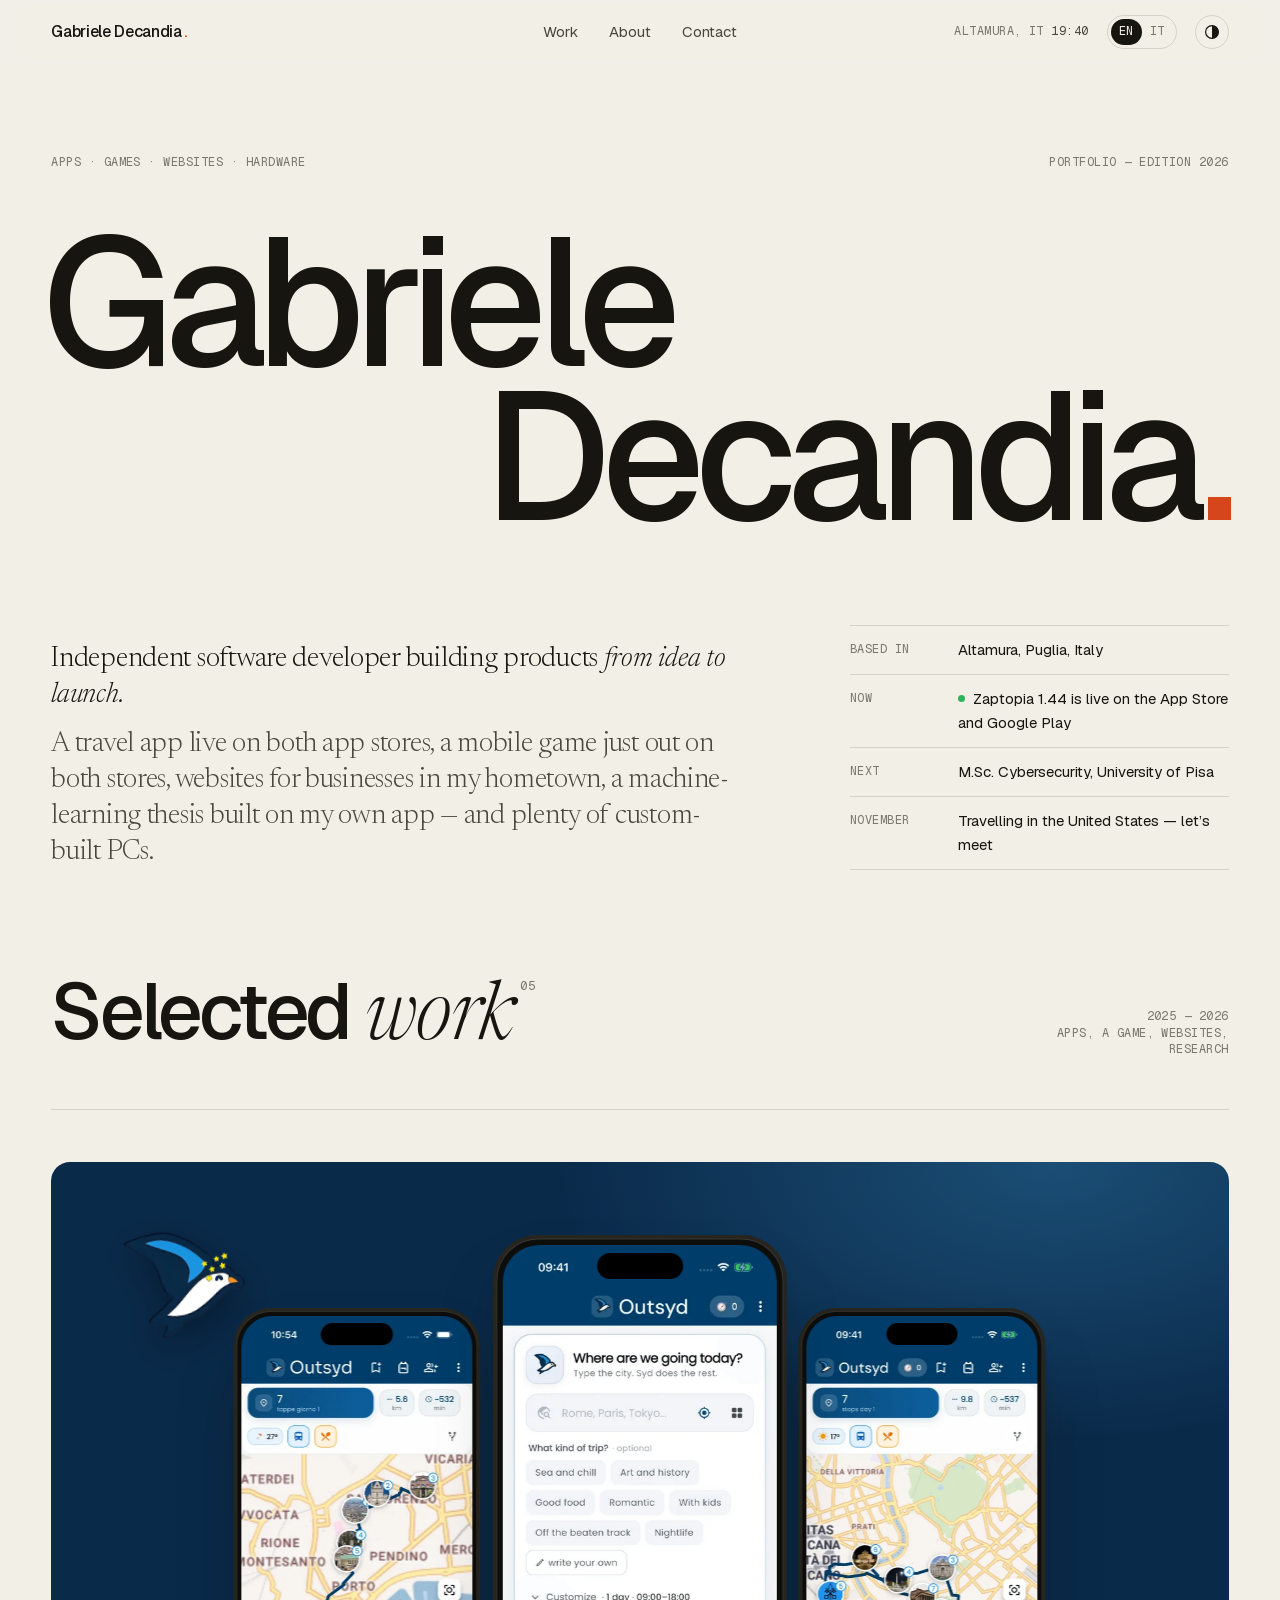
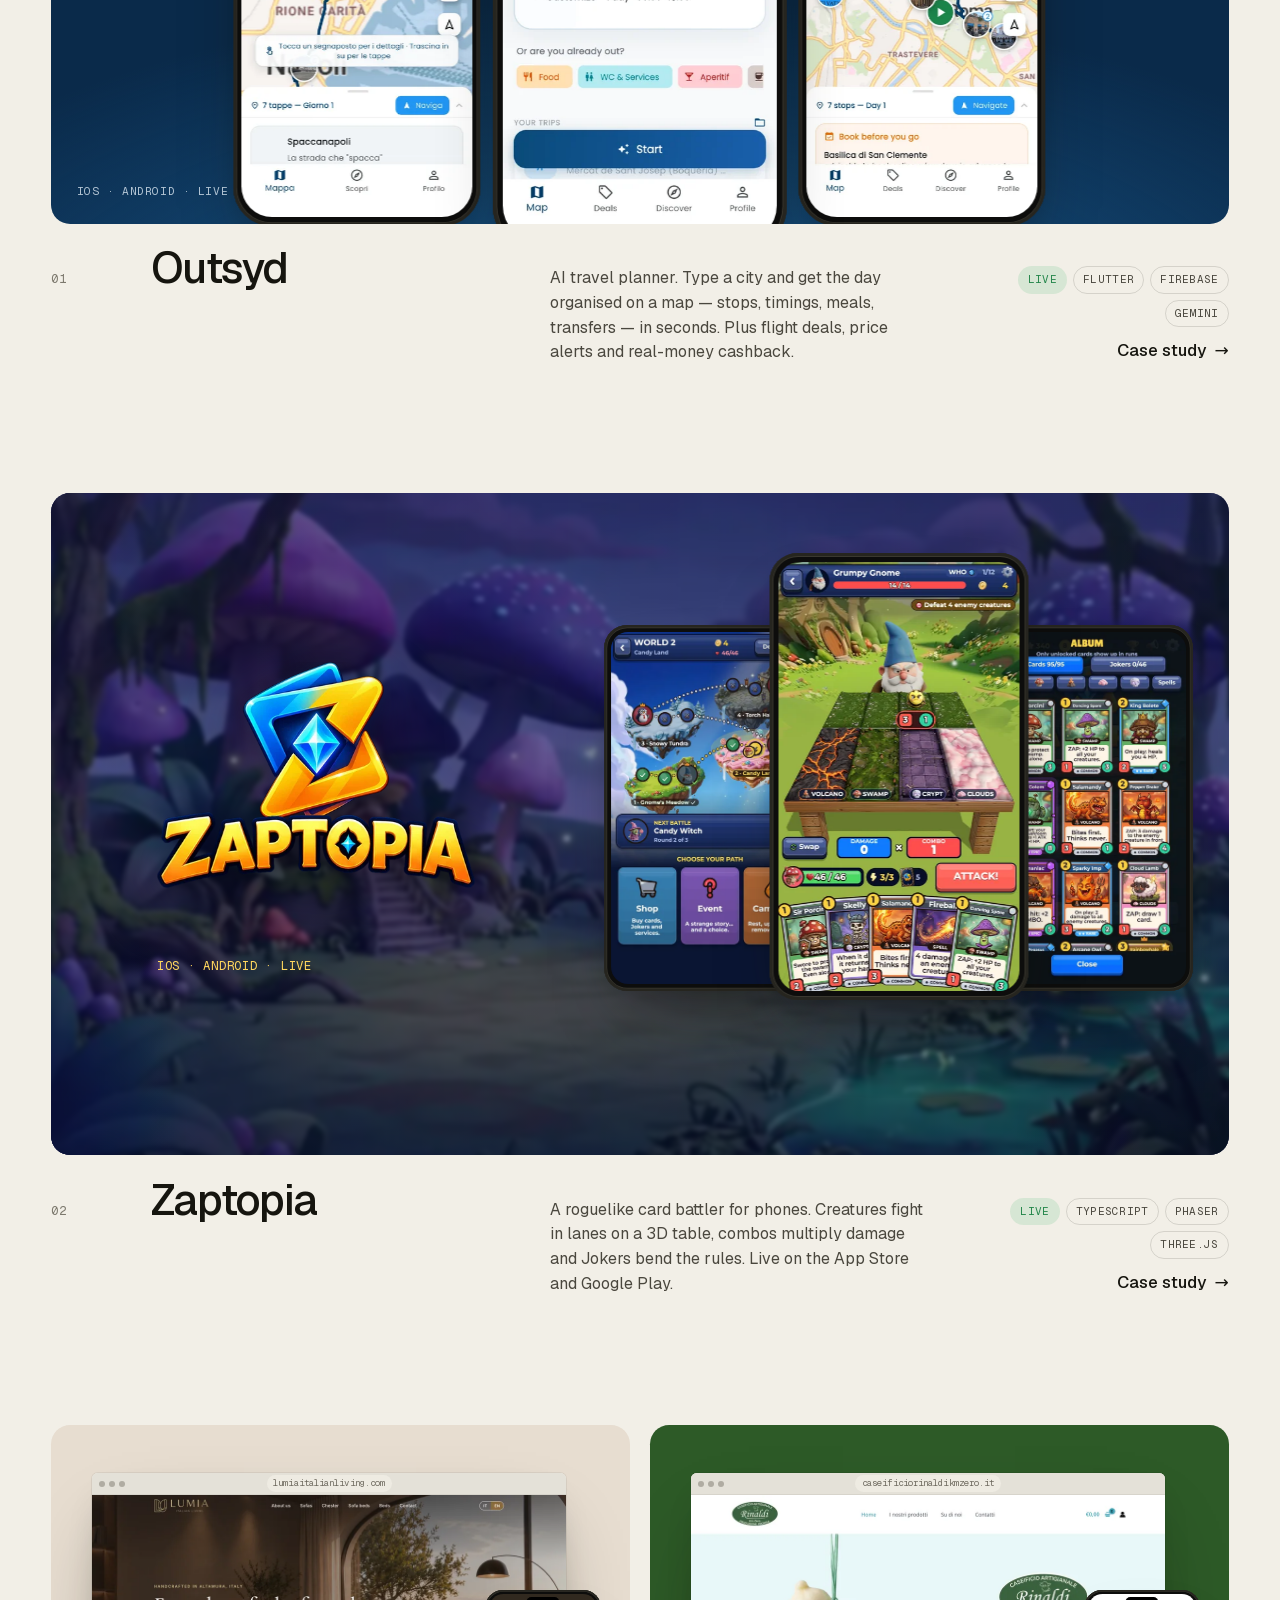
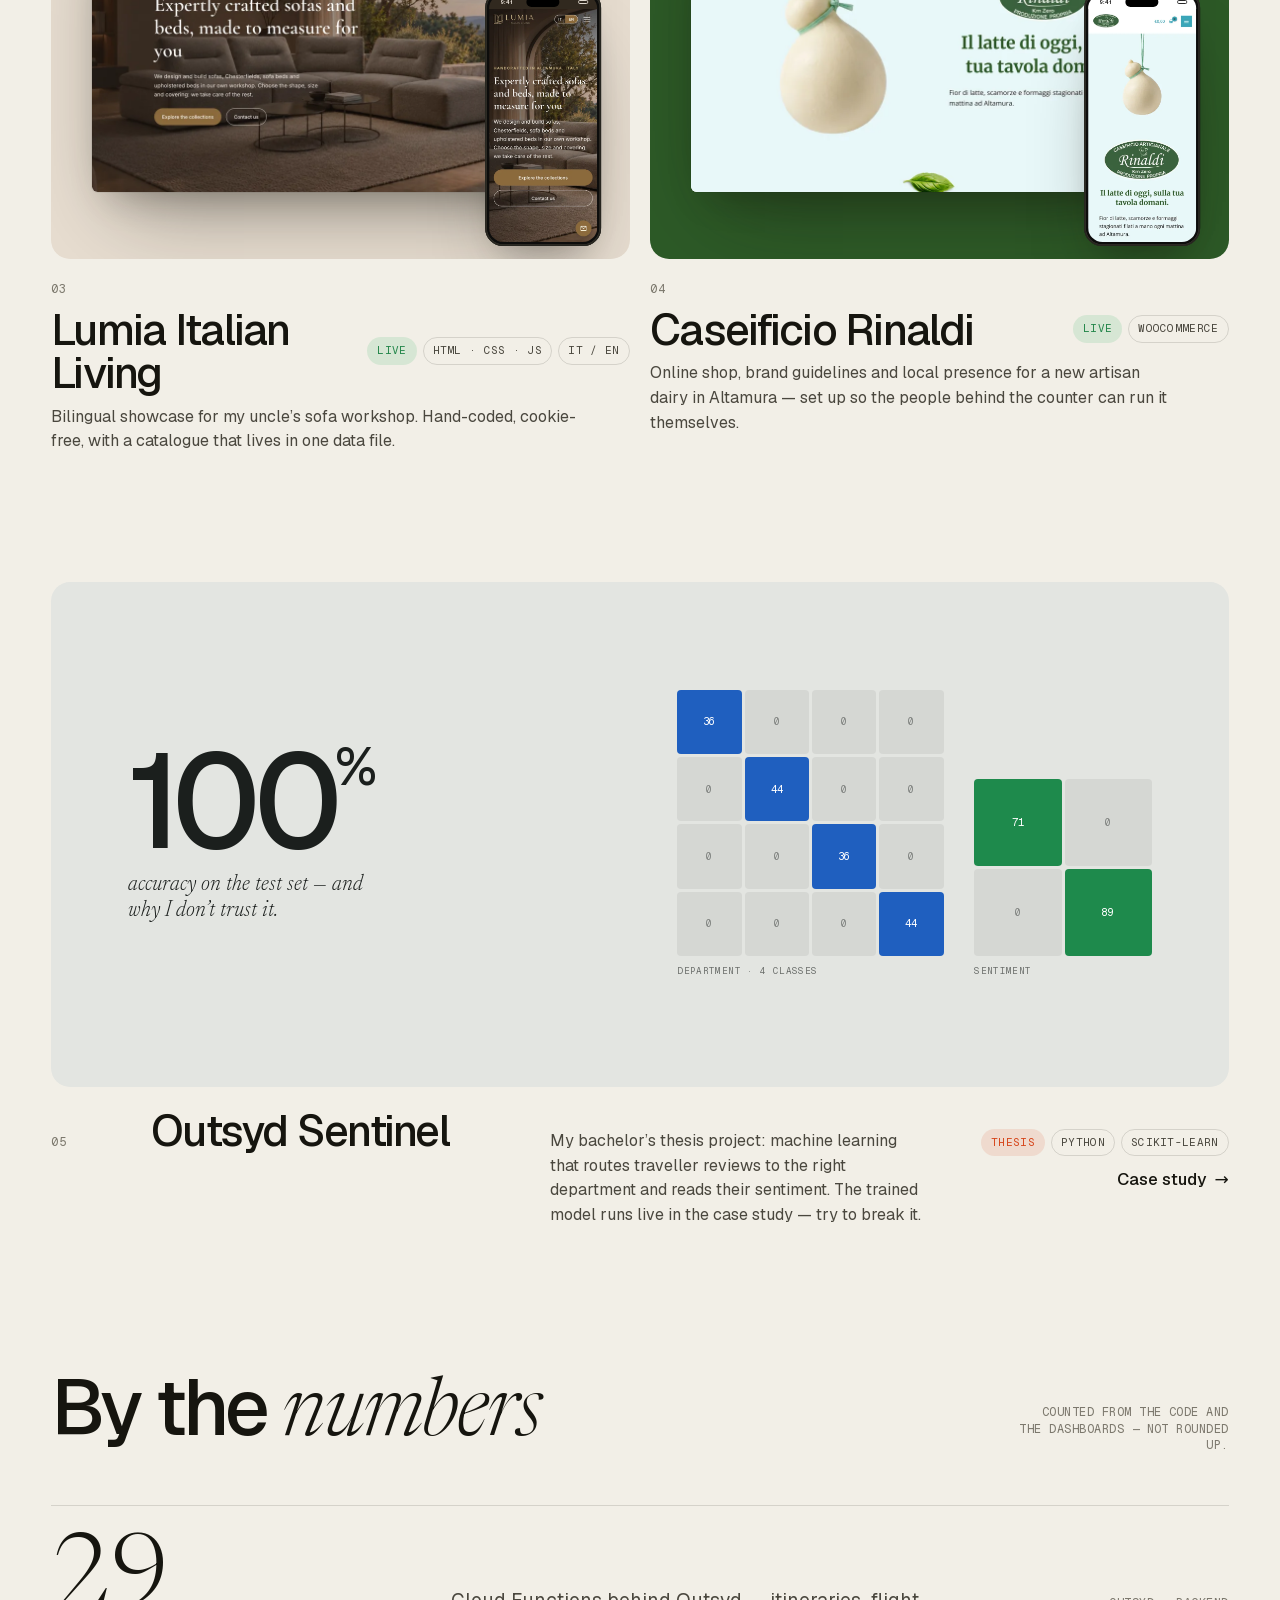
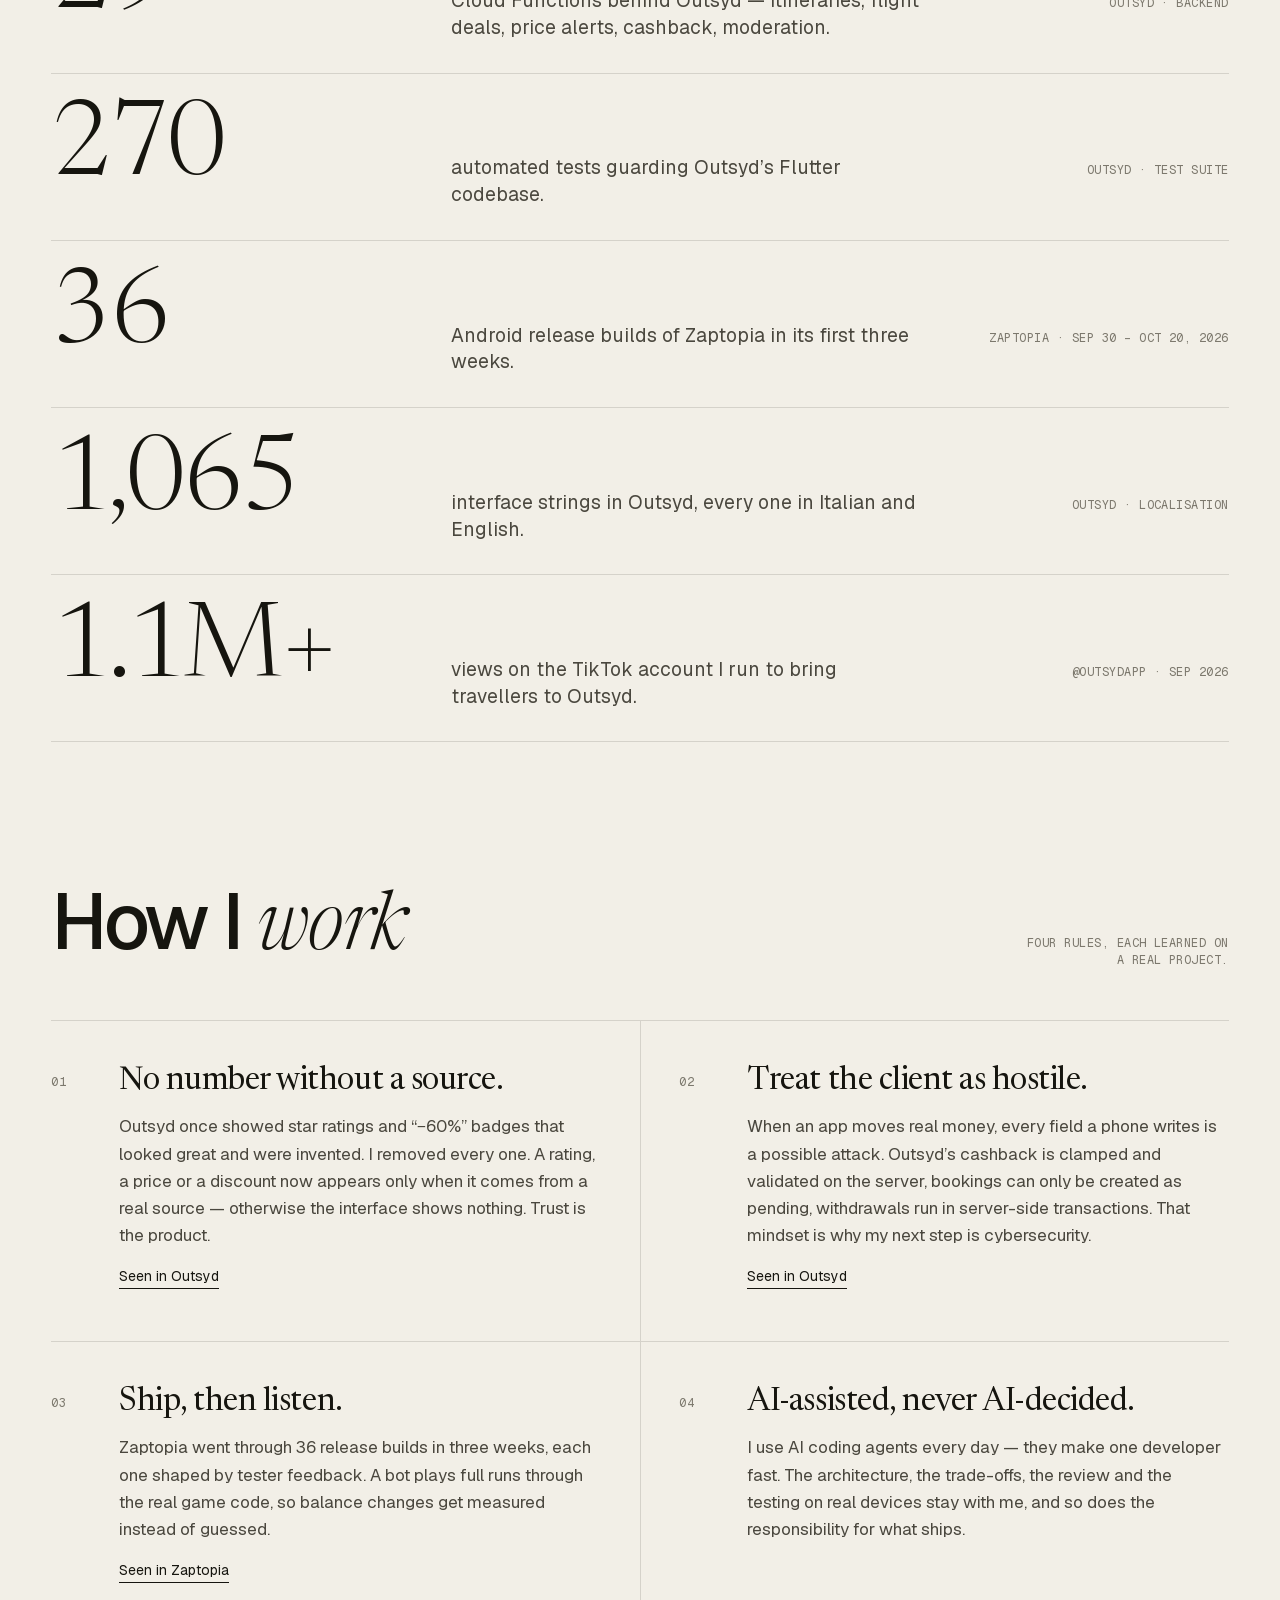
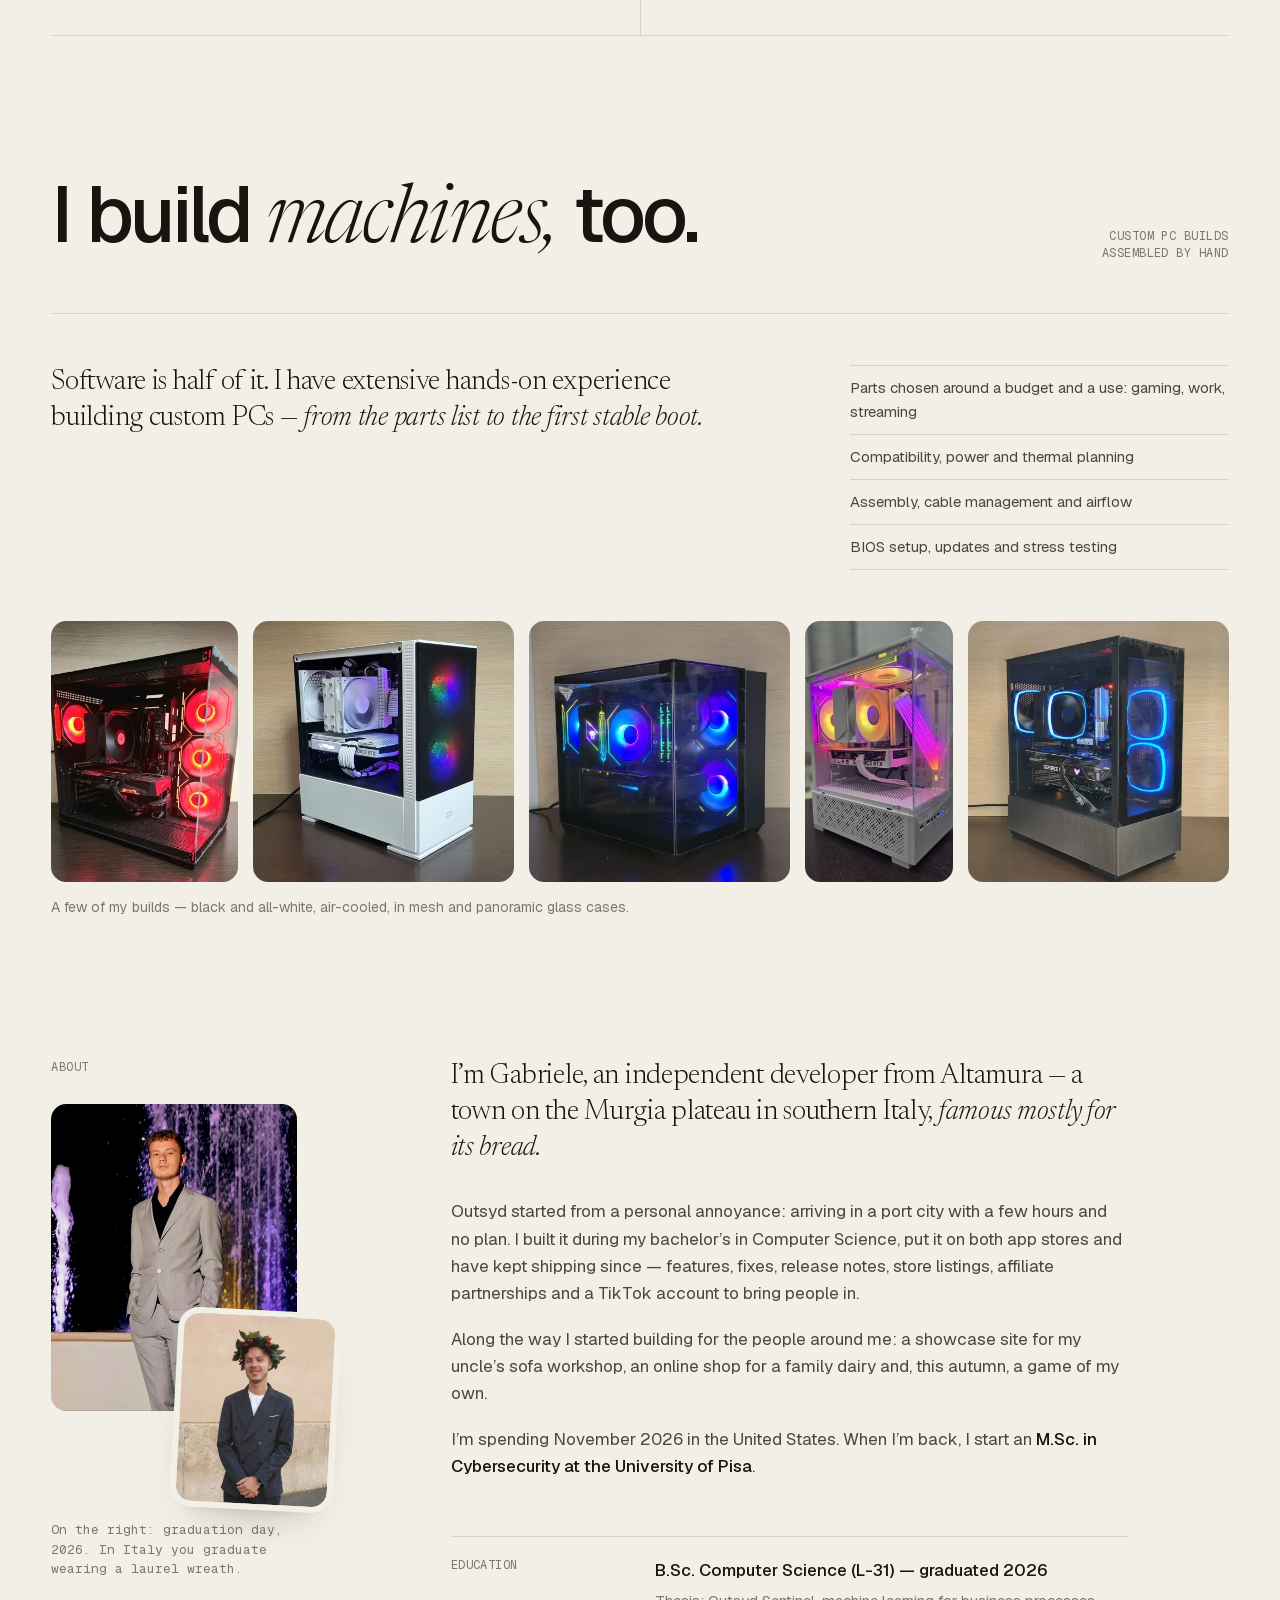
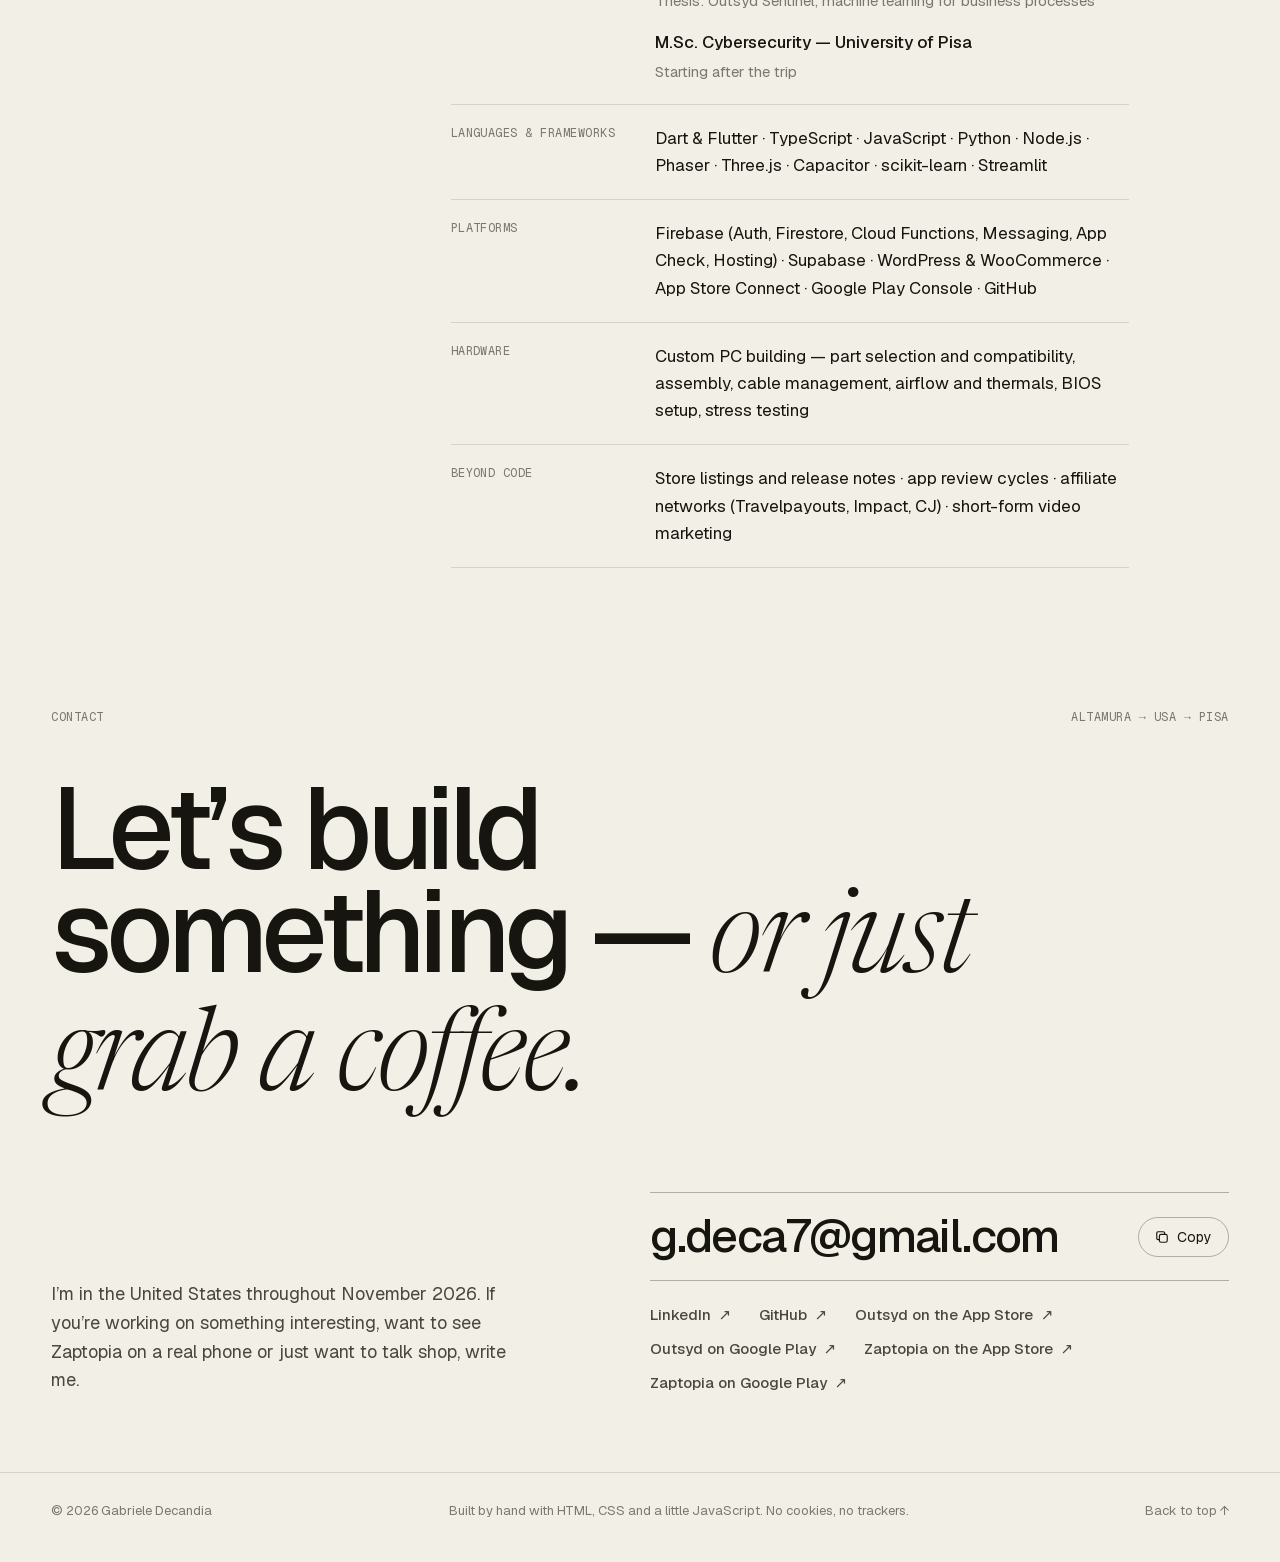
<file: index.html>
<!doctype html>
<html lang="en" class="no-js">
<head>
  <meta charset="utf-8">
  <meta name="viewport" content="width=device-width, initial-scale=1">
  <title>Gabriele Decandia — Independent software developer</title>
  <meta name="description" content="Gabriele Decandia is an independent software developer building products from idea to launch: Outsyd, an AI travel planner live on iOS and Android; Zaptopia, a roguelike card game live on iOS and Android; websites for local businesses; a machine-learning thesis; custom-built PCs.">
  <link rel="canonical" href="https://gabrideca7.github.io/">
  <link rel="alternate" hreflang="en" href="https://gabrideca7.github.io/">
  <link rel="alternate" hreflang="it" href="https://gabrideca7.github.io/it/">
  <link rel="alternate" hreflang="x-default" href="https://gabrideca7.github.io/">
  <meta name="author" content="Gabriele Decandia">

  <meta property="og:type" content="website">
  <meta property="og:site_name" content="Gabriele Decandia">
  <meta property="og:title" content="Gabriele Decandia — Independent software developer">
  <meta property="og:description" content="Building products from idea to launch: two apps on the App Store and Google Play, websites for local businesses, a machine-learning thesis and custom-built PCs.">
  <meta property="og:url" content="https://gabrideca7.github.io/">
  <meta property="og:image" content="https://gabrideca7.github.io/assets/img/og.jpg">
  <meta property="og:image:width" content="1200">
  <meta property="og:image:height" content="630">
  <meta name="twitter:card" content="summary_large_image">

  <meta name="theme-color" content="#f2efe7">
  <link rel="icon" href="favicon-32.png" type="image/png" sizes="32x32">
  <link rel="icon" href="favicon.png" type="image/png" sizes="64x64">
  <link rel="apple-touch-icon" href="apple-touch-icon.png">

  <link rel="preload" href="assets/fonts/geist.woff2" as="font" type="font/woff2" crossorigin>
  <link rel="preload" href="assets/fonts/newsreader.woff2" as="font" type="font/woff2" crossorigin>
  <link rel="stylesheet" href="assets/css/style.css?v=2026102702">
  <script>
    (function () {
      var d = document.documentElement;
      d.className = d.className.replace('no-js', 'js');
      try { var t = localStorage.getItem('theme'); if (t === 'dark' || t === 'light') d.dataset.theme = t; } catch (e) {}
    })();
  </script>
  <script src="assets/js/main.js?v=2026102702" defer></script>
  <script type="application/ld+json">
  {
    "@context": "https://schema.org",
    "@type": "Person",
    "name": "Gabriele Decandia",
    "url": "https://gabrideca7.github.io/",
    "email": "mailto:g.deca7@gmail.com",
    "jobTitle": "Independent software developer",
    "image": "https://gabrideca7.github.io/assets/img/about/portrait-760.webp",
    "homeLocation": { "@type": "Place", "name": "Altamura, Italy" },
    "sameAs": ["https://github.com/gabrideca7", "https://www.linkedin.com/in/gabriele-decandia-0a885b392"]
  }
  </script>
</head>
<body>
  <a class="skip-link" href="#main">Skip to content</a>

  <header class="site-header">
    <div class="wrap header-inner">
      <a class="brand" href="./" aria-label="Gabriele Decandia — home">Gabriele Decandia<span class="brand-dot">.</span></a>
      <nav class="nav" aria-label="Primary">
        <a href="#work">Work</a>
        <a href="#about">About</a>
        <a href="#contact">Contact</a>
      </nav>
      <div class="header-meta">
        <span class="clock mono" data-clock>Altamura, IT <time>--:--</time></span>
        <nav class="lang-switch mono" aria-label="Language"><span aria-current="true">EN</span><a href="it/" hreflang="it" lang="it" title="Versione italiana">IT</a></nav>
        <button class="theme-toggle" type="button" data-theme-toggle aria-label="Switch theme">
          <svg viewBox="0 0 16 16" aria-hidden="true"><circle cx="8" cy="8" r="6.4" fill="none" stroke="currentColor" stroke-width="1.2"/><path class="half" d="M8 1.6a6.4 6.4 0 0 1 0 12.8z" fill="currentColor"/></svg>
        </button>
      </div>
    </div>
  </header>

  <main id="main">
    <!-- Hero -->
    <section class="hero wrap" aria-labelledby="hero-title">
      <div class="hero-top">
        <span class="label">Apps · Games · Websites · Hardware</span>
        <span class="label">Portfolio — Edition 2026</span>
      </div>

      <h1 class="hero-title" id="hero-title">
        <span class="line line--1"><span>Gabriele</span></span>
        <span class="line line--2"><span>Decandia<span class="dot">.</span></span></span>
      </h1>

      <div class="grid hero-grid">
        <p class="lede hero-lede reveal">
          <span class="lede-lead">Independent software developer building products <em>from idea to launch.</em></span>
          A travel app live on both app stores, a mobile game just out on both stores, websites for businesses
          in my hometown, a machine-learning thesis built on my own app — and plenty of custom-built PCs.
        </p>
        <dl class="hero-facts reveal" style="--delay: .12s">
          <div><dt class="label">Based in</dt><dd>Altamura, Puglia, Italy</dd></div>
          <div><dt class="label">Now</dt><dd><span class="live-dot" aria-hidden="true"></span>Zaptopia 1.44 is live on the App Store and Google Play</dd></div>
          <div><dt class="label">Next</dt><dd>M.Sc. Cybersecurity, University of Pisa</dd></div>
          <div><dt class="label">November</dt><dd>Travelling in the United States — let’s meet</dd></div>
        </dl>
      </div>
    </section>

    <!-- Work -->
    <section class="section wrap" id="work" aria-labelledby="work-title" style="padding-top: 0">
      <div class="section-head reveal">
        <h2 class="h2" id="work-title">Selected <em>work</em><sup>05</sup></h2>
        <p class="label">2025 — 2026<br>Apps, a game, websites, research</p>
      </div>

      <div class="projects">

        <!-- 01 Outsyd -->
        <article class="project reveal">
          <a class="media media--outsyd" href="work/outsyd.html" aria-label="Outsyd — read the case study">
            <img class="syd" src="assets/img/outsyd/syd-360.webp" width="360" height="324" alt="" loading="lazy" decoding="async">
            <div class="phone"><div class="phone-screen"><img src="assets/img/outsyd/napoli-420.webp" srcset="assets/img/outsyd/napoli-420.webp 420w, assets/img/outsyd/napoli-760.webp 760w" sizes="(max-width: 700px) 42vw, 22vw" width="420" height="913" alt="Outsyd: a day itinerary in Naples drawn on the map" loading="lazy" decoding="async"></div></div>
            <div class="phone"><div class="phone-screen"><img src="assets/img/outsyd/home-420.webp" srcset="assets/img/outsyd/home-420.webp 420w, assets/img/outsyd/home-760.webp 760w" sizes="(max-width: 700px) 52vw, 26vw" width="420" height="913" alt="Outsyd home screen: “Where are we going today?”" loading="lazy" decoding="async"></div></div>
            <div class="phone"><div class="phone-screen"><img src="assets/img/outsyd/roma-420.webp" srcset="assets/img/outsyd/roma-420.webp 420w, assets/img/outsyd/roma-760.webp 760w" sizes="(max-width: 700px) 42vw, 22vw" width="420" height="913" alt="Outsyd: a walking route through Rome with numbered stops" loading="lazy" decoding="async"></div></div>
            <span class="media-caption">iOS · Android · Live</span>
          </a>
          <div class="grid project-info">
            <span class="project-num mono">01</span>
            <h3 class="project-title"><a href="work/outsyd.html">Outsyd</a></h3>
            <p class="project-desc">AI travel planner. Type a city and get the day organised on a map — stops, timings, meals, transfers — in seconds. Plus flight deals, price alerts and real-money cashback.</p>
            <div class="project-side">
              <ul class="tags" aria-label="Tags">
                <li class="tag tag--live">Live</li>
                <li class="tag">Flutter</li>
                <li class="tag">Firebase</li>
                <li class="tag">Gemini</li>
              </ul>
              <a class="arrow-link" href="work/outsyd.html">Case study <span class="arrow" aria-hidden="true">→</span></a>
            </div>
          </div>
        </article>

        <!-- 02 Zaptopia -->
        <article class="project reveal">
          <a class="media media--zaptopia" href="work/zaptopia.html" aria-label="Zaptopia — read the case study">
            <img class="env" src="assets/img/zaptopia/env-1400.webp" width="1024" height="572" alt="" loading="lazy" decoding="async">
            <img class="zap-logo" src="assets/img/zaptopia/logo-480.webp" srcset="assets/img/zaptopia/logo-480.webp 480w, assets/img/zaptopia/logo-900.webp 900w" sizes="(max-width: 700px) 50vw, 26vw" width="480" height="342" alt="Zaptopia" loading="lazy" decoding="async">
            <span class="zap-sub">iOS · Android · Live</span>
            <div class="phone phone--plain"><div class="phone-screen"><img src="assets/img/zaptopia/map-420.webp" srcset="assets/img/zaptopia/map-420.webp 420w, assets/img/zaptopia/map-760.webp 760w" sizes="(max-width: 700px) 40vw, 18vw" width="420" height="747" alt="Zaptopia world map with floating islands and a choice of path" loading="lazy" decoding="async"></div></div>
            <div class="phone phone--plain"><div class="phone-screen"><img src="assets/img/zaptopia/battle-420.webp" srcset="assets/img/zaptopia/battle-420.webp 420w, assets/img/zaptopia/battle-760.webp 760w" sizes="(max-width: 700px) 46vw, 22vw" width="420" height="747" alt="A Zaptopia battle: a gnome boss across a four-lane 3D table" loading="lazy" decoding="async"></div></div>
            <div class="phone phone--plain"><div class="phone-screen"><img src="assets/img/zaptopia/album-420.webp" srcset="assets/img/zaptopia/album-420.webp 420w, assets/img/zaptopia/album-760.webp 760w" sizes="(max-width: 700px) 40vw, 18vw" width="420" height="747" alt="Zaptopia card album with illustrated creature cards" loading="lazy" decoding="async"></div></div>
          </a>
          <div class="grid project-info">
            <span class="project-num mono">02</span>
            <h3 class="project-title"><a href="work/zaptopia.html">Zaptopia</a></h3>
            <p class="project-desc">A roguelike card battler for phones. Creatures fight in lanes on a 3D table, combos multiply damage and Jokers bend the rules. Live on the App Store and Google Play.</p>
            <div class="project-side">
              <ul class="tags" aria-label="Tags">
                <li class="tag tag--live">Live</li>
                <li class="tag">TypeScript</li>
                <li class="tag">Phaser</li>
                <li class="tag">Three.js</li>
              </ul>
              <a class="arrow-link" href="work/zaptopia.html">Case study <span class="arrow" aria-hidden="true">→</span></a>
            </div>
          </div>
        </article>

        <!-- 03 + 04 Websites -->
        <div class="project-pair">
          <article class="project reveal">
            <a class="media media--43 media--site media--nicoletti" href="work/nicoletti.html" aria-label="Lumia Italian Living — read the case study">
              <div class="browser-wrap">
                <div class="browser">
                  <div class="browser-bar"><span class="browser-dots"><i></i><i></i><i></i></span><span class="browser-url">lumiaitalianliving.com</span><span></span></div>
                  <div class="browser-view"><img src="assets/img/nicoletti/desk-960.webp" srcset="assets/img/nicoletti/desk-960.webp 960w, assets/img/nicoletti/desk-1600.webp 1600w" sizes="(max-width: 900px) 90vw, 40vw" width="960" height="600" alt="Lumia Italian Living website: a modular sofa in a living room with a view, headline “Expertly crafted sofas and beds”" loading="lazy" decoding="async"></div>
                </div>
              </div>
              <div class="phone phone--web" style="--sb:#31291f; --sbfg:#f4ece2"><div class="phone-screen"><span class="phone-status" aria-hidden="true">9:41<i></i></span><img src="assets/img/nicoletti/mobile-420.webp" srcset="assets/img/nicoletti/mobile-420.webp 420w, assets/img/nicoletti/mobile-760.webp 760w" sizes="(max-width: 700px) 46vw, 10vw" width="420" height="909" alt="Lumia Italian Living website on a phone, in English" loading="lazy" decoding="async"></div></div>
            </a>
            <div class="grid project-info">
              <span class="project-num mono">03</span>
              <h3 class="project-title"><a href="work/nicoletti.html">Lumia Italian Living</a></h3>
              <p class="project-desc">Bilingual showcase for my uncle’s sofa workshop. Hand-coded, cookie-free, with a catalogue that lives in one data file.</p>
              <div class="project-side">
                <ul class="tags" aria-label="Tags">
                  <li class="tag tag--live">Live</li>
                  <li class="tag">HTML · CSS · JS</li>
                  <li class="tag">IT / EN</li>
                </ul>
              </div>
            </div>
          </article>

          <article class="project reveal" style="--delay: .1s">
            <a class="media media--43 media--site media--rinaldi" href="work/rinaldi.html" aria-label="Caseificio Rinaldi Km Zero — read the case study">
              <div class="browser-wrap">
                <div class="browser">
                  <div class="browser-bar"><span class="browser-dots"><i></i><i></i><i></i></span><span class="browser-url">caseificiorinaldikmzero.it</span><span></span></div>
                  <div class="browser-view"><img src="assets/img/rinaldi/desk-960.webp" srcset="assets/img/rinaldi/desk-960.webp 960w, assets/img/rinaldi/desk-1600.webp 1600w" sizes="(max-width: 900px) 90vw, 40vw" width="960" height="600" alt="Caseificio Rinaldi website: a hanging caciocavallo next to the headline “Il latte di oggi, sulla tua tavola domani”" loading="lazy" decoding="async"></div>
                </div>
              </div>
              <div class="phone phone--web" style="--sb:#ffffff; --sbfg:#111111"><div class="phone-screen"><span class="phone-status" aria-hidden="true">9:41<i></i></span><img src="assets/img/rinaldi/mobile-420.webp" srcset="assets/img/rinaldi/mobile-420.webp 420w, assets/img/rinaldi/mobile-760.webp 760w" sizes="(max-width: 700px) 46vw, 10vw" width="420" height="909" alt="Caseificio Rinaldi website on a phone" loading="lazy" decoding="async"></div></div>
            </a>
            <div class="grid project-info">
              <span class="project-num mono">04</span>
              <h3 class="project-title"><a href="work/rinaldi.html">Caseificio Rinaldi</a></h3>
              <p class="project-desc">Online shop, brand guidelines and local presence for a new artisan dairy in Altamura — set up so the people behind the counter can run it themselves.</p>
              <div class="project-side">
                <ul class="tags" aria-label="Tags">
                  <li class="tag tag--live">Live</li>
                  <li class="tag">WooCommerce</li>
                </ul>
              </div>
            </div>
          </article>
        </div>

        <!-- 05 Sentinel -->
        <article class="project reveal">
          <a class="media media--wide media--sentinel" href="work/sentinel.html" aria-label="Outsyd Sentinel — read the case study">
            <div>
              <p class="sentinel-score">100<small>%</small></p>
              <p class="sentinel-note">accuracy on the test set — and why I don’t trust it.</p>
            </div>
            <div class="sentinel-mats" aria-hidden="true">
              <div class="cm">
                <div class="cm-grid" style="--n: 4">
                  <span class="cm-cell hot" style="--v: 1">36</span><span class="cm-cell" style="--v: 0">0</span><span class="cm-cell" style="--v: 0">0</span><span class="cm-cell" style="--v: 0">0</span>
                  <span class="cm-cell" style="--v: 0">0</span><span class="cm-cell hot" style="--v: 1">44</span><span class="cm-cell" style="--v: 0">0</span><span class="cm-cell" style="--v: 0">0</span>
                  <span class="cm-cell" style="--v: 0">0</span><span class="cm-cell" style="--v: 0">0</span><span class="cm-cell hot" style="--v: 1">36</span><span class="cm-cell" style="--v: 0">0</span>
                  <span class="cm-cell" style="--v: 0">0</span><span class="cm-cell" style="--v: 0">0</span><span class="cm-cell" style="--v: 0">0</span><span class="cm-cell hot" style="--v: 1">44</span>
                </div>
                <p class="cm-cap">Department · 4 classes</p>
              </div>
              <div class="cm cm--sent">
                <div class="cm-grid" style="--n: 2">
                  <span class="cm-cell hot" style="--v: 1">71</span><span class="cm-cell" style="--v: 0">0</span>
                  <span class="cm-cell" style="--v: 0">0</span><span class="cm-cell hot" style="--v: 1">89</span>
                </div>
                <p class="cm-cap">Sentiment</p>
              </div>
            </div>
          </a>
          <div class="grid project-info">
            <span class="project-num mono">05</span>
            <h3 class="project-title"><a href="work/sentinel.html">Outsyd Sentinel</a></h3>
            <p class="project-desc">My bachelor’s thesis project: machine learning that routes traveller reviews to the right department and reads their sentiment. The trained model runs live in the case study — try to break it.</p>
            <div class="project-side">
              <ul class="tags" aria-label="Tags">
                <li class="tag tag--status">Thesis</li>
                <li class="tag">Python</li>
                <li class="tag">scikit-learn</li>
              </ul>
              <a class="arrow-link" href="work/sentinel.html">Case study <span class="arrow" aria-hidden="true">→</span></a>
            </div>
          </div>
        </article>
      </div>
    </section>

    <!-- Numbers -->
    <section class="section wrap" aria-labelledby="numbers-title" style="padding-top: 0">
      <div class="section-head reveal">
        <h2 class="h2" id="numbers-title">By the <em>numbers</em></h2>
        <p class="label">Counted from the code and the dashboards — not rounded up.</p>
      </div>
      <ol class="numbers">
        <li class="grid number reveal">
          <span class="number-value">29</span>
          <span class="number-label">Cloud Functions behind Outsyd — itineraries, flight deals, price alerts, cashback, moderation.</span>
          <span class="number-source label">Outsyd · backend</span>
        </li>
        <li class="grid number reveal">
          <span class="number-value">270</span>
          <span class="number-label">automated tests guarding Outsyd’s Flutter codebase.</span>
          <span class="number-source label">Outsyd · test suite</span>
        </li>
        <li class="grid number reveal">
          <span class="number-value">36</span>
          <span class="number-label">Android release builds of Zaptopia in its first three weeks.</span>
          <span class="number-source label">Zaptopia · Sep 30 – Oct 20, 2026</span>
        </li>
        <li class="grid number reveal">
          <span class="number-value">1,065</span>
          <span class="number-label">interface strings in Outsyd, every one in Italian and English.</span>
          <span class="number-source label">Outsyd · localisation</span>
        </li>
        <li class="grid number reveal">
          <span class="number-value">1.1M+</span>
          <span class="number-label">views on the TikTok account I run to bring travellers to Outsyd.</span>
          <span class="number-source label">@outsydapp · Sep 2026</span>
        </li>
      </ol>
    </section>

    <!-- Principles -->
    <section class="section wrap" aria-labelledby="how-title" style="padding-top: 0">
      <div class="section-head reveal">
        <h2 class="h2" id="how-title">How I <em>work</em></h2>
        <p class="label">Four rules, each learned on a real project.</p>
      </div>
      <div class="principles">
        <article class="principle reveal">
          <span class="label">01</span>
          <div>
            <h3>No number without a source.</h3>
            <p>Outsyd once showed star ratings and “−60%” badges that looked great and were invented. I removed every one. A rating, a price or a discount now appears only when it comes from a real source — otherwise the interface shows nothing. Trust is the product.</p>
            <a class="seen text-link" href="work/outsyd.html#decisions">Seen in Outsyd</a>
          </div>
        </article>
        <article class="principle reveal" style="--delay: .08s">
          <span class="label">02</span>
          <div>
            <h3>Treat the client as hostile.</h3>
            <p>When an app moves real money, every field a phone writes is a possible attack. Outsyd’s cashback is clamped and validated on the server, bookings can only be created as pending, withdrawals run in server-side transactions. That mindset is why my next step is cybersecurity.</p>
            <a class="seen text-link" href="work/outsyd.html#decisions">Seen in Outsyd</a>
          </div>
        </article>
        <article class="principle reveal">
          <span class="label">03</span>
          <div>
            <h3>Ship, then listen.</h3>
            <p>Zaptopia went through 36 release builds in three weeks, each one shaped by tester feedback. A bot plays full runs through the real game code, so balance changes get measured instead of guessed.</p>
            <a class="seen text-link" href="work/zaptopia.html#engineering">Seen in Zaptopia</a>
          </div>
        </article>
        <article class="principle reveal" style="--delay: .08s">
          <span class="label">04</span>
          <div>
            <h3>AI-assisted, never AI-decided.</h3>
            <p>I use AI coding agents every day — they make one developer fast. The architecture, the trade-offs, the review and the testing on real devices stay with me, and so does the responsibility for what ships.</p>
          </div>
        </article>
      </div>
    </section>

    <!-- PC builds -->
    <section class="section wrap" id="builds" aria-labelledby="builds-title" style="padding-top: 0">
      <div class="section-head reveal">
        <h2 class="h2" id="builds-title">I build <em>machines,</em> too.</h2>
        <p class="label">Custom PC builds<br>Assembled by hand</p>
      </div>
      <div class="grid builds-intro">
        <p class="lede reveal">Software is half of it. I have extensive hands-on experience building custom PCs — <em>from the parts list to the first stable boot.</em></p>
        <div class="builds-skills reveal" style="--delay: .1s">
          <ul>
            <li>Parts chosen around a budget and a use: gaming, work, streaming</li>
            <li>Compatibility, power and thermal planning</li>
            <li>Assembly, cable management and airflow</li>
            <li>BIOS setup, updates and stress testing</li>
          </ul>
        </div>
      </div>
      <div class="builds reveal" role="list" aria-label="Custom PC builds">
          <figure role="listitem" style="--r: 0.7172"><img src="assets/img/builds/red-344.webp" srcset="assets/img/builds/red-344.webp 344w, assets/img/builds/red-645.webp 645w" sizes="(max-width: 800px) 273px, 16vw" width="344" height="480" alt="Black dual-chamber build with red fans, a tower air cooler and a GeForce RTX graphics card" loading="lazy" decoding="async"></figure>
          <figure role="listitem" style="--r: 1"><img src="assets/img/builds/white-mesh-480.webp" srcset="assets/img/builds/white-mesh-480.webp 480w, assets/img/builds/white-mesh-900.webp 900w" sizes="(max-width: 800px) 380px, 22vw" width="480" height="480" alt="All-white build in a mesh case: white tower cooler, white GeForce RTX and white sleeved cables" loading="lazy" decoding="async"></figure>
          <figure role="listitem" style="--r: 1"><img src="assets/img/builds/cube-480.webp" srcset="assets/img/builds/cube-480.webp 480w, assets/img/builds/cube-900.webp 900w" sizes="(max-width: 800px) 380px, 22vw" width="480" height="480" alt="Black cube case with glass panels and blue and purple RGB fans" loading="lazy" decoding="async"></figure>
          <figure role="listitem" style="--r: 0.5664"><img src="assets/img/builds/white-panoramic-272.webp" srcset="assets/img/builds/white-panoramic-272.webp 272w, assets/img/builds/white-panoramic-510.webp 510w" sizes="(max-width: 800px) 215px, 12vw" width="272" height="480" alt="Compact white panoramic build with an RGB air cooler and a white sleeved GPU cable" loading="lazy" decoding="async"></figure>
          <figure role="listitem" style="--r: 1"><img src="assets/img/builds/blue-480.webp" srcset="assets/img/builds/blue-480.webp 480w, assets/img/builds/blue-900.webp 900w" sizes="(max-width: 800px) 380px, 22vw" width="480" height="480" alt="Black build with blue ring fans, a tower cooler and a GeForce RTX card" loading="lazy" decoding="async"></figure>
      </div>
      <p class="builds-note">A few of my builds — black and all-white, air-cooled, in mesh and panoramic glass cases.</p>
    </section>

    <!-- About -->
    <section class="section wrap" id="about" aria-labelledby="about-title" style="padding-top: 0">
      <div class="grid about-grid">
        <div class="about-label">
          <h2 class="label reveal" id="about-title">About</h2>
          <div class="about-photos reveal">
            <figure class="about-photo about-photo--main">
              <img src="assets/img/about/portrait-480.webp" srcset="assets/img/about/portrait-480.webp 480w, assets/img/about/portrait-760.webp 760w" sizes="(max-width: 1000px) 46vw, 22vw" width="480" height="600" alt="Gabriele Decandia in a grey suit in front of a lit fountain at night" loading="lazy" decoding="async">
            </figure>
            <figure class="about-photo about-photo--grad">
              <img src="assets/img/about/graduation-480.webp" srcset="assets/img/about/graduation-480.webp 480w, assets/img/about/graduation-660.webp 660w" sizes="(max-width: 1000px) 46vw, 14vw" width="480" height="600" alt="Gabriele on graduation day, wearing the traditional laurel wreath" loading="lazy" decoding="async">
            </figure>
            <p class="about-caption label">On the right: graduation day, 2026. In Italy you graduate wearing a laurel wreath.</p>
          </div>
        </div>
        <div class="about-body">
          <p class="lede reveal">I’m Gabriele, an independent developer from Altamura — a town on the Murgia plateau in southern Italy, <em>famous mostly for its bread.</em></p>
          <div class="prose reveal">
            <p>Outsyd started from a personal annoyance: arriving in a port city with a few hours and no plan. I built it during my bachelor’s in Computer Science, put it on both app stores and have kept shipping since — features, fixes, release notes, store listings, affiliate partnerships and a TikTok account to bring people in.</p>
            <p>Along the way I started building for the people around me: a showcase site for my uncle’s sofa workshop, an online shop for a family dairy and, this autumn, a game of my own.</p>
            <p>I’m spending November 2026 in the United States. When I’m back, I start an <strong>M.Sc. in Cybersecurity at the University of Pisa</strong>.</p>
          </div>

          <dl class="facts-list reveal">
            <div class="facts-row">
              <dt class="label">Education</dt>
              <dd>
                <div class="edu"><strong>B.Sc. Computer Science (L-31) — graduated 2026</strong><span>Thesis: Outsyd Sentinel, machine learning for business processes</span></div>
                <div class="edu mt-s"><strong>M.Sc. Cybersecurity — University of Pisa</strong><span>Starting after the trip</span></div>
              </dd>
            </div>
            <div class="facts-row">
              <dt class="label">Languages &amp; frameworks</dt>
              <dd>Dart &amp; Flutter · TypeScript · JavaScript · Python · Node.js · Phaser · Three.js · Capacitor · scikit-learn · Streamlit</dd>
            </div>
            <div class="facts-row">
              <dt class="label">Platforms</dt>
              <dd>Firebase (Auth, Firestore, Cloud Functions, Messaging, App Check, Hosting) · Supabase · WordPress &amp; WooCommerce · App Store Connect · Google Play Console · GitHub</dd>
            </div>
            <div class="facts-row">
              <dt class="label">Hardware</dt>
              <dd>Custom PC building — part selection and compatibility, assembly, cable management, airflow and thermals, BIOS setup, stress testing</dd>
            </div>
            <div class="facts-row">
              <dt class="label">Beyond code</dt>
              <dd>Store listings and release notes · app review cycles · affiliate networks (Travelpayouts, Impact, CJ) · short-form video marketing</dd>
            </div>
          </dl>
        </div>
      </div>
    </section>

    <!-- Contact -->
    <section class="section wrap contact" id="contact" aria-labelledby="contact-title" style="padding-top: 0">
      <div class="section-head reveal" style="border-bottom: 0; margin-bottom: 0">
        <span class="label">Contact</span>
        <span class="label">Altamura → USA → Pisa</span>
      </div>
      <h2 class="contact-title reveal" id="contact-title">Let’s build something — <em>or just grab a coffee.</em></h2>
      <div class="grid contact-grid">
        <p class="contact-copy reveal">I’m in the United States throughout November 2026. If you’re working on something interesting, want to see Zaptopia on a real phone or just want to talk shop, write me.</p>
        <div class="contact-action reveal" style="--delay: .1s">
          <div class="email">
            <a class="email-link" href="mailto:g.deca7@gmail.com">g.deca7@gmail.com</a>
            <button class="copy-btn" type="button" data-copy="g.deca7@gmail.com" aria-live="polite">
              <svg width="14" height="14" viewBox="0 0 16 16" fill="none" stroke="currentColor" stroke-width="1.3" aria-hidden="true"><rect x="5" y="5" width="9" height="9" rx="2"/><path d="M11 5V3.5A1.5 1.5 0 0 0 9.5 2h-6A1.5 1.5 0 0 0 2 3.5v6A1.5 1.5 0 0 0 3.5 11H5"/></svg>
              <span>Copy</span>
            </button>
          </div>
          <div class="contact-links">
            <a class="arrow-link arrow-link--ne" href="https://www.linkedin.com/in/gabriele-decandia-0a885b392" target="_blank" rel="noopener">LinkedIn <span class="arrow" aria-hidden="true">↗</span></a>
            <a class="arrow-link arrow-link--ne" href="https://github.com/gabrideca7" target="_blank" rel="noopener">GitHub <span class="arrow" aria-hidden="true">↗</span></a>
            <a class="arrow-link arrow-link--ne" href="https://apps.apple.com/app/id6756832439" target="_blank" rel="noopener">Outsyd on the App Store <span class="arrow" aria-hidden="true">↗</span></a>
            <a class="arrow-link arrow-link--ne" href="https://play.google.com/store/apps/details?id=dev.outsyd.app" target="_blank" rel="noopener">Outsyd on Google Play <span class="arrow" aria-hidden="true">↗</span></a>
            <a class="arrow-link arrow-link--ne" href="https://apps.apple.com/app/id6819222989" target="_blank" rel="noopener">Zaptopia on the App Store <span class="arrow" aria-hidden="true">↗</span></a>
            <a class="arrow-link arrow-link--ne" href="https://play.google.com/store/apps/details?id=com.zaptopia.game" target="_blank" rel="noopener">Zaptopia on Google Play <span class="arrow" aria-hidden="true">↗</span></a>
          </div>
        </div>
      </div>
    </section>
  </main>

  <footer class="site-footer">
    <div class="wrap footer-inner">
      <span>© <span data-year>2026</span> Gabriele Decandia</span>
      <span>Built by hand with HTML, CSS and a little JavaScript. No cookies, no trackers.</span>
      <a href="#main">Back to top ↑</a>
    </div>
  </footer>
</body>
</html>
</file>
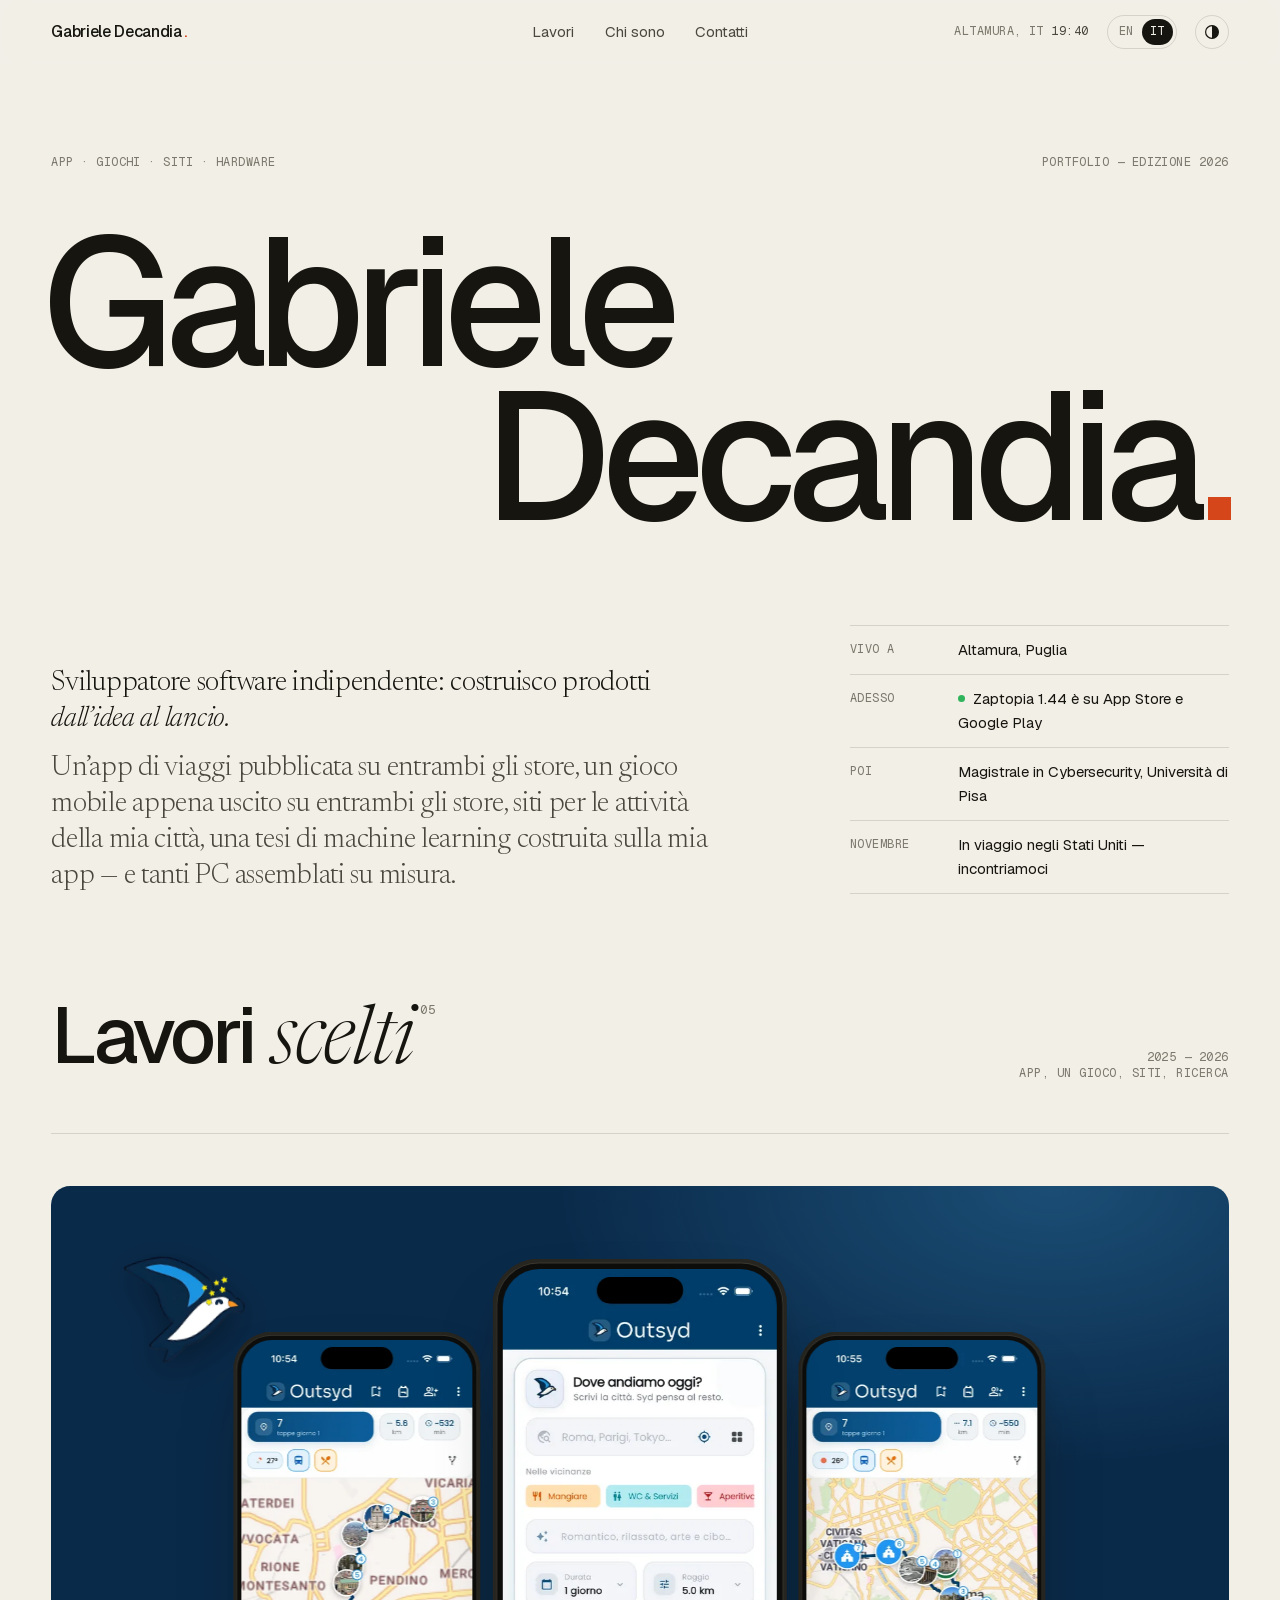
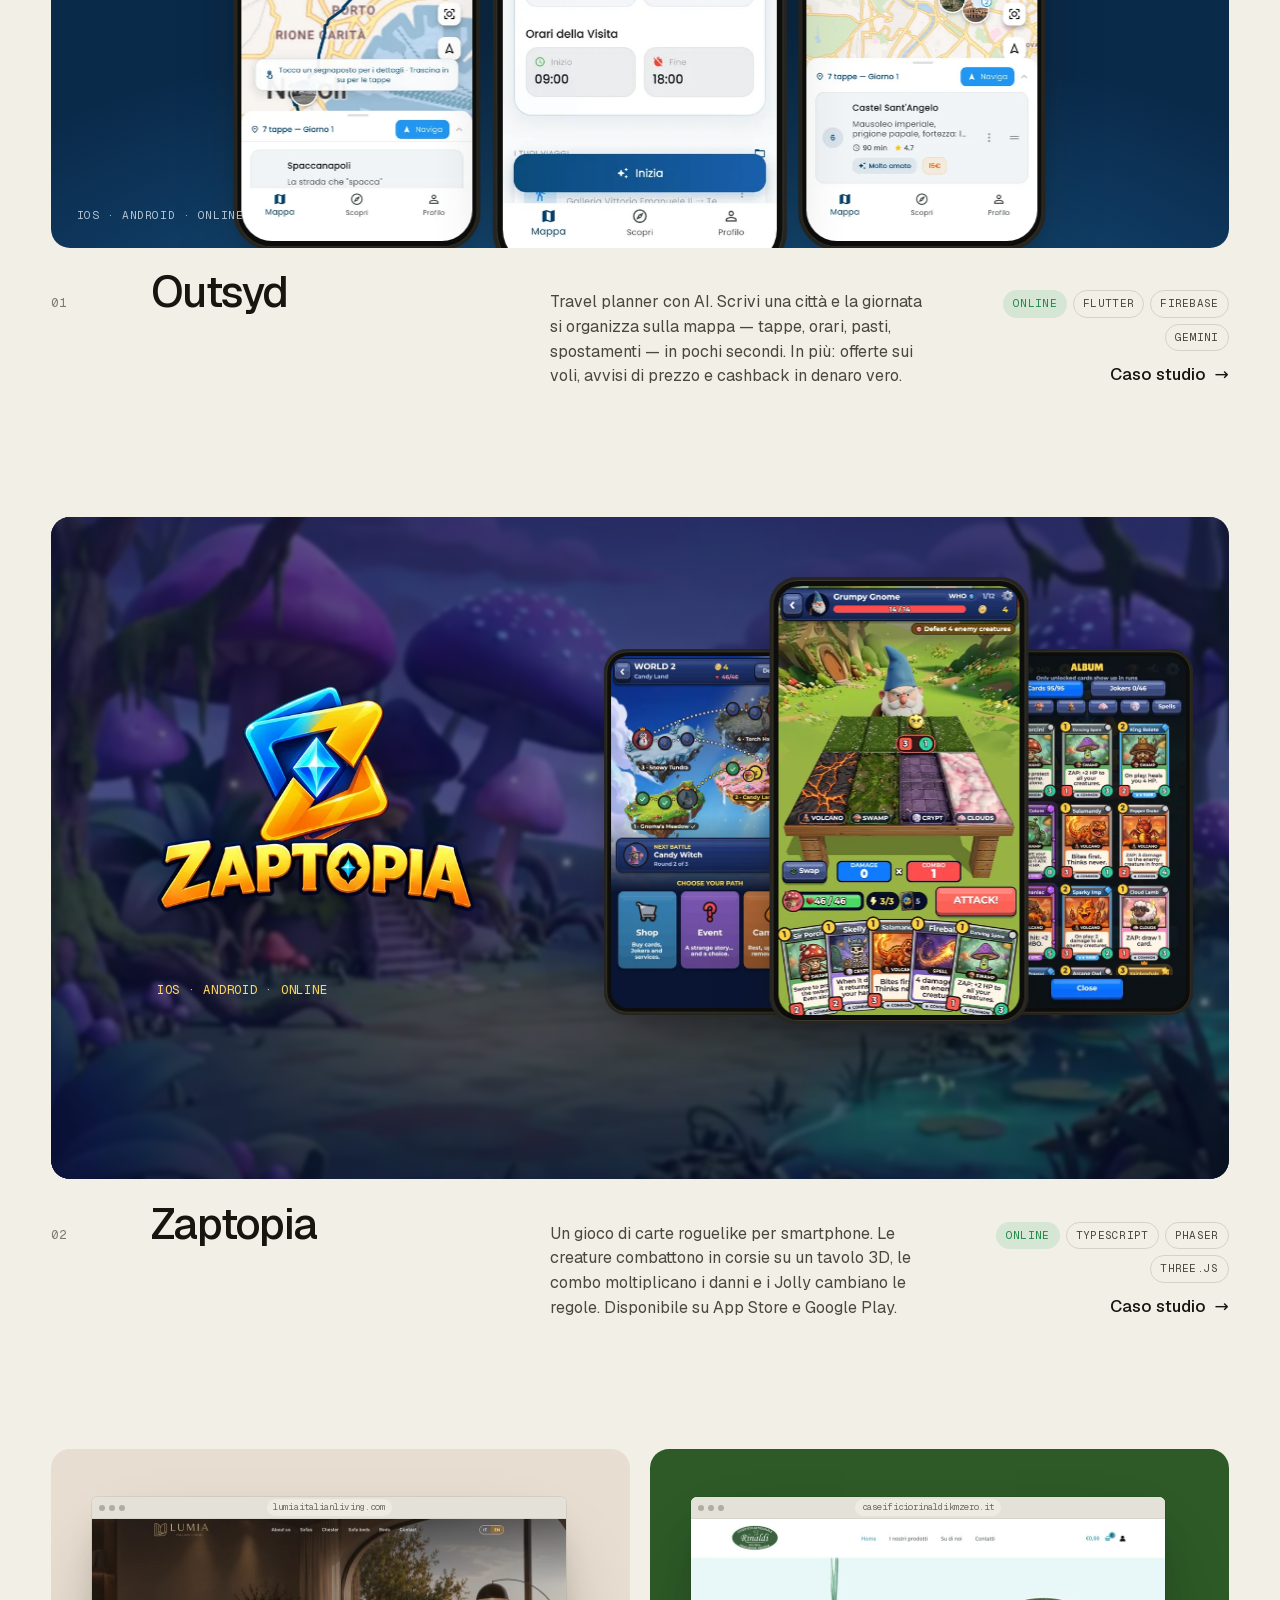
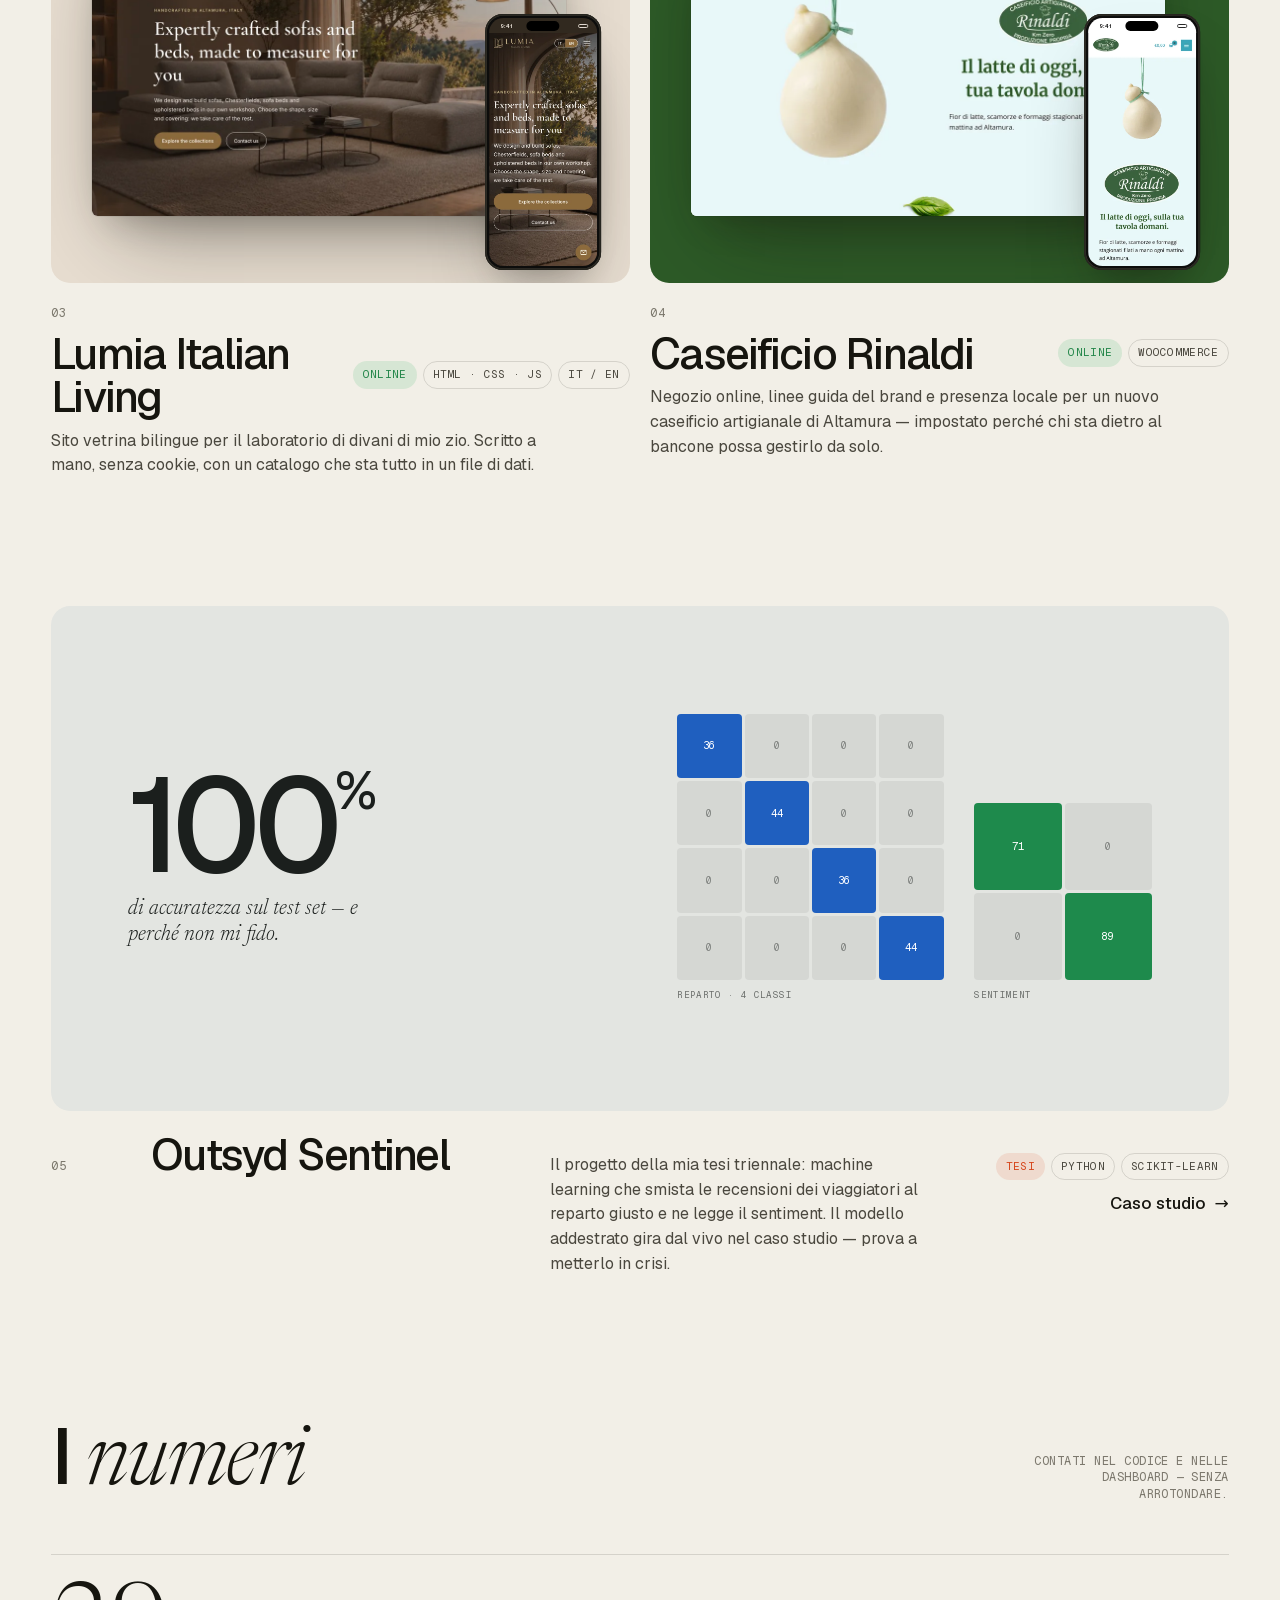
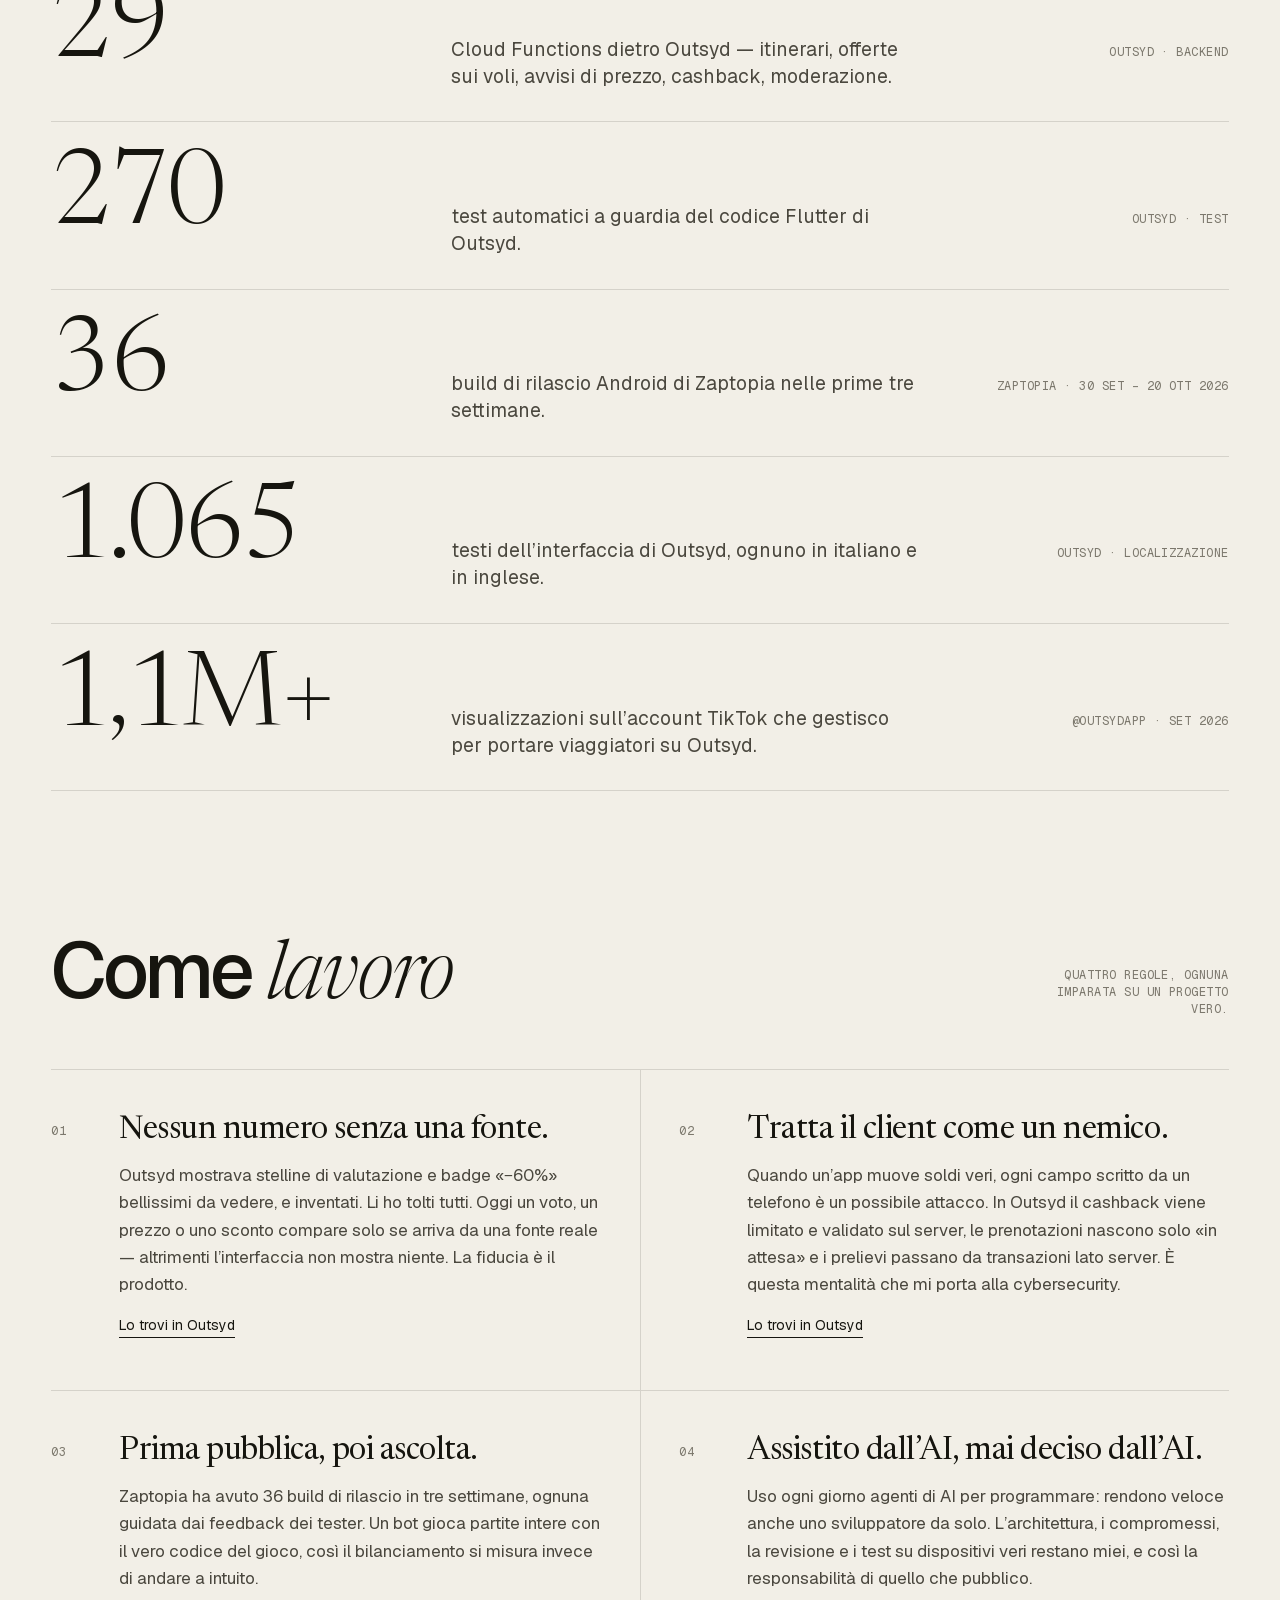
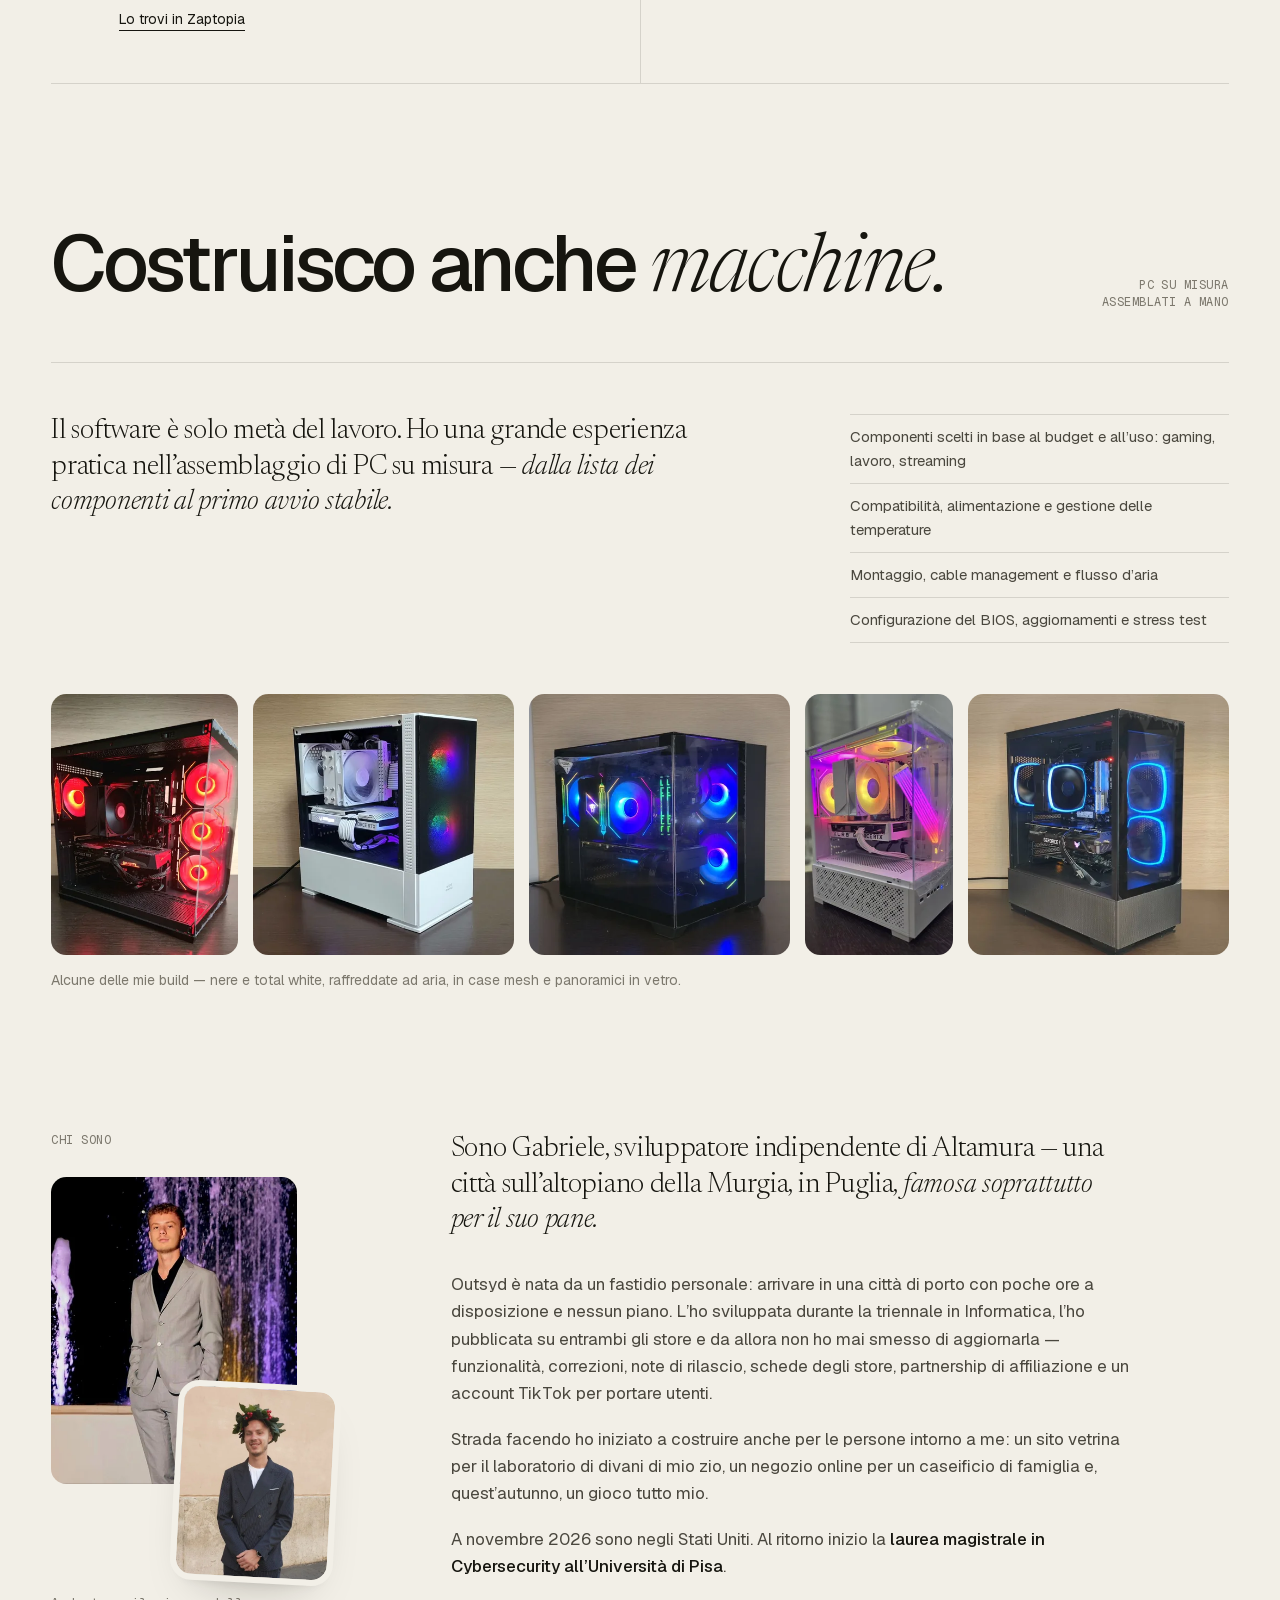
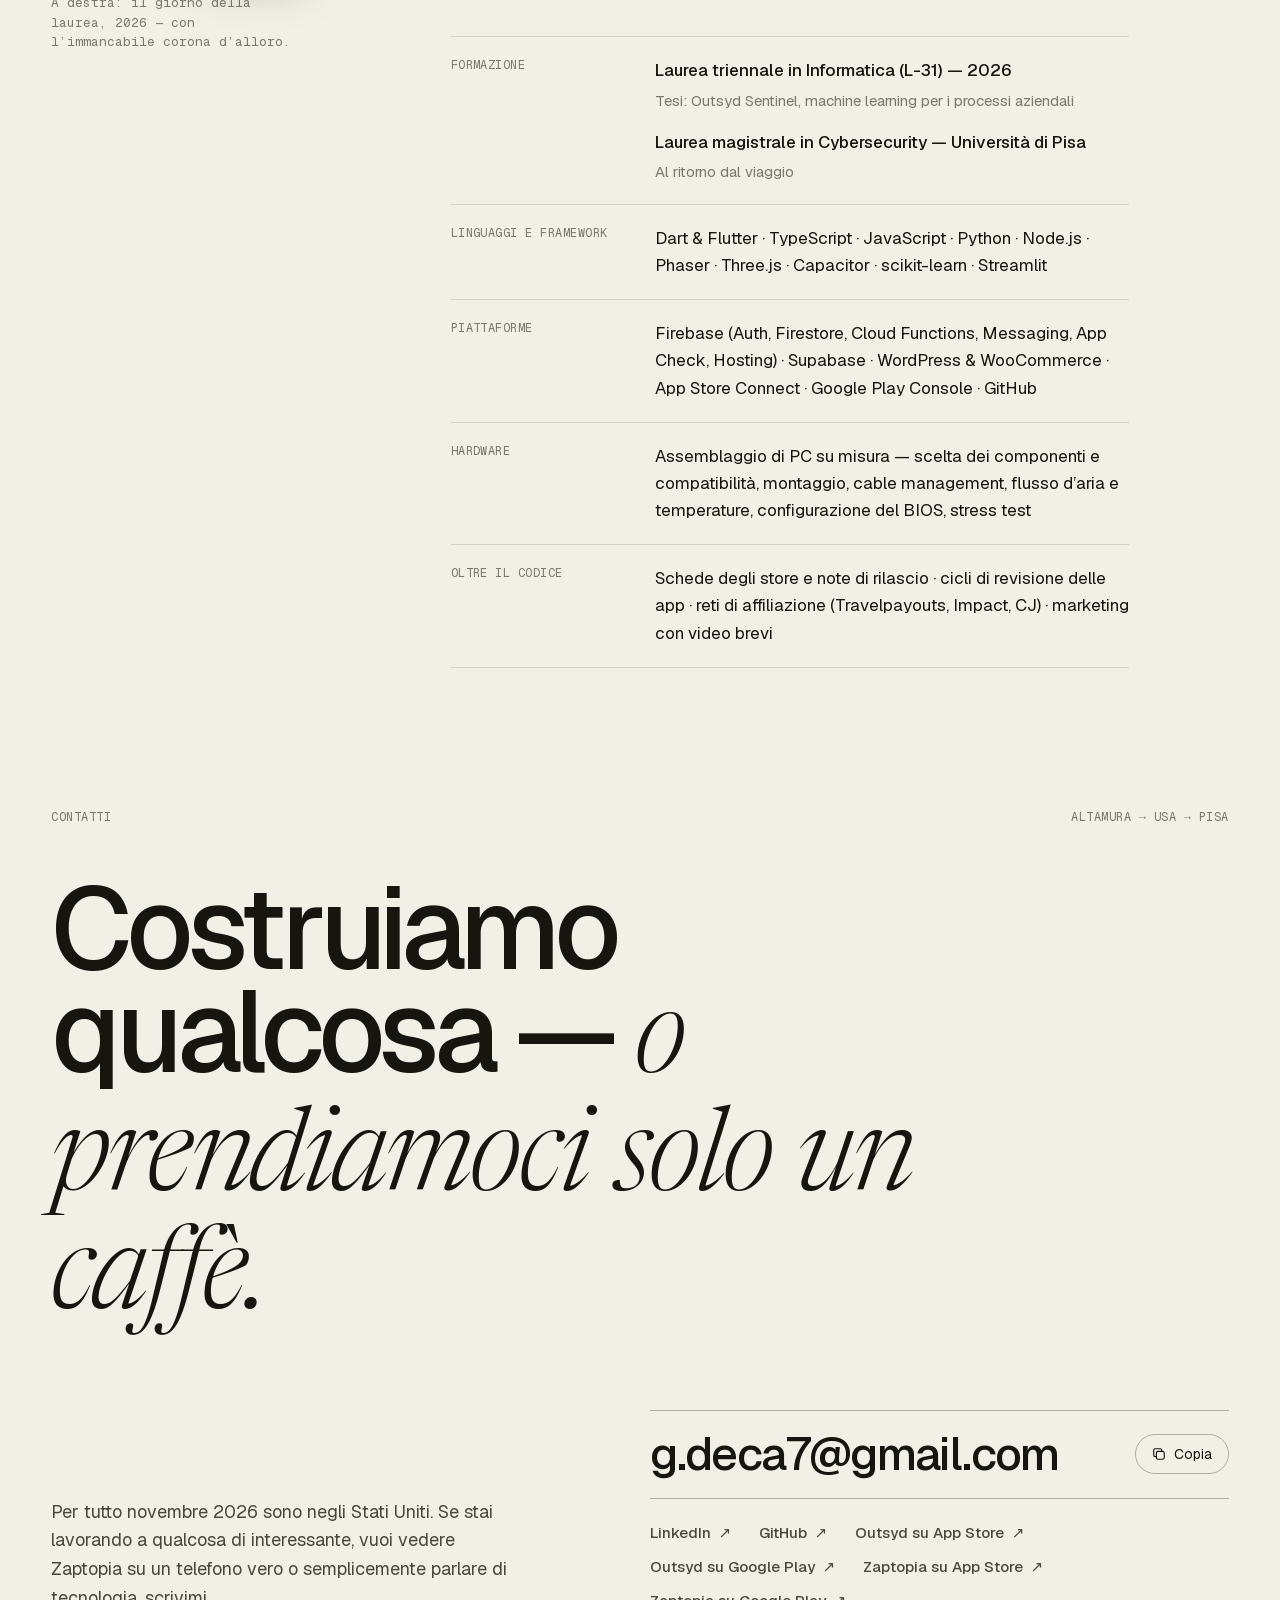
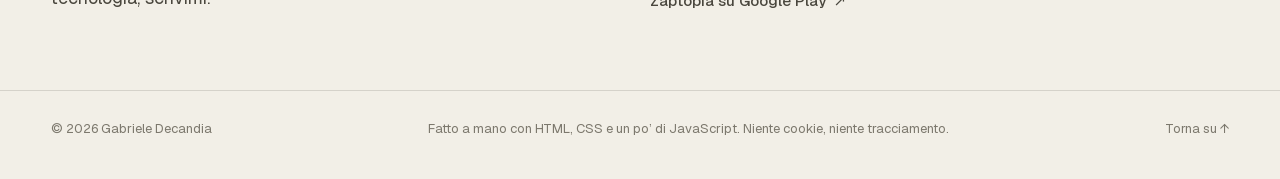
<file: it/index.html>
<!doctype html>
<html lang="it" class="no-js">
<head>
  <meta charset="utf-8">
  <meta name="viewport" content="width=device-width, initial-scale=1">
  <title>Gabriele Decandia — Sviluppatore software indipendente</title>
  <meta name="description" content="Gabriele Decandia è uno sviluppatore software indipendente che porta i prodotti dall’idea al lancio: Outsyd, travel planner con AI su iOS e Android; Zaptopia, un gioco di carte roguelike su iOS e Android; siti per attività locali; una tesi di machine learning; PC assemblati su misura.">
  <link rel="canonical" href="https://gabrideca7.github.io/it/">
  <link rel="alternate" hreflang="en" href="https://gabrideca7.github.io/">
  <link rel="alternate" hreflang="it" href="https://gabrideca7.github.io/it/">
  <link rel="alternate" hreflang="x-default" href="https://gabrideca7.github.io/">
  <meta name="author" content="Gabriele Decandia">

  <meta property="og:type" content="website">
  <meta property="og:site_name" content="Gabriele Decandia">
  <meta property="og:title" content="Gabriele Decandia — Sviluppatore software indipendente">
  <meta property="og:description" content="Prodotti dall’idea al lancio: due app su App Store e Google Play, siti per attività locali, una tesi di machine learning e PC assemblati su misura.">
  <meta property="og:url" content="https://gabrideca7.github.io/it/">
  <meta property="og:locale" content="it_IT">
  <meta property="og:image" content="https://gabrideca7.github.io/assets/img/og-it.jpg">
  <meta property="og:image:width" content="1200">
  <meta property="og:image:height" content="630">
  <meta name="twitter:card" content="summary_large_image">

  <meta name="theme-color" content="#f2efe7">
  <link rel="icon" href="../favicon-32.png" type="image/png" sizes="32x32">
  <link rel="icon" href="../favicon.png" type="image/png" sizes="64x64">
  <link rel="apple-touch-icon" href="../apple-touch-icon.png">

  <link rel="preload" href="../assets/fonts/geist.woff2" as="font" type="font/woff2" crossorigin>
  <link rel="preload" href="../assets/fonts/newsreader.woff2" as="font" type="font/woff2" crossorigin>
  <link rel="stylesheet" href="../assets/css/style.css?v=2026102702">
  <script>
    (function () {
      var d = document.documentElement;
      d.className = d.className.replace('no-js', 'js');
      try { var t = localStorage.getItem('theme'); if (t === 'dark' || t === 'light') d.dataset.theme = t; } catch (e) {}
    })();
  </script>
  <script src="../assets/js/main.js?v=2026102702" defer></script>
  <script type="application/ld+json">
  {
    "@context": "https://schema.org",
    "@type": "Person",
    "name": "Gabriele Decandia",
    "url": "https://gabrideca7.github.io/it/",
    "email": "mailto:g.deca7@gmail.com",
    "jobTitle": "Sviluppatore software indipendente",
    "image": "https://gabrideca7.github.io/assets/img/about/portrait-760.webp",
    "homeLocation": { "@type": "Place", "name": "Altamura, Italy" },
    "sameAs": ["https://github.com/gabrideca7", "https://www.linkedin.com/in/gabriele-decandia-0a885b392"]
  }
  </script>
</head>
<body>
  <a class="skip-link" href="#main">Vai al contenuto</a>

  <header class="site-header">
    <div class="wrap header-inner">
      <a class="brand" href="./" aria-label="Gabriele Decandia — home">Gabriele Decandia<span class="brand-dot">.</span></a>
      <nav class="nav" aria-label="Principale">
        <a href="#work">Lavori</a>
        <a href="#about">Chi sono</a>
        <a href="#contact">Contatti</a>
      </nav>
      <div class="header-meta">
        <span class="clock mono" data-clock>Altamura, IT <time>--:--</time></span>
        <nav class="lang-switch mono" aria-label="Lingua"><a href="../" hreflang="en" lang="en" title="English version">EN</a><span aria-current="true">IT</span></nav>
        <button class="theme-toggle" type="button" data-theme-toggle aria-label="Cambia tema">
          <svg viewBox="0 0 16 16" aria-hidden="true"><circle cx="8" cy="8" r="6.4" fill="none" stroke="currentColor" stroke-width="1.2"/><path class="half" d="M8 1.6a6.4 6.4 0 0 1 0 12.8z" fill="currentColor"/></svg>
        </button>
      </div>
    </div>
  </header>

  <main id="main">
    <!-- Hero -->
    <section class="hero wrap" aria-labelledby="hero-title">
      <div class="hero-top">
        <span class="label">App · Giochi · Siti · Hardware</span>
        <span class="label">Portfolio — Edizione 2026</span>
      </div>

      <h1 class="hero-title" id="hero-title">
        <span class="line line--1"><span>Gabriele</span></span>
        <span class="line line--2"><span>Decandia<span class="dot">.</span></span></span>
      </h1>

      <div class="grid hero-grid">
        <p class="lede hero-lede reveal">
          <span class="lede-lead">Sviluppatore software indipendente: costruisco prodotti <em>dall’idea al lancio.</em></span>
          Un’app di viaggi pubblicata su entrambi gli store, un gioco mobile appena uscito su entrambi gli store, siti per le attività
          della mia città, una tesi di machine learning costruita sulla mia app — e tanti PC assemblati su misura.
        </p>
        <dl class="hero-facts reveal" style="--delay: .12s">
          <div><dt class="label">Vivo a</dt><dd>Altamura, Puglia</dd></div>
          <div><dt class="label">Adesso</dt><dd><span class="live-dot" aria-hidden="true"></span>Zaptopia 1.44 è su App Store e Google Play</dd></div>
          <div><dt class="label">Poi</dt><dd>Magistrale in Cybersecurity, Università di Pisa</dd></div>
          <div><dt class="label">Novembre</dt><dd>In viaggio negli Stati Uniti — incontriamoci</dd></div>
        </dl>
      </div>
    </section>

    <!-- Work -->
    <section class="section wrap" id="work" aria-labelledby="work-title" style="padding-top: 0">
      <div class="section-head reveal">
        <h2 class="h2" id="work-title">Lavori <em>scelti</em><sup>05</sup></h2>
        <p class="label">2025 — 2026<br>App, un gioco, siti, ricerca</p>
      </div>

      <div class="projects">

        <!-- 01 Outsyd -->
        <article class="project reveal">
          <a class="media media--outsyd" href="work/outsyd.html" aria-label="Outsyd — leggi il caso studio">
            <img class="syd" src="../assets/img/outsyd/syd-360.webp" width="360" height="324" alt="" loading="lazy" decoding="async">
            <div class="phone"><div class="phone-screen"><img src="../assets/img/outsyd/napoli-420.webp" srcset="../assets/img/outsyd/napoli-420.webp 420w, ../assets/img/outsyd/napoli-760.webp 760w" sizes="(max-width: 700px) 42vw, 22vw" width="420" height="913" alt="Outsyd: l’itinerario di una giornata a Napoli disegnato sulla mappa" loading="lazy" decoding="async"></div></div>
            <div class="phone"><div class="phone-screen"><img src="../assets/img/outsyd/home-it-420.webp" srcset="../assets/img/outsyd/home-it-420.webp 420w, ../assets/img/outsyd/home-it-760.webp 760w" sizes="(max-width: 700px) 52vw, 26vw" width="420" height="913" alt="La schermata iniziale di Outsyd: «Dove andiamo oggi?»" loading="lazy" decoding="async"></div></div>
            <div class="phone"><div class="phone-screen"><img src="../assets/img/outsyd/roma-it-420.webp" srcset="../assets/img/outsyd/roma-it-420.webp 420w, ../assets/img/outsyd/roma-it-760.webp 760w" sizes="(max-width: 700px) 42vw, 22vw" width="420" height="913" alt="Outsyd: un percorso a piedi per Roma con le tappe numerate" loading="lazy" decoding="async"></div></div>
            <span class="media-caption">iOS · Android · Online</span>
          </a>
          <div class="grid project-info">
            <span class="project-num mono">01</span>
            <h3 class="project-title"><a href="work/outsyd.html">Outsyd</a></h3>
            <p class="project-desc">Travel planner con AI. Scrivi una città e la giornata si organizza sulla mappa — tappe, orari, pasti, spostamenti — in pochi secondi. In più: offerte sui voli, avvisi di prezzo e cashback in denaro vero.</p>
            <div class="project-side">
              <ul class="tags" aria-label="Tag">
                <li class="tag tag--live">Online</li>
                <li class="tag">Flutter</li>
                <li class="tag">Firebase</li>
                <li class="tag">Gemini</li>
              </ul>
              <a class="arrow-link" href="work/outsyd.html">Caso studio <span class="arrow" aria-hidden="true">→</span></a>
            </div>
          </div>
        </article>

        <!-- 02 Zaptopia -->
        <article class="project reveal">
          <a class="media media--zaptopia" href="work/zaptopia.html" aria-label="Zaptopia — leggi il caso studio">
            <img class="env" src="../assets/img/zaptopia/env-1400.webp" width="1024" height="572" alt="" loading="lazy" decoding="async">
            <img class="zap-logo" src="../assets/img/zaptopia/logo-480.webp" srcset="../assets/img/zaptopia/logo-480.webp 480w, ../assets/img/zaptopia/logo-900.webp 900w" sizes="(max-width: 700px) 50vw, 26vw" width="480" height="342" alt="Zaptopia" loading="lazy" decoding="async">
            <span class="zap-sub">iOS · Android · Online</span>
            <div class="phone phone--plain"><div class="phone-screen"><img src="../assets/img/zaptopia/map-420.webp" srcset="../assets/img/zaptopia/map-420.webp 420w, ../assets/img/zaptopia/map-760.webp 760w" sizes="(max-width: 700px) 40vw, 18vw" width="420" height="747" alt="La mappa del mondo di Zaptopia, con isole sospese e la scelta del sentiero" loading="lazy" decoding="async"></div></div>
            <div class="phone phone--plain"><div class="phone-screen"><img src="../assets/img/zaptopia/battle-420.webp" srcset="../assets/img/zaptopia/battle-420.webp 420w, ../assets/img/zaptopia/battle-760.webp 760w" sizes="(max-width: 700px) 46vw, 22vw" width="420" height="747" alt="Uno scontro in Zaptopia: uno gnomo boss dall’altra parte di un tavolo 3D a quattro corsie" loading="lazy" decoding="async"></div></div>
            <div class="phone phone--plain"><div class="phone-screen"><img src="../assets/img/zaptopia/album-420.webp" srcset="../assets/img/zaptopia/album-420.webp 420w, ../assets/img/zaptopia/album-760.webp 760w" sizes="(max-width: 700px) 40vw, 18vw" width="420" height="747" alt="L’album di Zaptopia con le carte illustrate delle creature" loading="lazy" decoding="async"></div></div>
          </a>
          <div class="grid project-info">
            <span class="project-num mono">02</span>
            <h3 class="project-title"><a href="work/zaptopia.html">Zaptopia</a></h3>
            <p class="project-desc">Un gioco di carte roguelike per smartphone. Le creature combattono in corsie su un tavolo 3D, le combo moltiplicano i danni e i Jolly cambiano le regole. Disponibile su App Store e Google Play.</p>
            <div class="project-side">
              <ul class="tags" aria-label="Tag">
                <li class="tag tag--live">Online</li>
                <li class="tag">TypeScript</li>
                <li class="tag">Phaser</li>
                <li class="tag">Three.js</li>
              </ul>
              <a class="arrow-link" href="work/zaptopia.html">Caso studio <span class="arrow" aria-hidden="true">→</span></a>
            </div>
          </div>
        </article>

        <!-- 03 + 04 Websites -->
        <div class="project-pair">
          <article class="project reveal">
            <a class="media media--43 media--site media--nicoletti" href="work/nicoletti.html" aria-label="Lumia Italian Living — leggi il caso studio">
              <div class="browser-wrap">
                <div class="browser">
                  <div class="browser-bar"><span class="browser-dots"><i></i><i></i><i></i></span><span class="browser-url">lumiaitalianliving.com</span><span></span></div>
                  <div class="browser-view"><img src="../assets/img/nicoletti/desk-960.webp" srcset="../assets/img/nicoletti/desk-960.webp 960w, ../assets/img/nicoletti/desk-1600.webp 1600w" sizes="(max-width: 900px) 90vw, 40vw" width="960" height="600" alt="Il sito di Lumia Italian Living: un divano componibile in un salotto con vista, versione inglese" loading="lazy" decoding="async"></div>
                </div>
              </div>
              <div class="phone phone--web" style="--sb:#31291f; --sbfg:#f4ece2"><div class="phone-screen"><span class="phone-status" aria-hidden="true">9:41<i></i></span><img src="../assets/img/nicoletti/mobile-420.webp" srcset="../assets/img/nicoletti/mobile-420.webp 420w, ../assets/img/nicoletti/mobile-760.webp 760w" sizes="(max-width: 700px) 46vw, 10vw" width="420" height="909" alt="Il sito di Lumia Italian Living su smartphone, in inglese" loading="lazy" decoding="async"></div></div>
            </a>
            <div class="grid project-info">
              <span class="project-num mono">03</span>
              <h3 class="project-title"><a href="work/nicoletti.html">Lumia Italian Living</a></h3>
              <p class="project-desc">Sito vetrina bilingue per il laboratorio di divani di mio zio. Scritto a mano, senza cookie, con un catalogo che sta tutto in un file di dati.</p>
              <div class="project-side">
                <ul class="tags" aria-label="Tag">
                  <li class="tag tag--live">Online</li>
                  <li class="tag">HTML · CSS · JS</li>
                  <li class="tag">IT / EN</li>
                </ul>
              </div>
            </div>
          </article>

          <article class="project reveal" style="--delay: .1s">
            <a class="media media--43 media--site media--rinaldi" href="work/rinaldi.html" aria-label="Caseificio Rinaldi Km Zero — leggi il caso studio">
              <div class="browser-wrap">
                <div class="browser">
                  <div class="browser-bar"><span class="browser-dots"><i></i><i></i><i></i></span><span class="browser-url">caseificiorinaldikmzero.it</span><span></span></div>
                  <div class="browser-view"><img src="../assets/img/rinaldi/desk-960.webp" srcset="../assets/img/rinaldi/desk-960.webp 960w, ../assets/img/rinaldi/desk-1600.webp 1600w" sizes="(max-width: 900px) 90vw, 40vw" width="960" height="600" alt="Il sito del Caseificio Rinaldi: un caciocavallo appeso accanto al titolo «Il latte di oggi, sulla tua tavola domani»" loading="lazy" decoding="async"></div>
                </div>
              </div>
              <div class="phone phone--web" style="--sb:#ffffff; --sbfg:#111111"><div class="phone-screen"><span class="phone-status" aria-hidden="true">9:41<i></i></span><img src="../assets/img/rinaldi/mobile-420.webp" srcset="../assets/img/rinaldi/mobile-420.webp 420w, ../assets/img/rinaldi/mobile-760.webp 760w" sizes="(max-width: 700px) 46vw, 10vw" width="420" height="909" alt="Il sito del Caseificio Rinaldi su smartphone" loading="lazy" decoding="async"></div></div>
            </a>
            <div class="grid project-info">
              <span class="project-num mono">04</span>
              <h3 class="project-title"><a href="work/rinaldi.html">Caseificio Rinaldi</a></h3>
              <p class="project-desc">Negozio online, linee guida del brand e presenza locale per un nuovo caseificio artigianale di Altamura — impostato perché chi sta dietro al bancone possa gestirlo da solo.</p>
              <div class="project-side">
                <ul class="tags" aria-label="Tag">
                  <li class="tag tag--live">Online</li>
                  <li class="tag">WooCommerce</li>
                </ul>
              </div>
            </div>
          </article>
        </div>

        <!-- 05 Sentinel -->
        <article class="project reveal">
          <a class="media media--wide media--sentinel" href="work/sentinel.html" aria-label="Outsyd Sentinel — leggi il caso studio">
            <div>
              <p class="sentinel-score">100<small>%</small></p>
              <p class="sentinel-note">di accuratezza sul test set — e perché non mi fido.</p>
            </div>
            <div class="sentinel-mats" aria-hidden="true">
              <div class="cm">
                <div class="cm-grid" style="--n: 4">
                  <span class="cm-cell hot" style="--v: 1">36</span><span class="cm-cell" style="--v: 0">0</span><span class="cm-cell" style="--v: 0">0</span><span class="cm-cell" style="--v: 0">0</span>
                  <span class="cm-cell" style="--v: 0">0</span><span class="cm-cell hot" style="--v: 1">44</span><span class="cm-cell" style="--v: 0">0</span><span class="cm-cell" style="--v: 0">0</span>
                  <span class="cm-cell" style="--v: 0">0</span><span class="cm-cell" style="--v: 0">0</span><span class="cm-cell hot" style="--v: 1">36</span><span class="cm-cell" style="--v: 0">0</span>
                  <span class="cm-cell" style="--v: 0">0</span><span class="cm-cell" style="--v: 0">0</span><span class="cm-cell" style="--v: 0">0</span><span class="cm-cell hot" style="--v: 1">44</span>
                </div>
                <p class="cm-cap">Reparto · 4 classi</p>
              </div>
              <div class="cm cm--sent">
                <div class="cm-grid" style="--n: 2">
                  <span class="cm-cell hot" style="--v: 1">71</span><span class="cm-cell" style="--v: 0">0</span>
                  <span class="cm-cell" style="--v: 0">0</span><span class="cm-cell hot" style="--v: 1">89</span>
                </div>
                <p class="cm-cap">Sentiment</p>
              </div>
            </div>
          </a>
          <div class="grid project-info">
            <span class="project-num mono">05</span>
            <h3 class="project-title"><a href="work/sentinel.html">Outsyd Sentinel</a></h3>
            <p class="project-desc">Il progetto della mia tesi triennale: machine learning che smista le recensioni dei viaggiatori al reparto giusto e ne legge il sentiment. Il modello addestrato gira dal vivo nel caso studio — prova a metterlo in crisi.</p>
            <div class="project-side">
              <ul class="tags" aria-label="Tag">
                <li class="tag tag--status">Tesi</li>
                <li class="tag">Python</li>
                <li class="tag">scikit-learn</li>
              </ul>
              <a class="arrow-link" href="work/sentinel.html">Caso studio <span class="arrow" aria-hidden="true">→</span></a>
            </div>
          </div>
        </article>
      </div>
    </section>

    <!-- Numbers -->
    <section class="section wrap" aria-labelledby="numbers-title" style="padding-top: 0">
      <div class="section-head reveal">
        <h2 class="h2" id="numbers-title">I <em>numeri</em></h2>
        <p class="label">Contati nel codice e nelle dashboard — senza arrotondare.</p>
      </div>
      <ol class="numbers">
        <li class="grid number reveal">
          <span class="number-value">29</span>
          <span class="number-label">Cloud Functions dietro Outsyd — itinerari, offerte sui voli, avvisi di prezzo, cashback, moderazione.</span>
          <span class="number-source label">Outsyd · backend</span>
        </li>
        <li class="grid number reveal">
          <span class="number-value">270</span>
          <span class="number-label">test automatici a guardia del codice Flutter di Outsyd.</span>
          <span class="number-source label">Outsyd · test</span>
        </li>
        <li class="grid number reveal">
          <span class="number-value">36</span>
          <span class="number-label">build di rilascio Android di Zaptopia nelle prime tre settimane.</span>
          <span class="number-source label">Zaptopia · 30 set – 20 ott 2026</span>
        </li>
        <li class="grid number reveal">
          <span class="number-value">1.065</span>
          <span class="number-label">testi dell’interfaccia di Outsyd, ognuno in italiano e in inglese.</span>
          <span class="number-source label">Outsyd · localizzazione</span>
        </li>
        <li class="grid number reveal">
          <span class="number-value">1,1M+</span>
          <span class="number-label">visualizzazioni sull’account TikTok che gestisco per portare viaggiatori su Outsyd.</span>
          <span class="number-source label">@outsydapp · set 2026</span>
        </li>
      </ol>
    </section>

    <!-- Principles -->
    <section class="section wrap" aria-labelledby="how-title" style="padding-top: 0">
      <div class="section-head reveal">
        <h2 class="h2" id="how-title">Come <em>lavoro</em></h2>
        <p class="label">Quattro regole, ognuna imparata su un progetto vero.</p>
      </div>
      <div class="principles">
        <article class="principle reveal">
          <span class="label">01</span>
          <div>
            <h3>Nessun numero senza una fonte.</h3>
            <p>Outsyd mostrava stelline di valutazione e badge «−60%» bellissimi da vedere, e inventati. Li ho tolti tutti. Oggi un voto, un prezzo o uno sconto compare solo se arriva da una fonte reale — altrimenti l’interfaccia non mostra niente. La fiducia è il prodotto.</p>
            <a class="seen text-link" href="work/outsyd.html#decisions">Lo trovi in Outsyd</a>
          </div>
        </article>
        <article class="principle reveal" style="--delay: .08s">
          <span class="label">02</span>
          <div>
            <h3>Tratta il client come un nemico.</h3>
            <p>Quando un’app muove soldi veri, ogni campo scritto da un telefono è un possibile attacco. In Outsyd il cashback viene limitato e validato sul server, le prenotazioni nascono solo «in attesa» e i prelievi passano da transazioni lato server. È questa mentalità che mi porta alla cybersecurity.</p>
            <a class="seen text-link" href="work/outsyd.html#decisions">Lo trovi in Outsyd</a>
          </div>
        </article>
        <article class="principle reveal">
          <span class="label">03</span>
          <div>
            <h3>Prima pubblica, poi ascolta.</h3>
            <p>Zaptopia ha avuto 36 build di rilascio in tre settimane, ognuna guidata dai feedback dei tester. Un bot gioca partite intere con il vero codice del gioco, così il bilanciamento si misura invece di andare a intuito.</p>
            <a class="seen text-link" href="work/zaptopia.html#engineering">Lo trovi in Zaptopia</a>
          </div>
        </article>
        <article class="principle reveal" style="--delay: .08s">
          <span class="label">04</span>
          <div>
            <h3>Assistito dall’AI, mai deciso dall’AI.</h3>
            <p>Uso ogni giorno agenti di AI per programmare: rendono veloce anche uno sviluppatore da solo. L’architettura, i compromessi, la revisione e i test su dispositivi veri restano miei, e così la responsabilità di quello che pubblico.</p>
          </div>
        </article>
      </div>
    </section>

    <!-- PC builds -->
    <section class="section wrap" id="builds" aria-labelledby="builds-title" style="padding-top: 0">
      <div class="section-head reveal">
        <h2 class="h2" id="builds-title">Costruisco anche <em>macchine.</em></h2>
        <p class="label">PC su misura<br>Assemblati a mano</p>
      </div>
      <div class="grid builds-intro">
        <p class="lede reveal">Il software è solo metà del lavoro. Ho una grande esperienza pratica nell’assemblaggio di PC su misura — <em>dalla lista dei componenti al primo avvio stabile.</em></p>
        <div class="builds-skills reveal" style="--delay: .1s">
          <ul>
            <li>Componenti scelti in base al budget e all’uso: gaming, lavoro, streaming</li>
            <li>Compatibilità, alimentazione e gestione delle temperature</li>
            <li>Montaggio, cable management e flusso d’aria</li>
            <li>Configurazione del BIOS, aggiornamenti e stress test</li>
          </ul>
        </div>
      </div>
      <div class="builds reveal" role="list" aria-label="PC assemblati su misura">
          <figure role="listitem" style="--r: 0.7172"><img src="../assets/img/builds/red-344.webp" srcset="../assets/img/builds/red-344.webp 344w, ../assets/img/builds/red-645.webp 645w" sizes="(max-width: 800px) 273px, 16vw" width="344" height="480" alt="Build nera a doppia camera con ventole rosse, dissipatore ad aria a torre e scheda video GeForce RTX" loading="lazy" decoding="async"></figure>
          <figure role="listitem" style="--r: 1"><img src="../assets/img/builds/white-mesh-480.webp" srcset="../assets/img/builds/white-mesh-480.webp 480w, ../assets/img/builds/white-mesh-900.webp 900w" sizes="(max-width: 800px) 380px, 22vw" width="480" height="480" alt="Build total white in un case mesh: dissipatore a torre bianco, GeForce RTX bianca e cavi sleeved bianchi" loading="lazy" decoding="async"></figure>
          <figure role="listitem" style="--r: 1"><img src="../assets/img/builds/cube-480.webp" srcset="../assets/img/builds/cube-480.webp 480w, ../assets/img/builds/cube-900.webp 900w" sizes="(max-width: 800px) 380px, 22vw" width="480" height="480" alt="Case cubico nero con pannelli in vetro e ventole RGB blu e viola" loading="lazy" decoding="async"></figure>
          <figure role="listitem" style="--r: 0.5664"><img src="../assets/img/builds/white-panoramic-272.webp" srcset="../assets/img/builds/white-panoramic-272.webp 272w, ../assets/img/builds/white-panoramic-510.webp 510w" sizes="(max-width: 800px) 215px, 12vw" width="272" height="480" alt="Build compatta bianca in un case panoramico, con dissipatore ad aria RGB e cavo sleeved bianco per la scheda video" loading="lazy" decoding="async"></figure>
          <figure role="listitem" style="--r: 1"><img src="../assets/img/builds/blue-480.webp" srcset="../assets/img/builds/blue-480.webp 480w, ../assets/img/builds/blue-900.webp 900w" sizes="(max-width: 800px) 380px, 22vw" width="480" height="480" alt="Build nera con ventole ad anello blu, dissipatore a torre e scheda GeForce RTX" loading="lazy" decoding="async"></figure>
      </div>
      <p class="builds-note">Alcune delle mie build — nere e total white, raffreddate ad aria, in case mesh e panoramici in vetro.</p>
    </section>

    <!-- About -->
    <section class="section wrap" id="about" aria-labelledby="about-title" style="padding-top: 0">
      <div class="grid about-grid">
        <div class="about-label">
          <h2 class="label reveal" id="about-title">Chi sono</h2>
          <div class="about-photos reveal">
            <figure class="about-photo about-photo--main">
              <img src="../assets/img/about/portrait-480.webp" srcset="../assets/img/about/portrait-480.webp 480w, ../assets/img/about/portrait-760.webp 760w" sizes="(max-width: 1000px) 46vw, 22vw" width="480" height="600" alt="Gabriele Decandia in abito grigio davanti a una fontana illuminata, di sera" loading="lazy" decoding="async">
            </figure>
            <figure class="about-photo about-photo--grad">
              <img src="../assets/img/about/graduation-480.webp" srcset="../assets/img/about/graduation-480.webp 480w, ../assets/img/about/graduation-660.webp 660w" sizes="(max-width: 1000px) 46vw, 14vw" width="480" height="600" alt="Gabriele il giorno della laurea, con la tradizionale corona d’alloro" loading="lazy" decoding="async">
            </figure>
            <p class="about-caption label">A destra: il giorno della laurea, 2026 — con l’immancabile corona d’alloro.</p>
          </div>
        </div>
        <div class="about-body">
          <p class="lede reveal">Sono Gabriele, sviluppatore indipendente di Altamura — una città sull’altopiano della Murgia, in Puglia, <em>famosa soprattutto per il suo pane.</em></p>
          <div class="prose reveal">
            <p>Outsyd è nata da un fastidio personale: arrivare in una città di porto con poche ore a disposizione e nessun piano. L’ho sviluppata durante la triennale in Informatica, l’ho pubblicata su entrambi gli store e da allora non ho mai smesso di aggiornarla — funzionalità, correzioni, note di rilascio, schede degli store, partnership di affiliazione e un account TikTok per portare utenti.</p>
            <p>Strada facendo ho iniziato a costruire anche per le persone intorno a me: un sito vetrina per il laboratorio di divani di mio zio, un negozio online per un caseificio di famiglia e, quest’autunno, un gioco tutto mio.</p>
            <p>A novembre 2026 sono negli Stati Uniti. Al ritorno inizio la <strong>laurea magistrale in Cybersecurity all’Università di Pisa</strong>.</p>
          </div>

          <dl class="facts-list reveal">
            <div class="facts-row">
              <dt class="label">Formazione</dt>
              <dd>
                <div class="edu"><strong>Laurea triennale in Informatica (L-31) — 2026</strong><span>Tesi: Outsyd Sentinel, machine learning per i processi aziendali</span></div>
                <div class="edu mt-s"><strong>Laurea magistrale in Cybersecurity — Università di Pisa</strong><span>Al ritorno dal viaggio</span></div>
              </dd>
            </div>
            <div class="facts-row">
              <dt class="label">Linguaggi e framework</dt>
              <dd>Dart &amp; Flutter · TypeScript · JavaScript · Python · Node.js · Phaser · Three.js · Capacitor · scikit-learn · Streamlit</dd>
            </div>
            <div class="facts-row">
              <dt class="label">Piattaforme</dt>
              <dd>Firebase (Auth, Firestore, Cloud Functions, Messaging, App Check, Hosting) · Supabase · WordPress &amp; WooCommerce · App Store Connect · Google Play Console · GitHub</dd>
            </div>
            <div class="facts-row">
              <dt class="label">Hardware</dt>
              <dd>Assemblaggio di PC su misura — scelta dei componenti e compatibilità, montaggio, cable management, flusso d’aria e temperature, configurazione del BIOS, stress test</dd>
            </div>
            <div class="facts-row">
              <dt class="label">Oltre il codice</dt>
              <dd>Schede degli store e note di rilascio · cicli di revisione delle app · reti di affiliazione (Travelpayouts, Impact, CJ) · marketing con video brevi</dd>
            </div>
          </dl>
        </div>
      </div>
    </section>

    <!-- Contact -->
    <section class="section wrap contact" id="contact" aria-labelledby="contact-title" style="padding-top: 0">
      <div class="section-head reveal" style="border-bottom: 0; margin-bottom: 0">
        <span class="label">Contatti</span>
        <span class="label">Altamura → USA → Pisa</span>
      </div>
      <h2 class="contact-title reveal" id="contact-title">Costruiamo qualcosa — <em>o prendiamoci solo un caffè.</em></h2>
      <div class="grid contact-grid">
        <p class="contact-copy reveal">Per tutto novembre 2026 sono negli Stati Uniti. Se stai lavorando a qualcosa di interessante, vuoi vedere Zaptopia su un telefono vero o semplicemente parlare di tecnologia, scrivimi.</p>
        <div class="contact-action reveal" style="--delay: .1s">
          <div class="email">
            <a class="email-link" href="mailto:g.deca7@gmail.com">g.deca7@gmail.com</a>
            <button class="copy-btn" type="button" data-copy="g.deca7@gmail.com" aria-live="polite">
              <svg width="14" height="14" viewBox="0 0 16 16" fill="none" stroke="currentColor" stroke-width="1.3" aria-hidden="true"><rect x="5" y="5" width="9" height="9" rx="2"/><path d="M11 5V3.5A1.5 1.5 0 0 0 9.5 2h-6A1.5 1.5 0 0 0 2 3.5v6A1.5 1.5 0 0 0 3.5 11H5"/></svg>
              <span>Copia</span>
            </button>
          </div>
          <div class="contact-links">
            <a class="arrow-link arrow-link--ne" href="https://www.linkedin.com/in/gabriele-decandia-0a885b392" target="_blank" rel="noopener">LinkedIn <span class="arrow" aria-hidden="true">↗</span></a>
            <a class="arrow-link arrow-link--ne" href="https://github.com/gabrideca7" target="_blank" rel="noopener">GitHub <span class="arrow" aria-hidden="true">↗</span></a>
            <a class="arrow-link arrow-link--ne" href="https://apps.apple.com/app/id6756832439" target="_blank" rel="noopener">Outsyd su App Store <span class="arrow" aria-hidden="true">↗</span></a>
            <a class="arrow-link arrow-link--ne" href="https://play.google.com/store/apps/details?id=dev.outsyd.app" target="_blank" rel="noopener">Outsyd su Google Play <span class="arrow" aria-hidden="true">↗</span></a>
            <a class="arrow-link arrow-link--ne" href="https://apps.apple.com/app/id6819222989" target="_blank" rel="noopener">Zaptopia su App Store <span class="arrow" aria-hidden="true">↗</span></a>
            <a class="arrow-link arrow-link--ne" href="https://play.google.com/store/apps/details?id=com.zaptopia.game" target="_blank" rel="noopener">Zaptopia su Google Play <span class="arrow" aria-hidden="true">↗</span></a>
          </div>
        </div>
      </div>
    </section>
  </main>

  <footer class="site-footer">
    <div class="wrap footer-inner">
      <span>© <span data-year>2026</span> Gabriele Decandia</span>
      <span>Fatto a mano con HTML, CSS e un po’ di JavaScript. Niente cookie, niente tracciamento.</span>
      <a href="#main">Torna su ↑</a>
    </div>
  </footer>
</body>
</html>
</file>
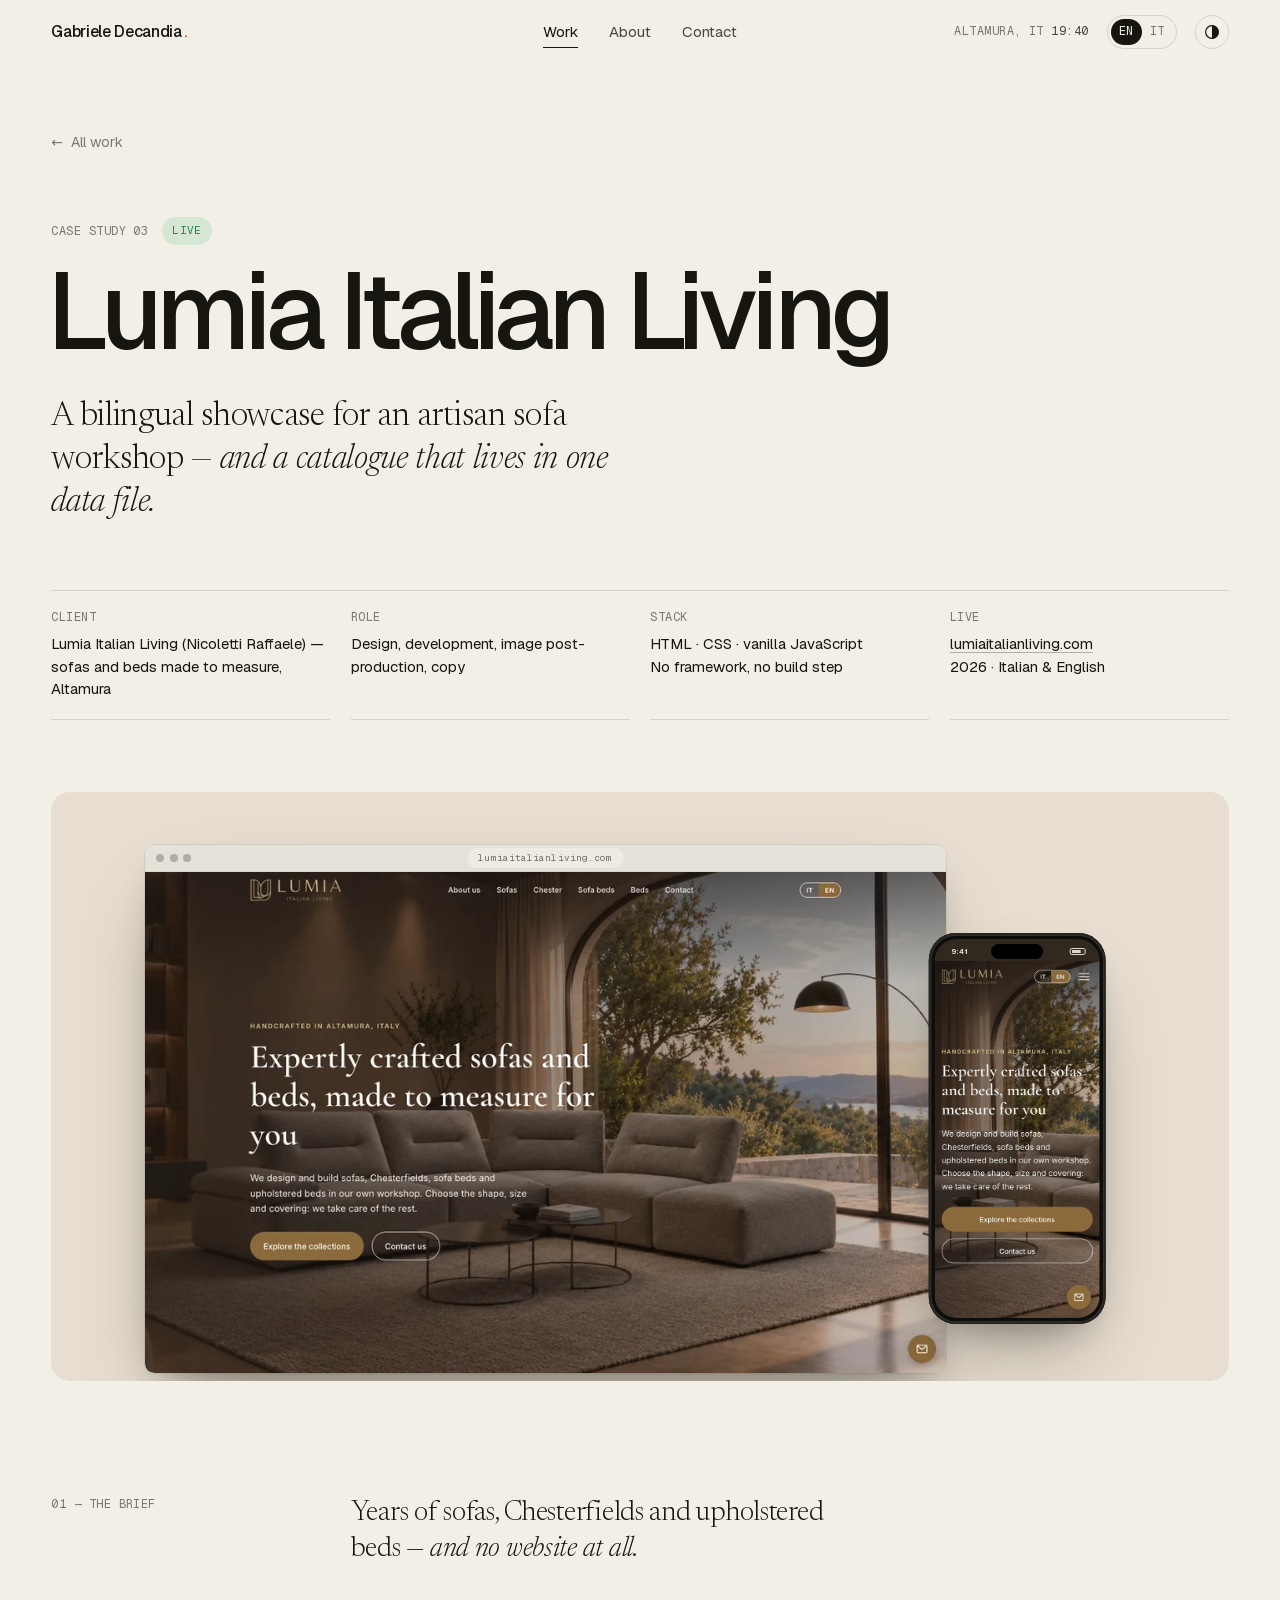
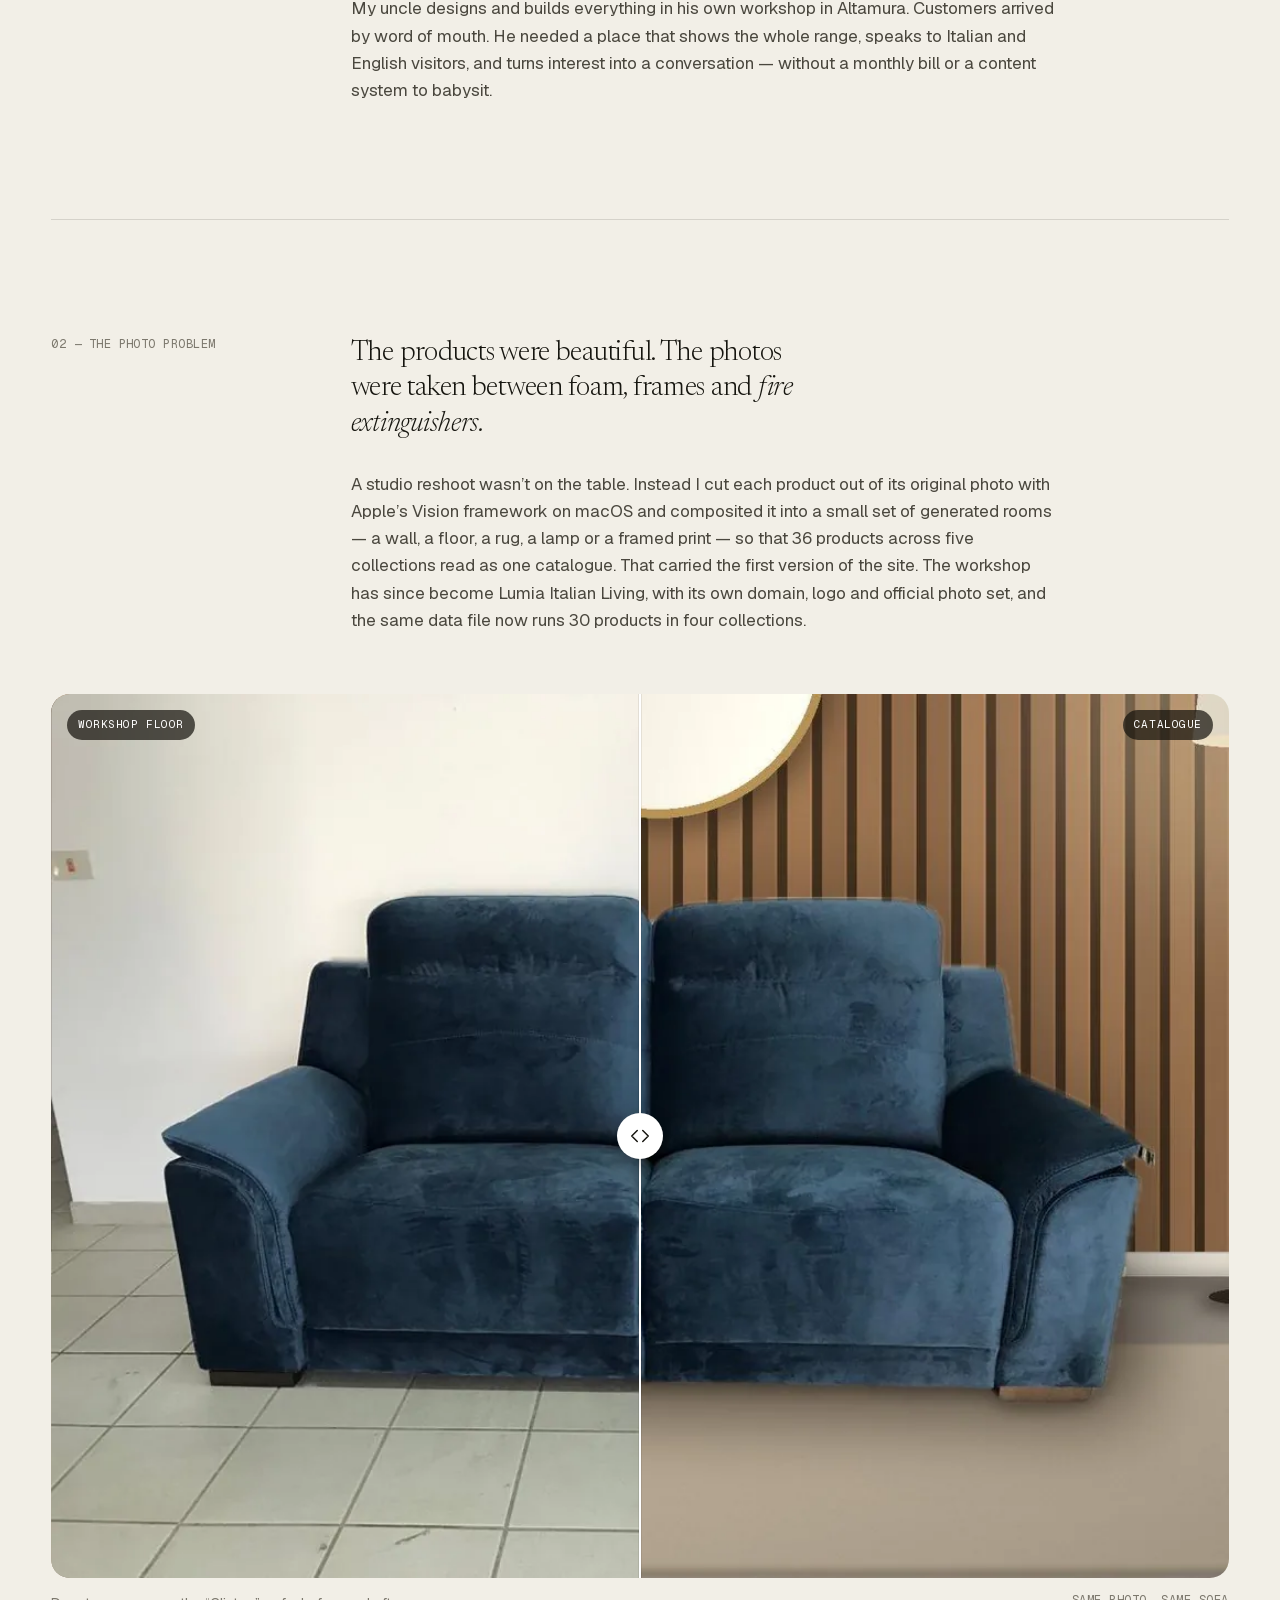
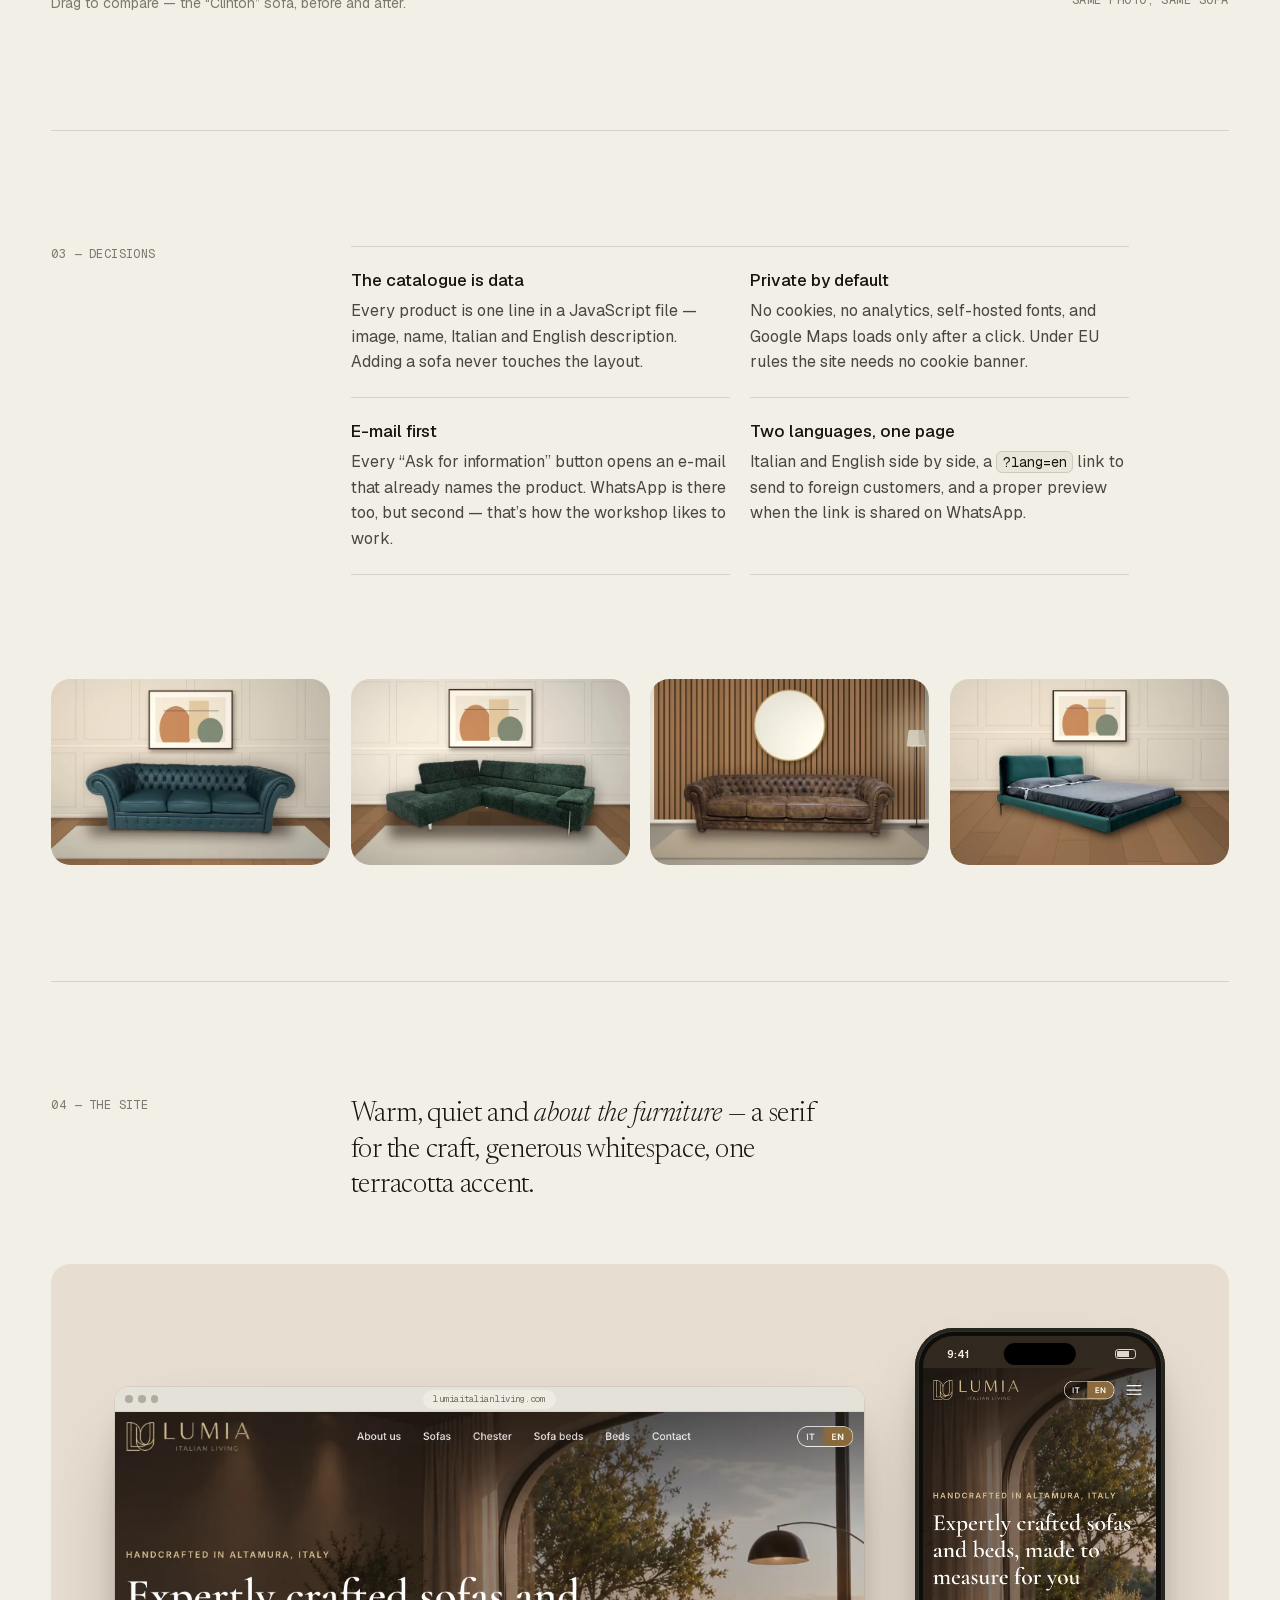
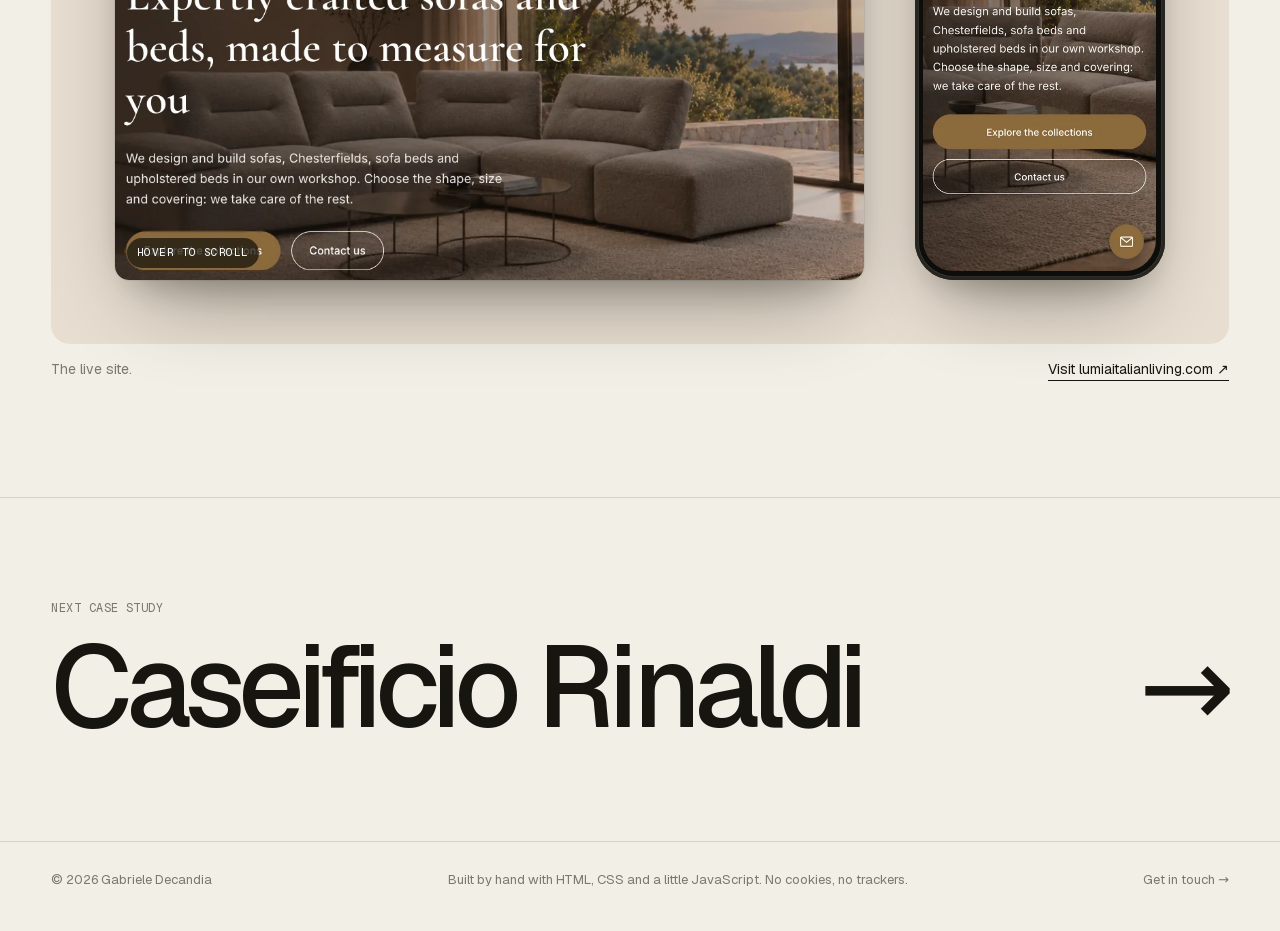
<file: work/nicoletti.html>
<!doctype html>
<html lang="en" class="no-js">
<head>
  <meta charset="utf-8">
  <meta name="viewport" content="width=device-width, initial-scale=1">
  <title>Lumia Italian Living — Showcase website · Gabriele Decandia</title>
  <meta name="description" content="Case study: a bilingual, cookie-free showcase website for an artisan sofa workshop in Altamura, with a catalogue rebuilt from photos taken on the workshop floor.">
  <link rel="canonical" href="https://gabrideca7.github.io/work/nicoletti.html">
  <link rel="alternate" hreflang="en" href="https://gabrideca7.github.io/work/nicoletti.html">
  <link rel="alternate" hreflang="it" href="https://gabrideca7.github.io/it/work/nicoletti.html">
  <meta property="og:type" content="article">
  <meta property="og:title" content="Lumia Italian Living — Showcase website">
  <meta property="og:description" content="A bilingual showcase for an artisan sofa workshop. A case study by Gabriele Decandia.">
  <meta property="og:url" content="https://gabrideca7.github.io/work/nicoletti.html">
  <meta property="og:image" content="https://gabrideca7.github.io/assets/img/og.jpg">
  <meta name="twitter:card" content="summary_large_image">
  <meta name="theme-color" content="#f2efe7">
  <link rel="icon" href="../favicon-32.png" type="image/png" sizes="32x32">
  <link rel="icon" href="../favicon.png" type="image/png" sizes="64x64">
  <link rel="apple-touch-icon" href="../apple-touch-icon.png">
  <link rel="preload" href="../assets/fonts/geist.woff2" as="font" type="font/woff2" crossorigin>
  <link rel="stylesheet" href="../assets/css/style.css?v=2026102702">
  <script>
    (function () {
      var d = document.documentElement;
      d.className = d.className.replace('no-js', 'js');
      try { var t = localStorage.getItem('theme'); if (t === 'dark' || t === 'light') d.dataset.theme = t; } catch (e) {}
    })();
  </script>
  <script src="../assets/js/main.js?v=2026102702" defer></script>
</head>
<body>
  <a class="skip-link" href="#main">Skip to content</a>

  <header class="site-header">
    <div class="wrap header-inner">
      <a class="brand" href="../" aria-label="Gabriele Decandia — home">Gabriele Decandia<span class="brand-dot">.</span></a>
      <nav class="nav" aria-label="Primary">
        <a href="../#work" aria-current="page">Work</a>
        <a href="../#about">About</a>
        <a href="../#contact">Contact</a>
      </nav>
      <div class="header-meta">
        <span class="clock mono" data-clock>Altamura, IT <time>--:--</time></span>
        <nav class="lang-switch mono" aria-label="Language"><span aria-current="true">EN</span><a href="../it/work/nicoletti.html" hreflang="it" lang="it" title="Versione italiana">IT</a></nav>
        <button class="theme-toggle" type="button" data-theme-toggle aria-label="Switch theme">
          <svg viewBox="0 0 16 16" aria-hidden="true"><circle cx="8" cy="8" r="6.4" fill="none" stroke="currentColor" stroke-width="1.2"/><path class="half" d="M8 1.6a6.4 6.4 0 0 1 0 12.8z" fill="currentColor"/></svg>
        </button>
      </div>
    </div>
  </header>

  <main id="main">
    <section class="wrap cs-hero">
      <a class="cs-back" href="../#work"><span class="arrow" aria-hidden="true">←</span> All work</a>
      <div class="cs-kicker"><span class="label">Case study 03</span><span class="tag tag--live">Live</span></div>
      <h1 class="cs-title cs-title--long">Lumia Italian Living</h1>
      <p class="lede cs-sub">A bilingual showcase for an artisan sofa workshop — <em>and a catalogue that lives in one data file.</em></p>

      <dl class="grid cs-meta">
        <div><dt class="label">Client</dt><dd>Lumia Italian Living (Nicoletti Raffaele) — sofas and beds made to measure, Altamura</dd></div>
        <div><dt class="label">Role</dt><dd>Design, development, image post-production, copy</dd></div>
        <div><dt class="label">Stack</dt><dd>HTML · CSS · vanilla JavaScript<br>No framework, no build step</dd></div>
        <div><dt class="label">Live</dt><dd><a href="https://lumiaitalianliving.com" target="_blank" rel="noopener">lumiaitalianliving.com</a><br>2026 · Italian &amp; English</dd></div>
      </dl>
    </section>

    <section class="wrap cs-cover reveal" aria-label="The website on desktop and phone">
      <div class="media media--site media--nicoletti">
        <div class="browser-wrap">
          <div class="browser">
            <div class="browser-bar"><span class="browser-dots"><i></i><i></i><i></i></span><span class="browser-url">lumiaitalianliving.com</span><span></span></div>
            <div class="browser-view"><img src="../assets/img/nicoletti/desk-960.webp" srcset="../assets/img/nicoletti/desk-960.webp 960w, ../assets/img/nicoletti/desk-1600.webp 1600w" sizes="(max-width: 700px) 100vw, 64vw" width="960" height="600" alt="Homepage: a modular sofa in a living room with a view, with the headline “Expertly crafted sofas and beds, made to measure for you”" decoding="async"></div>
          </div>
        </div>
        <div class="phone phone--web" style="--sb:#31291f; --sbfg:#f4ece2"><div class="phone-screen"><span class="phone-status" aria-hidden="true">9:41<i></i></span><img src="../assets/img/nicoletti/mobile-420.webp" srcset="../assets/img/nicoletti/mobile-420.webp 420w, ../assets/img/nicoletti/mobile-760.webp 760w" sizes="(max-width: 700px) 46vw, 15vw" width="420" height="909" alt="The homepage on a phone" decoding="async"></div></div>
      </div>
    </section>

    <div class="wrap">
      <!-- 01 -->
      <section class="cs-section grid cs-row" aria-labelledby="s1">
        <div class="cs-label"><h2 class="label" id="s1">01 — The brief</h2></div>
        <div class="cs-body">
          <p class="lede reveal">Years of sofas, Chesterfields and upholstered beds — <em>and no website at all.</em></p>
          <div class="prose reveal">
            <p>My uncle designs and builds everything in his own workshop in Altamura. Customers arrived by word of mouth. He needed a place that shows the whole range, speaks to Italian and English visitors, and turns interest into a conversation — without a monthly bill or a content system to babysit.</p>
          </div>
        </div>
      </section>

      <!-- 02 -->
      <section class="cs-section grid cs-row" aria-labelledby="s2">
        <div class="cs-label"><h2 class="label" id="s2">02 — The photo problem</h2></div>
        <div class="cs-body">
          <p class="lede reveal">The products were beautiful. The photos were taken between foam, frames and <em>fire extinguishers.</em></p>
          <div class="prose reveal">
            <p>A studio reshoot wasn’t on the table. Instead I cut each product out of its original photo with Apple’s Vision framework on macOS and composited it into a small set of generated rooms — a wall, a floor, a rug, a lamp or a framed print — so that 36 products across five collections read as one catalogue. That carried the first version of the site. The workshop has since become Lumia Italian Living, with its own domain, logo and official photo set, and the same data file now runs 30 products in four collections.</p>
          </div>
        </div>
        <figure class="cs-full mt-m reveal">
          <div class="ba" data-ba>
            <img class="ba-after" src="../assets/img/nicoletti/after-1068.webp" srcset="../assets/img/nicoletti/after-720.webp 720w, ../assets/img/nicoletti/after-1068.webp 1068w" sizes="(max-width: 1100px) 92vw, 1068px" width="1068" height="802" alt="Catalogue image: the blue sofa in a room with a slatted wood wall and a round mirror" loading="lazy" decoding="async">
            <img class="ba-before" src="../assets/img/nicoletti/before-1068.webp" srcset="../assets/img/nicoletti/before-720.webp 720w, ../assets/img/nicoletti/before-1068.webp 1068w" sizes="(max-width: 1100px) 92vw, 1068px" width="1068" height="802" alt="Original photo: the same blue sofa on the tiled workshop floor" loading="lazy" decoding="async">
            <span class="ba-tag ba-tag--l">Workshop floor</span>
            <span class="ba-tag ba-tag--r">Catalogue</span>
            <div class="ba-handle" aria-hidden="true"></div>
            <input type="range" min="0" max="100" value="50" aria-label="Compare the original workshop photo with the catalogue image">
          </div>
          <figcaption class="fig-caption"><span>Drag to compare — the “Clinton” sofa, before and after.</span><span class="label">Same photo, same sofa</span></figcaption>
        </figure>
      </section>

      <!-- 03 -->
      <section class="cs-section grid cs-row" aria-labelledby="s3">
        <div class="cs-label"><h2 class="label" id="s3">03 — Decisions</h2></div>
        <div class="cs-body">
          <ul class="feature-list reveal">
            <li><strong>The catalogue is data</strong>Every product is one line in a JavaScript file — image, name, Italian and English description. Adding a sofa never touches the layout.</li>
            <li><strong>Private by default</strong>No cookies, no analytics, self-hosted fonts, and Google Maps loads only after a click. Under EU rules the site needs no cookie banner.</li>
            <li><strong>E-mail first</strong>Every “Ask for information” button opens an e-mail that already names the product. WhatsApp is there too, but second — that’s how the workshop likes to work.</li>
            <li><strong>Two languages, one page</strong>Italian and English side by side, a <code>?lang=en</code> link to send to foreign customers, and a proper preview when the link is shared on WhatsApp.</li>
          </ul>
        </div>
        <div class="cs-full mt-l photo-grid reveal" style="grid-template-columns: repeat(4, minmax(0,1fr))">
          <figure style="aspect-ratio: 3/2"><img src="../assets/img/nicoletti/p-impero-720.webp" width="720" height="480" alt="Impero Chesterfield in petrol-blue leather" loading="lazy" decoding="async"></figure>
          <figure style="aspect-ratio: 3/2"><img src="../assets/img/nicoletti/p-angolare-verde-720.webp" width="720" height="480" alt="Green corner sofa" loading="lazy" decoding="async"></figure>
          <figure style="aspect-ratio: 3/2"><img src="../assets/img/nicoletti/p-vintage-4-posti-720.webp" width="720" height="480" alt="Four-seat vintage Chesterfield" loading="lazy" decoding="async"></figure>
          <figure style="aspect-ratio: 3/2"><img src="../assets/img/nicoletti/p-winged-720.webp" width="720" height="480" alt="Upholstered bed with a winged headboard" loading="lazy" decoding="async"></figure>
        </div>
      </section>

      <!-- 04 -->
      <section class="cs-section grid cs-row" aria-labelledby="s4">
        <div class="cs-label"><h2 class="label" id="s4">04 — The site</h2></div>
        <div class="cs-body">
          <p class="lede reveal">Warm, quiet and <em>about the furniture</em> — a serif for the craft, generous whitespace, one terracotta accent.</p>
        </div>
        <figure class="cs-full mt-m reveal">
          <div class="figure-panel" style="--bg: #e7ddd0">
            <div class="site-showcase">
              <div class="browser" tabindex="0" aria-label="Full homepage — hover or focus to scroll">
                <div class="browser-bar"><span class="browser-dots"><i></i><i></i><i></i></span><span class="browser-url">lumiaitalianliving.com</span><span></span></div>
                <div class="browser-view browser-view--scroll">
                  <img src="../assets/img/nicoletti/full-1100.webp" width="1100" height="7956" alt="The full homepage: hero, workshop story, four values, and the sofa, Chesterfield, sofa-bed and bed collections" loading="lazy" decoding="async">
                  <span class="scroll-hint">Hover to scroll</span>
                </div>
              </div>
              <div class="phone phone--flow phone--web" style="--sb:#31291f; --sbfg:#f4ece2"><div class="phone-screen"><span class="phone-status" aria-hidden="true">9:41<i></i></span><img src="../assets/img/nicoletti/mobile-420.webp" srcset="../assets/img/nicoletti/mobile-420.webp 420w, ../assets/img/nicoletti/mobile-760.webp 760w" sizes="(max-width: 800px) 260px, 22vw" width="420" height="909" alt="Mobile homepage in English" loading="lazy" decoding="async"></div></div>
            </div>
          </div>
          <figcaption class="fig-caption"><span>The live site.</span><a class="text-link" href="https://lumiaitalianliving.com/?lang=en" target="_blank" rel="noopener">Visit lumiaitalianliving.com ↗</a></figcaption>
        </figure>
      </section>
    </div>

    <a class="next wrap" href="rinaldi.html">
      <span class="label">Next case study</span>
      <span class="next-title">Caseificio Rinaldi <span class="arrow" aria-hidden="true">→</span></span>
    </a>
  </main>

  <footer class="site-footer">
    <div class="wrap footer-inner">
      <span>© <span data-year>2026</span> Gabriele Decandia</span>
      <span>Built by hand with HTML, CSS and a little JavaScript. No cookies, no trackers.</span>
      <a href="../#contact">Get in touch →</a>
    </div>
  </footer>
</body>
</html>
</file>
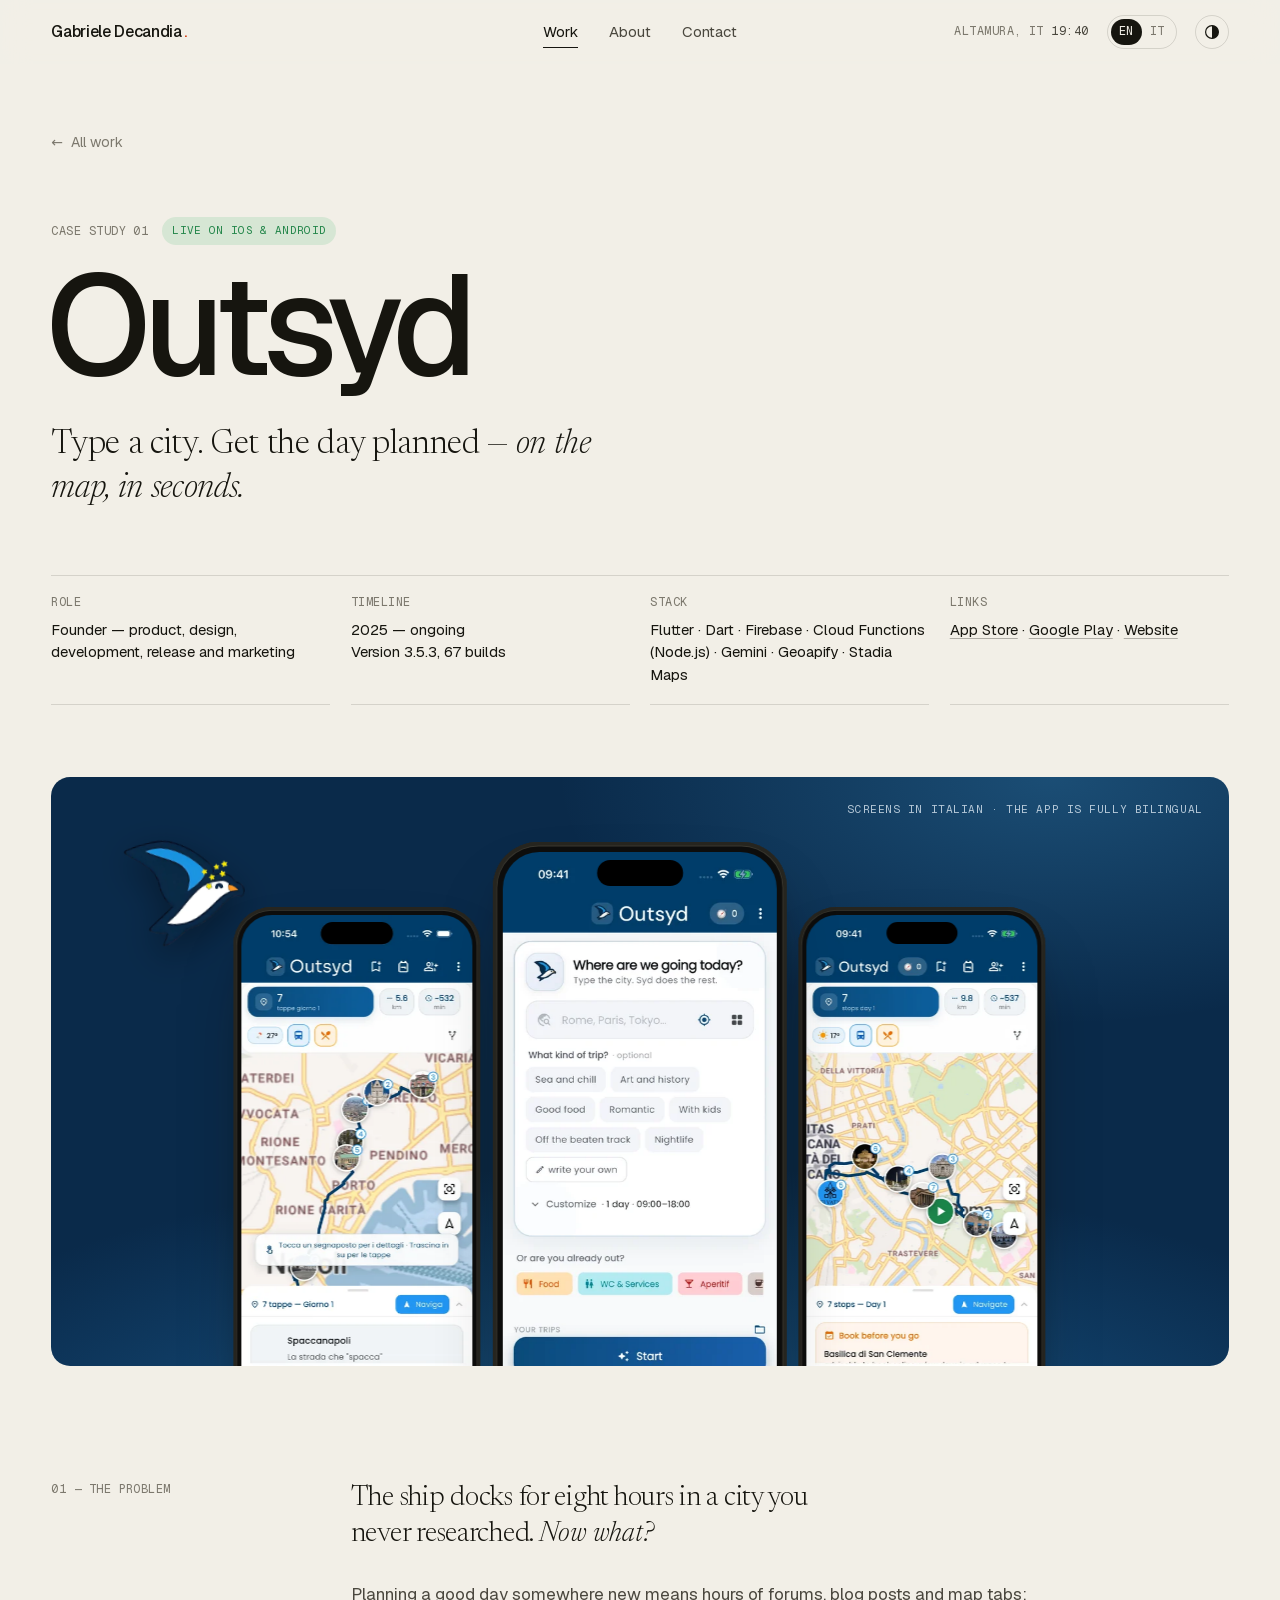
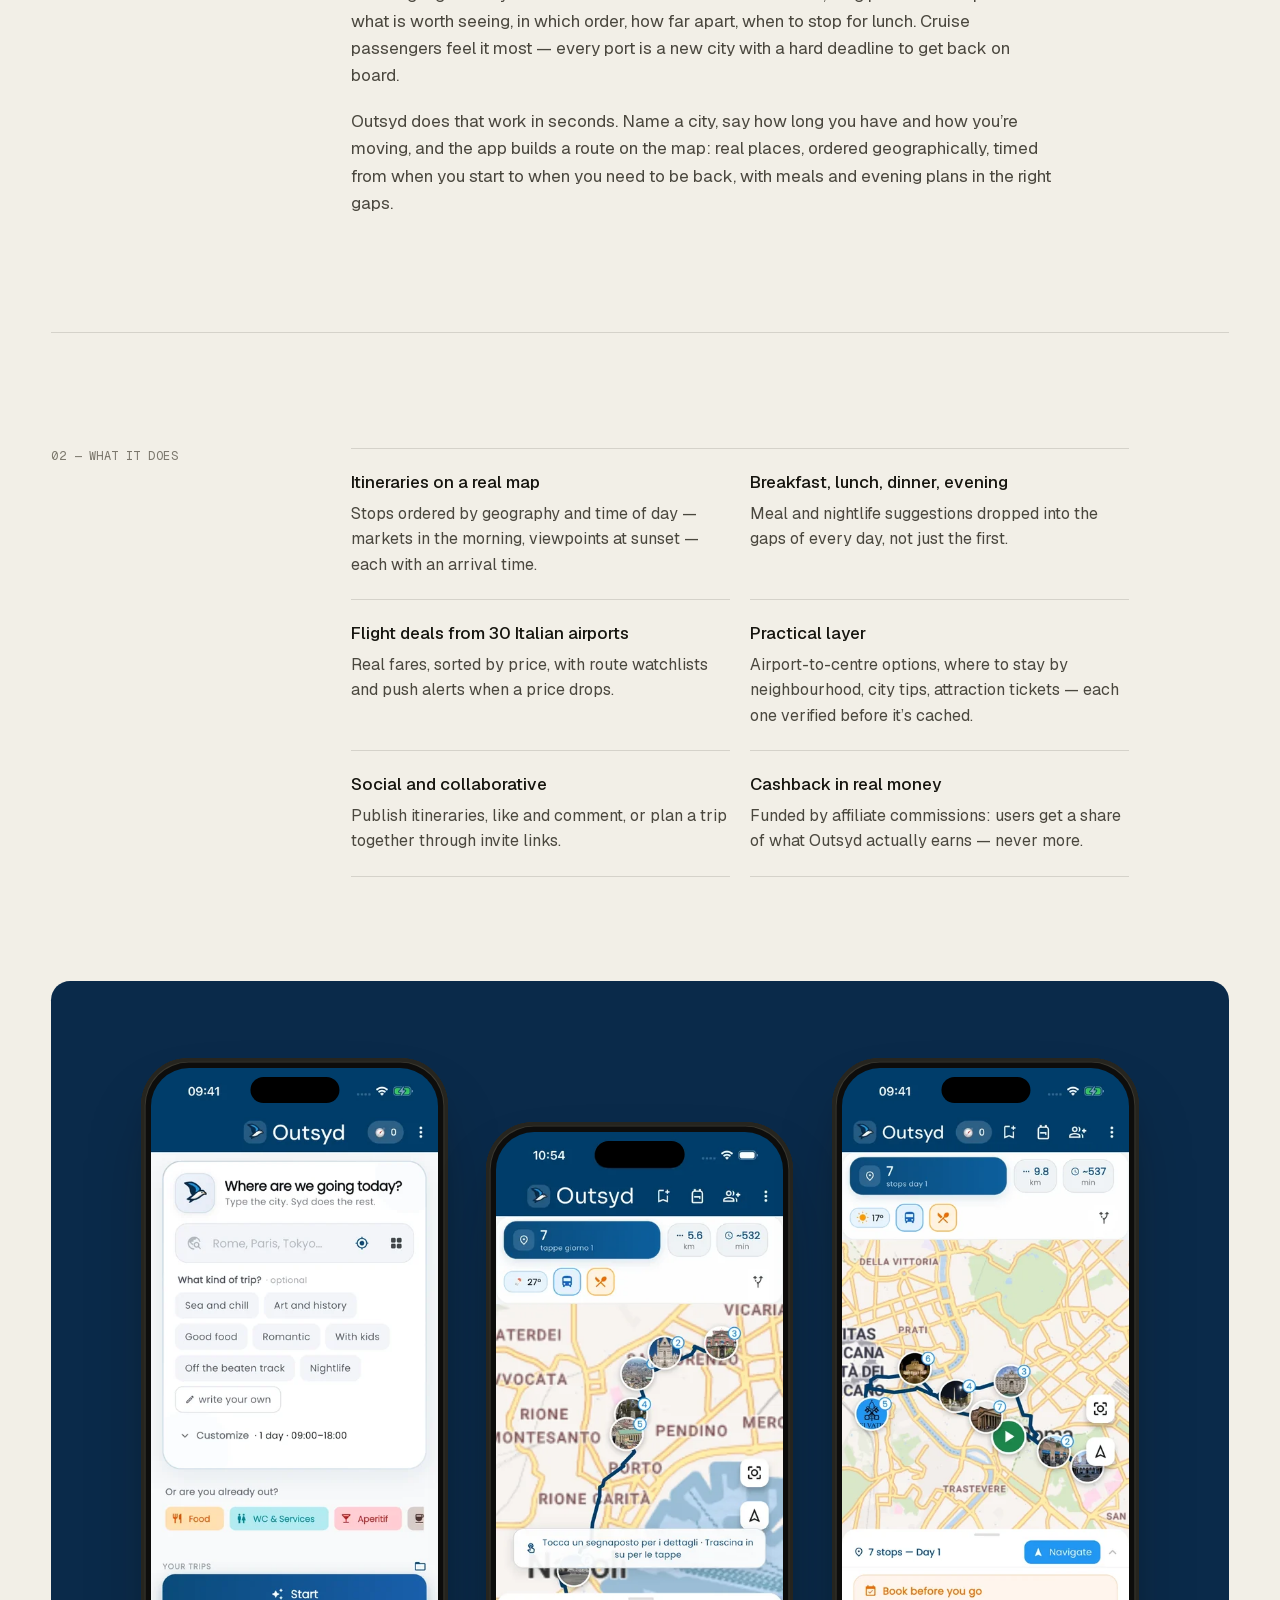
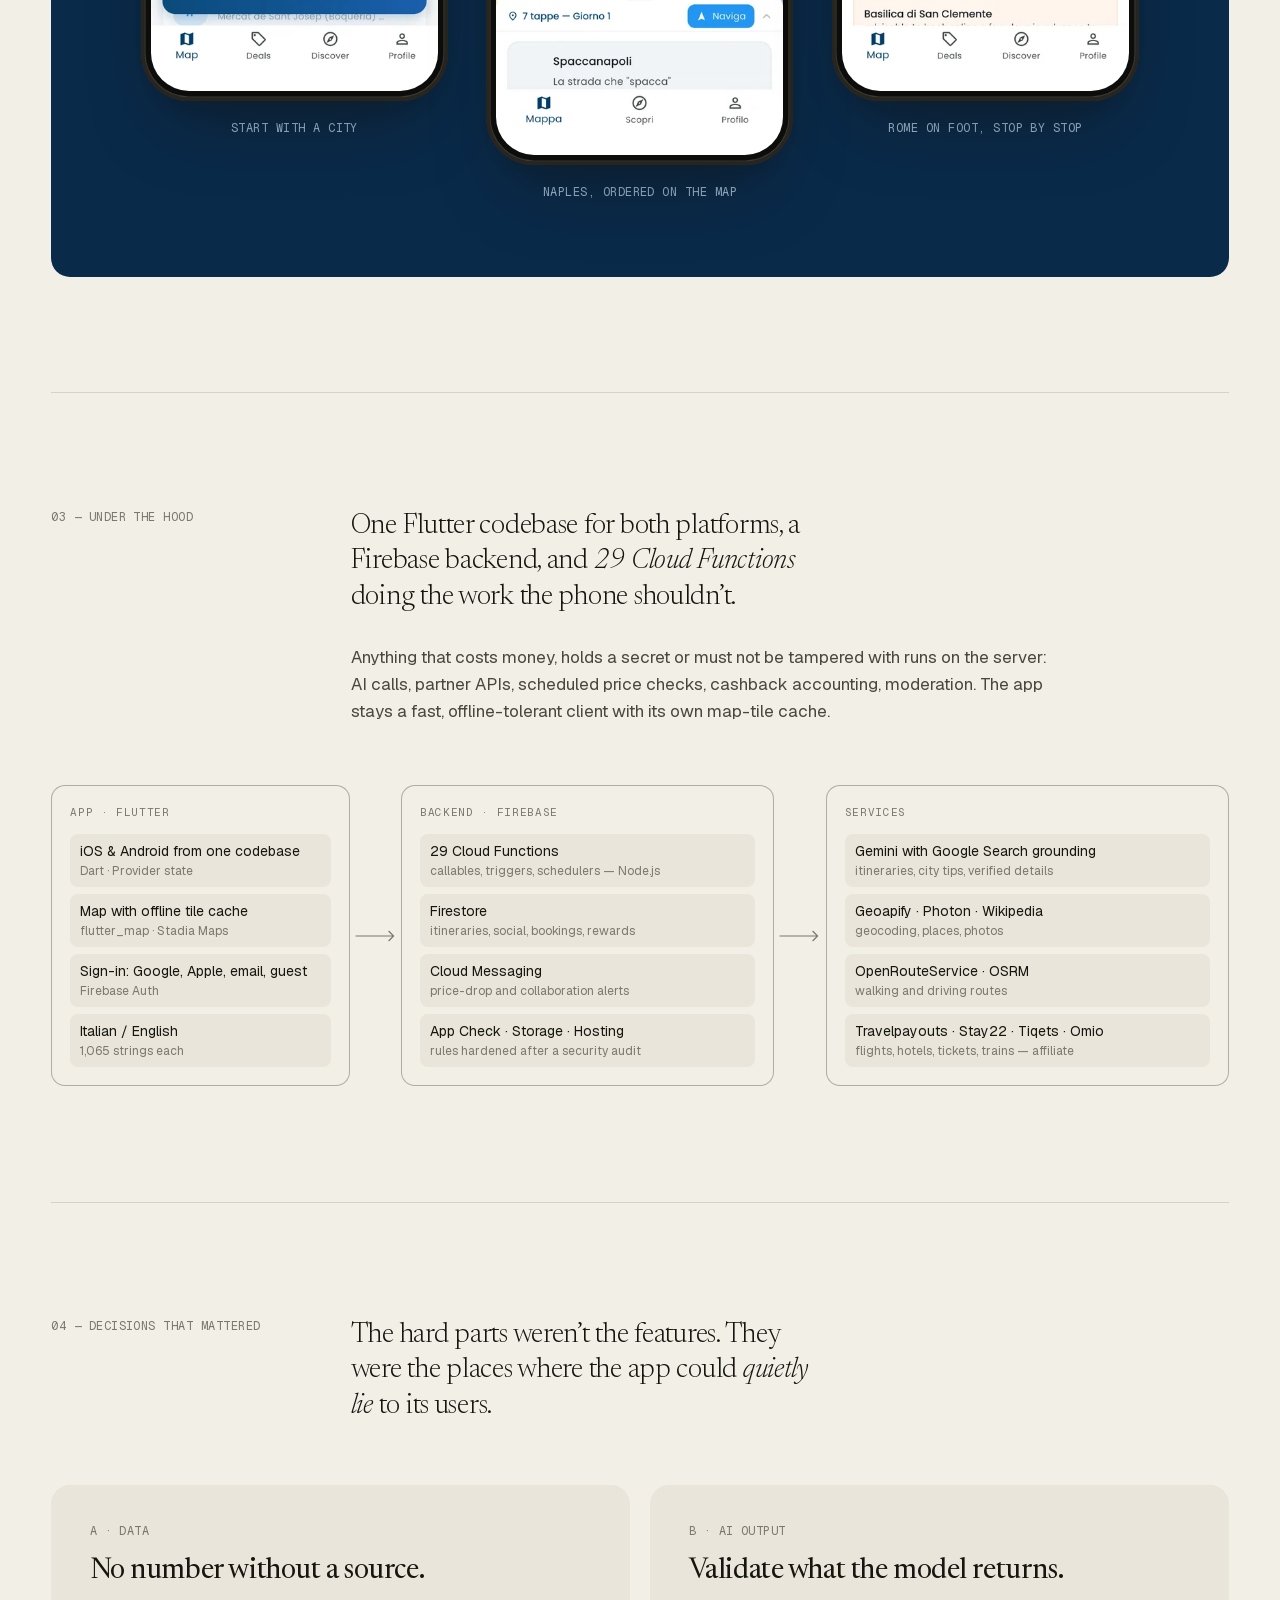
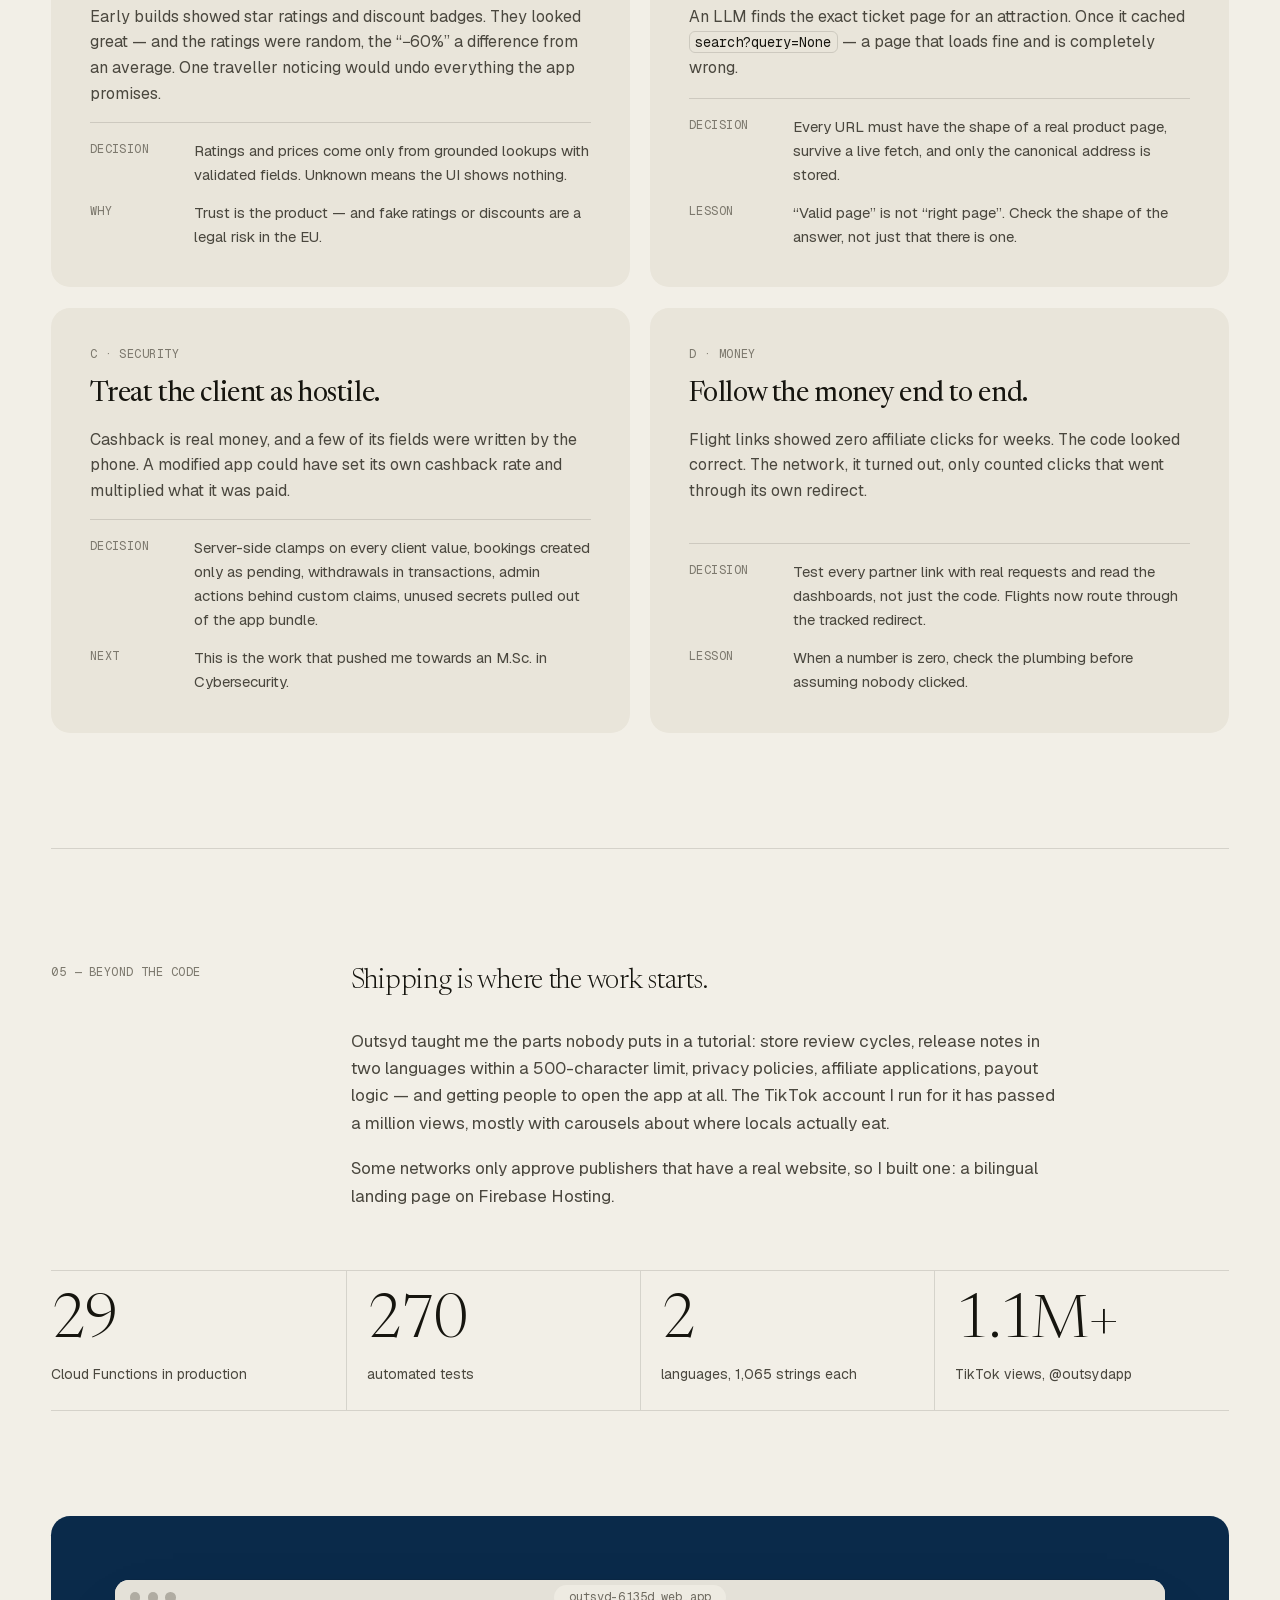
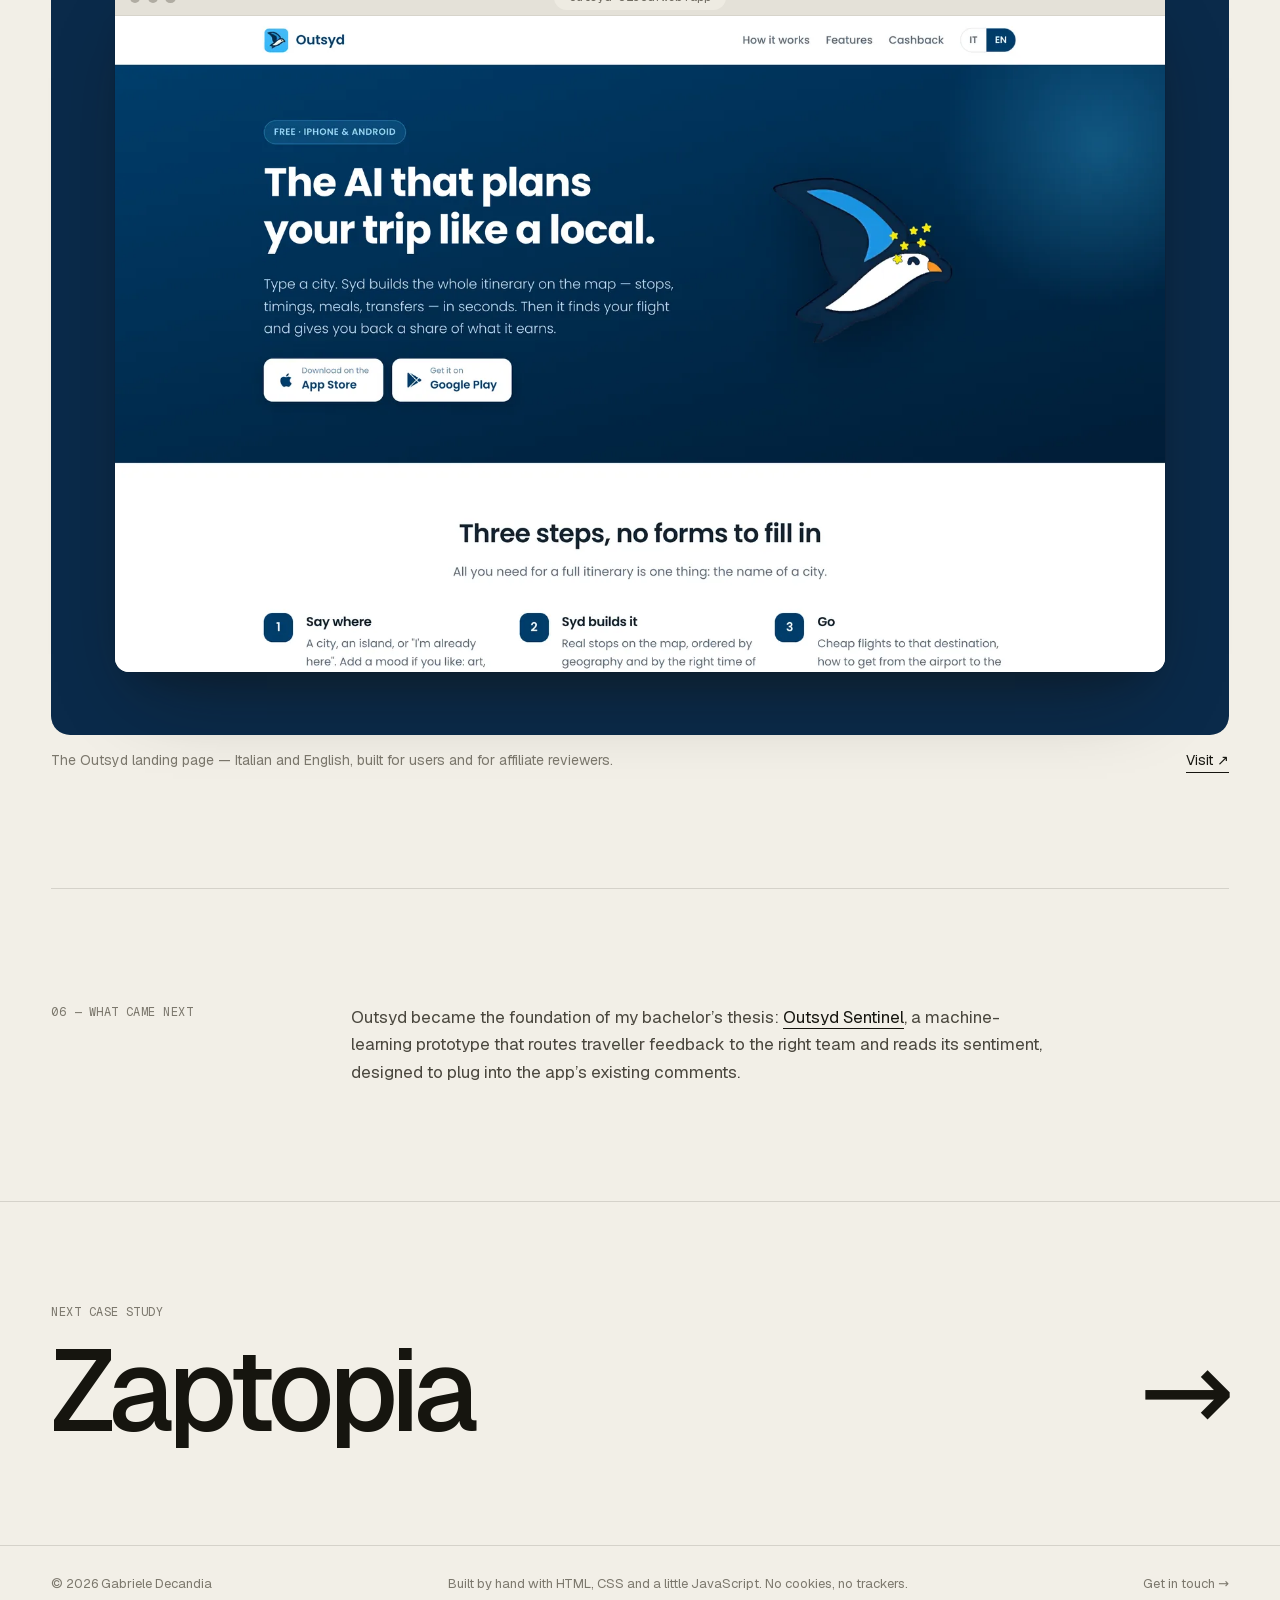
<file: work/outsyd.html>
<!doctype html>
<html lang="en" class="no-js">
<head>
  <meta charset="utf-8">
  <meta name="viewport" content="width=device-width, initial-scale=1">
  <title>Outsyd — AI travel planner · Gabriele Decandia</title>
  <meta name="description" content="Case study: Outsyd, an AI travel planner built with Flutter and Firebase, live on the App Store and Google Play. Itineraries on the map in seconds, flight deals, price alerts and real-money cashback.">
  <link rel="canonical" href="https://gabrideca7.github.io/work/outsyd.html">
  <link rel="alternate" hreflang="en" href="https://gabrideca7.github.io/work/outsyd.html">
  <link rel="alternate" hreflang="it" href="https://gabrideca7.github.io/it/work/outsyd.html">
  <meta property="og:type" content="article">
  <meta property="og:title" content="Outsyd — AI travel planner">
  <meta property="og:description" content="Type a city, get the day planned on the map in seconds. A case study by Gabriele Decandia.">
  <meta property="og:url" content="https://gabrideca7.github.io/work/outsyd.html">
  <meta property="og:image" content="https://gabrideca7.github.io/assets/img/og.jpg">
  <meta name="twitter:card" content="summary_large_image">
  <meta name="theme-color" content="#f2efe7">
  <link rel="icon" href="../favicon-32.png" type="image/png" sizes="32x32">
  <link rel="icon" href="../favicon.png" type="image/png" sizes="64x64">
  <link rel="apple-touch-icon" href="../apple-touch-icon.png">
  <link rel="preload" href="../assets/fonts/geist.woff2" as="font" type="font/woff2" crossorigin>
  <link rel="stylesheet" href="../assets/css/style.css?v=2026102702">
  <script>
    (function () {
      var d = document.documentElement;
      d.className = d.className.replace('no-js', 'js');
      try { var t = localStorage.getItem('theme'); if (t === 'dark' || t === 'light') d.dataset.theme = t; } catch (e) {}
    })();
  </script>
  <script src="../assets/js/main.js?v=2026102702" defer></script>
</head>
<body>
  <a class="skip-link" href="#main">Skip to content</a>

  <header class="site-header">
    <div class="wrap header-inner">
      <a class="brand" href="../" aria-label="Gabriele Decandia — home">Gabriele Decandia<span class="brand-dot">.</span></a>
      <nav class="nav" aria-label="Primary">
        <a href="../#work" aria-current="page">Work</a>
        <a href="../#about">About</a>
        <a href="../#contact">Contact</a>
      </nav>
      <div class="header-meta">
        <span class="clock mono" data-clock>Altamura, IT <time>--:--</time></span>
        <nav class="lang-switch mono" aria-label="Language"><span aria-current="true">EN</span><a href="../it/work/outsyd.html" hreflang="it" lang="it" title="Versione italiana">IT</a></nav>
        <button class="theme-toggle" type="button" data-theme-toggle aria-label="Switch theme">
          <svg viewBox="0 0 16 16" aria-hidden="true"><circle cx="8" cy="8" r="6.4" fill="none" stroke="currentColor" stroke-width="1.2"/><path class="half" d="M8 1.6a6.4 6.4 0 0 1 0 12.8z" fill="currentColor"/></svg>
        </button>
      </div>
    </div>
  </header>

  <main id="main">
    <section class="wrap cs-hero">
      <a class="cs-back" href="../#work"><span class="arrow" aria-hidden="true">←</span> All work</a>
      <div class="cs-kicker"><span class="label">Case study 01</span><span class="tag tag--live">Live on iOS &amp; Android</span></div>
      <h1 class="cs-title">Outsyd</h1>
      <p class="lede cs-sub">Type a city. Get the day planned — <em>on the map, in seconds.</em></p>

      <dl class="grid cs-meta">
        <div><dt class="label">Role</dt><dd>Founder — product, design, development, release and marketing</dd></div>
        <div><dt class="label">Timeline</dt><dd>2025 — ongoing<br>Version 3.5.3, 67 builds</dd></div>
        <div><dt class="label">Stack</dt><dd>Flutter · Dart · Firebase · Cloud Functions (Node.js) · Gemini · Geoapify · Stadia Maps</dd></div>
        <div><dt class="label">Links</dt><dd><a href="https://apps.apple.com/app/id6756832439" target="_blank" rel="noopener">App Store</a> · <a href="https://play.google.com/store/apps/details?id=dev.outsyd.app" target="_blank" rel="noopener">Google Play</a> · <a href="https://outsyd-6135d.web.app" target="_blank" rel="noopener">Website</a></dd></div>
      </dl>
    </section>

    <section class="wrap cs-cover reveal" aria-label="Screens">
      <div class="media media--outsyd">
        <img class="syd" src="../assets/img/outsyd/syd-360.webp" width="360" height="324" alt="Syd, Outsyd’s bird mascot" decoding="async">
        <div class="phone"><div class="phone-screen"><img src="../assets/img/outsyd/napoli-420.webp" srcset="../assets/img/outsyd/napoli-420.webp 420w, ../assets/img/outsyd/napoli-760.webp 760w" sizes="(max-width: 700px) 42vw, 22vw" width="420" height="913" alt="A day itinerary in Naples drawn on the map" decoding="async"></div></div>
        <div class="phone"><div class="phone-screen"><img src="../assets/img/outsyd/home-420.webp" srcset="../assets/img/outsyd/home-420.webp 420w, ../assets/img/outsyd/home-760.webp 760w" sizes="(max-width: 700px) 52vw, 26vw" width="420" height="913" alt="Outsyd home screen asking where you are going today" decoding="async"></div></div>
        <div class="phone"><div class="phone-screen"><img src="../assets/img/outsyd/roma-420.webp" srcset="../assets/img/outsyd/roma-420.webp 420w, ../assets/img/outsyd/roma-760.webp 760w" sizes="(max-width: 700px) 42vw, 22vw" width="420" height="913" alt="A walking route through Rome with numbered stops" decoding="async"></div></div>
        <span class="media-caption media-caption--top media-caption--r">Screens in Italian · the app is fully bilingual</span>
      </div>
    </section>

    <div class="wrap">
      <!-- 01 -->
      <section class="cs-section grid cs-row" aria-labelledby="s1">
        <div class="cs-label"><h2 class="label" id="s1">01 — The problem</h2></div>
        <div class="cs-body">
          <p class="lede reveal">The ship docks for eight hours in a city you never researched. <em>Now what?</em></p>
          <div class="prose reveal">
            <p>Planning a good day somewhere new means hours of forums, blog posts and map tabs: what is worth seeing, in which order, how far apart, when to stop for lunch. Cruise passengers feel it most — every port is a new city with a hard deadline to get back on board.</p>
            <p>Outsyd does that work in seconds. Name a city, say how long you have and how you’re moving, and the app builds a route on the map: real places, ordered geographically, timed from when you start to when you need to be back, with meals and evening plans in the right gaps.</p>
          </div>
        </div>
      </section>

      <!-- 02 -->
      <section class="cs-section grid cs-row" aria-labelledby="s2">
        <div class="cs-label"><h2 class="label" id="s2">02 — What it does</h2></div>
        <div class="cs-body">
          <ul class="feature-list reveal">
            <li><strong>Itineraries on a real map</strong>Stops ordered by geography and time of day — markets in the morning, viewpoints at sunset — each with an arrival time.</li>
            <li><strong>Breakfast, lunch, dinner, evening</strong>Meal and nightlife suggestions dropped into the gaps of every day, not just the first.</li>
            <li><strong>Flight deals from 30 Italian airports</strong>Real fares, sorted by price, with route watchlists and push alerts when a price drops.</li>
            <li><strong>Practical layer</strong>Airport-to-centre options, where to stay by neighbourhood, city tips, attraction tickets — each one verified before it’s cached.</li>
            <li><strong>Social and collaborative</strong>Publish itineraries, like and comment, or plan a trip together through invite links.</li>
            <li><strong>Cashback in real money</strong>Funded by affiliate commissions: users get a share of what Outsyd actually earns — never more.</li>
          </ul>
        </div>
        <figure class="cs-full mt-l reveal">
          <div class="phones-row" style="--bg: #0a2a4a">
            <figure>
              <div class="phone phone--flow"><div class="phone-screen"><img src="../assets/img/outsyd/home-420.webp" srcset="../assets/img/outsyd/home-420.webp 420w, ../assets/img/outsyd/home-760.webp 760w" sizes="(max-width: 700px) 60vw, 24vw" width="420" height="913" alt="Home: pick a city and the kind of trip" loading="lazy" decoding="async"></div></div>
              <figcaption class="label" style="color:#9fbad3">Start with a city</figcaption>
            </figure>
            <figure>
              <div class="phone phone--flow"><div class="phone-screen"><img src="../assets/img/outsyd/napoli-420.webp" srcset="../assets/img/outsyd/napoli-420.webp 420w, ../assets/img/outsyd/napoli-760.webp 760w" sizes="(max-width: 700px) 60vw, 24vw" width="420" height="913" alt="Naples itinerary with seven stops along the old town" loading="lazy" decoding="async"></div></div>
              <figcaption class="label" style="color:#9fbad3">Naples, ordered on the map</figcaption>
            </figure>
            <figure>
              <div class="phone phone--flow"><div class="phone-screen"><img src="../assets/img/outsyd/roma-420.webp" srcset="../assets/img/outsyd/roma-420.webp 420w, ../assets/img/outsyd/roma-760.webp 760w" sizes="(max-width: 700px) 60vw, 24vw" width="420" height="913" alt="Rome itinerary with seven stops on the map" loading="lazy" decoding="async"></div></div>
              <figcaption class="label" style="color:#9fbad3">Rome on foot, stop by stop</figcaption>
            </figure>
          </div>
        </figure>
      </section>

      <!-- 03 -->
      <section class="cs-section grid cs-row" aria-labelledby="s3">
        <div class="cs-label"><h2 class="label" id="s3">03 — Under the hood</h2></div>
        <div class="cs-body">
          <p class="lede reveal">One Flutter codebase for both platforms, a Firebase backend, and <em>29 Cloud Functions</em> doing the work the phone shouldn’t.</p>
          <div class="prose reveal">
            <p>Anything that costs money, holds a secret or must not be tampered with runs on the server: AI calls, partner APIs, scheduled price checks, cashback accounting, moderation. The app stays a fast, offline-tolerant client with its own map-tile cache.</p>
          </div>
        </div>
        <div class="cs-full mt-m reveal">
          <div class="arch" role="img" aria-label="Architecture: Flutter app talks to Firebase and Cloud Functions, which call external AI, maps, travel and affiliate services.">
            <div class="arch-col">
              <h4>App · Flutter</h4>
              <ul>
                <li>iOS &amp; Android from one codebase<small>Dart · Provider state</small></li>
                <li>Map with offline tile cache<small>flutter_map · Stadia Maps</small></li>
                <li>Sign-in: Google, Apple, email, guest<small>Firebase Auth</small></li>
                <li>Italian / English<small>1,065 strings each</small></li>
              </ul>
            </div>
            <div class="arch-link" aria-hidden="true"><svg viewBox="0 0 40 12"><path d="M0 6h38m-5-5 5 5-5 5" fill="none" stroke="currentColor" stroke-width="1.2"/></svg></div>
            <div class="arch-col">
              <h4>Backend · Firebase</h4>
              <ul>
                <li>29 Cloud Functions<small>callables, triggers, schedulers — Node.js</small></li>
                <li>Firestore<small>itineraries, social, bookings, rewards</small></li>
                <li>Cloud Messaging<small>price-drop and collaboration alerts</small></li>
                <li>App Check · Storage · Hosting<small>rules hardened after a security audit</small></li>
              </ul>
            </div>
            <div class="arch-link" aria-hidden="true"><svg viewBox="0 0 40 12"><path d="M0 6h38m-5-5 5 5-5 5" fill="none" stroke="currentColor" stroke-width="1.2"/></svg></div>
            <div class="arch-col">
              <h4>Services</h4>
              <ul>
                <li>Gemini with Google Search grounding<small>itineraries, city tips, verified details</small></li>
                <li>Geoapify · Photon · Wikipedia<small>geocoding, places, photos</small></li>
                <li>OpenRouteService · OSRM<small>walking and driving routes</small></li>
                <li>Travelpayouts · Stay22 · Tiqets · Omio<small>flights, hotels, tickets, trains — affiliate</small></li>
              </ul>
            </div>
          </div>
        </div>
      </section>

      <!-- 04 -->
      <section class="cs-section grid cs-row" id="decisions" aria-labelledby="s4">
        <div class="cs-label"><h2 class="label" id="s4">04 — Decisions that mattered</h2></div>
        <div class="cs-body">
          <p class="lede reveal">The hard parts weren’t the features. They were the places where the app could <em>quietly lie</em> to its users.</p>
        </div>
        <div class="cs-full mt-m decisions">
          <article class="decision reveal">
            <span class="label">A · Data</span>
            <h3>No number without a source.</h3>
            <p>Early builds showed star ratings and discount badges. They looked great — and the ratings were random, the “−60%” a difference from an average. One traveller noticing would undo everything the app promises.</p>
            <div class="split">
              <div><span class="label">Decision</span><span>Ratings and prices come only from grounded lookups with validated fields. Unknown means the UI shows nothing.</span></div>
              <div><span class="label">Why</span><span>Trust is the product — and fake ratings or discounts are a legal risk in the EU.</span></div>
            </div>
          </article>
          <article class="decision reveal" style="--delay: .08s">
            <span class="label">B · AI output</span>
            <h3>Validate what the model returns.</h3>
            <p>An LLM finds the exact ticket page for an attraction. Once it cached <code>search?query=None</code> — a page that loads fine and is completely wrong.</p>
            <div class="split">
              <div><span class="label">Decision</span><span>Every URL must have the shape of a real product page, survive a live fetch, and only the canonical address is stored.</span></div>
              <div><span class="label">Lesson</span><span>“Valid page” is not “right page”. Check the shape of the answer, not just that there is one.</span></div>
            </div>
          </article>
          <article class="decision reveal">
            <span class="label">C · Security</span>
            <h3>Treat the client as hostile.</h3>
            <p>Cashback is real money, and a few of its fields were written by the phone. A modified app could have set its own cashback rate and multiplied what it was paid.</p>
            <div class="split">
              <div><span class="label">Decision</span><span>Server-side clamps on every client value, bookings created only as pending, withdrawals in transactions, admin actions behind custom claims, unused secrets pulled out of the app bundle.</span></div>
              <div><span class="label">Next</span><span>This is the work that pushed me towards an M.Sc. in Cybersecurity.</span></div>
            </div>
          </article>
          <article class="decision reveal" style="--delay: .08s">
            <span class="label">D · Money</span>
            <h3>Follow the money end to end.</h3>
            <p>Flight links showed zero affiliate clicks for weeks. The code looked correct. The network, it turned out, only counted clicks that went through its own redirect.</p>
            <div class="split">
              <div><span class="label">Decision</span><span>Test every partner link with real requests and read the dashboards, not just the code. Flights now route through the tracked redirect.</span></div>
              <div><span class="label">Lesson</span><span>When a number is zero, check the plumbing before assuming nobody clicked.</span></div>
            </div>
          </article>
        </div>
      </section>

      <!-- 05 -->
      <section class="cs-section grid cs-row" aria-labelledby="s5">
        <div class="cs-label"><h2 class="label" id="s5">05 — Beyond the code</h2></div>
        <div class="cs-body">
          <p class="lede reveal">Shipping is where the work starts.</p>
          <div class="prose reveal">
            <p>Outsyd taught me the parts nobody puts in a tutorial: store review cycles, release notes in two languages within a 500-character limit, privacy policies, affiliate applications, payout logic — and getting people to open the app at all. The TikTok account I run for it has passed a million views, mostly with carousels about where locals actually eat.</p>
            <p>Some networks only approve publishers that have a real website, so I built one: a bilingual landing page on Firebase Hosting.</p>
          </div>
        </div>
        <div class="cs-full mt-m reveal">
          <div class="kpis">
            <div class="kpi"><div class="kpi-value">29</div><div class="kpi-label">Cloud Functions in production</div></div>
            <div class="kpi"><div class="kpi-value">270</div><div class="kpi-label">automated tests</div></div>
            <div class="kpi"><div class="kpi-value">2</div><div class="kpi-label">languages, 1,065 strings each</div></div>
            <div class="kpi"><div class="kpi-value">1.1M+</div><div class="kpi-label">TikTok views, @outsydapp</div></div>
          </div>
        </div>
        <figure class="cs-full mt-l reveal">
          <div class="figure-panel" style="--bg: #0a2a4a">
            <div class="browser">
              <div class="browser-bar"><span class="browser-dots"><i></i><i></i><i></i></span><span class="browser-url">outsyd-6135d.web.app</span><span></span></div>
              <div class="browser-view"><img src="../assets/img/outsyd/site-960.webp" srcset="../assets/img/outsyd/site-960.webp 960w, ../assets/img/outsyd/site-1600.webp 1600w" sizes="(max-width: 900px) 92vw, 80vw" width="960" height="600" alt="Outsyd landing page: “The AI that plans your trip like a local”, with App Store and Google Play buttons" loading="lazy" decoding="async"></div>
            </div>
          </div>
          <figcaption class="fig-caption"><span>The Outsyd landing page — Italian and English, built for users and for affiliate reviewers.</span><a class="text-link" href="https://outsyd-6135d.web.app" target="_blank" rel="noopener">Visit ↗</a></figcaption>
        </figure>
      </section>

      <!-- 06 -->
      <section class="cs-section grid cs-row" aria-labelledby="s6">
        <div class="cs-label"><h2 class="label" id="s6">06 — What came next</h2></div>
        <div class="cs-body">
          <div class="prose reveal">
            <p>Outsyd became the foundation of my bachelor’s thesis: <a href="sentinel.html">Outsyd Sentinel</a>, a machine-learning prototype that routes traveller feedback to the right team and reads its sentiment, designed to plug into the app’s existing comments.</p>
          </div>
        </div>
      </section>
    </div>

    <a class="next wrap" href="zaptopia.html">
      <span class="label">Next case study</span>
      <span class="next-title">Zaptopia <span class="arrow" aria-hidden="true">→</span></span>
    </a>
  </main>

  <footer class="site-footer">
    <div class="wrap footer-inner">
      <span>© <span data-year>2026</span> Gabriele Decandia</span>
      <span>Built by hand with HTML, CSS and a little JavaScript. No cookies, no trackers.</span>
      <a href="../#contact">Get in touch →</a>
    </div>
  </footer>
</body>
</html>
</file>
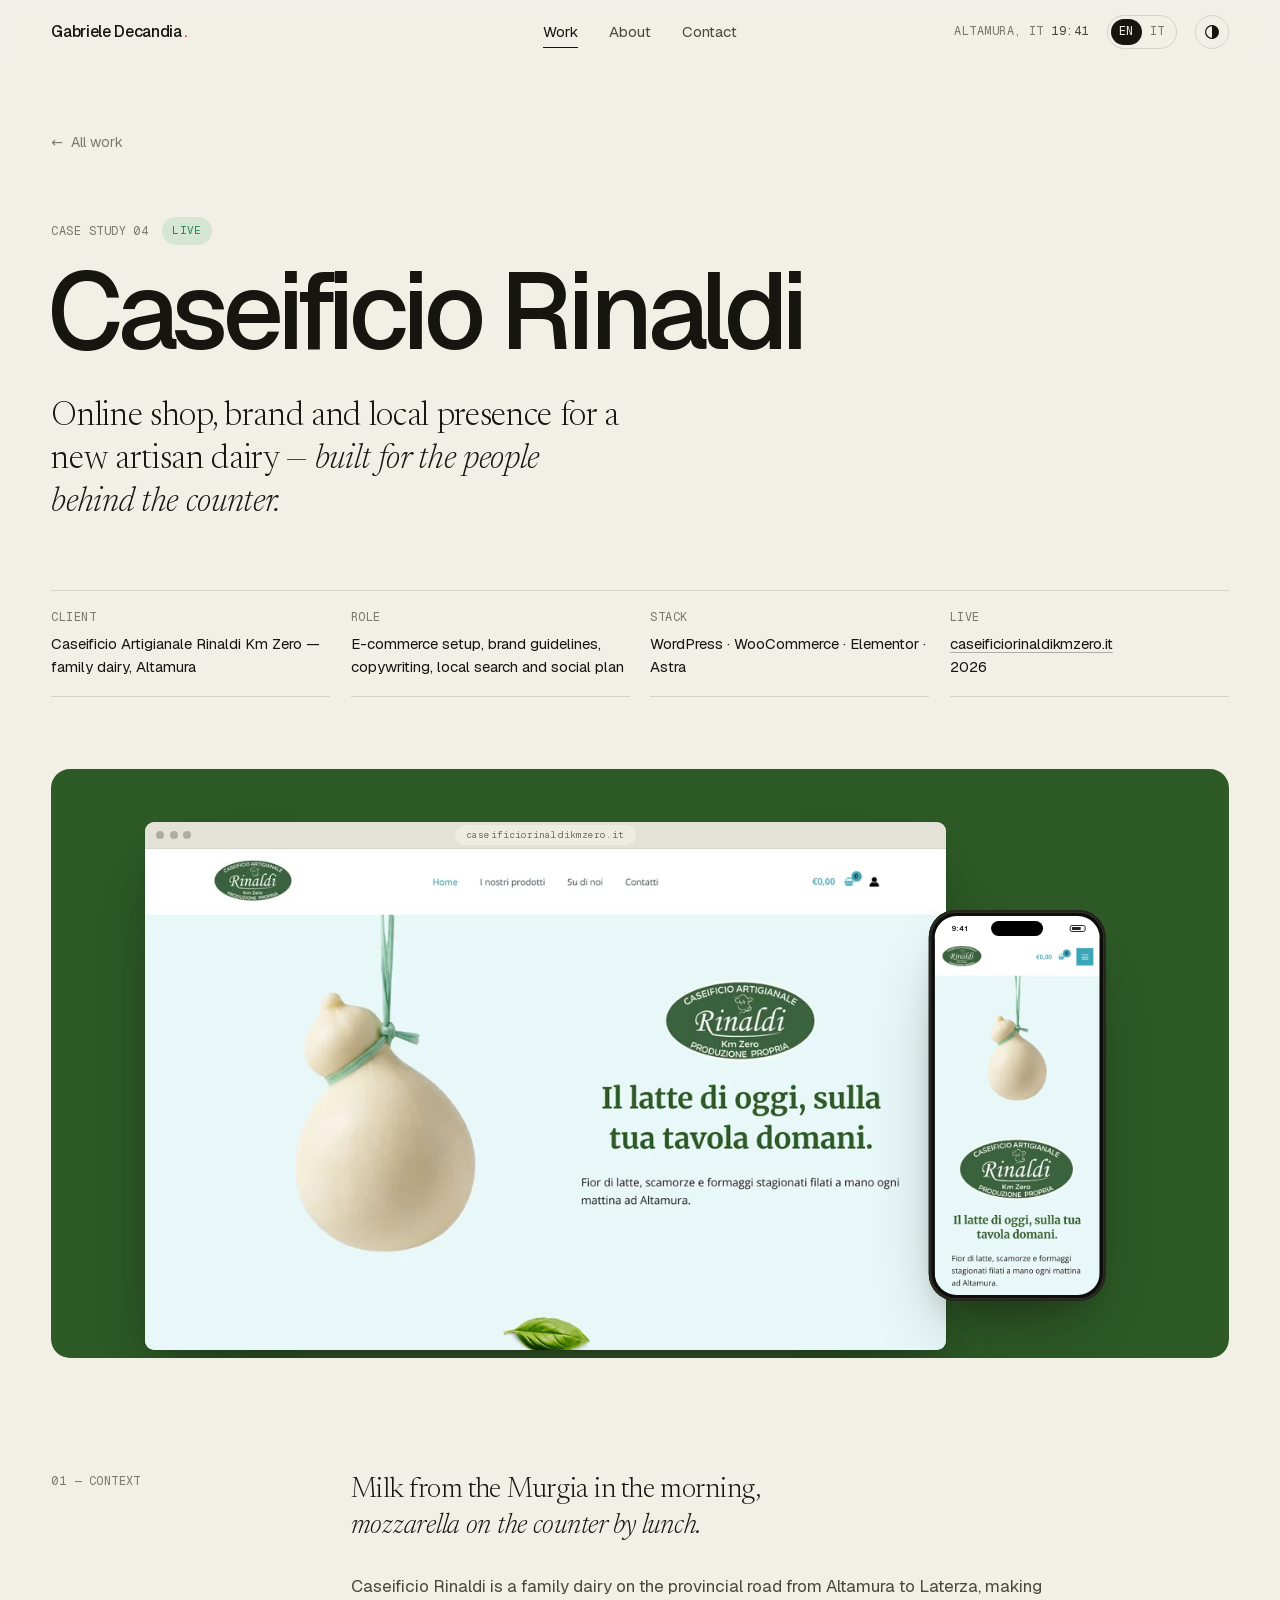
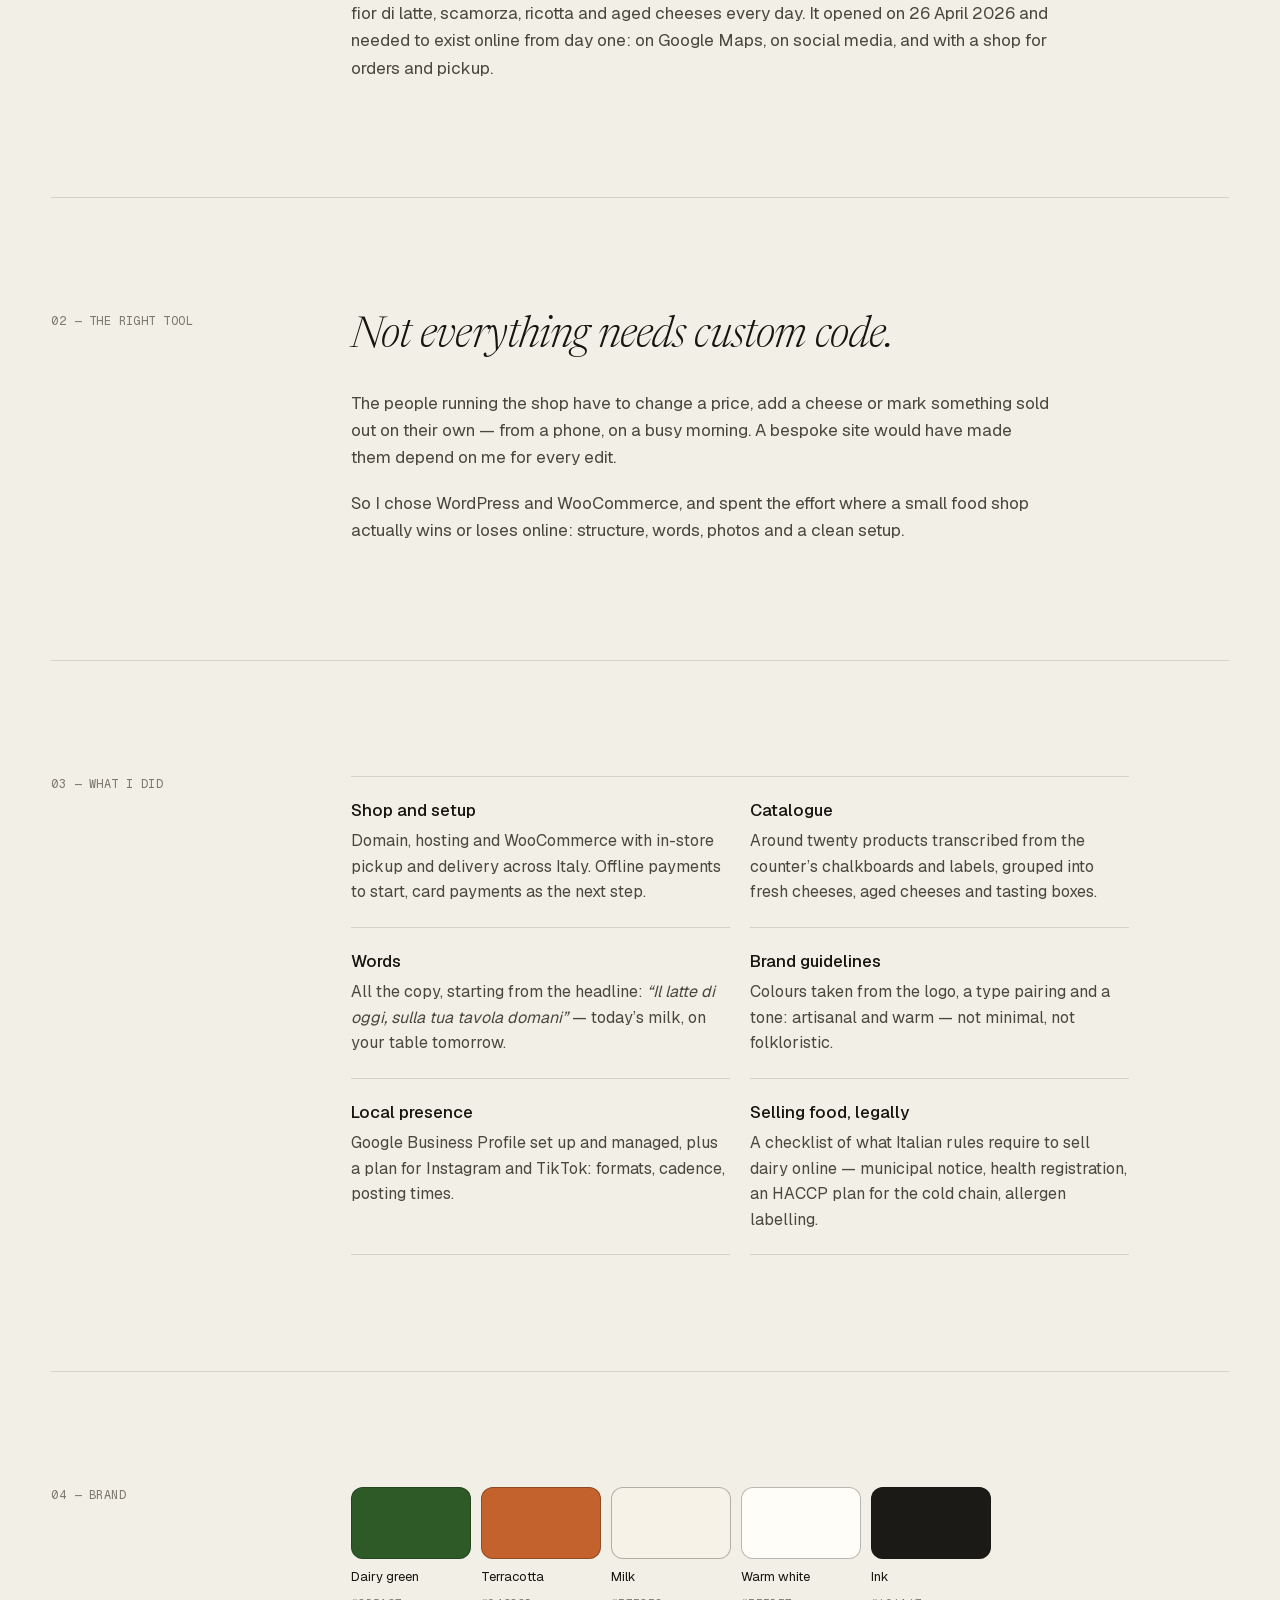
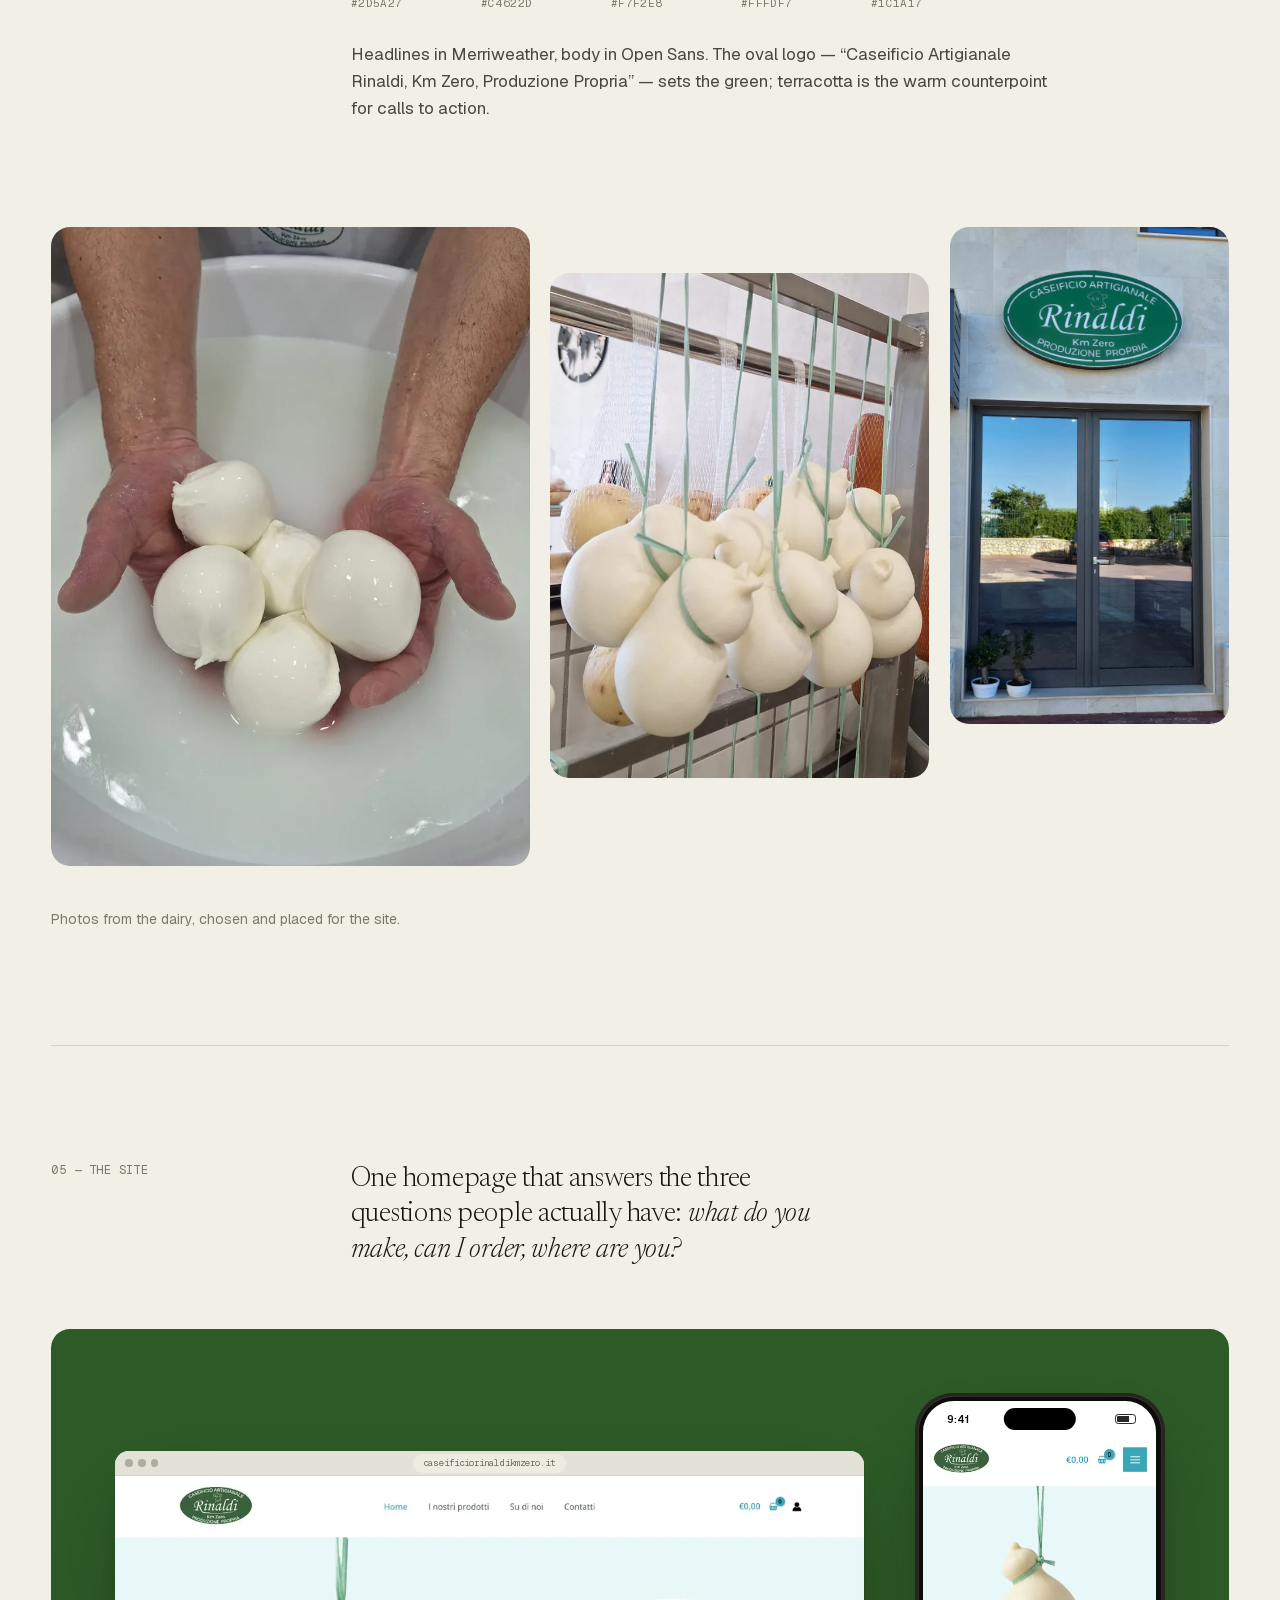
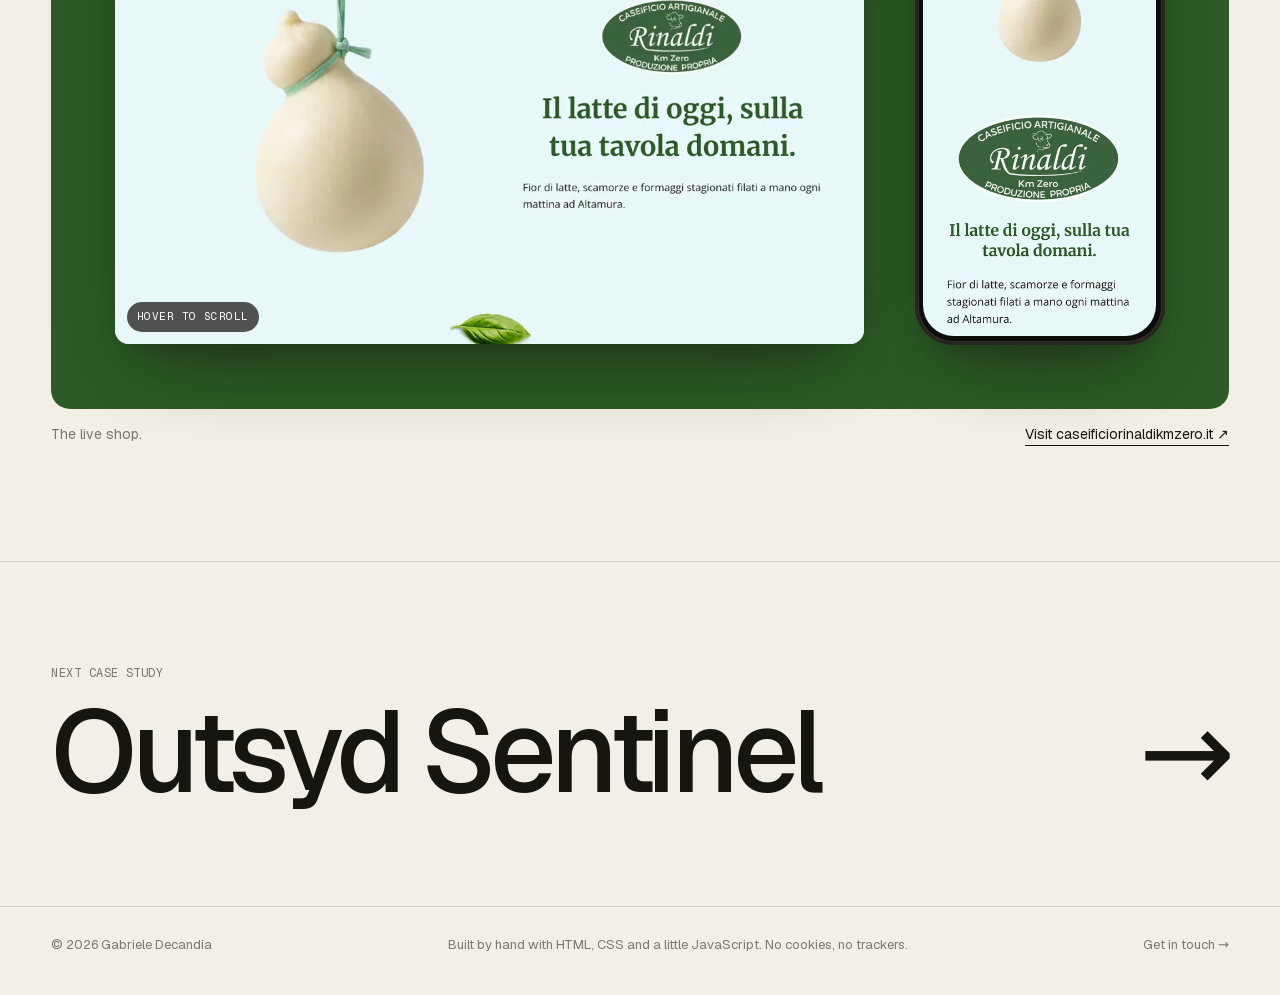
<file: work/rinaldi.html>
<!doctype html>
<html lang="en" class="no-js">
<head>
  <meta charset="utf-8">
  <meta name="viewport" content="width=device-width, initial-scale=1">
  <title>Caseificio Rinaldi Km Zero — Online shop · Gabriele Decandia</title>
  <meta name="description" content="Case study: online shop, brand guidelines and local presence for a new artisan dairy in Altamura, built on WordPress and WooCommerce so the owners can run it themselves.">
  <link rel="canonical" href="https://gabrideca7.github.io/work/rinaldi.html">
  <link rel="alternate" hreflang="en" href="https://gabrideca7.github.io/work/rinaldi.html">
  <link rel="alternate" hreflang="it" href="https://gabrideca7.github.io/it/work/rinaldi.html">
  <meta property="og:type" content="article">
  <meta property="og:title" content="Caseificio Rinaldi Km Zero — Online shop">
  <meta property="og:description" content="Online shop, brand and local presence for a new artisan dairy. A case study by Gabriele Decandia.">
  <meta property="og:url" content="https://gabrideca7.github.io/work/rinaldi.html">
  <meta property="og:image" content="https://gabrideca7.github.io/assets/img/og.jpg">
  <meta name="twitter:card" content="summary_large_image">
  <meta name="theme-color" content="#f2efe7">
  <link rel="icon" href="../favicon-32.png" type="image/png" sizes="32x32">
  <link rel="icon" href="../favicon.png" type="image/png" sizes="64x64">
  <link rel="apple-touch-icon" href="../apple-touch-icon.png">
  <link rel="preload" href="../assets/fonts/geist.woff2" as="font" type="font/woff2" crossorigin>
  <link rel="stylesheet" href="../assets/css/style.css?v=2026102702">
  <script>
    (function () {
      var d = document.documentElement;
      d.className = d.className.replace('no-js', 'js');
      try { var t = localStorage.getItem('theme'); if (t === 'dark' || t === 'light') d.dataset.theme = t; } catch (e) {}
    })();
  </script>
  <script src="../assets/js/main.js?v=2026102702" defer></script>
</head>
<body>
  <a class="skip-link" href="#main">Skip to content</a>

  <header class="site-header">
    <div class="wrap header-inner">
      <a class="brand" href="../" aria-label="Gabriele Decandia — home">Gabriele Decandia<span class="brand-dot">.</span></a>
      <nav class="nav" aria-label="Primary">
        <a href="../#work" aria-current="page">Work</a>
        <a href="../#about">About</a>
        <a href="../#contact">Contact</a>
      </nav>
      <div class="header-meta">
        <span class="clock mono" data-clock>Altamura, IT <time>--:--</time></span>
        <nav class="lang-switch mono" aria-label="Language"><span aria-current="true">EN</span><a href="../it/work/rinaldi.html" hreflang="it" lang="it" title="Versione italiana">IT</a></nav>
        <button class="theme-toggle" type="button" data-theme-toggle aria-label="Switch theme">
          <svg viewBox="0 0 16 16" aria-hidden="true"><circle cx="8" cy="8" r="6.4" fill="none" stroke="currentColor" stroke-width="1.2"/><path class="half" d="M8 1.6a6.4 6.4 0 0 1 0 12.8z" fill="currentColor"/></svg>
        </button>
      </div>
    </div>
  </header>

  <main id="main">
    <section class="wrap cs-hero">
      <a class="cs-back" href="../#work"><span class="arrow" aria-hidden="true">←</span> All work</a>
      <div class="cs-kicker"><span class="label">Case study 04</span><span class="tag tag--live">Live</span></div>
      <h1 class="cs-title cs-title--long">Caseificio Rinaldi</h1>
      <p class="lede cs-sub">Online shop, brand and local presence for a new artisan dairy — <em>built for the people behind the counter.</em></p>

      <dl class="grid cs-meta">
        <div><dt class="label">Client</dt><dd>Caseificio Artigianale Rinaldi Km Zero — family dairy, Altamura</dd></div>
        <div><dt class="label">Role</dt><dd>E-commerce setup, brand guidelines, copywriting, local search and social plan</dd></div>
        <div><dt class="label">Stack</dt><dd>WordPress · WooCommerce · Elementor · Astra</dd></div>
        <div><dt class="label">Live</dt><dd><a href="https://caseificiorinaldikmzero.it" target="_blank" rel="noopener">caseificiorinaldikmzero.it</a><br>2026</dd></div>
      </dl>
    </section>

    <section class="wrap cs-cover reveal" aria-label="The website on desktop and phone">
      <div class="media media--site media--rinaldi">
        <div class="browser-wrap">
          <div class="browser">
            <div class="browser-bar"><span class="browser-dots"><i></i><i></i><i></i></span><span class="browser-url">caseificiorinaldikmzero.it</span><span></span></div>
            <div class="browser-view"><img src="../assets/img/rinaldi/desk-960.webp" srcset="../assets/img/rinaldi/desk-960.webp 960w, ../assets/img/rinaldi/desk-1600.webp 1600w" sizes="(max-width: 700px) 100vw, 64vw" width="960" height="600" alt="Homepage: a hanging caciocavallo, the dairy’s oval logo and the headline “Il latte di oggi, sulla tua tavola domani”" decoding="async"></div>
          </div>
        </div>
        <div class="phone phone--web" style="--sb:#ffffff; --sbfg:#111111"><div class="phone-screen"><span class="phone-status" aria-hidden="true">9:41<i></i></span><img src="../assets/img/rinaldi/mobile-420.webp" srcset="../assets/img/rinaldi/mobile-420.webp 420w, ../assets/img/rinaldi/mobile-760.webp 760w" sizes="(max-width: 700px) 46vw, 15vw" width="420" height="909" alt="The homepage on a phone" decoding="async"></div></div>
      </div>
    </section>

    <div class="wrap">
      <!-- 01 -->
      <section class="cs-section grid cs-row" aria-labelledby="s1">
        <div class="cs-label"><h2 class="label" id="s1">01 — Context</h2></div>
        <div class="cs-body">
          <p class="lede reveal">Milk from the Murgia in the morning, <em>mozzarella on the counter by lunch.</em></p>
          <div class="prose reveal">
            <p>Caseificio Rinaldi is a family dairy on the provincial road from Altamura to Laterza, making fior di latte, scamorza, ricotta and aged cheeses every day. It opened on 26 April 2026 and needed to exist online from day one: on Google Maps, on social media, and with a shop for orders and pickup.</p>
          </div>
        </div>
      </section>

      <!-- 02 -->
      <section class="cs-section grid cs-row" aria-labelledby="s2">
        <div class="cs-label"><h2 class="label" id="s2">02 — The right tool</h2></div>
        <div class="cs-body">
          <blockquote class="pull reveal">Not everything needs custom code.</blockquote>
          <div class="prose reveal">
            <p>The people running the shop have to change a price, add a cheese or mark something sold out on their own — from a phone, on a busy morning. A bespoke site would have made them depend on me for every edit.</p>
            <p>So I chose WordPress and WooCommerce, and spent the effort where a small food shop actually wins or loses online: structure, words, photos and a clean setup.</p>
          </div>
        </div>
      </section>

      <!-- 03 -->
      <section class="cs-section grid cs-row" aria-labelledby="s3">
        <div class="cs-label"><h2 class="label" id="s3">03 — What I did</h2></div>
        <div class="cs-body">
          <ul class="feature-list reveal">
            <li><strong>Shop and setup</strong>Domain, hosting and WooCommerce with in-store pickup and delivery across Italy. Offline payments to start, card payments as the next step.</li>
            <li><strong>Catalogue</strong>Around twenty products transcribed from the counter’s chalkboards and labels, grouped into fresh cheeses, aged cheeses and tasting boxes.</li>
            <li><strong>Words</strong>All the copy, starting from the headline: <em>“Il latte di oggi, sulla tua tavola domani”</em> — today’s milk, on your table tomorrow.</li>
            <li><strong>Brand guidelines</strong>Colours taken from the logo, a type pairing and a tone: artisanal and warm — not minimal, not folkloristic.</li>
            <li><strong>Local presence</strong>Google Business Profile set up and managed, plus a plan for Instagram and TikTok: formats, cadence, posting times.</li>
            <li><strong>Selling food, legally</strong>A checklist of what Italian rules require to sell dairy online — municipal notice, health registration, an HACCP plan for the cold chain, allergen labelling.</li>
          </ul>
        </div>
      </section>

      <!-- 04 -->
      <section class="cs-section grid cs-row" aria-labelledby="s4">
        <div class="cs-label"><h2 class="label" id="s4">04 — Brand</h2></div>
        <div class="cs-body">
          <div class="palette reveal" role="list" aria-label="Brand colours">
            <div class="swatch" role="listitem"><i style="--c: #2D5A27"></i>Dairy green<span>#2D5A27</span></div>
            <div class="swatch" role="listitem"><i style="--c: #C4622D"></i>Terracotta<span>#C4622D</span></div>
            <div class="swatch" role="listitem"><i style="--c: #F7F2E8"></i>Milk<span>#F7F2E8</span></div>
            <div class="swatch" role="listitem"><i style="--c: #FFFDF7"></i>Warm white<span>#FFFDF7</span></div>
            <div class="swatch" role="listitem"><i style="--c: #1C1A17"></i>Ink<span>#1C1A17</span></div>
          </div>
          <p class="prose reveal">Headlines in Merriweather, body in Open Sans. The oval logo — “Caseificio Artigianale Rinaldi, Km Zero, Produzione Propria” — sets the green; terracotta is the warm counterpoint for calls to action.</p>
        </div>
        <div class="cs-full mt-l photo-grid reveal">
          <figure class="p-a"><img src="../assets/img/rinaldi/mani-mozzarelle-720.webp" srcset="../assets/img/rinaldi/mani-mozzarelle-720.webp 720w, ../assets/img/rinaldi/mani-mozzarelle-1200.webp 1200w" sizes="(max-width: 700px) 92vw, 40vw" width="720" height="960" alt="Hands stretching fresh mozzarella in hot water" loading="lazy" decoding="async"></figure>
          <figure class="p-b"><img src="../assets/img/rinaldi/scamorze-720.webp" srcset="../assets/img/rinaldi/scamorze-720.webp 720w, ../assets/img/rinaldi/scamorze-1200.webp 909w" sizes="(max-width: 700px) 55vw, 32vw" width="720" height="893" alt="Scamorze hanging in the dairy" loading="lazy" decoding="async"></figure>
          <figure class="p-c"><img src="../assets/img/rinaldi/ingresso-rinaldi-720.webp" srcset="../assets/img/rinaldi/ingresso-rinaldi-720.webp 720w, ../assets/img/rinaldi/ingresso-rinaldi-1200.webp 900w" sizes="(max-width: 700px) 40vw, 24vw" width="720" height="1279" alt="The entrance of Caseificio Rinaldi" loading="lazy" decoding="async"></figure>
        </div>
        <p class="cs-full fig-caption"><span>Photos from the dairy, chosen and placed for the site.</span></p>
      </section>

      <!-- 05 -->
      <section class="cs-section grid cs-row" aria-labelledby="s5">
        <div class="cs-label"><h2 class="label" id="s5">05 — The site</h2></div>
        <div class="cs-body">
          <p class="lede reveal">One homepage that answers the three questions people actually have: <em>what do you make, can I order, where are you?</em></p>
        </div>
        <figure class="cs-full mt-m reveal">
          <div class="figure-panel" style="--bg: #2d5a27">
            <div class="site-showcase">
              <div class="browser" tabindex="0" aria-label="Full homepage — hover or focus to scroll">
                <div class="browser-bar"><span class="browser-dots"><i></i><i></i><i></i></span><span class="browser-url">caseificiorinaldikmzero.it</span><span></span></div>
                <div class="browser-view browser-view--scroll">
                  <img src="../assets/img/rinaldi/full-1100.webp" width="1100" height="2803" alt="The full homepage: hero, three product families, nationwide shipping banner, best sellers and footer with address and opening hours" loading="lazy" decoding="async">
                  <span class="scroll-hint">Hover to scroll</span>
                </div>
              </div>
              <div class="phone phone--flow phone--web" style="--sb:#ffffff; --sbfg:#111111"><div class="phone-screen"><span class="phone-status" aria-hidden="true">9:41<i></i></span><img src="../assets/img/rinaldi/mobile-420.webp" srcset="../assets/img/rinaldi/mobile-420.webp 420w, ../assets/img/rinaldi/mobile-760.webp 760w" sizes="(max-width: 800px) 260px, 22vw" width="420" height="909" alt="Mobile homepage" loading="lazy" decoding="async"></div></div>
            </div>
          </div>
          <figcaption class="fig-caption"><span>The live shop.</span><a class="text-link" href="https://caseificiorinaldikmzero.it" target="_blank" rel="noopener">Visit caseificiorinaldikmzero.it ↗</a></figcaption>
        </figure>
      </section>
    </div>

    <a class="next wrap" href="sentinel.html">
      <span class="label">Next case study</span>
      <span class="next-title">Outsyd Sentinel <span class="arrow" aria-hidden="true">→</span></span>
    </a>
  </main>

  <footer class="site-footer">
    <div class="wrap footer-inner">
      <span>© <span data-year>2026</span> Gabriele Decandia</span>
      <span>Built by hand with HTML, CSS and a little JavaScript. No cookies, no trackers.</span>
      <a href="../#contact">Get in touch →</a>
    </div>
  </footer>
</body>
</html>
</file>
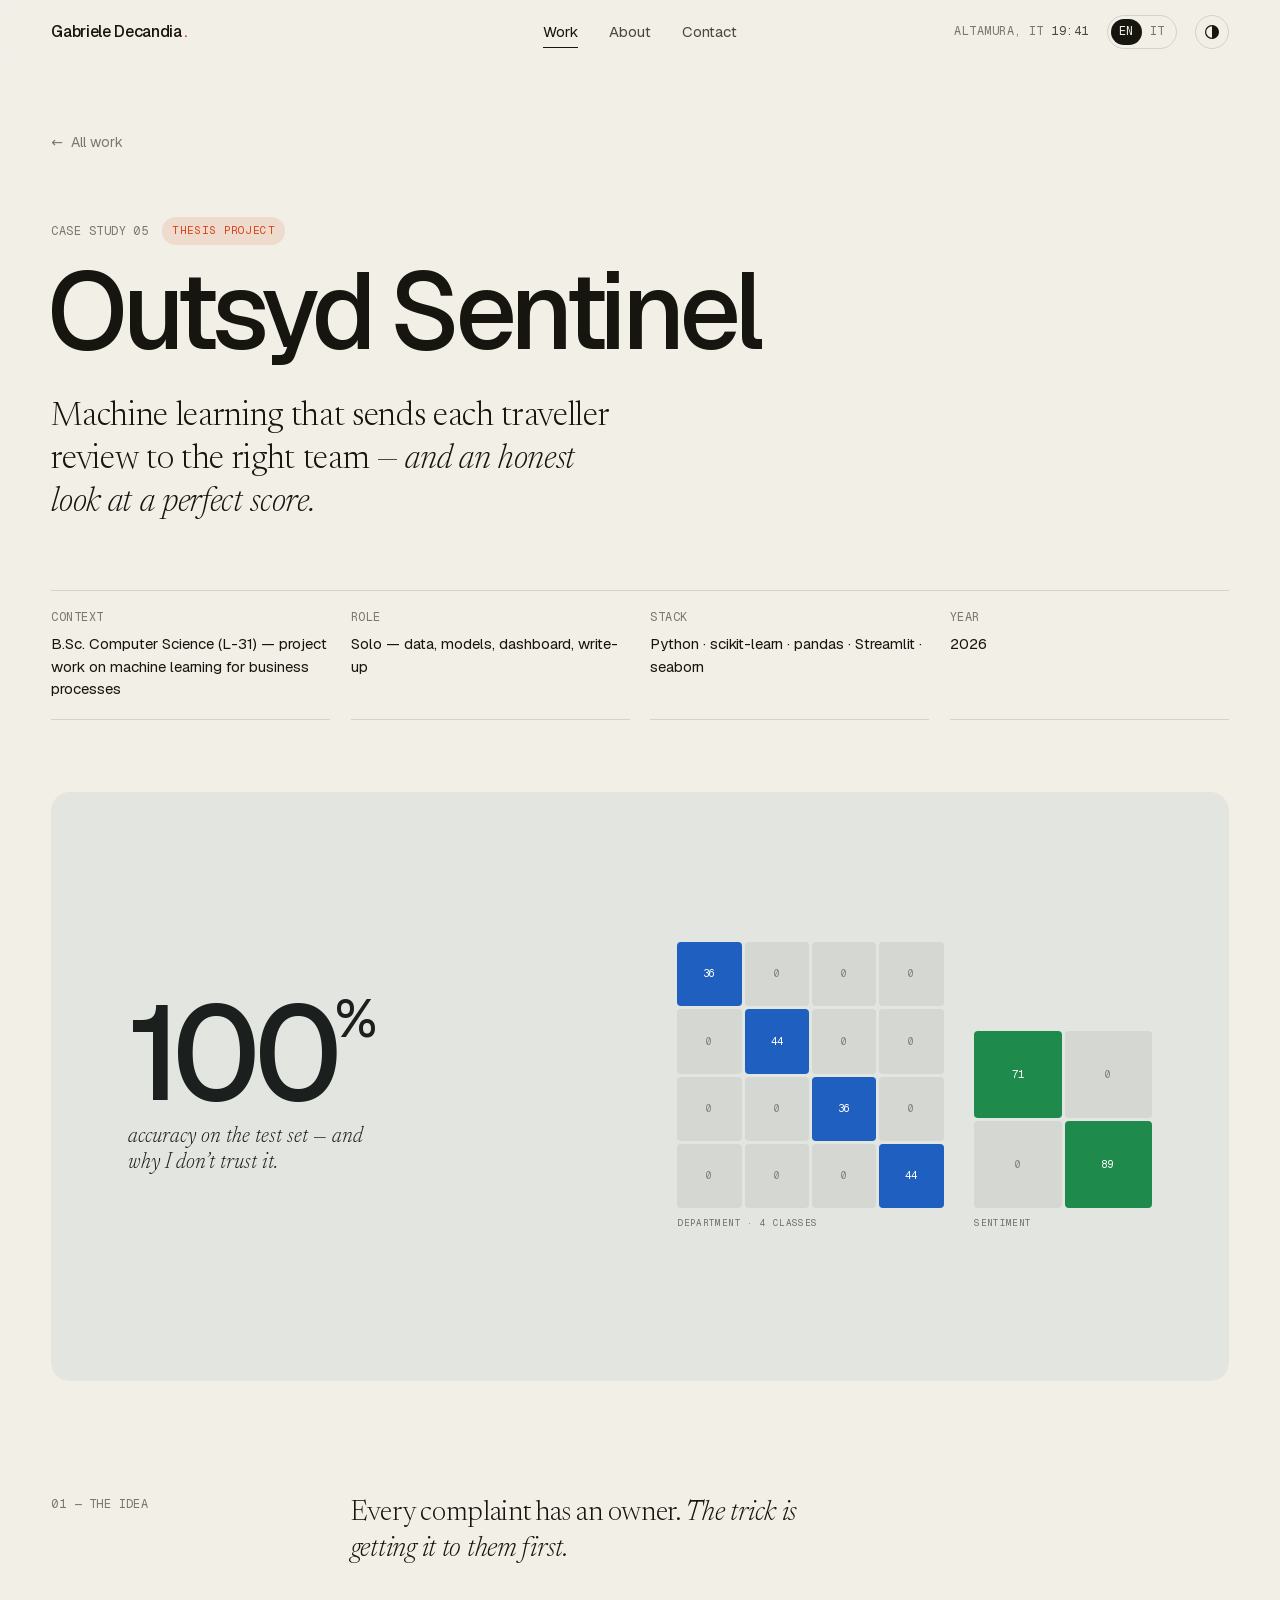
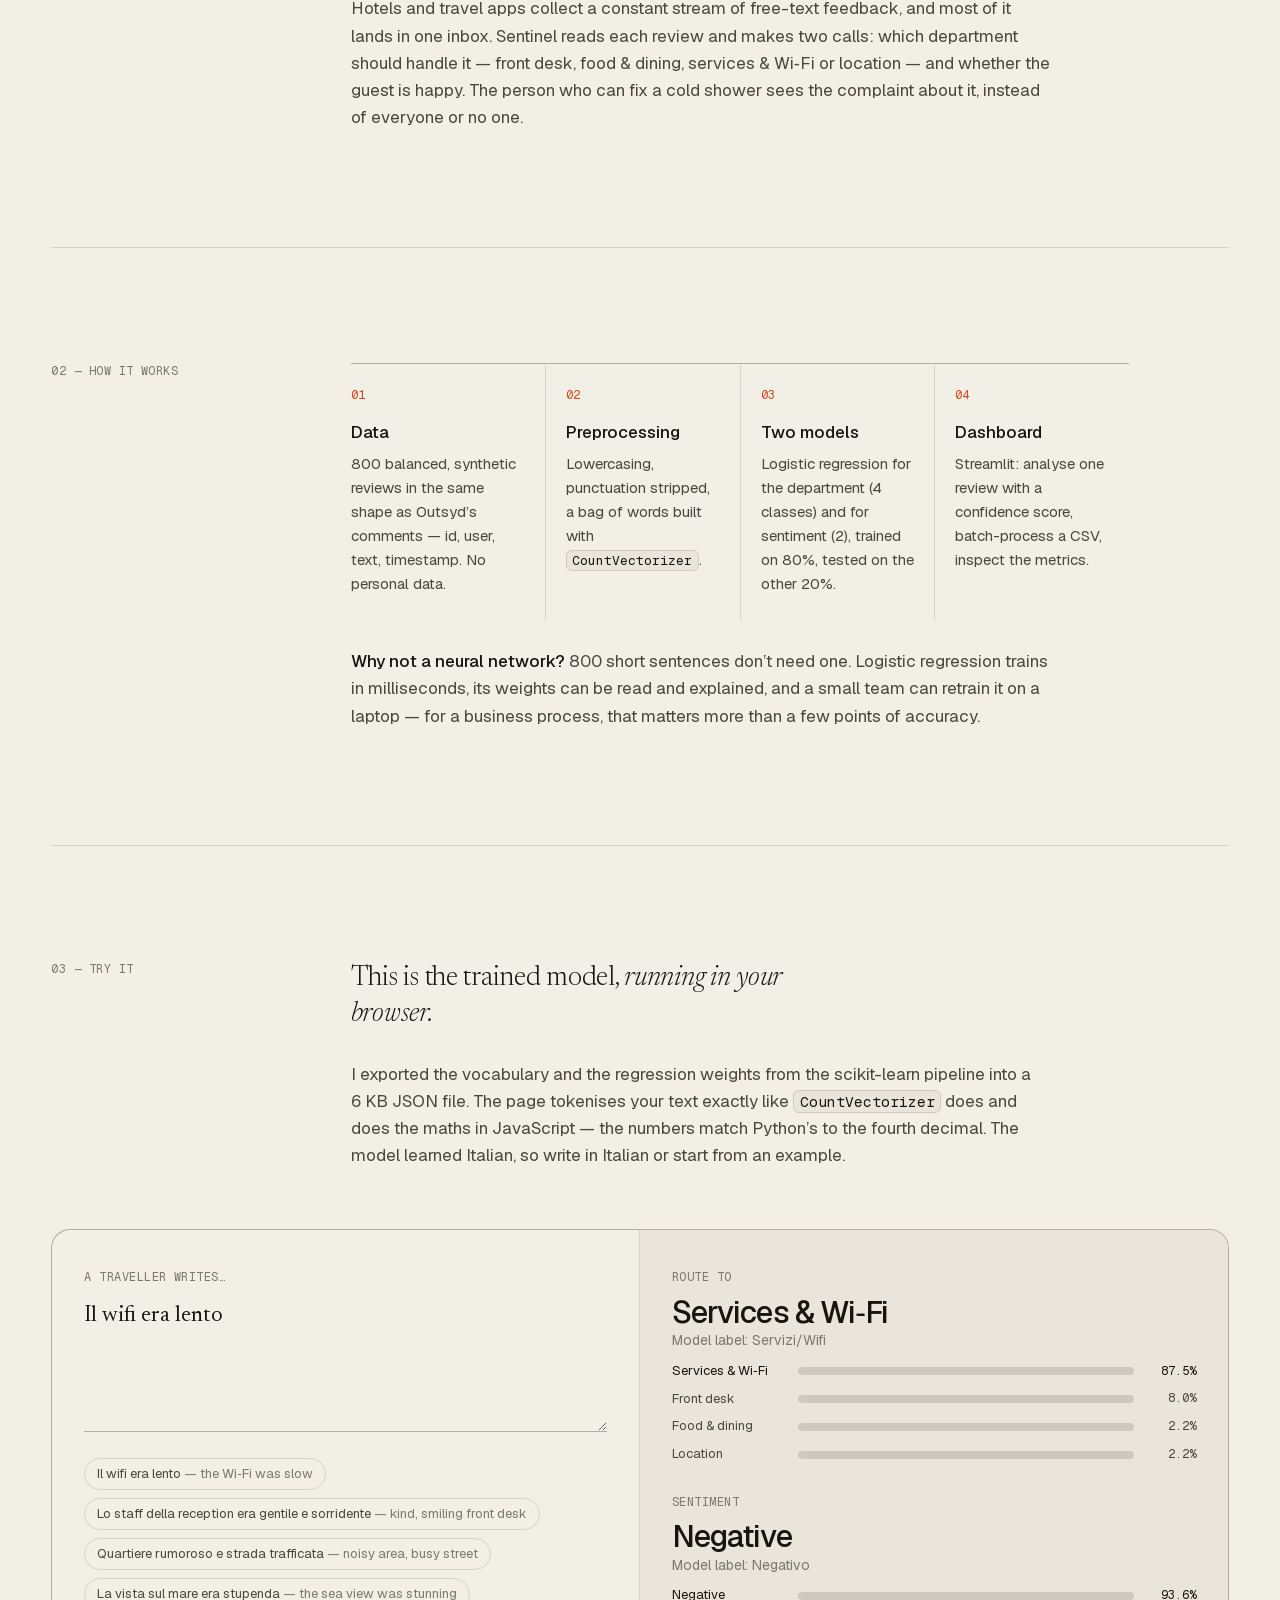
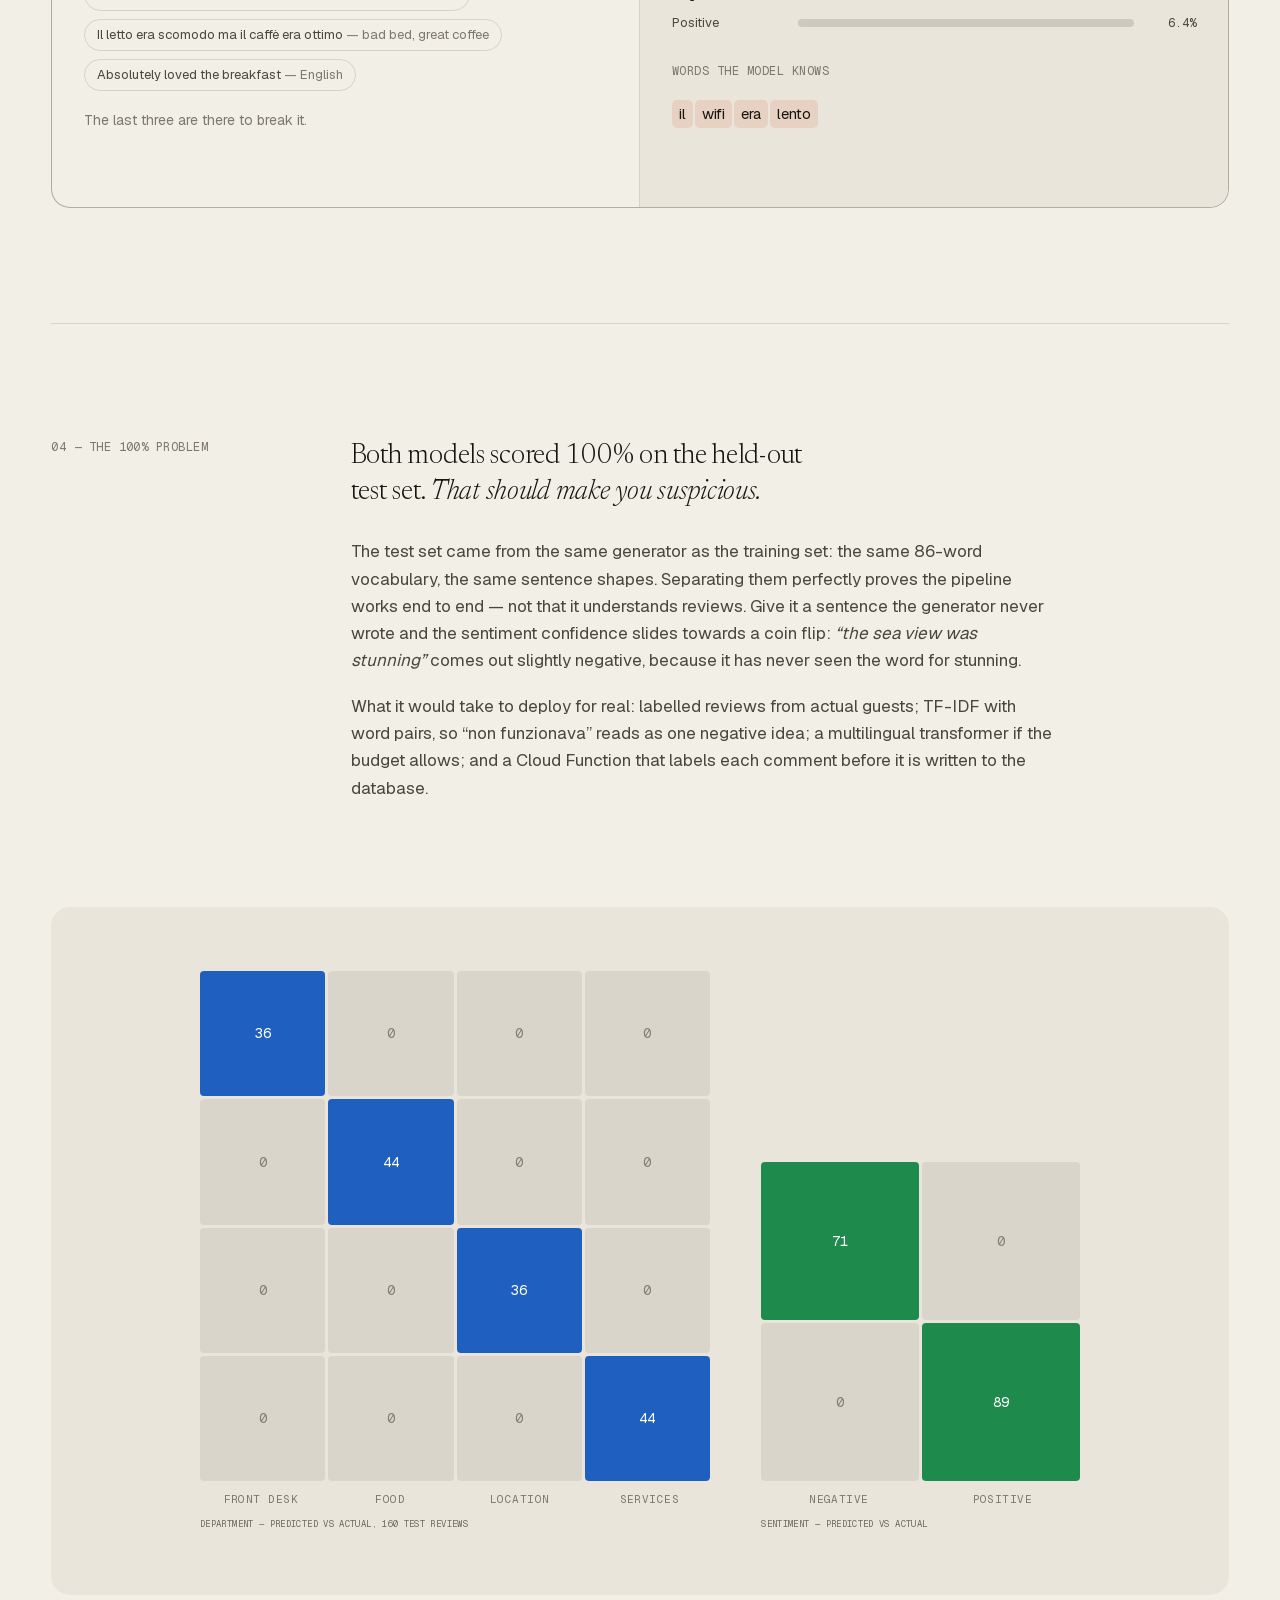
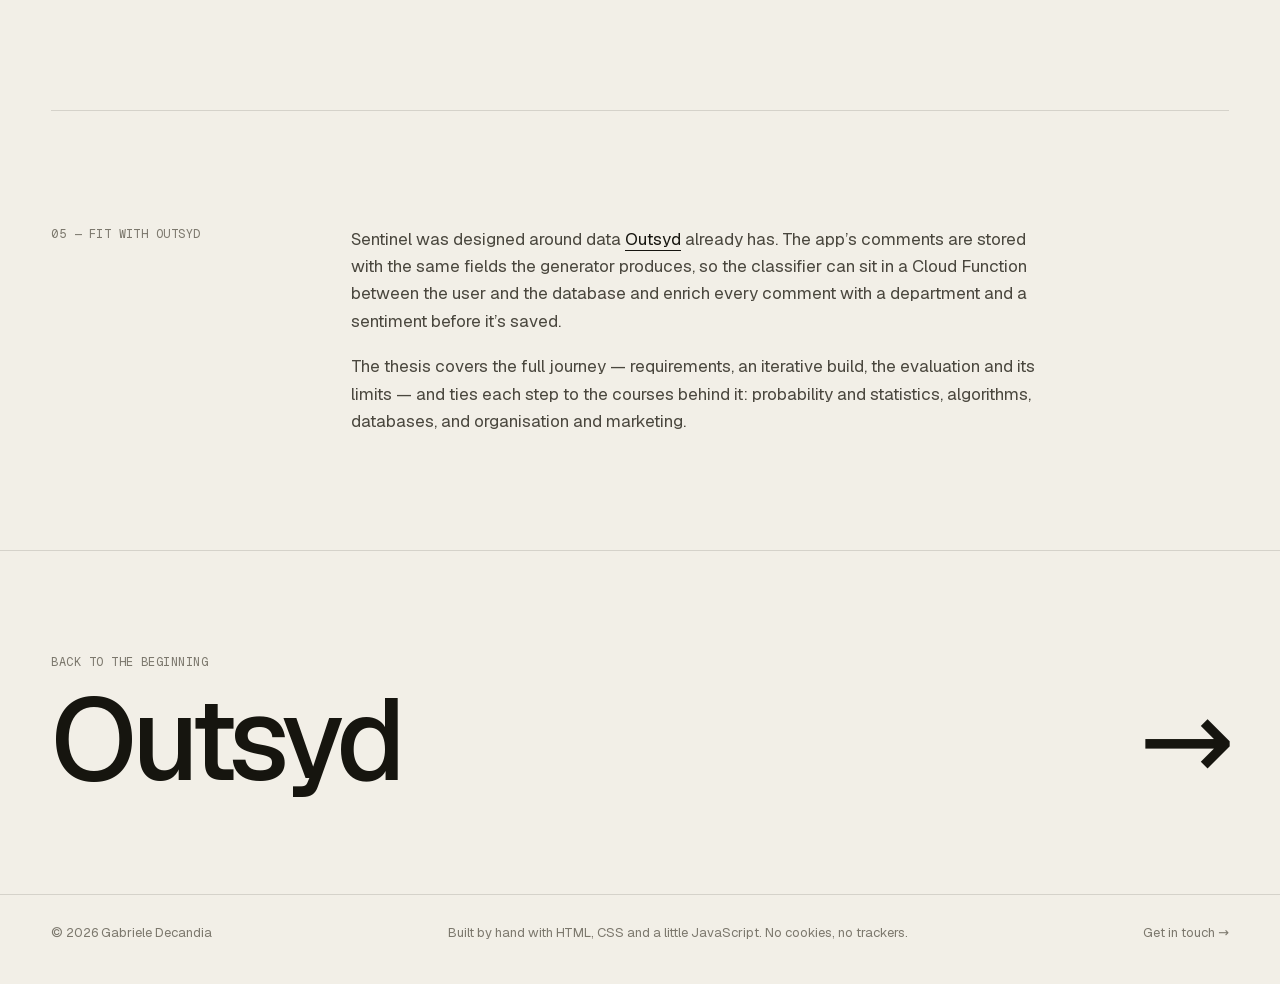
<file: work/sentinel.html>
<!doctype html>
<html lang="en" class="no-js">
<head>
  <meta charset="utf-8">
  <meta name="viewport" content="width=device-width, initial-scale=1">
  <title>Outsyd Sentinel — ML thesis project · Gabriele Decandia</title>
  <meta name="description" content="Case study: Outsyd Sentinel, a machine-learning prototype that routes traveller reviews to the right department and classifies sentiment. Try the trained model live in your browser.">
  <link rel="canonical" href="https://gabrideca7.github.io/work/sentinel.html">
  <link rel="alternate" hreflang="en" href="https://gabrideca7.github.io/work/sentinel.html">
  <link rel="alternate" hreflang="it" href="https://gabrideca7.github.io/it/work/sentinel.html">
  <meta property="og:type" content="article">
  <meta property="og:title" content="Outsyd Sentinel — ML thesis project">
  <meta property="og:description" content="Routing traveller reviews with machine learning — and an honest look at a perfect score.">
  <meta property="og:url" content="https://gabrideca7.github.io/work/sentinel.html">
  <meta property="og:image" content="https://gabrideca7.github.io/assets/img/og.jpg">
  <meta name="twitter:card" content="summary_large_image">
  <meta name="theme-color" content="#f2efe7">
  <link rel="icon" href="../favicon-32.png" type="image/png" sizes="32x32">
  <link rel="icon" href="../favicon.png" type="image/png" sizes="64x64">
  <link rel="apple-touch-icon" href="../apple-touch-icon.png">
  <link rel="preload" href="../assets/fonts/geist.woff2" as="font" type="font/woff2" crossorigin>
  <link rel="preload" href="../assets/data/sentinel-model.json" as="fetch" type="application/json" crossorigin>
  <link rel="stylesheet" href="../assets/css/style.css?v=2026102702">
  <script>
    (function () {
      var d = document.documentElement;
      d.className = d.className.replace('no-js', 'js');
      try { var t = localStorage.getItem('theme'); if (t === 'dark' || t === 'light') d.dataset.theme = t; } catch (e) {}
    })();
  </script>
  <script src="../assets/js/main.js?v=2026102702" defer></script>
</head>
<body>
  <a class="skip-link" href="#main">Skip to content</a>

  <header class="site-header">
    <div class="wrap header-inner">
      <a class="brand" href="../" aria-label="Gabriele Decandia — home">Gabriele Decandia<span class="brand-dot">.</span></a>
      <nav class="nav" aria-label="Primary">
        <a href="../#work" aria-current="page">Work</a>
        <a href="../#about">About</a>
        <a href="../#contact">Contact</a>
      </nav>
      <div class="header-meta">
        <span class="clock mono" data-clock>Altamura, IT <time>--:--</time></span>
        <nav class="lang-switch mono" aria-label="Language"><span aria-current="true">EN</span><a href="../it/work/sentinel.html" hreflang="it" lang="it" title="Versione italiana">IT</a></nav>
        <button class="theme-toggle" type="button" data-theme-toggle aria-label="Switch theme">
          <svg viewBox="0 0 16 16" aria-hidden="true"><circle cx="8" cy="8" r="6.4" fill="none" stroke="currentColor" stroke-width="1.2"/><path class="half" d="M8 1.6a6.4 6.4 0 0 1 0 12.8z" fill="currentColor"/></svg>
        </button>
      </div>
    </div>
  </header>

  <main id="main">
    <section class="wrap cs-hero">
      <a class="cs-back" href="../#work"><span class="arrow" aria-hidden="true">←</span> All work</a>
      <div class="cs-kicker"><span class="label">Case study 05</span><span class="tag tag--status">Thesis project</span></div>
      <h1 class="cs-title cs-title--long">Outsyd Sentinel</h1>
      <p class="lede cs-sub">Machine learning that sends each traveller review to the right team — <em>and an honest look at a perfect score.</em></p>

      <dl class="grid cs-meta">
        <div><dt class="label">Context</dt><dd>B.Sc. Computer Science (L-31) — project work on machine learning for business processes</dd></div>
        <div><dt class="label">Role</dt><dd>Solo — data, models, dashboard, write-up</dd></div>
        <div><dt class="label">Stack</dt><dd>Python · scikit-learn · pandas · Streamlit · seaborn</dd></div>
        <div><dt class="label">Year</dt><dd>2026</dd></div>
      </dl>
    </section>

    <section class="wrap cs-cover reveal" aria-label="Results at a glance">
      <div class="media media--wide media--sentinel">
        <div>
          <p class="sentinel-score">100<small>%</small></p>
          <p class="sentinel-note">accuracy on the test set — and why I don’t trust it.</p>
        </div>
        <div class="sentinel-mats" aria-hidden="true">
          <div class="cm">
            <div class="cm-grid" style="--n: 4">
              <span class="cm-cell hot" style="--v: 1">36</span><span class="cm-cell" style="--v: 0">0</span><span class="cm-cell" style="--v: 0">0</span><span class="cm-cell" style="--v: 0">0</span>
              <span class="cm-cell" style="--v: 0">0</span><span class="cm-cell hot" style="--v: 1">44</span><span class="cm-cell" style="--v: 0">0</span><span class="cm-cell" style="--v: 0">0</span>
              <span class="cm-cell" style="--v: 0">0</span><span class="cm-cell" style="--v: 0">0</span><span class="cm-cell hot" style="--v: 1">36</span><span class="cm-cell" style="--v: 0">0</span>
              <span class="cm-cell" style="--v: 0">0</span><span class="cm-cell" style="--v: 0">0</span><span class="cm-cell" style="--v: 0">0</span><span class="cm-cell hot" style="--v: 1">44</span>
            </div>
            <p class="cm-cap">Department · 4 classes</p>
          </div>
          <div class="cm cm--sent">
            <div class="cm-grid" style="--n: 2">
              <span class="cm-cell hot" style="--v: 1">71</span><span class="cm-cell" style="--v: 0">0</span>
              <span class="cm-cell" style="--v: 0">0</span><span class="cm-cell hot" style="--v: 1">89</span>
            </div>
            <p class="cm-cap">Sentiment</p>
          </div>
        </div>
      </div>
    </section>

    <div class="wrap">
      <!-- 01 -->
      <section class="cs-section grid cs-row" aria-labelledby="s1">
        <div class="cs-label"><h2 class="label" id="s1">01 — The idea</h2></div>
        <div class="cs-body">
          <p class="lede reveal">Every complaint has an owner. <em>The trick is getting it to them first.</em></p>
          <div class="prose reveal">
            <p>Hotels and travel apps collect a constant stream of free-text feedback, and most of it lands in one inbox. Sentinel reads each review and makes two calls: which department should handle it — front desk, food &amp; dining, services &amp; Wi‑Fi or location — and whether the guest is happy. The person who can fix a cold shower sees the complaint about it, instead of everyone or no one.</p>
          </div>
        </div>
      </section>

      <!-- 02 -->
      <section class="cs-section grid cs-row" aria-labelledby="s2">
        <div class="cs-label"><h2 class="label" id="s2">02 — How it works</h2></div>
        <div class="cs-body">
          <ol class="pipeline reveal">
            <li><strong>Data</strong>800 balanced, synthetic reviews in the same shape as Outsyd’s comments — id, user, text, timestamp. No personal data.</li>
            <li><strong>Preprocessing</strong>Lowercasing, punctuation stripped, a bag of words built with <code>CountVectorizer</code>.</li>
            <li><strong>Two models</strong>Logistic regression for the department (4 classes) and for sentiment (2), trained on 80%, tested on the other 20%.</li>
            <li><strong>Dashboard</strong>Streamlit: analyse one review with a confidence score, batch-process a CSV, inspect the metrics.</li>
          </ol>
          <div class="prose reveal">
            <p><strong>Why not a neural network?</strong> 800 short sentences don’t need one. Logistic regression trains in milliseconds, its weights can be read and explained, and a small team can retrain it on a laptop — for a business process, that matters more than a few points of accuracy.</p>
          </div>
        </div>
      </section>

      <!-- 03 -->
      <section class="cs-section grid cs-row" id="try" aria-labelledby="s3">
        <div class="cs-label"><h2 class="label" id="s3">03 — Try it</h2></div>
        <div class="cs-body">
          <p class="lede reveal">This is the trained model, <em>running in your browser.</em></p>
          <div class="prose reveal">
            <p>I exported the vocabulary and the regression weights from the scikit-learn pipeline into a 6&nbsp;KB JSON file. The page tokenises your text exactly like <code>CountVectorizer</code> does and does the maths in JavaScript — the numbers match Python’s to the fourth decimal. The model learned Italian, so write in Italian or start from an example.</p>
          </div>
        </div>
        <div class="cs-full mt-m reveal">
          <div class="demo" data-sentinel data-model="../assets/data/sentinel-model.json">
            <div class="demo-in">
              <label class="label" for="review">A traveller writes…</label>
              <textarea id="review" spellcheck="false" autocomplete="off">Il wifi era lento</textarea>
              <div class="demo-chips" aria-label="Examples">
                <button class="chip-btn" type="button" data-example="Il wifi era lento">Il wifi era lento <em>— the Wi‑Fi was slow</em></button>
                <button class="chip-btn" type="button" data-example="Lo staff della reception era gentile e sorridente">Lo staff della reception era gentile e sorridente <em>— kind, smiling front desk</em></button>
                <button class="chip-btn" type="button" data-example="Quartiere rumoroso e strada trafficata">Quartiere rumoroso e strada trafficata <em>— noisy area, busy street</em></button>
                <button class="chip-btn" type="button" data-example="La vista sul mare era stupenda">La vista sul mare era stupenda <em>— the sea view was stunning</em></button>
                <button class="chip-btn" type="button" data-example="Il letto era scomodo ma il caffè era ottimo">Il letto era scomodo ma il caffè era ottimo <em>— bad bed, great coffee</em></button>
                <button class="chip-btn" type="button" data-example="Absolutely loved the breakfast">Absolutely loved the breakfast <em>— English</em></button>
              </div>
              <p class="demo-hint">The last three are there to break it.</p>
            </div>
            <div class="demo-out" aria-live="polite">
              <div>
                <span class="label">Route to</span>
                <p class="result-value" data-out="cat">—</p>
                <div class="bars" data-bars="cat"></div>
              </div>
              <div>
                <span class="label">Sentiment</span>
                <p class="result-value" data-out="sent">—</p>
                <div class="bars" data-bars="sent"></div>
              </div>
              <div>
                <span class="label">Words the model knows</span>
                <p class="tokens mt-s" data-out="tokens"></p>
              </div>
              <p class="confidence-warn" data-out="warn"></p>
            </div>
          </div>
        </div>
      </section>

      <!-- 04 -->
      <section class="cs-section grid cs-row" aria-labelledby="s4">
        <div class="cs-label"><h2 class="label" id="s4">04 — The 100% problem</h2></div>
        <div class="cs-body">
          <p class="lede reveal">Both models scored 100% on the held-out test set. <em>That should make you suspicious.</em></p>
          <div class="prose reveal">
            <p>The test set came from the same generator as the training set: the same 86-word vocabulary, the same sentence shapes. Separating them perfectly proves the pipeline works end to end — not that it understands reviews. Give it a sentence the generator never wrote and the sentiment confidence slides towards a coin flip: <em>“the sea view was stunning”</em> comes out slightly negative, because it has never seen the word for stunning.</p>
            <p>What it would take to deploy for real: labelled reviews from actual guests; TF-IDF with word pairs, so “non funzionava” reads as one negative idea; a multilingual transformer if the budget allows; and a Cloud Function that labels each comment before it is written to the database.</p>
          </div>
        </div>
        <div class="cs-full mt-l reveal">
          <div class="figure-panel">
            <div class="cm-pair">
              <div class="cm" style="--fg: var(--ink)">
                <div class="cm-grid" style="--n: 4">
                  <span class="cm-cell hot" style="--v: 1">36</span><span class="cm-cell" style="--v: 0">0</span><span class="cm-cell" style="--v: 0">0</span><span class="cm-cell" style="--v: 0">0</span>
                  <span class="cm-cell" style="--v: 0">0</span><span class="cm-cell hot" style="--v: 1">44</span><span class="cm-cell" style="--v: 0">0</span><span class="cm-cell" style="--v: 0">0</span>
                  <span class="cm-cell" style="--v: 0">0</span><span class="cm-cell" style="--v: 0">0</span><span class="cm-cell hot" style="--v: 1">36</span><span class="cm-cell" style="--v: 0">0</span>
                  <span class="cm-cell" style="--v: 0">0</span><span class="cm-cell" style="--v: 0">0</span><span class="cm-cell" style="--v: 0">0</span><span class="cm-cell hot" style="--v: 1">44</span>
                </div>
                <div class="cm-axis"><span>Front desk</span><span>Food</span><span>Location</span><span>Services</span></div>
                <p class="cm-cap">Department — predicted vs actual, 160 test reviews</p>
              </div>
              <div class="cm cm--sent" style="--fg: var(--ink)">
                <div class="cm-grid" style="--n: 2">
                  <span class="cm-cell hot" style="--v: 1">71</span><span class="cm-cell" style="--v: 0">0</span>
                  <span class="cm-cell" style="--v: 0">0</span><span class="cm-cell hot" style="--v: 1">89</span>
                </div>
                <div class="cm-axis"><span>Negative</span><span>Positive</span></div>
                <p class="cm-cap">Sentiment — predicted vs actual</p>
              </div>
            </div>
          </div>
        </div>
      </section>

      <!-- 05 -->
      <section class="cs-section grid cs-row" aria-labelledby="s5">
        <div class="cs-label"><h2 class="label" id="s5">05 — Fit with Outsyd</h2></div>
        <div class="cs-body">
          <div class="prose reveal">
            <p>Sentinel was designed around data <a href="outsyd.html">Outsyd</a> already has. The app’s comments are stored with the same fields the generator produces, so the classifier can sit in a Cloud Function between the user and the database and enrich every comment with a department and a sentiment before it’s saved.</p>
            <p>The thesis covers the full journey — requirements, an iterative build, the evaluation and its limits — and ties each step to the courses behind it: probability and statistics, algorithms, databases, and organisation and marketing.</p>
          </div>
        </div>
      </section>
    </div>

    <a class="next wrap" href="outsyd.html">
      <span class="label">Back to the beginning</span>
      <span class="next-title">Outsyd <span class="arrow" aria-hidden="true">→</span></span>
    </a>
  </main>

  <footer class="site-footer">
    <div class="wrap footer-inner">
      <span>© <span data-year>2026</span> Gabriele Decandia</span>
      <span>Built by hand with HTML, CSS and a little JavaScript. No cookies, no trackers.</span>
      <a href="../#contact">Get in touch →</a>
    </div>
  </footer>
</body>
</html>
</file>
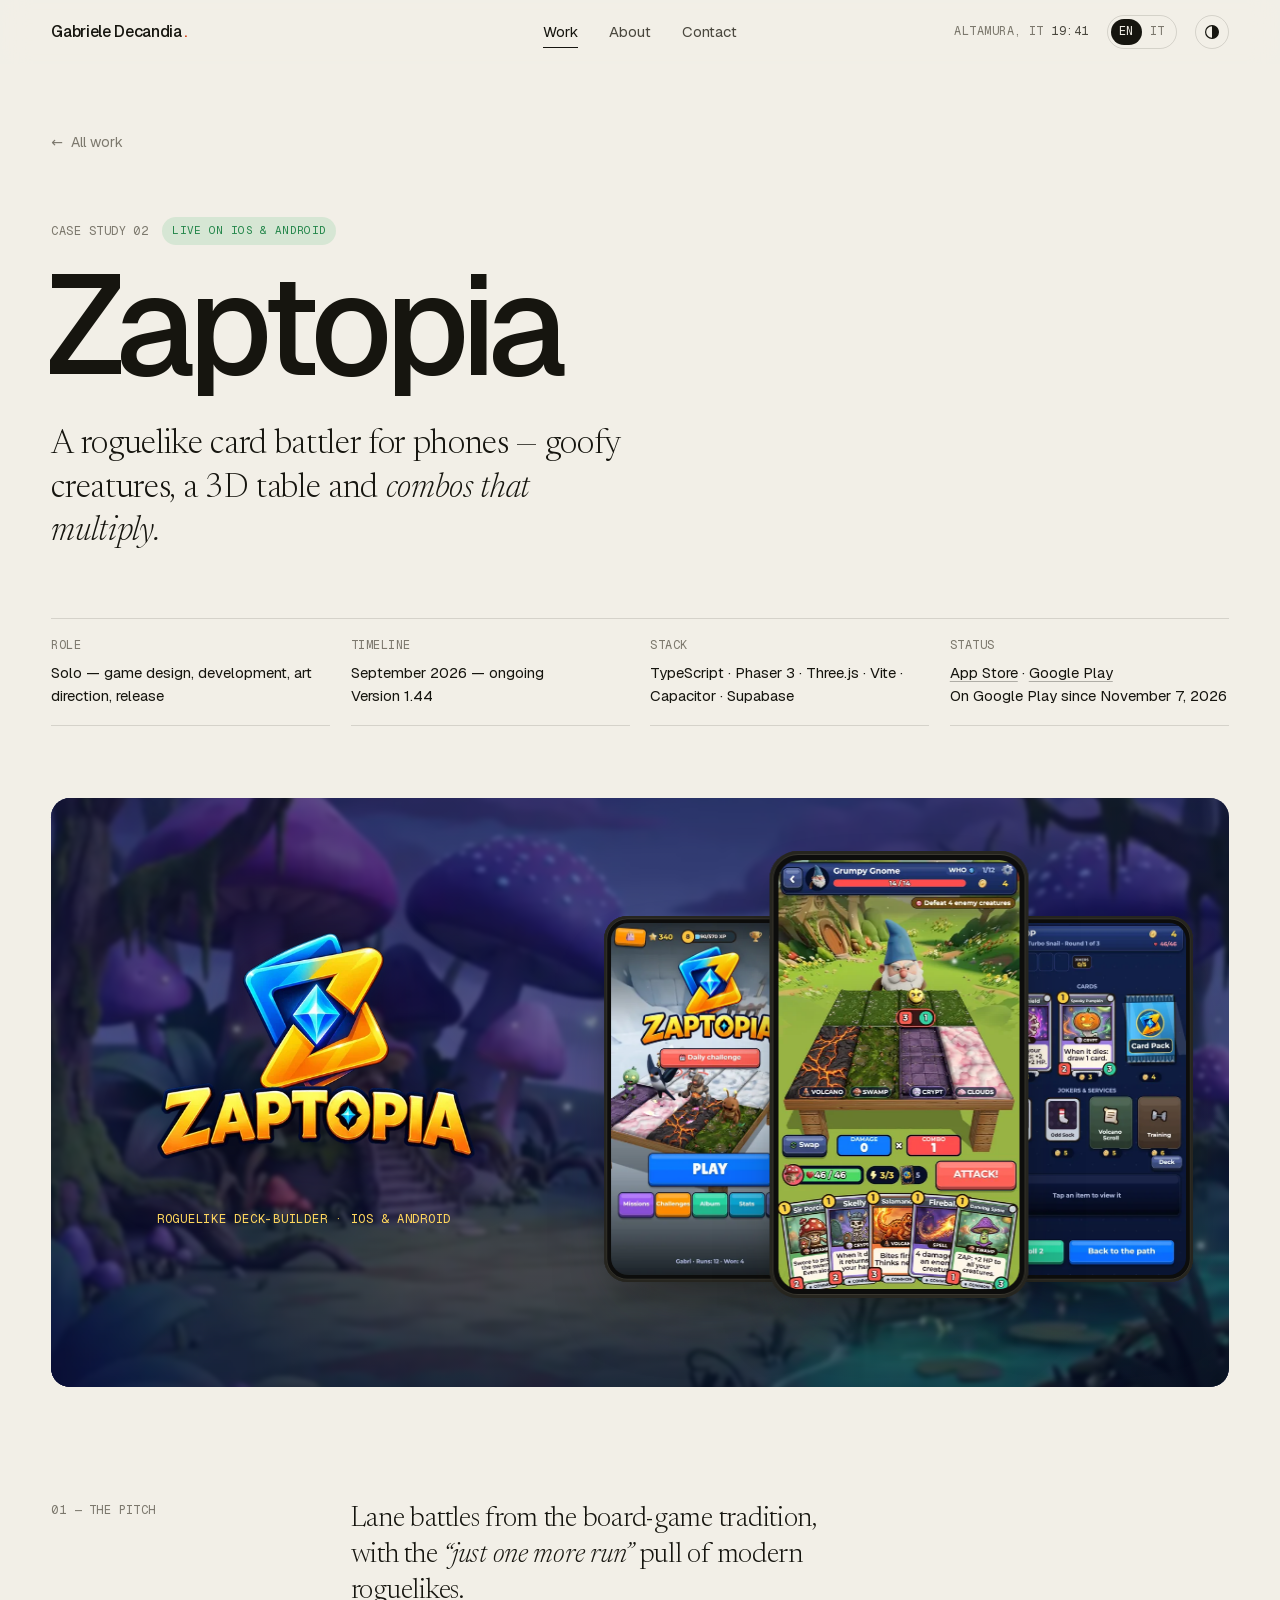
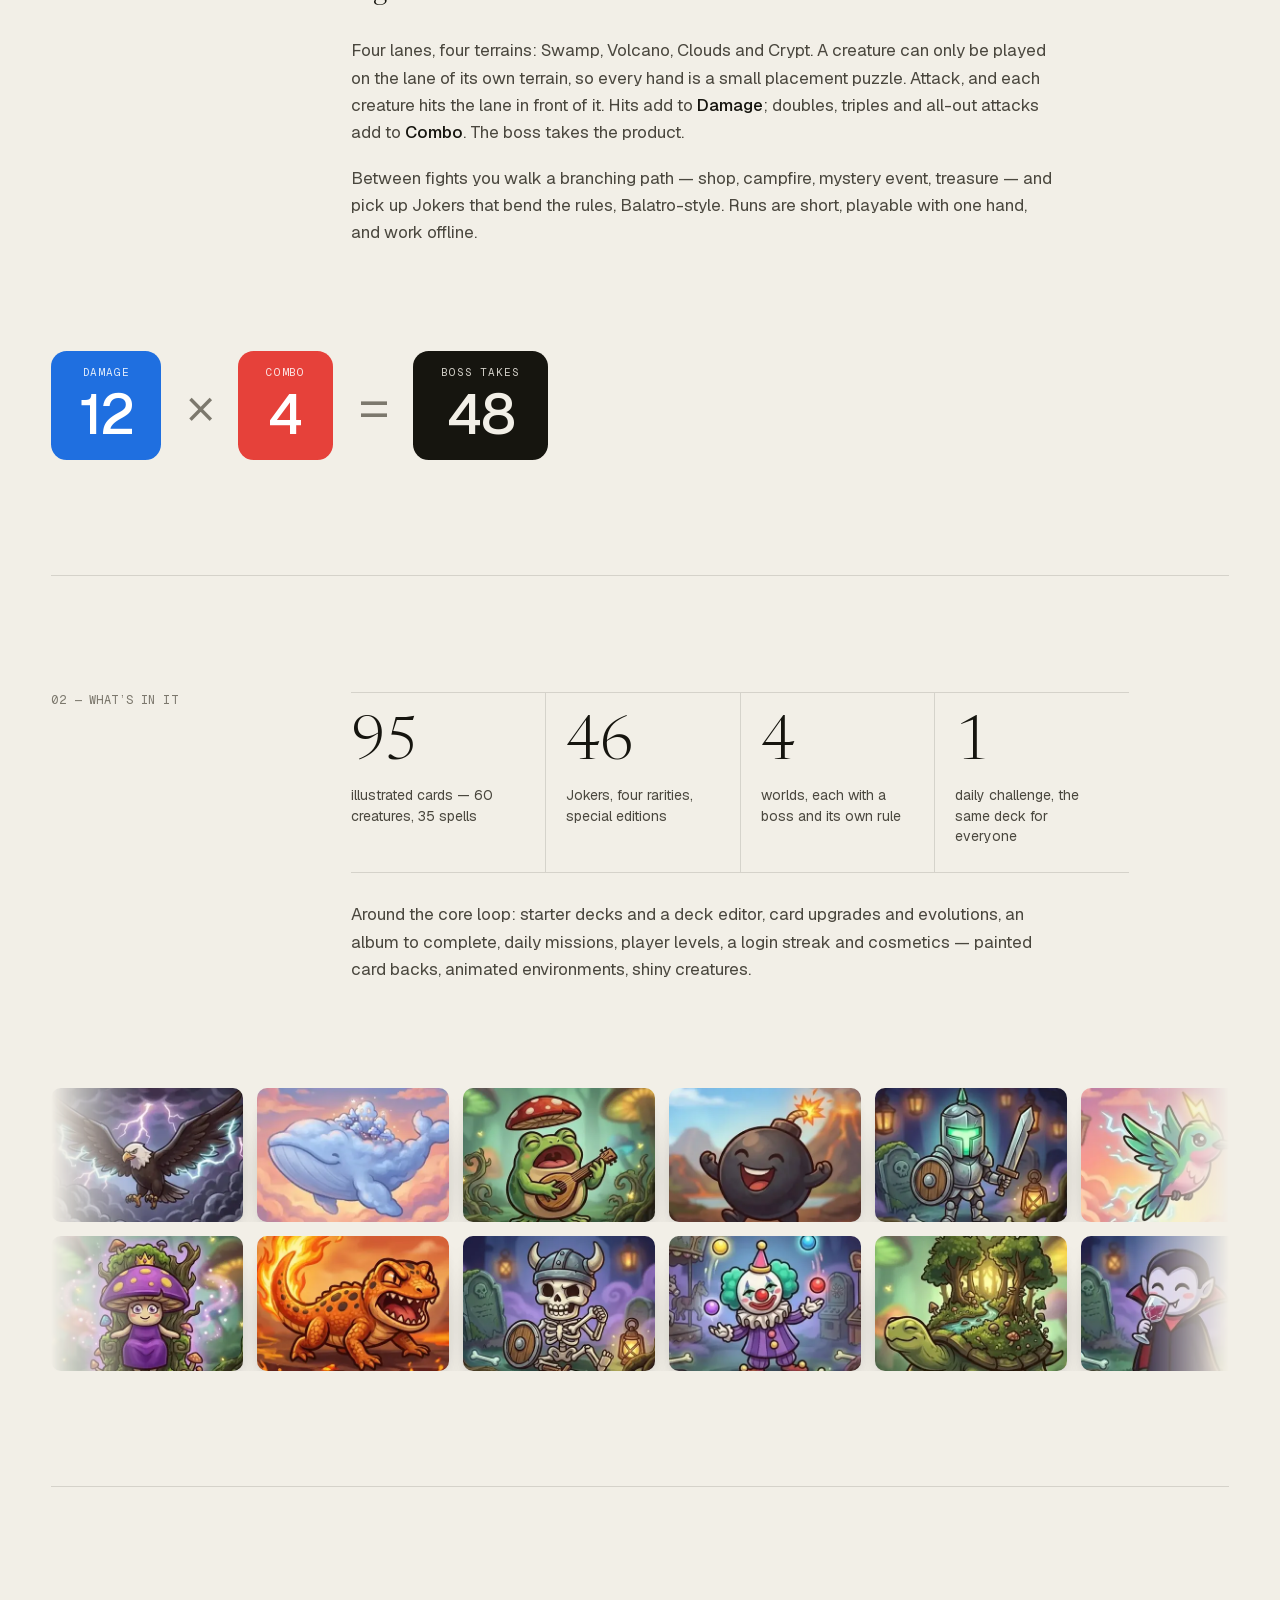
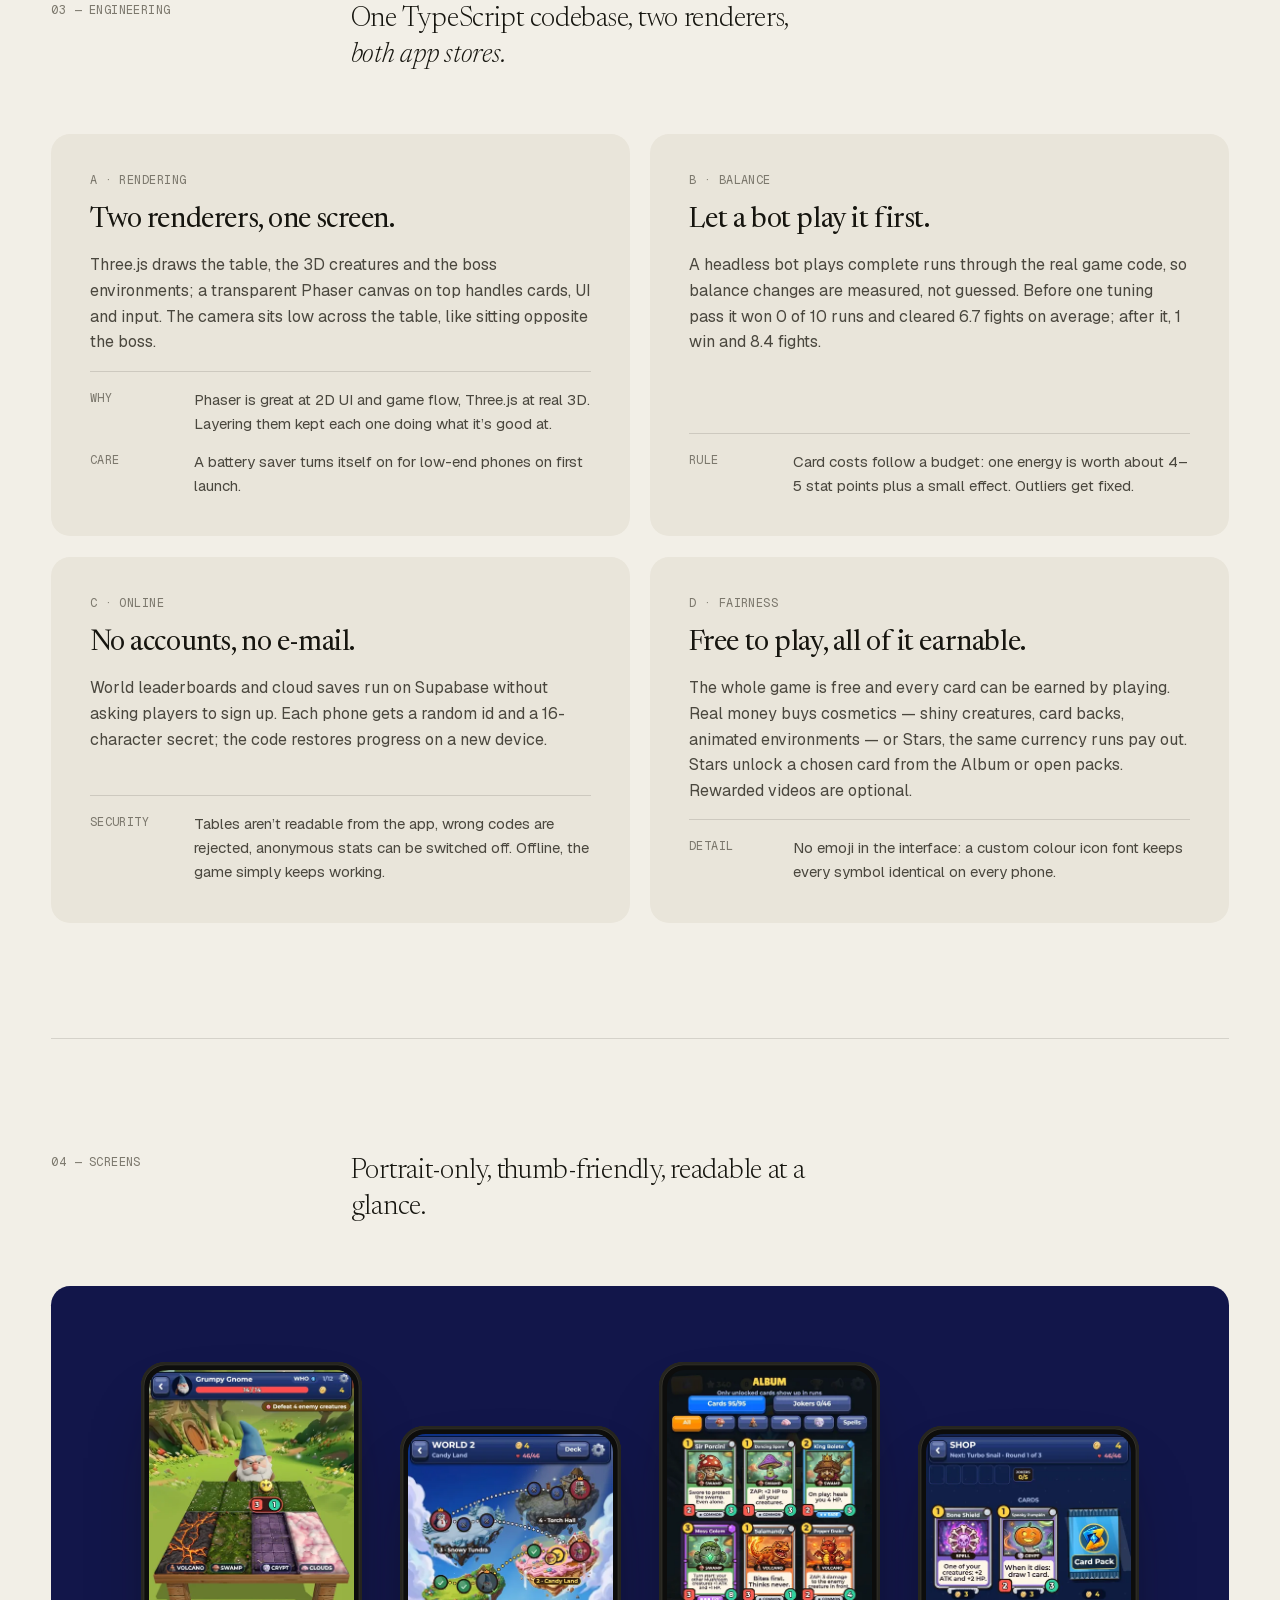
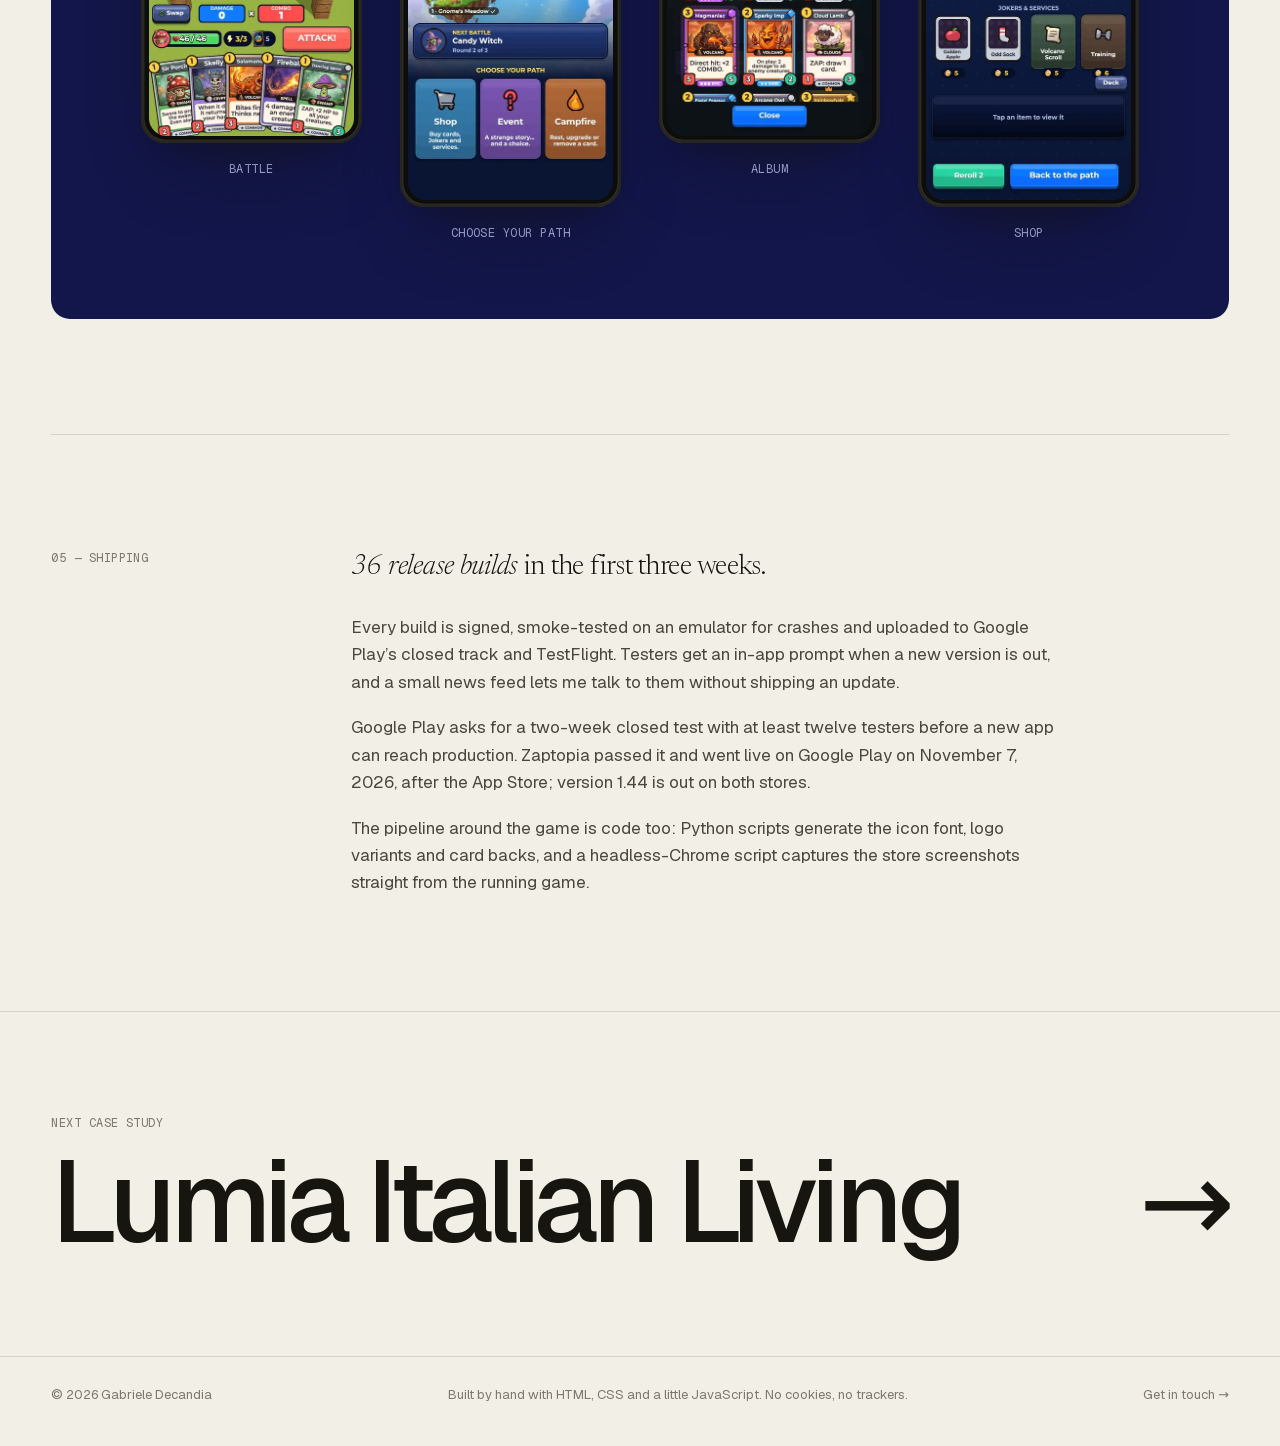
<file: work/zaptopia.html>
<!doctype html>
<html lang="en" class="no-js">
<head>
  <meta charset="utf-8">
  <meta name="viewport" content="width=device-width, initial-scale=1">
  <title>Zaptopia — Roguelike card battler · Gabriele Decandia</title>
  <meta name="description" content="Case study: Zaptopia, a roguelike card battler for iOS and Android built with TypeScript, Phaser and Three.js. Live on the App Store and Google Play.">
  <link rel="canonical" href="https://gabrideca7.github.io/work/zaptopia.html">
  <link rel="alternate" hreflang="en" href="https://gabrideca7.github.io/work/zaptopia.html">
  <link rel="alternate" hreflang="it" href="https://gabrideca7.github.io/it/work/zaptopia.html">
  <meta property="og:type" content="article">
  <meta property="og:title" content="Zaptopia — Roguelike card battler">
  <meta property="og:description" content="Goofy creatures, a 3D table and combos that multiply. A case study by Gabriele Decandia.">
  <meta property="og:url" content="https://gabrideca7.github.io/work/zaptopia.html">
  <meta property="og:image" content="https://gabrideca7.github.io/assets/img/og.jpg">
  <meta name="twitter:card" content="summary_large_image">
  <meta name="theme-color" content="#f2efe7">
  <link rel="icon" href="../favicon-32.png" type="image/png" sizes="32x32">
  <link rel="icon" href="../favicon.png" type="image/png" sizes="64x64">
  <link rel="apple-touch-icon" href="../apple-touch-icon.png">
  <link rel="preload" href="../assets/fonts/geist.woff2" as="font" type="font/woff2" crossorigin>
  <link rel="stylesheet" href="../assets/css/style.css?v=2026102702">
  <script>
    (function () {
      var d = document.documentElement;
      d.className = d.className.replace('no-js', 'js');
      try { var t = localStorage.getItem('theme'); if (t === 'dark' || t === 'light') d.dataset.theme = t; } catch (e) {}
    })();
  </script>
  <script src="../assets/js/main.js?v=2026102702" defer></script>
</head>
<body>
  <a class="skip-link" href="#main">Skip to content</a>

  <header class="site-header">
    <div class="wrap header-inner">
      <a class="brand" href="../" aria-label="Gabriele Decandia — home">Gabriele Decandia<span class="brand-dot">.</span></a>
      <nav class="nav" aria-label="Primary">
        <a href="../#work" aria-current="page">Work</a>
        <a href="../#about">About</a>
        <a href="../#contact">Contact</a>
      </nav>
      <div class="header-meta">
        <span class="clock mono" data-clock>Altamura, IT <time>--:--</time></span>
        <nav class="lang-switch mono" aria-label="Language"><span aria-current="true">EN</span><a href="../it/work/zaptopia.html" hreflang="it" lang="it" title="Versione italiana">IT</a></nav>
        <button class="theme-toggle" type="button" data-theme-toggle aria-label="Switch theme">
          <svg viewBox="0 0 16 16" aria-hidden="true"><circle cx="8" cy="8" r="6.4" fill="none" stroke="currentColor" stroke-width="1.2"/><path class="half" d="M8 1.6a6.4 6.4 0 0 1 0 12.8z" fill="currentColor"/></svg>
        </button>
      </div>
    </div>
  </header>

  <main id="main">
    <section class="wrap cs-hero">
      <a class="cs-back" href="../#work"><span class="arrow" aria-hidden="true">←</span> All work</a>
      <div class="cs-kicker"><span class="label">Case study 02</span><span class="tag tag--live">Live on iOS &amp; Android</span></div>
      <h1 class="cs-title">Zaptopia</h1>
      <p class="lede cs-sub">A roguelike card battler for phones — goofy creatures, a 3D table and <em>combos that multiply.</em></p>

      <dl class="grid cs-meta">
        <div><dt class="label">Role</dt><dd>Solo — game design, development, art direction, release</dd></div>
        <div><dt class="label">Timeline</dt><dd>September 2026 — ongoing<br>Version 1.44</dd></div>
        <div><dt class="label">Stack</dt><dd>TypeScript · Phaser 3 · Three.js · Vite · Capacitor · Supabase</dd></div>
        <div><dt class="label">Status</dt><dd><a href="https://apps.apple.com/app/id6819222989" target="_blank" rel="noopener">App Store</a> · <a href="https://play.google.com/store/apps/details?id=com.zaptopia.game" target="_blank" rel="noopener">Google Play</a><br>On Google Play since November 7, 2026</dd></div>
      </dl>
    </section>

    <section class="wrap cs-cover reveal" aria-label="Screens">
      <div class="media media--zaptopia">
        <img class="env" src="../assets/img/zaptopia/env-1400.webp" width="1024" height="572" alt="" decoding="async">
        <img class="zap-logo" src="../assets/img/zaptopia/logo-480.webp" srcset="../assets/img/zaptopia/logo-480.webp 480w, ../assets/img/zaptopia/logo-900.webp 900w" sizes="(max-width: 700px) 50vw, 26vw" width="480" height="342" alt="Zaptopia logo" decoding="async">
        <span class="zap-sub">Roguelike deck-builder · iOS &amp; Android</span>
        <div class="phone phone--plain"><div class="phone-screen"><img src="../assets/img/zaptopia/menu-420.webp" srcset="../assets/img/zaptopia/menu-420.webp 420w, ../assets/img/zaptopia/menu-760.webp 760w" sizes="(max-width: 700px) 40vw, 18vw" width="420" height="747" alt="Main menu with creatures standing on the 3D table" decoding="async"></div></div>
        <div class="phone phone--plain"><div class="phone-screen"><img src="../assets/img/zaptopia/battle-420.webp" srcset="../assets/img/zaptopia/battle-420.webp 420w, ../assets/img/zaptopia/battle-760.webp 760w" sizes="(max-width: 700px) 46vw, 22vw" width="420" height="747" alt="A battle against the Grumpy Gnome on a four-lane table" decoding="async"></div></div>
        <div class="phone phone--plain"><div class="phone-screen"><img src="../assets/img/zaptopia/shop-420.webp" srcset="../assets/img/zaptopia/shop-420.webp 420w, ../assets/img/zaptopia/shop-760.webp 760w" sizes="(max-width: 700px) 40vw, 18vw" width="420" height="747" alt="The shop between fights: cards, Jokers and services" decoding="async"></div></div>
      </div>
    </section>

    <div class="wrap">
      <!-- 01 -->
      <section class="cs-section grid cs-row" aria-labelledby="s1">
        <div class="cs-label"><h2 class="label" id="s1">01 — The pitch</h2></div>
        <div class="cs-body">
          <p class="lede reveal">Lane battles from the board-game tradition, with the <em>“just one more run”</em> pull of modern roguelikes.</p>
          <div class="prose reveal">
            <p>Four lanes, four terrains: Swamp, Volcano, Clouds and Crypt. A creature can only be played on the lane of its own terrain, so every hand is a small placement puzzle. Attack, and each creature hits the lane in front of it. Hits add to <strong>Damage</strong>; doubles, triples and all-out attacks add to <strong>Combo</strong>. The boss takes the product.</p>
            <p>Between fights you walk a branching path — shop, campfire, mystery event, treasure — and pick up Jokers that bend the rules, Balatro-style. Runs are short, playable with one hand, and work offline.</p>
          </div>
        </div>
        <div class="cs-full mt-l reveal">
          <div class="formula" role="img" aria-label="Damage times Combo equals the hit the boss takes">
            <span class="chip chip--dmg"><small>DAMAGE</small>12</span>
            <span class="op">×</span>
            <span class="chip chip--combo"><small>COMBO</small>4</span>
            <span class="op">=</span>
            <span class="chip chip--total"><small>BOSS TAKES</small>48</span>
          </div>
        </div>
      </section>

      <!-- 02 -->
      <section class="cs-section grid cs-row" aria-labelledby="s2">
        <div class="cs-label"><h2 class="label" id="s2">02 — What’s in it</h2></div>
        <div class="cs-body">
          <div class="kpis reveal">
            <div class="kpi"><div class="kpi-value">95</div><div class="kpi-label">illustrated cards — 60 creatures, 35 spells</div></div>
            <div class="kpi"><div class="kpi-value">46</div><div class="kpi-label">Jokers, four rarities, special editions</div></div>
            <div class="kpi"><div class="kpi-value">4</div><div class="kpi-label">worlds, each with a boss and its own rule</div></div>
            <div class="kpi"><div class="kpi-value">1</div><div class="kpi-label">daily challenge, the same deck for everyone</div></div>
          </div>
          <div class="prose reveal">
            <p>Around the core loop: starter decks and a deck editor, card upgrades and evolutions, an album to complete, daily missions, player levels, a login streak and cosmetics — painted card backs, animated environments, shiny creatures.</p>
          </div>
        </div>
        <div class="cs-full mt-l reveal" aria-label="A selection of Zaptopia’s card illustrations">
          <div class="marquee" style="--dur: 110s"><div class="marquee-track"><img src="../assets/img/zaptopia/cards/aquila.webp" width="400" height="280" alt="" loading="eager" fetchpriority="low" decoding="async"><img src="../assets/img/zaptopia/cards/balena.webp" width="400" height="280" alt="" loading="eager" fetchpriority="low" decoding="async"><img src="../assets/img/zaptopia/cards/bardo.webp" width="400" height="280" alt="" loading="eager" fetchpriority="low" decoding="async"><img src="../assets/img/zaptopia/cards/bombarolo.webp" width="400" height="280" alt="" loading="eager" fetchpriority="low" decoding="async"><img src="../assets/img/zaptopia/cards/cavaliere.webp" width="400" height="280" alt="" loading="eager" fetchpriority="low" decoding="async"><img src="../assets/img/zaptopia/cards/colibri.webp" width="400" height="280" alt="" loading="eager" fetchpriority="low" decoding="async"><img src="../assets/img/zaptopia/cards/cyborg.webp" width="400" height="280" alt="" loading="eager" fetchpriority="low" decoding="async"><img src="../assets/img/zaptopia/cards/drago.webp" width="400" height="280" alt="" loading="eager" fetchpriority="low" decoding="async"><img src="../assets/img/zaptopia/cards/driade.webp" width="400" height="280" alt="" loading="eager" fetchpriority="low" decoding="async"><img src="../assets/img/zaptopia/cards/fantasmino.webp" width="400" height="280" alt="" loading="eager" fetchpriority="low" decoding="async"><img src="../assets/img/zaptopia/cards/fenice.webp" width="400" height="280" alt="" loading="eager" fetchpriority="low" decoding="async"><img src="../assets/img/zaptopia/cards/fungotto.webp" width="400" height="280" alt="" loading="eager" fetchpriority="low" decoding="async"><img src="../assets/img/zaptopia/cards/gattonero.webp" width="400" height="280" alt="" loading="eager" fetchpriority="low" decoding="async"><img src="../assets/img/zaptopia/cards/gigante.webp" width="400" height="280" alt="" loading="eager" fetchpriority="low" decoding="async"><img src="../assets/img/zaptopia/cards/golemlava.webp" width="400" height="280" alt="" loading="eager" fetchpriority="low" decoding="async"><img src="../assets/img/zaptopia/cards/grifone.webp" width="400" height="280" alt="" loading="eager" fetchpriority="low" decoding="async"><img src="../assets/img/zaptopia/cards/gufo.webp" width="400" height="280" alt="" loading="eager" fetchpriority="low" decoding="async"><img src="../assets/img/zaptopia/cards/lich.webp" width="400" height="280" alt="" loading="eager" fetchpriority="low" decoding="async"><img src="../assets/img/zaptopia/cards/lumachino.webp" width="400" height="280" alt="" loading="eager" fetchpriority="low" decoding="async"><img src="../assets/img/zaptopia/cards/medusa.webp" width="400" height="280" alt="" loading="eager" fetchpriority="low" decoding="async"><img src="../assets/img/zaptopia/cards/mummia.webp" width="400" height="280" alt="" loading="eager" fetchpriority="low" decoding="async"><img src="../assets/img/zaptopia/cards/pegaso.webp" width="400" height="280" alt="" loading="eager" fetchpriority="low" decoding="async"><img src="../assets/img/zaptopia/cards/porcino.webp" width="400" height="280" alt="" loading="eager" fetchpriority="low" decoding="async"><img src="../assets/img/zaptopia/cards/ranocchio.webp" width="400" height="280" alt="" loading="eager" fetchpriority="low" decoding="async"><img src="../assets/img/zaptopia/cards/aquila.webp" width="400" height="280" alt="" loading="eager" fetchpriority="low" decoding="async"><img src="../assets/img/zaptopia/cards/balena.webp" width="400" height="280" alt="" loading="eager" fetchpriority="low" decoding="async"><img src="../assets/img/zaptopia/cards/bardo.webp" width="400" height="280" alt="" loading="eager" fetchpriority="low" decoding="async"><img src="../assets/img/zaptopia/cards/bombarolo.webp" width="400" height="280" alt="" loading="eager" fetchpriority="low" decoding="async"><img src="../assets/img/zaptopia/cards/cavaliere.webp" width="400" height="280" alt="" loading="eager" fetchpriority="low" decoding="async"><img src="../assets/img/zaptopia/cards/colibri.webp" width="400" height="280" alt="" loading="eager" fetchpriority="low" decoding="async"><img src="../assets/img/zaptopia/cards/cyborg.webp" width="400" height="280" alt="" loading="eager" fetchpriority="low" decoding="async"><img src="../assets/img/zaptopia/cards/drago.webp" width="400" height="280" alt="" loading="eager" fetchpriority="low" decoding="async"><img src="../assets/img/zaptopia/cards/driade.webp" width="400" height="280" alt="" loading="eager" fetchpriority="low" decoding="async"><img src="../assets/img/zaptopia/cards/fantasmino.webp" width="400" height="280" alt="" loading="eager" fetchpriority="low" decoding="async"><img src="../assets/img/zaptopia/cards/fenice.webp" width="400" height="280" alt="" loading="eager" fetchpriority="low" decoding="async"><img src="../assets/img/zaptopia/cards/fungotto.webp" width="400" height="280" alt="" loading="eager" fetchpriority="low" decoding="async"><img src="../assets/img/zaptopia/cards/gattonero.webp" width="400" height="280" alt="" loading="eager" fetchpriority="low" decoding="async"><img src="../assets/img/zaptopia/cards/gigante.webp" width="400" height="280" alt="" loading="eager" fetchpriority="low" decoding="async"><img src="../assets/img/zaptopia/cards/golemlava.webp" width="400" height="280" alt="" loading="eager" fetchpriority="low" decoding="async"><img src="../assets/img/zaptopia/cards/grifone.webp" width="400" height="280" alt="" loading="eager" fetchpriority="low" decoding="async"><img src="../assets/img/zaptopia/cards/gufo.webp" width="400" height="280" alt="" loading="eager" fetchpriority="low" decoding="async"><img src="../assets/img/zaptopia/cards/lich.webp" width="400" height="280" alt="" loading="eager" fetchpriority="low" decoding="async"><img src="../assets/img/zaptopia/cards/lumachino.webp" width="400" height="280" alt="" loading="eager" fetchpriority="low" decoding="async"><img src="../assets/img/zaptopia/cards/medusa.webp" width="400" height="280" alt="" loading="eager" fetchpriority="low" decoding="async"><img src="../assets/img/zaptopia/cards/mummia.webp" width="400" height="280" alt="" loading="eager" fetchpriority="low" decoding="async"><img src="../assets/img/zaptopia/cards/pegaso.webp" width="400" height="280" alt="" loading="eager" fetchpriority="low" decoding="async"><img src="../assets/img/zaptopia/cards/porcino.webp" width="400" height="280" alt="" loading="eager" fetchpriority="low" decoding="async"><img src="../assets/img/zaptopia/cards/ranocchio.webp" width="400" height="280" alt="" loading="eager" fetchpriority="low" decoding="async"></div></div>
          <div class="marquee marquee--reverse" style="--dur: 120s"><div class="marquee-track"><img src="../assets/img/zaptopia/cards/regina.webp" width="400" height="280" alt="" loading="eager" fetchpriority="low" decoding="async"><img src="../assets/img/zaptopia/cards/salamandrino.webp" width="400" height="280" alt="" loading="eager" fetchpriority="low" decoding="async"><img src="../assets/img/zaptopia/cards/scheletrino.webp" width="400" height="280" alt="" loading="eager" fetchpriority="low" decoding="async"><img src="../assets/img/zaptopia/cards/skambiaz.webp" width="400" height="280" alt="" loading="eager" fetchpriority="low" decoding="async"><img src="../assets/img/zaptopia/cards/tartaruga.webp" width="400" height="280" alt="" loading="eager" fetchpriority="low" decoding="async"><img src="../assets/img/zaptopia/cards/vampiretto.webp" width="400" height="280" alt="" loading="eager" fetchpriority="low" decoding="async"><img src="../assets/img/zaptopia/cards/vulcanotto.webp" width="400" height="280" alt="" loading="eager" fetchpriority="low" decoding="async"><img src="../assets/img/zaptopia/cards/zombino.webp" width="400" height="280" alt="" loading="eager" fetchpriority="low" decoding="async"><img src="../assets/img/zaptopia/cards/zucca.webp" width="400" height="280" alt="" loading="eager" fetchpriority="low" decoding="async"><img src="../assets/img/zaptopia/cards/pipistrello.webp" width="400" height="280" alt="" loading="eager" fetchpriority="low" decoding="async"><img src="../assets/img/zaptopia/cards/ragno.webp" width="400" height="280" alt="" loading="eager" fetchpriority="low" decoding="async"><img src="../assets/img/zaptopia/cards/mongolfiera.webp" width="400" height="280" alt="" loading="eager" fetchpriority="low" decoding="async"><img src="../assets/img/zaptopia/cards/bigbang.webp" width="400" height="280" alt="" loading="eager" fetchpriority="low" decoding="async"><img src="../assets/img/zaptopia/cards/calamita.webp" width="400" height="280" alt="" loading="eager" fetchpriority="low" decoding="async"><img src="../assets/img/zaptopia/cards/cometa.webp" width="400" height="280" alt="" loading="eager" fetchpriority="low" decoding="async"><img src="../assets/img/zaptopia/cards/fulmine.webp" width="400" height="280" alt="" loading="eager" fetchpriority="low" decoding="async"><img src="../assets/img/zaptopia/cards/tornado.webp" width="400" height="280" alt="" loading="eager" fetchpriority="low" decoding="async"><img src="../assets/img/zaptopia/cards/terremoto.webp" width="400" height="280" alt="" loading="eager" fetchpriority="low" decoding="async"><img src="../assets/img/zaptopia/cards/vortice.webp" width="400" height="280" alt="" loading="eager" fetchpriority="low" decoding="async"><img src="../assets/img/zaptopia/cards/pozione.webp" width="400" height="280" alt="" loading="eager" fetchpriority="low" decoding="async"><img src="../assets/img/zaptopia/cards/jackpot.webp" width="400" height="280" alt="" loading="eager" fetchpriority="low" decoding="async"><img src="../assets/img/zaptopia/cards/festa.webp" width="400" height="280" alt="" loading="eager" fetchpriority="low" decoding="async"><img src="../assets/img/zaptopia/cards/banchetto.webp" width="400" height="280" alt="" loading="eager" fetchpriority="low" decoding="async"><img src="../assets/img/zaptopia/cards/syd.webp" width="400" height="280" alt="" loading="eager" fetchpriority="low" decoding="async"><img src="../assets/img/zaptopia/cards/regina.webp" width="400" height="280" alt="" loading="eager" fetchpriority="low" decoding="async"><img src="../assets/img/zaptopia/cards/salamandrino.webp" width="400" height="280" alt="" loading="eager" fetchpriority="low" decoding="async"><img src="../assets/img/zaptopia/cards/scheletrino.webp" width="400" height="280" alt="" loading="eager" fetchpriority="low" decoding="async"><img src="../assets/img/zaptopia/cards/skambiaz.webp" width="400" height="280" alt="" loading="eager" fetchpriority="low" decoding="async"><img src="../assets/img/zaptopia/cards/tartaruga.webp" width="400" height="280" alt="" loading="eager" fetchpriority="low" decoding="async"><img src="../assets/img/zaptopia/cards/vampiretto.webp" width="400" height="280" alt="" loading="eager" fetchpriority="low" decoding="async"><img src="../assets/img/zaptopia/cards/vulcanotto.webp" width="400" height="280" alt="" loading="eager" fetchpriority="low" decoding="async"><img src="../assets/img/zaptopia/cards/zombino.webp" width="400" height="280" alt="" loading="eager" fetchpriority="low" decoding="async"><img src="../assets/img/zaptopia/cards/zucca.webp" width="400" height="280" alt="" loading="eager" fetchpriority="low" decoding="async"><img src="../assets/img/zaptopia/cards/pipistrello.webp" width="400" height="280" alt="" loading="eager" fetchpriority="low" decoding="async"><img src="../assets/img/zaptopia/cards/ragno.webp" width="400" height="280" alt="" loading="eager" fetchpriority="low" decoding="async"><img src="../assets/img/zaptopia/cards/mongolfiera.webp" width="400" height="280" alt="" loading="eager" fetchpriority="low" decoding="async"><img src="../assets/img/zaptopia/cards/bigbang.webp" width="400" height="280" alt="" loading="eager" fetchpriority="low" decoding="async"><img src="../assets/img/zaptopia/cards/calamita.webp" width="400" height="280" alt="" loading="eager" fetchpriority="low" decoding="async"><img src="../assets/img/zaptopia/cards/cometa.webp" width="400" height="280" alt="" loading="eager" fetchpriority="low" decoding="async"><img src="../assets/img/zaptopia/cards/fulmine.webp" width="400" height="280" alt="" loading="eager" fetchpriority="low" decoding="async"><img src="../assets/img/zaptopia/cards/tornado.webp" width="400" height="280" alt="" loading="eager" fetchpriority="low" decoding="async"><img src="../assets/img/zaptopia/cards/terremoto.webp" width="400" height="280" alt="" loading="eager" fetchpriority="low" decoding="async"><img src="../assets/img/zaptopia/cards/vortice.webp" width="400" height="280" alt="" loading="eager" fetchpriority="low" decoding="async"><img src="../assets/img/zaptopia/cards/pozione.webp" width="400" height="280" alt="" loading="eager" fetchpriority="low" decoding="async"><img src="../assets/img/zaptopia/cards/jackpot.webp" width="400" height="280" alt="" loading="eager" fetchpriority="low" decoding="async"><img src="../assets/img/zaptopia/cards/festa.webp" width="400" height="280" alt="" loading="eager" fetchpriority="low" decoding="async"><img src="../assets/img/zaptopia/cards/banchetto.webp" width="400" height="280" alt="" loading="eager" fetchpriority="low" decoding="async"><img src="../assets/img/zaptopia/cards/syd.webp" width="400" height="280" alt="" loading="eager" fetchpriority="low" decoding="async"></div></div>
        </div>
      </section>

      <!-- 03 -->
      <section class="cs-section grid cs-row" id="engineering" aria-labelledby="s3">
        <div class="cs-label"><h2 class="label" id="s3">03 — Engineering</h2></div>
        <div class="cs-body">
          <p class="lede reveal">One TypeScript codebase, two renderers, <em>both app stores.</em></p>
        </div>
        <div class="cs-full mt-m decisions">
          <article class="decision reveal">
            <span class="label">A · Rendering</span>
            <h3>Two renderers, one screen.</h3>
            <p>Three.js draws the table, the 3D creatures and the boss environments; a transparent Phaser canvas on top handles cards, UI and input. The camera sits low across the table, like sitting opposite the boss.</p>
            <div class="split">
              <div><span class="label">Why</span><span>Phaser is great at 2D UI and game flow, Three.js at real 3D. Layering them kept each one doing what it’s good at.</span></div>
              <div><span class="label">Care</span><span>A battery saver turns itself on for low-end phones on first launch.</span></div>
            </div>
          </article>
          <article class="decision reveal" style="--delay: .08s">
            <span class="label">B · Balance</span>
            <h3>Let a bot play it first.</h3>
            <p>A headless bot plays complete runs through the real game code, so balance changes are measured, not guessed. Before one tuning pass it won 0 of 10 runs and cleared 6.7 fights on average; after it, 1 win and 8.4 fights.</p>
            <div class="split">
              <div><span class="label">Rule</span><span>Card costs follow a budget: one energy is worth about 4–5 stat points plus a small effect. Outliers get fixed.</span></div>
            </div>
          </article>
          <article class="decision reveal">
            <span class="label">C · Online</span>
            <h3>No accounts, no e-mail.</h3>
            <p>World leaderboards and cloud saves run on Supabase without asking players to sign up. Each phone gets a random id and a 16-character secret; the code restores progress on a new device.</p>
            <div class="split">
              <div><span class="label">Security</span><span>Tables aren’t readable from the app, wrong codes are rejected, anonymous stats can be switched off. Offline, the game simply keeps working.</span></div>
            </div>
          </article>
          <article class="decision reveal" style="--delay: .08s">
            <span class="label">D · Fairness</span>
            <h3>Free to play, all of it earnable.</h3>
            <p>The whole game is free and every card can be earned by playing. Real money buys cosmetics — shiny creatures, card backs, animated environments — or Stars, the same currency runs pay out. Stars unlock a chosen card from the Album or open packs. Rewarded videos are optional.</p>
            <div class="split">
              <div><span class="label">Detail</span><span>No emoji in the interface: a custom colour icon font keeps every symbol identical on every phone.</span></div>
            </div>
          </article>
        </div>
      </section>

      <!-- 04 -->
      <section class="cs-section grid cs-row" aria-labelledby="s4">
        <div class="cs-label"><h2 class="label" id="s4">04 — Screens</h2></div>
        <div class="cs-body">
          <p class="lede reveal">Portrait-only, thumb-friendly, readable at a glance.</p>
        </div>
        <figure class="cs-full mt-m reveal">
          <div class="phones-row" style="--n: 4; --bg: #12164a">
            <figure>
              <div class="phone phone--flow phone--plain"><div class="phone-screen"><img src="../assets/img/zaptopia/battle-420.webp" srcset="../assets/img/zaptopia/battle-420.webp 420w, ../assets/img/zaptopia/battle-760.webp 760w" sizes="(max-width: 700px) 60vw, 18vw" width="420" height="747" alt="Battle: lanes, damage and combo counters, the hand of cards" loading="lazy" decoding="async"></div></div>
              <figcaption class="label" style="color:#aab0e8">Battle</figcaption>
            </figure>
            <figure>
              <div class="phone phone--flow phone--plain"><div class="phone-screen"><img src="../assets/img/zaptopia/map-420.webp" srcset="../assets/img/zaptopia/map-420.webp 420w, ../assets/img/zaptopia/map-760.webp 760w" sizes="(max-width: 700px) 60vw, 18vw" width="420" height="747" alt="World map with the next battle and a choice of path" loading="lazy" decoding="async"></div></div>
              <figcaption class="label" style="color:#aab0e8">Choose your path</figcaption>
            </figure>
            <figure>
              <div class="phone phone--flow phone--plain"><div class="phone-screen"><img src="../assets/img/zaptopia/album-420.webp" srcset="../assets/img/zaptopia/album-420.webp 420w, ../assets/img/zaptopia/album-760.webp 760w" sizes="(max-width: 700px) 60vw, 18vw" width="420" height="747" alt="Album with all 95 cards" loading="lazy" decoding="async"></div></div>
              <figcaption class="label" style="color:#aab0e8">Album</figcaption>
            </figure>
            <figure>
              <div class="phone phone--flow phone--plain"><div class="phone-screen"><img src="../assets/img/zaptopia/shop-420.webp" srcset="../assets/img/zaptopia/shop-420.webp 420w, ../assets/img/zaptopia/shop-760.webp 760w" sizes="(max-width: 700px) 60vw, 18vw" width="420" height="747" alt="Shop selling cards, a card pack, Jokers and services" loading="lazy" decoding="async"></div></div>
              <figcaption class="label" style="color:#aab0e8">Shop</figcaption>
            </figure>
          </div>
        </figure>
      </section>

      <!-- 05 -->
      <section class="cs-section grid cs-row" aria-labelledby="s5">
        <div class="cs-label"><h2 class="label" id="s5">05 — Shipping</h2></div>
        <div class="cs-body">
          <p class="lede reveal"><em>36 release builds</em> in the first three weeks.</p>
          <div class="prose reveal">
            <p>Every build is signed, smoke-tested on an emulator for crashes and uploaded to Google Play’s closed track and TestFlight. Testers get an in-app prompt when a new version is out, and a small news feed lets me talk to them without shipping an update.</p>
            <p>Google Play asks for a two-week closed test with at least twelve testers before a new app can reach production. Zaptopia passed it and went live on Google Play on November 7, 2026, after the App Store; version 1.44 is out on both stores.</p>
            <p>The pipeline around the game is code too: Python scripts generate the icon font, logo variants and card backs, and a headless-Chrome script captures the store screenshots straight from the running game.</p>
          </div>
        </div>
      </section>
    </div>

    <a class="next wrap" href="nicoletti.html">
      <span class="label">Next case study</span>
      <span class="next-title">Lumia Italian Living <span class="arrow" aria-hidden="true">→</span></span>
    </a>
  </main>

  <footer class="site-footer">
    <div class="wrap footer-inner">
      <span>© <span data-year>2026</span> Gabriele Decandia</span>
      <span>Built by hand with HTML, CSS and a little JavaScript. No cookies, no trackers.</span>
      <a href="../#contact">Get in touch →</a>
    </div>
  </footer>
</body>
</html>
</file>
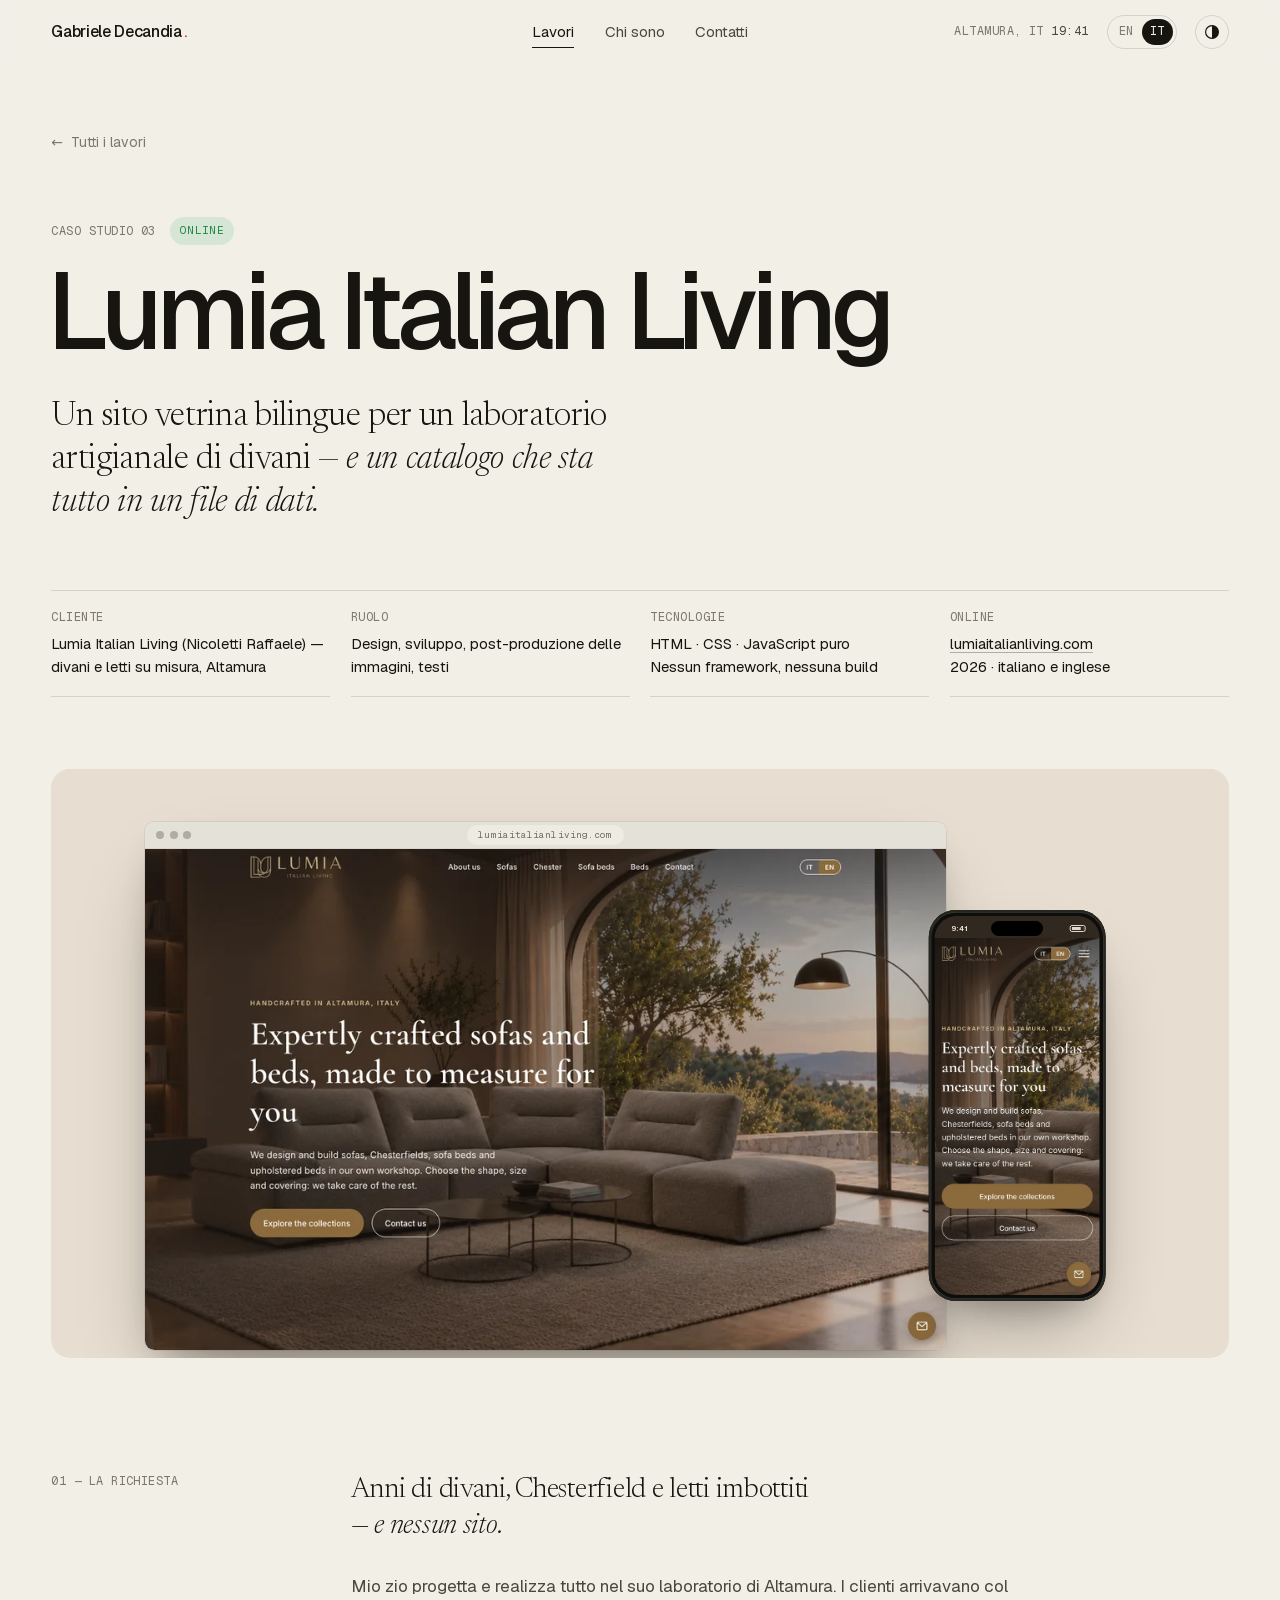
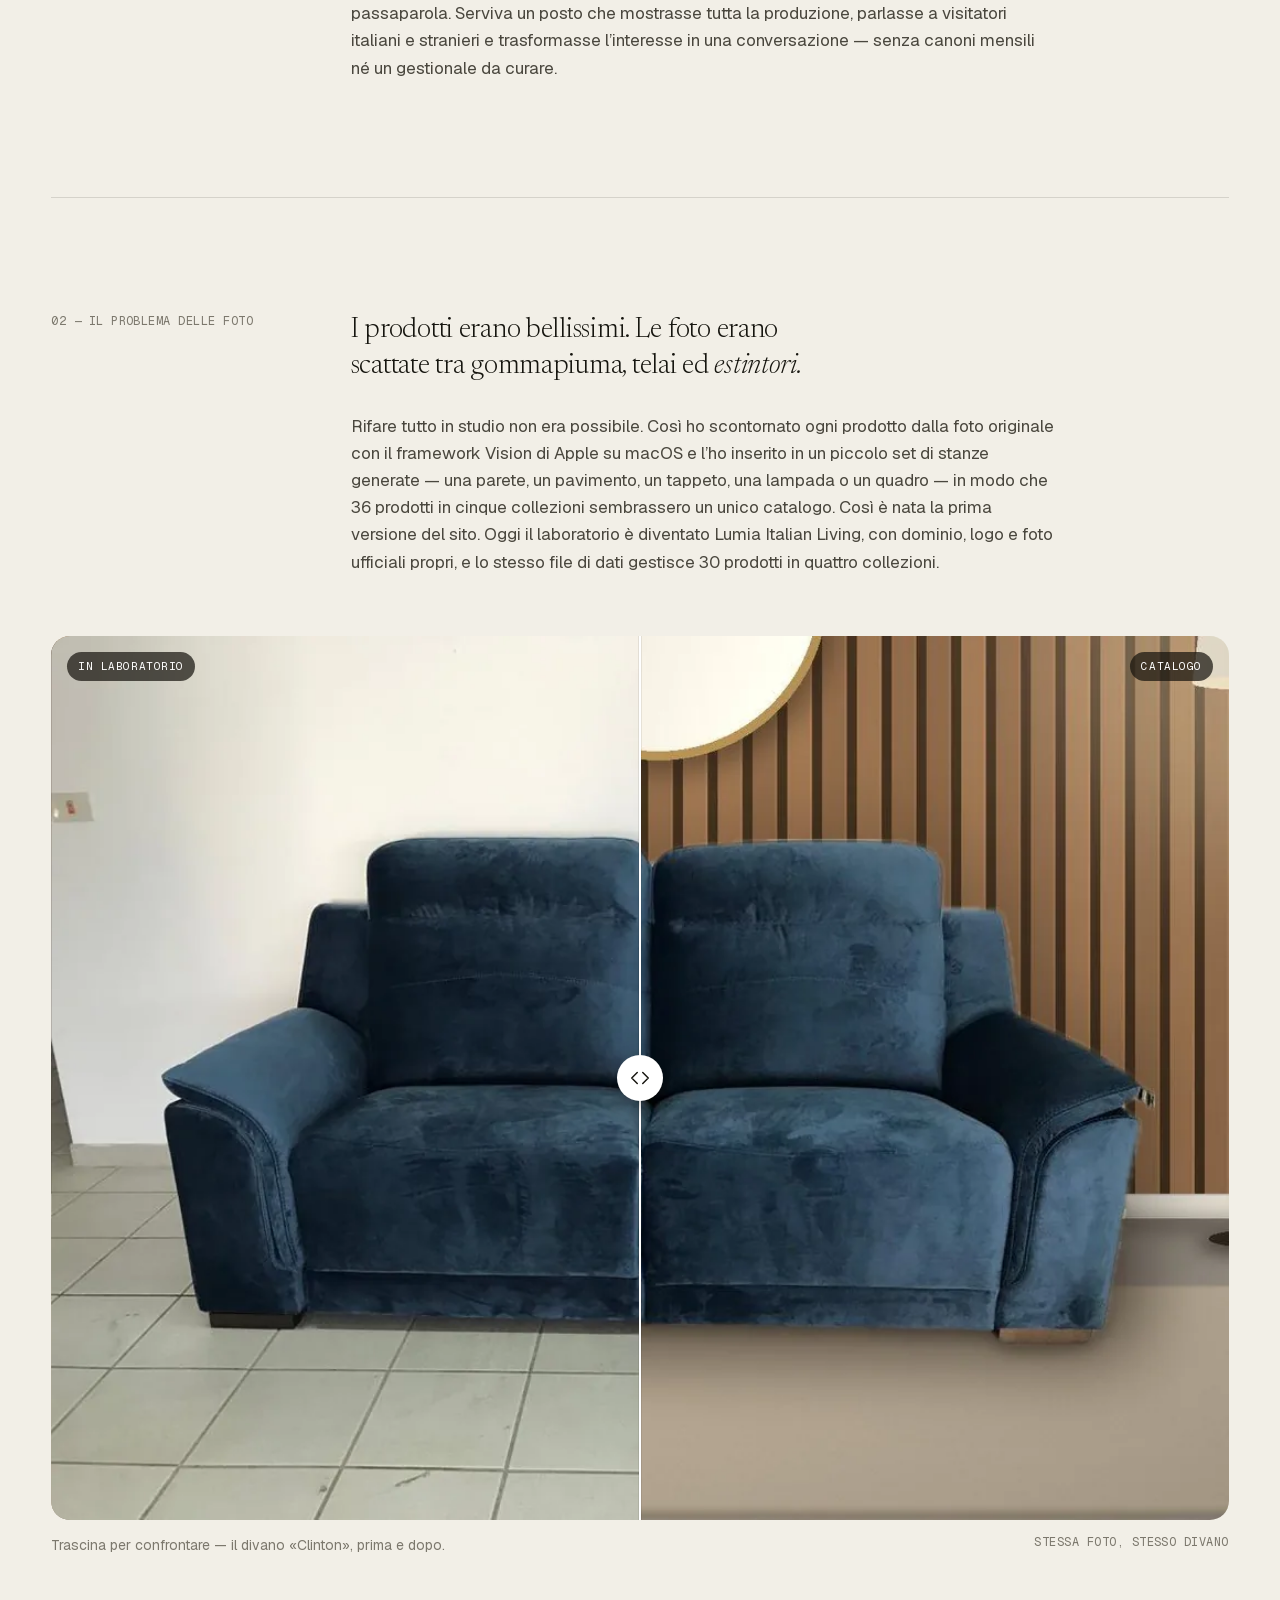
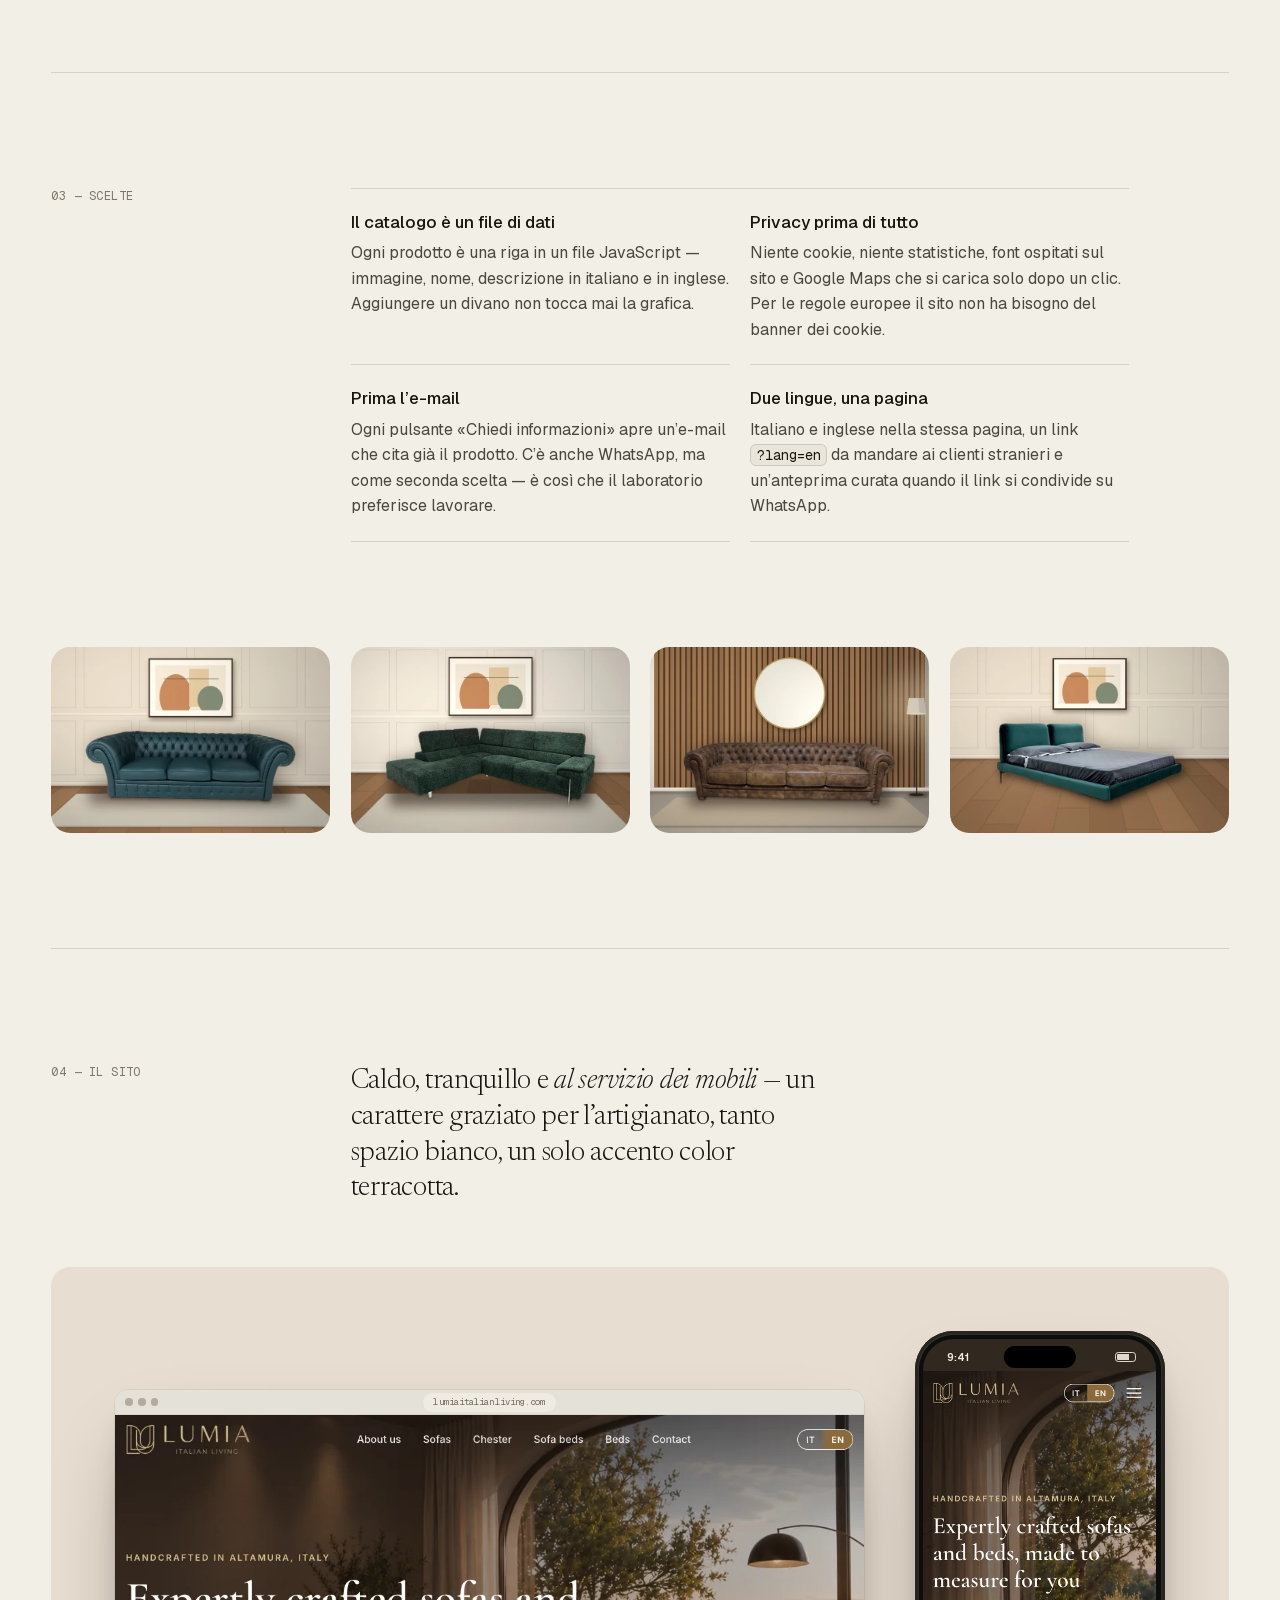
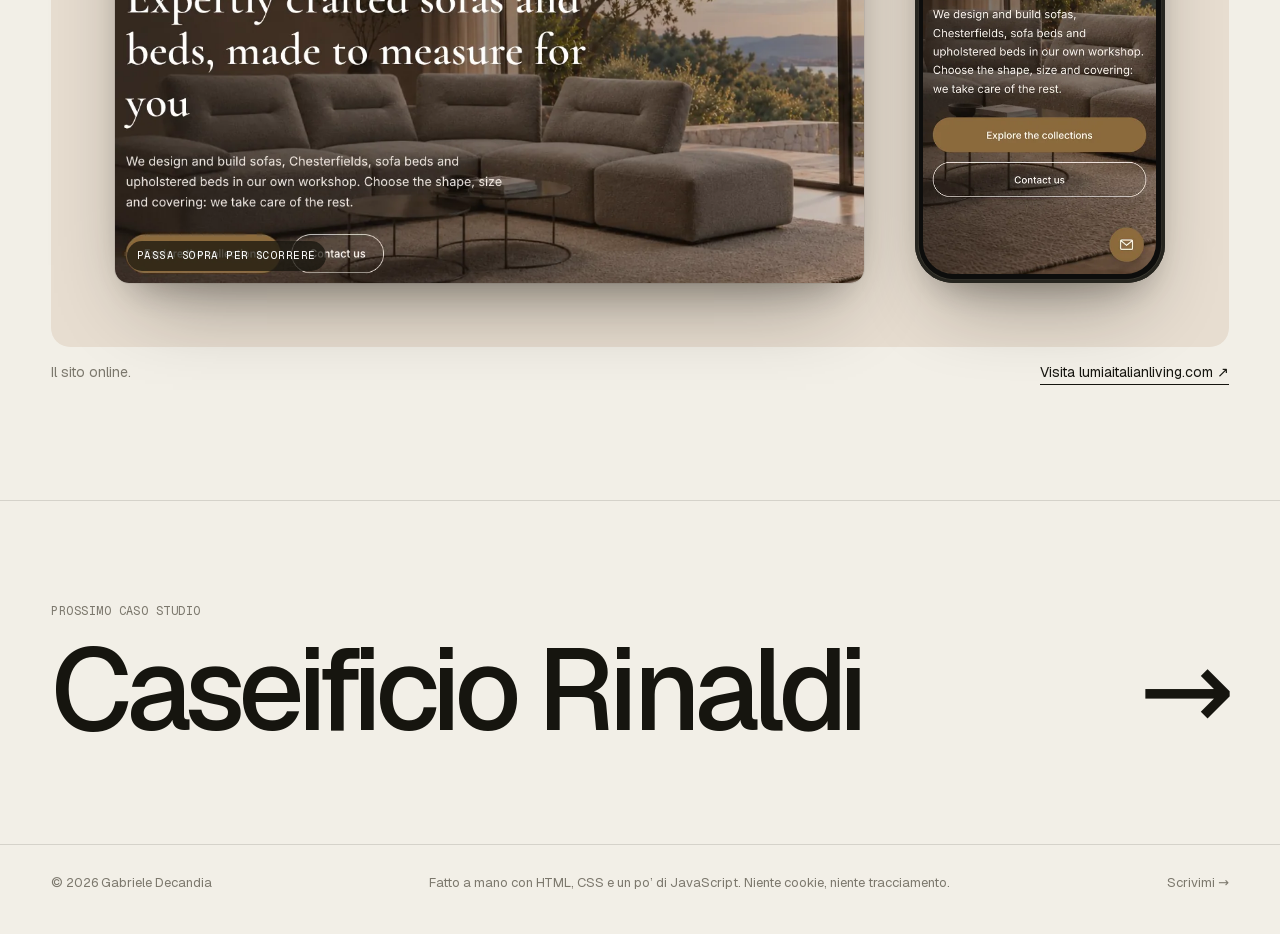
<file: it/work/nicoletti.html>
<!doctype html>
<html lang="it" class="no-js">
<head>
  <meta charset="utf-8">
  <meta name="viewport" content="width=device-width, initial-scale=1">
  <title>Lumia Italian Living — Sito vetrina · Gabriele Decandia</title>
  <meta name="description" content="Caso studio: un sito vetrina bilingue e senza cookie per un laboratorio artigianale di divani ad Altamura, con un catalogo rifatto partendo dalle foto scattate in laboratorio.">
  <link rel="canonical" href="https://gabrideca7.github.io/it/work/nicoletti.html">
  <link rel="alternate" hreflang="en" href="https://gabrideca7.github.io/work/nicoletti.html">
  <link rel="alternate" hreflang="it" href="https://gabrideca7.github.io/it/work/nicoletti.html">
  <meta property="og:type" content="article">
  <meta property="og:title" content="Lumia Italian Living — Sito vetrina">
  <meta property="og:description" content="Un sito vetrina bilingue per un laboratorio artigianale di divani. Un caso studio di Gabriele Decandia.">
  <meta property="og:url" content="https://gabrideca7.github.io/it/work/nicoletti.html">
  <meta property="og:locale" content="it_IT">
  <meta property="og:image" content="https://gabrideca7.github.io/assets/img/og-it.jpg">
  <meta name="twitter:card" content="summary_large_image">
  <meta name="theme-color" content="#f2efe7">
  <link rel="icon" href="../../favicon-32.png" type="image/png" sizes="32x32">
  <link rel="icon" href="../../favicon.png" type="image/png" sizes="64x64">
  <link rel="apple-touch-icon" href="../../apple-touch-icon.png">
  <link rel="preload" href="../../assets/fonts/geist.woff2" as="font" type="font/woff2" crossorigin>
  <link rel="stylesheet" href="../../assets/css/style.css?v=2026102702">
  <script>
    (function () {
      var d = document.documentElement;
      d.className = d.className.replace('no-js', 'js');
      try { var t = localStorage.getItem('theme'); if (t === 'dark' || t === 'light') d.dataset.theme = t; } catch (e) {}
    })();
  </script>
  <script src="../../assets/js/main.js?v=2026102702" defer></script>
</head>
<body>
  <a class="skip-link" href="#main">Vai al contenuto</a>

  <header class="site-header">
    <div class="wrap header-inner">
      <a class="brand" href="../" aria-label="Gabriele Decandia — home">Gabriele Decandia<span class="brand-dot">.</span></a>
      <nav class="nav" aria-label="Principale">
        <a href="../#work" aria-current="page">Lavori</a>
        <a href="../#about">Chi sono</a>
        <a href="../#contact">Contatti</a>
      </nav>
      <div class="header-meta">
        <span class="clock mono" data-clock>Altamura, IT <time>--:--</time></span>
        <nav class="lang-switch mono" aria-label="Lingua"><a href="../../work/nicoletti.html" hreflang="en" lang="en" title="English version">EN</a><span aria-current="true">IT</span></nav>
        <button class="theme-toggle" type="button" data-theme-toggle aria-label="Cambia tema">
          <svg viewBox="0 0 16 16" aria-hidden="true"><circle cx="8" cy="8" r="6.4" fill="none" stroke="currentColor" stroke-width="1.2"/><path class="half" d="M8 1.6a6.4 6.4 0 0 1 0 12.8z" fill="currentColor"/></svg>
        </button>
      </div>
    </div>
  </header>

  <main id="main">
    <section class="wrap cs-hero">
      <a class="cs-back" href="../#work"><span class="arrow" aria-hidden="true">←</span> Tutti i lavori</a>
      <div class="cs-kicker"><span class="label">Caso studio 03</span><span class="tag tag--live">Online</span></div>
      <h1 class="cs-title cs-title--long">Lumia Italian Living</h1>
      <p class="lede cs-sub">Un sito vetrina bilingue per un laboratorio artigianale di divani — <em>e un catalogo che sta tutto in un file di dati.</em></p>

      <dl class="grid cs-meta">
        <div><dt class="label">Cliente</dt><dd>Lumia Italian Living (Nicoletti Raffaele) — divani e letti su misura, Altamura</dd></div>
        <div><dt class="label">Ruolo</dt><dd>Design, sviluppo, post-produzione delle immagini, testi</dd></div>
        <div><dt class="label">Tecnologie</dt><dd>HTML · CSS · JavaScript puro<br>Nessun framework, nessuna build</dd></div>
        <div><dt class="label">Online</dt><dd><a href="https://lumiaitalianliving.com" target="_blank" rel="noopener">lumiaitalianliving.com</a><br>2026 · italiano e inglese</dd></div>
      </dl>
    </section>

    <section class="wrap cs-cover reveal" aria-label="Il sito su computer e smartphone">
      <div class="media media--site media--nicoletti">
        <div class="browser-wrap">
          <div class="browser">
            <div class="browser-bar"><span class="browser-dots"><i></i><i></i><i></i></span><span class="browser-url">lumiaitalianliving.com</span><span></span></div>
            <div class="browser-view"><img src="../../assets/img/nicoletti/desk-960.webp" srcset="../../assets/img/nicoletti/desk-960.webp 960w, ../../assets/img/nicoletti/desk-1600.webp 1600w" sizes="(max-width: 700px) 100vw, 64vw" width="960" height="600" alt="La home in inglese: un divano componibile in un salotto con vista, sotto il titolo «Expertly crafted sofas and beds, made to measure for you»" decoding="async"></div>
          </div>
        </div>
        <div class="phone phone--web" style="--sb:#31291f; --sbfg:#f4ece2"><div class="phone-screen"><span class="phone-status" aria-hidden="true">9:41<i></i></span><img src="../../assets/img/nicoletti/mobile-420.webp" srcset="../../assets/img/nicoletti/mobile-420.webp 420w, ../../assets/img/nicoletti/mobile-760.webp 760w" sizes="(max-width: 700px) 46vw, 15vw" width="420" height="909" alt="La home su smartphone" decoding="async"></div></div>
      </div>
    </section>

    <div class="wrap">
      <!-- 01 -->
      <section class="cs-section grid cs-row" aria-labelledby="s1">
        <div class="cs-label"><h2 class="label" id="s1">01 — La richiesta</h2></div>
        <div class="cs-body">
          <p class="lede reveal">Anni di divani, Chesterfield e letti imbottiti — <em>e nessun sito.</em></p>
          <div class="prose reveal">
            <p>Mio zio progetta e realizza tutto nel suo laboratorio di Altamura. I clienti arrivavano col passaparola. Serviva un posto che mostrasse tutta la produzione, parlasse a visitatori italiani e stranieri e trasformasse l’interesse in una conversazione — senza canoni mensili né un gestionale da curare.</p>
          </div>
        </div>
      </section>

      <!-- 02 -->
      <section class="cs-section grid cs-row" aria-labelledby="s2">
        <div class="cs-label"><h2 class="label" id="s2">02 — Il problema delle foto</h2></div>
        <div class="cs-body">
          <p class="lede reveal">I prodotti erano bellissimi. Le foto erano scattate tra gommapiuma, telai ed <em>estintori.</em></p>
          <div class="prose reveal">
            <p>Rifare tutto in studio non era possibile. Così ho scontornato ogni prodotto dalla foto originale con il framework Vision di Apple su macOS e l’ho inserito in un piccolo set di stanze generate — una parete, un pavimento, un tappeto, una lampada o un quadro — in modo che 36 prodotti in cinque collezioni sembrassero un unico catalogo. Così è nata la prima versione del sito. Oggi il laboratorio è diventato Lumia Italian Living, con dominio, logo e foto ufficiali propri, e lo stesso file di dati gestisce 30 prodotti in quattro collezioni.</p>
          </div>
        </div>
        <figure class="cs-full mt-m reveal">
          <div class="ba" data-ba>
            <img class="ba-after" src="../../assets/img/nicoletti/after-1068.webp" srcset="../../assets/img/nicoletti/after-720.webp 720w, ../../assets/img/nicoletti/after-1068.webp 1068w" sizes="(max-width: 1100px) 92vw, 1068px" width="1068" height="802" alt="Immagine del catalogo: il divano blu in una stanza con parete a doghe di legno e specchio tondo" loading="lazy" decoding="async">
            <img class="ba-before" src="../../assets/img/nicoletti/before-1068.webp" srcset="../../assets/img/nicoletti/before-720.webp 720w, ../../assets/img/nicoletti/before-1068.webp 1068w" sizes="(max-width: 1100px) 92vw, 1068px" width="1068" height="802" alt="Foto originale: lo stesso divano blu sul pavimento piastrellato del laboratorio" loading="lazy" decoding="async">
            <span class="ba-tag ba-tag--l">In laboratorio</span>
            <span class="ba-tag ba-tag--r">Catalogo</span>
            <div class="ba-handle" aria-hidden="true"></div>
            <input type="range" min="0" max="100" value="50" aria-label="Confronta la foto originale del laboratorio con l’immagine del catalogo">
          </div>
          <figcaption class="fig-caption"><span>Trascina per confrontare — il divano «Clinton», prima e dopo.</span><span class="label">Stessa foto, stesso divano</span></figcaption>
        </figure>
      </section>

      <!-- 03 -->
      <section class="cs-section grid cs-row" aria-labelledby="s3">
        <div class="cs-label"><h2 class="label" id="s3">03 — Scelte</h2></div>
        <div class="cs-body">
          <ul class="feature-list reveal">
            <li><strong>Il catalogo è un file di dati</strong>Ogni prodotto è una riga in un file JavaScript — immagine, nome, descrizione in italiano e in inglese. Aggiungere un divano non tocca mai la grafica.</li>
            <li><strong>Privacy prima di tutto</strong>Niente cookie, niente statistiche, font ospitati sul sito e Google Maps che si carica solo dopo un clic. Per le regole europee il sito non ha bisogno del banner dei cookie.</li>
            <li><strong>Prima l’e-mail</strong>Ogni pulsante «Chiedi informazioni» apre un’e-mail che cita già il prodotto. C’è anche WhatsApp, ma come seconda scelta — è così che il laboratorio preferisce lavorare.</li>
            <li><strong>Due lingue, una pagina</strong>Italiano e inglese nella stessa pagina, un link <code>?lang=en</code> da mandare ai clienti stranieri e un’anteprima curata quando il link si condivide su WhatsApp.</li>
          </ul>
        </div>
        <div class="cs-full mt-l photo-grid reveal" style="grid-template-columns: repeat(4, minmax(0,1fr))">
          <figure style="aspect-ratio: 3/2"><img src="../../assets/img/nicoletti/p-impero-720.webp" width="720" height="480" alt="Chesterfield Impero in pelle blu petrolio" loading="lazy" decoding="async"></figure>
          <figure style="aspect-ratio: 3/2"><img src="../../assets/img/nicoletti/p-angolare-verde-720.webp" width="720" height="480" alt="Divano angolare verde" loading="lazy" decoding="async"></figure>
          <figure style="aspect-ratio: 3/2"><img src="../../assets/img/nicoletti/p-vintage-4-posti-720.webp" width="720" height="480" alt="Chesterfield vintage a quattro posti" loading="lazy" decoding="async"></figure>
          <figure style="aspect-ratio: 3/2"><img src="../../assets/img/nicoletti/p-winged-720.webp" width="720" height="480" alt="Letto imbottito con testiera ad ali" loading="lazy" decoding="async"></figure>
        </div>
      </section>

      <!-- 04 -->
      <section class="cs-section grid cs-row" aria-labelledby="s4">
        <div class="cs-label"><h2 class="label" id="s4">04 — Il sito</h2></div>
        <div class="cs-body">
          <p class="lede reveal">Caldo, tranquillo e <em>al servizio dei mobili</em> — un carattere graziato per l’artigianato, tanto spazio bianco, un solo accento color terracotta.</p>
        </div>
        <figure class="cs-full mt-m reveal">
          <div class="figure-panel" style="--bg: #e7ddd0">
            <div class="site-showcase">
              <div class="browser" tabindex="0" aria-label="Home completa — passa sopra o seleziona per scorrere">
                <div class="browser-bar"><span class="browser-dots"><i></i><i></i><i></i></span><span class="browser-url">lumiaitalianliving.com</span><span></span></div>
                <div class="browser-view browser-view--scroll">
                  <img src="../../assets/img/nicoletti/full-1100.webp" width="1100" height="7956" alt="La home completa: apertura, la storia del laboratorio, quattro valori e le collezioni di divani, Chesterfield, divani letto e letti" loading="lazy" decoding="async">
                  <span class="scroll-hint">Passa sopra per scorrere</span>
                </div>
              </div>
              <div class="phone phone--flow phone--web" style="--sb:#31291f; --sbfg:#f4ece2"><div class="phone-screen"><span class="phone-status" aria-hidden="true">9:41<i></i></span><img src="../../assets/img/nicoletti/mobile-420.webp" srcset="../../assets/img/nicoletti/mobile-420.webp 420w, ../../assets/img/nicoletti/mobile-760.webp 760w" sizes="(max-width: 800px) 260px, 22vw" width="420" height="909" alt="La home su smartphone, in inglese" loading="lazy" decoding="async"></div></div>
            </div>
          </div>
          <figcaption class="fig-caption"><span>Il sito online.</span><a class="text-link" href="https://lumiaitalianliving.com/" target="_blank" rel="noopener">Visita lumiaitalianliving.com ↗</a></figcaption>
        </figure>
      </section>
    </div>

    <a class="next wrap" href="rinaldi.html">
      <span class="label">Prossimo caso studio</span>
      <span class="next-title">Caseificio Rinaldi <span class="arrow" aria-hidden="true">→</span></span>
    </a>
  </main>

  <footer class="site-footer">
    <div class="wrap footer-inner">
      <span>© <span data-year>2026</span> Gabriele Decandia</span>
      <span>Fatto a mano con HTML, CSS e un po’ di JavaScript. Niente cookie, niente tracciamento.</span>
      <a href="../#contact">Scrivimi →</a>
    </div>
  </footer>
</body>
</html>
</file>
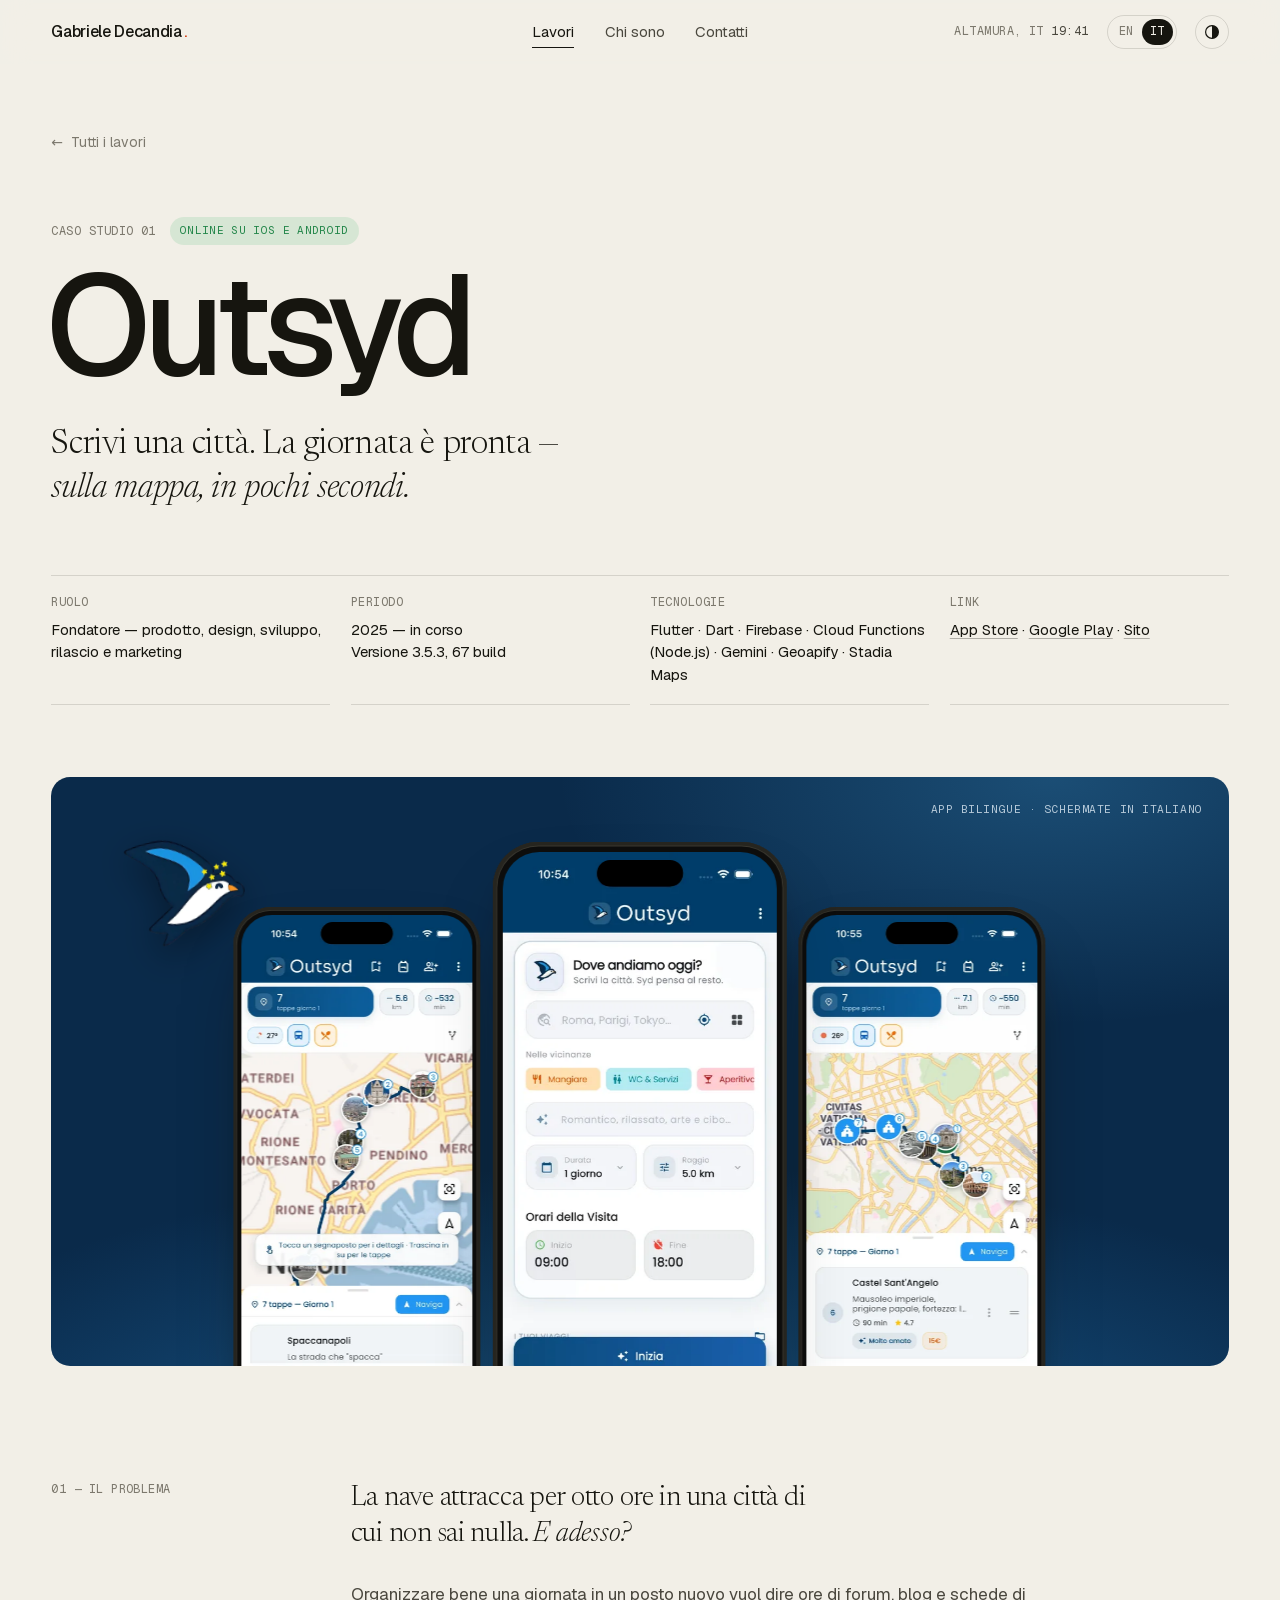
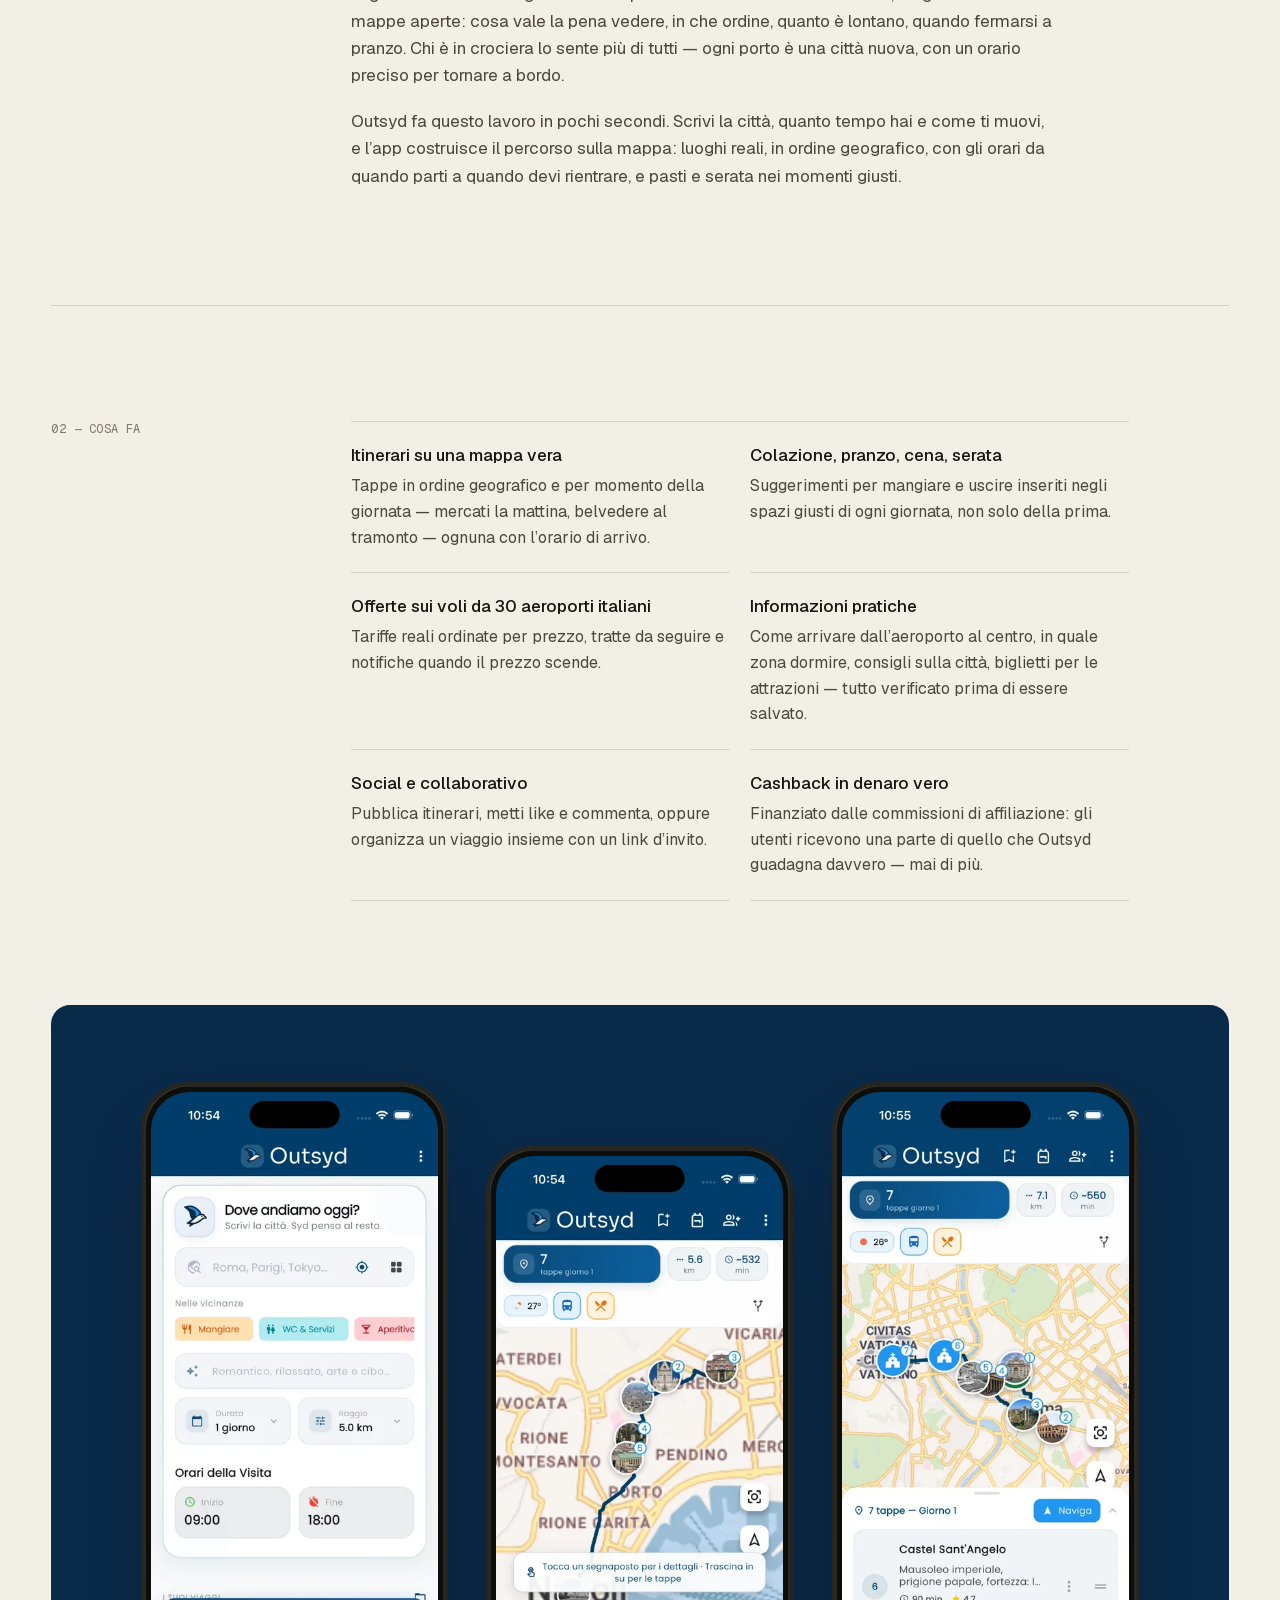
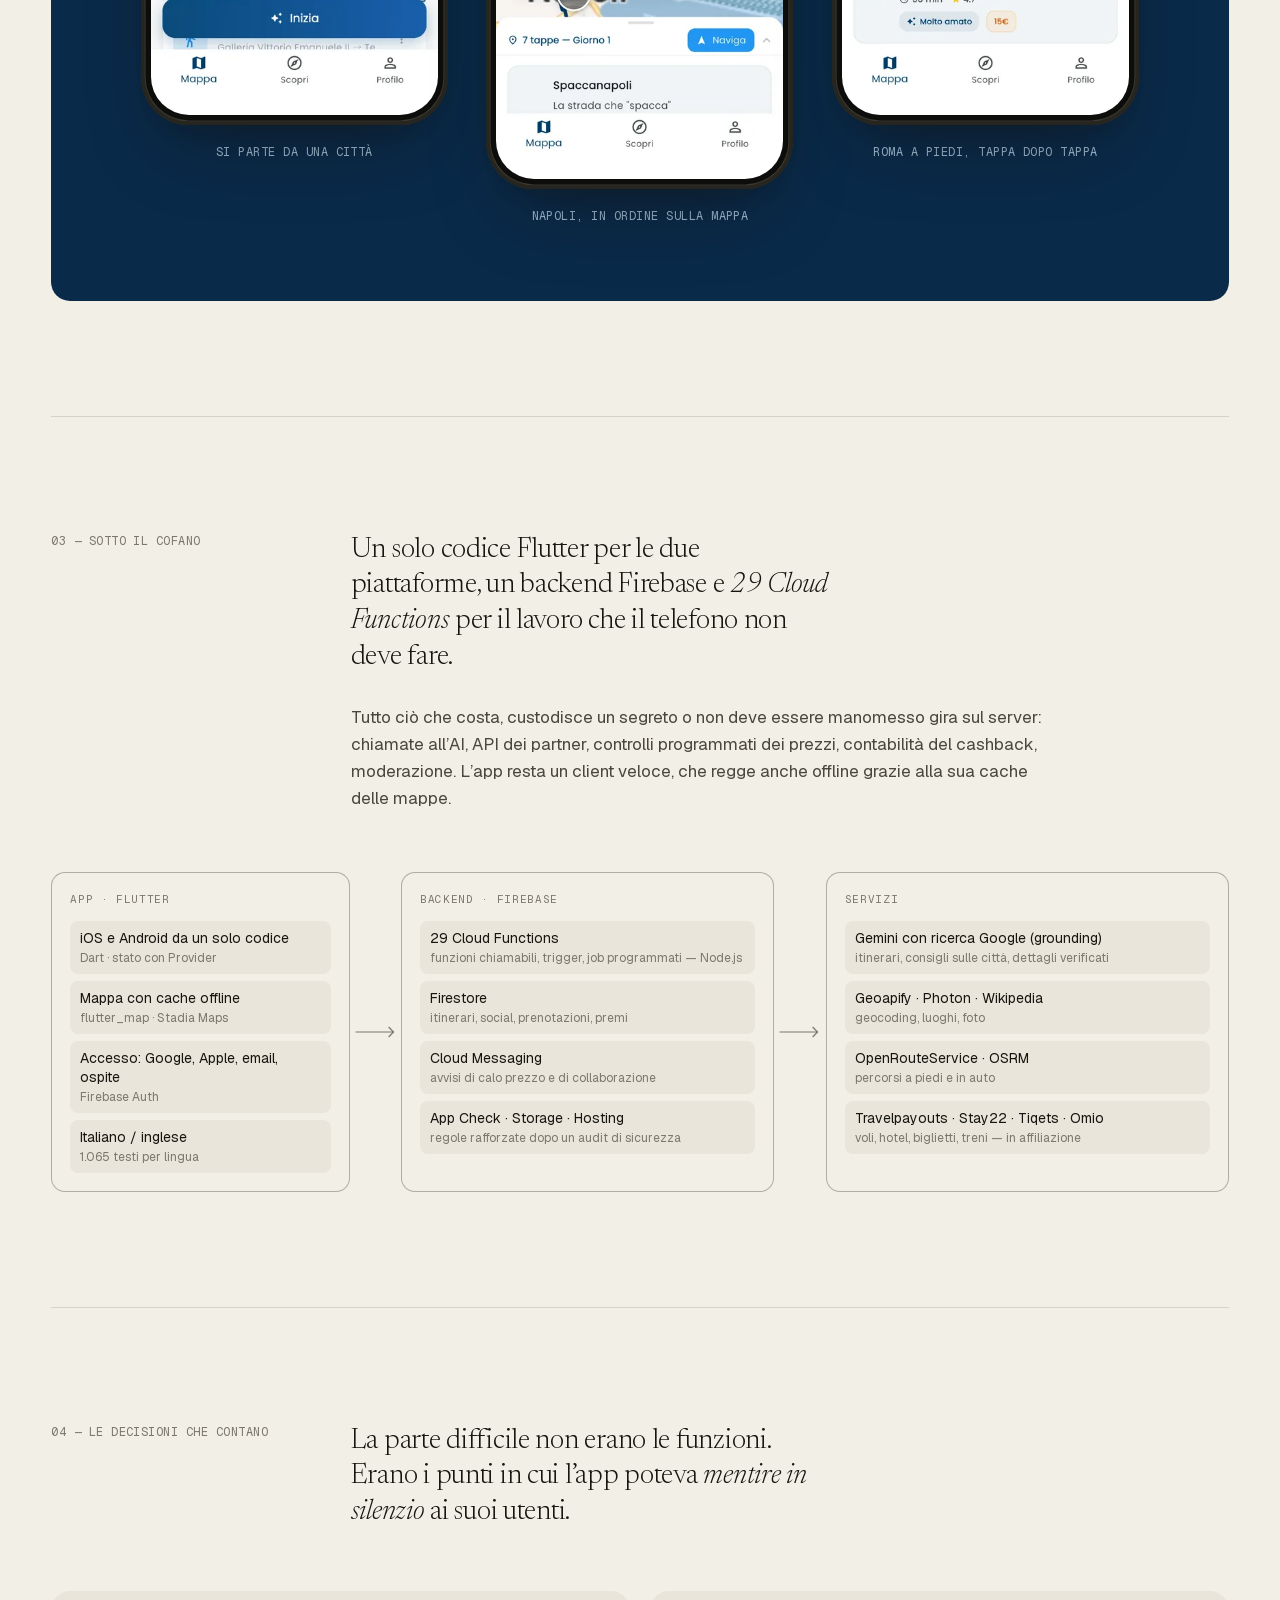
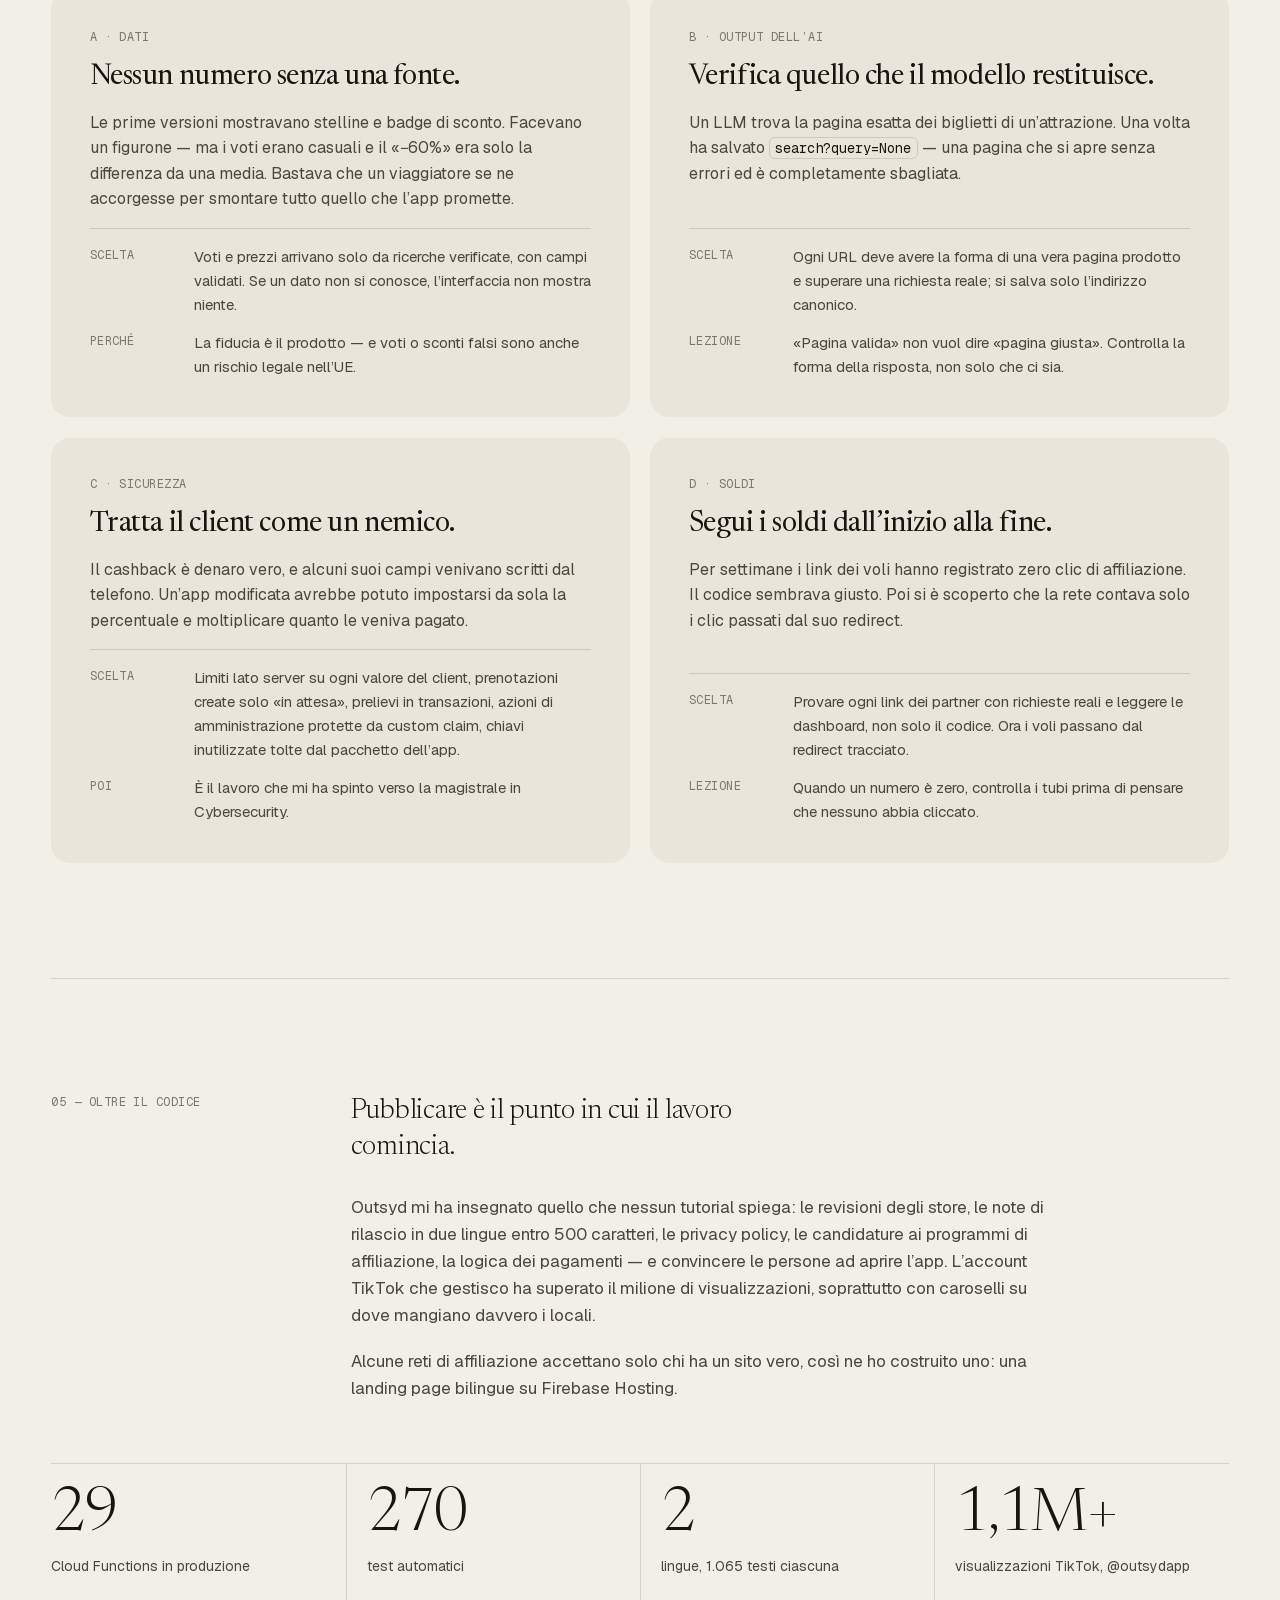
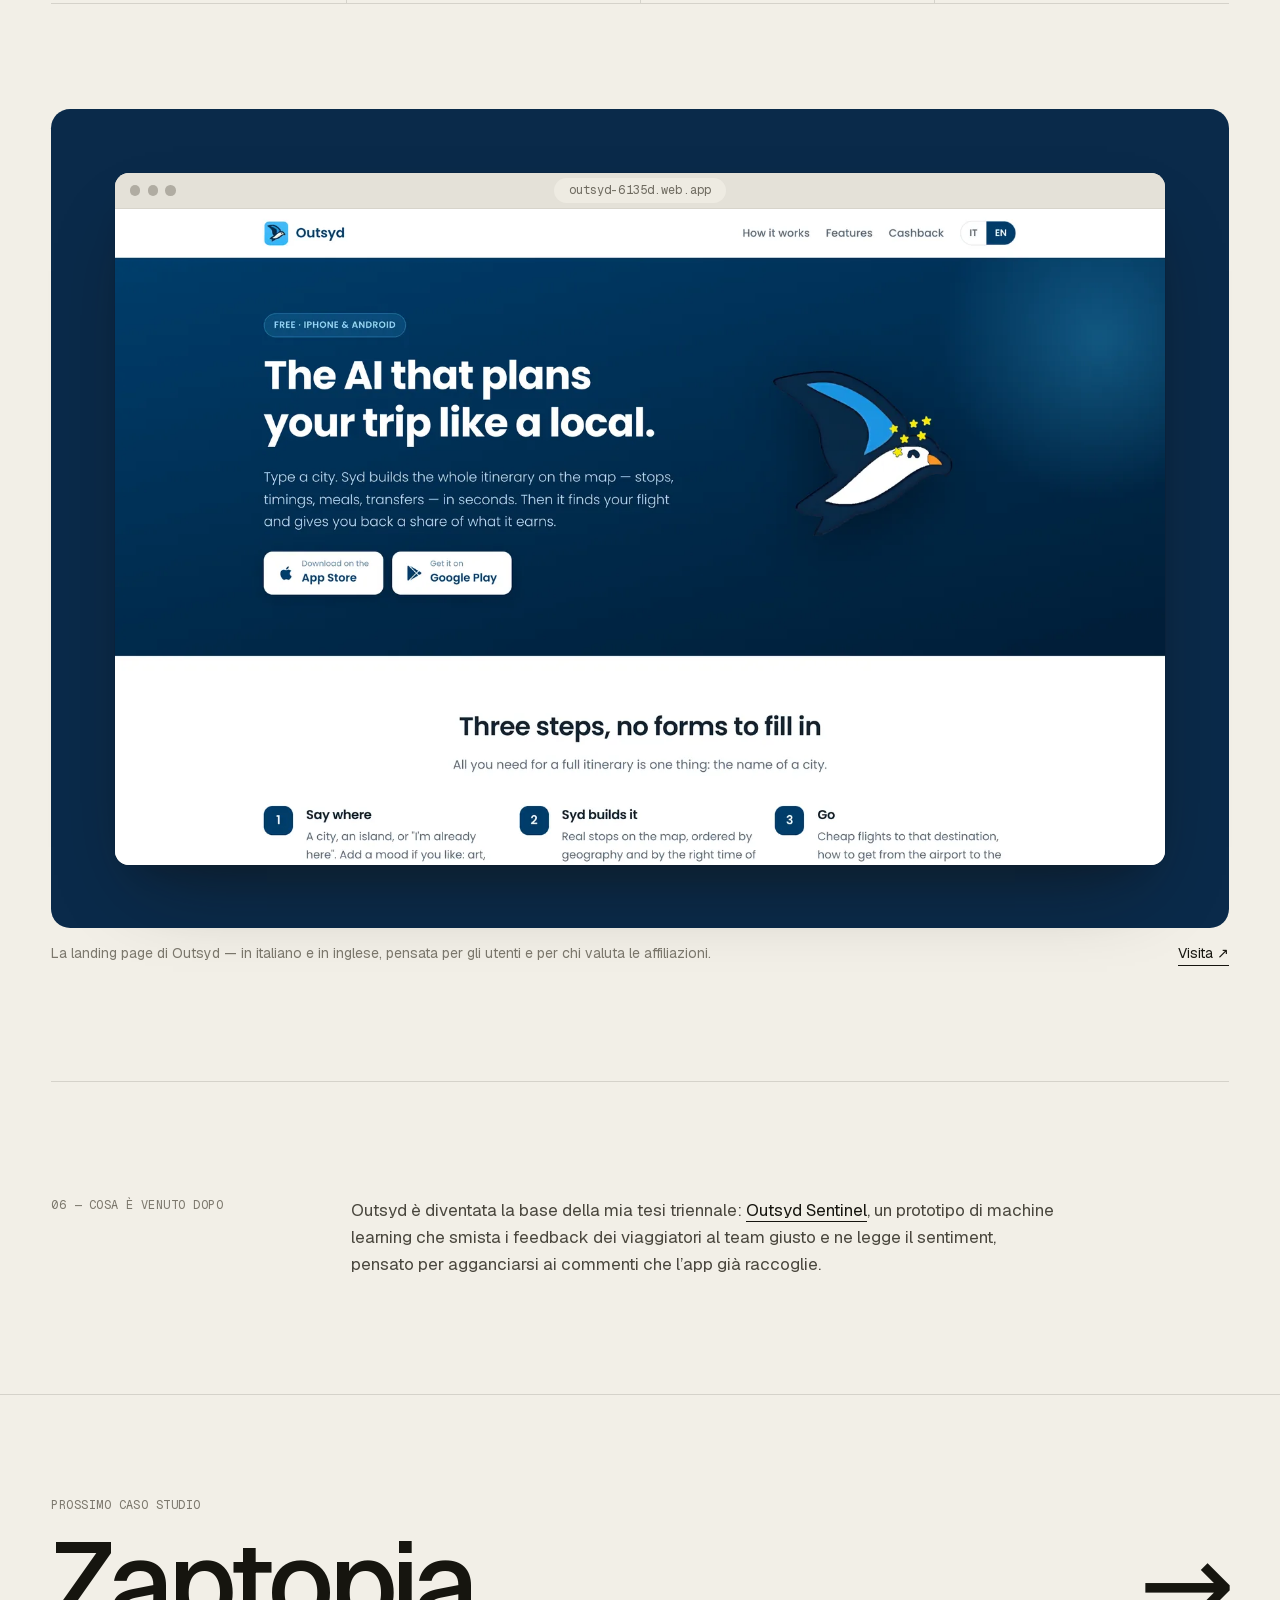
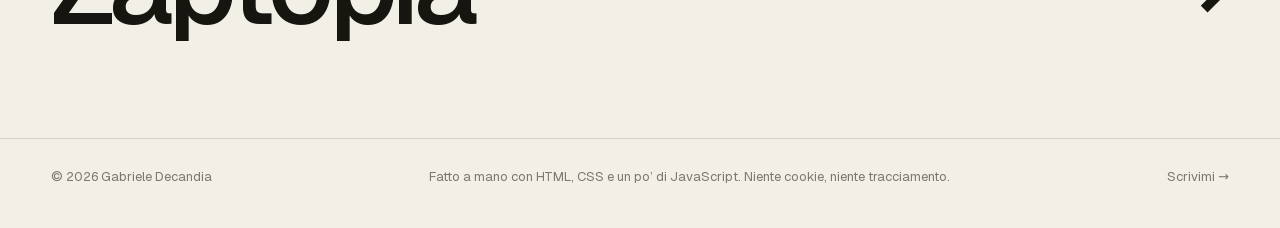
<file: it/work/outsyd.html>
<!doctype html>
<html lang="it" class="no-js">
<head>
  <meta charset="utf-8">
  <meta name="viewport" content="width=device-width, initial-scale=1">
  <title>Outsyd — Travel planner con AI · Gabriele Decandia</title>
  <meta name="description" content="Caso studio: Outsyd, travel planner con AI sviluppato con Flutter e Firebase, pubblicato su App Store e Google Play. Itinerari sulla mappa in pochi secondi, offerte sui voli, avvisi di prezzo e cashback in denaro vero.">
  <link rel="canonical" href="https://gabrideca7.github.io/it/work/outsyd.html">
  <link rel="alternate" hreflang="en" href="https://gabrideca7.github.io/work/outsyd.html">
  <link rel="alternate" hreflang="it" href="https://gabrideca7.github.io/it/work/outsyd.html">
  <meta property="og:type" content="article">
  <meta property="og:title" content="Outsyd — Travel planner con AI">
  <meta property="og:description" content="Scrivi una città e la giornata è pianificata sulla mappa, in pochi secondi. Un caso studio di Gabriele Decandia.">
  <meta property="og:url" content="https://gabrideca7.github.io/it/work/outsyd.html">
  <meta property="og:locale" content="it_IT">
  <meta property="og:image" content="https://gabrideca7.github.io/assets/img/og-it.jpg">
  <meta name="twitter:card" content="summary_large_image">
  <meta name="theme-color" content="#f2efe7">
  <link rel="icon" href="../../favicon-32.png" type="image/png" sizes="32x32">
  <link rel="icon" href="../../favicon.png" type="image/png" sizes="64x64">
  <link rel="apple-touch-icon" href="../../apple-touch-icon.png">
  <link rel="preload" href="../../assets/fonts/geist.woff2" as="font" type="font/woff2" crossorigin>
  <link rel="stylesheet" href="../../assets/css/style.css?v=2026102702">
  <script>
    (function () {
      var d = document.documentElement;
      d.className = d.className.replace('no-js', 'js');
      try { var t = localStorage.getItem('theme'); if (t === 'dark' || t === 'light') d.dataset.theme = t; } catch (e) {}
    })();
  </script>
  <script src="../../assets/js/main.js?v=2026102702" defer></script>
</head>
<body>
  <a class="skip-link" href="#main">Vai al contenuto</a>

  <header class="site-header">
    <div class="wrap header-inner">
      <a class="brand" href="../" aria-label="Gabriele Decandia — home">Gabriele Decandia<span class="brand-dot">.</span></a>
      <nav class="nav" aria-label="Principale">
        <a href="../#work" aria-current="page">Lavori</a>
        <a href="../#about">Chi sono</a>
        <a href="../#contact">Contatti</a>
      </nav>
      <div class="header-meta">
        <span class="clock mono" data-clock>Altamura, IT <time>--:--</time></span>
        <nav class="lang-switch mono" aria-label="Lingua"><a href="../../work/outsyd.html" hreflang="en" lang="en" title="English version">EN</a><span aria-current="true">IT</span></nav>
        <button class="theme-toggle" type="button" data-theme-toggle aria-label="Cambia tema">
          <svg viewBox="0 0 16 16" aria-hidden="true"><circle cx="8" cy="8" r="6.4" fill="none" stroke="currentColor" stroke-width="1.2"/><path class="half" d="M8 1.6a6.4 6.4 0 0 1 0 12.8z" fill="currentColor"/></svg>
        </button>
      </div>
    </div>
  </header>

  <main id="main">
    <section class="wrap cs-hero">
      <a class="cs-back" href="../#work"><span class="arrow" aria-hidden="true">←</span> Tutti i lavori</a>
      <div class="cs-kicker"><span class="label">Caso studio 01</span><span class="tag tag--live">Online su iOS e Android</span></div>
      <h1 class="cs-title">Outsyd</h1>
      <p class="lede cs-sub">Scrivi una città. La giornata è pronta — <em>sulla mappa, in pochi secondi.</em></p>

      <dl class="grid cs-meta">
        <div><dt class="label">Ruolo</dt><dd>Fondatore — prodotto, design, sviluppo, rilascio e marketing</dd></div>
        <div><dt class="label">Periodo</dt><dd>2025 — in corso<br>Versione 3.5.3, 67 build</dd></div>
        <div><dt class="label">Tecnologie</dt><dd>Flutter · Dart · Firebase · Cloud Functions (Node.js) · Gemini · Geoapify · Stadia Maps</dd></div>
        <div><dt class="label">Link</dt><dd><a href="https://apps.apple.com/app/id6756832439" target="_blank" rel="noopener">App Store</a> · <a href="https://play.google.com/store/apps/details?id=dev.outsyd.app" target="_blank" rel="noopener">Google Play</a> · <a href="https://outsyd-6135d.web.app" target="_blank" rel="noopener">Sito</a></dd></div>
      </dl>
    </section>

    <section class="wrap cs-cover reveal" aria-label="Schermate">
      <div class="media media--outsyd">
        <img class="syd" src="../../assets/img/outsyd/syd-360.webp" width="360" height="324" alt="Syd, l’uccellino mascotte di Outsyd" decoding="async">
        <div class="phone"><div class="phone-screen"><img src="../../assets/img/outsyd/napoli-420.webp" srcset="../../assets/img/outsyd/napoli-420.webp 420w, ../../assets/img/outsyd/napoli-760.webp 760w" sizes="(max-width: 700px) 42vw, 22vw" width="420" height="913" alt="L’itinerario di una giornata a Napoli disegnato sulla mappa" decoding="async"></div></div>
        <div class="phone"><div class="phone-screen"><img src="../../assets/img/outsyd/home-it-420.webp" srcset="../../assets/img/outsyd/home-it-420.webp 420w, ../../assets/img/outsyd/home-it-760.webp 760w" sizes="(max-width: 700px) 52vw, 26vw" width="420" height="913" alt="La schermata iniziale di Outsyd che chiede dove andiamo oggi" decoding="async"></div></div>
        <div class="phone"><div class="phone-screen"><img src="../../assets/img/outsyd/roma-it-420.webp" srcset="../../assets/img/outsyd/roma-it-420.webp 420w, ../../assets/img/outsyd/roma-it-760.webp 760w" sizes="(max-width: 700px) 42vw, 22vw" width="420" height="913" alt="Un percorso a piedi per Roma con le tappe numerate" decoding="async"></div></div>
        <span class="media-caption media-caption--top media-caption--r">App bilingue · schermate in italiano</span>
      </div>
    </section>

    <div class="wrap">
      <!-- 01 -->
      <section class="cs-section grid cs-row" aria-labelledby="s1">
        <div class="cs-label"><h2 class="label" id="s1">01 — Il problema</h2></div>
        <div class="cs-body">
          <p class="lede reveal">La nave attracca per otto ore in una città di cui non sai nulla. <em>E adesso?</em></p>
          <div class="prose reveal">
            <p>Organizzare bene una giornata in un posto nuovo vuol dire ore di forum, blog e schede di mappe aperte: cosa vale la pena vedere, in che ordine, quanto è lontano, quando fermarsi a pranzo. Chi è in crociera lo sente più di tutti — ogni porto è una città nuova, con un orario preciso per tornare a bordo.</p>
            <p>Outsyd fa questo lavoro in pochi secondi. Scrivi la città, quanto tempo hai e come ti muovi, e l’app costruisce il percorso sulla mappa: luoghi reali, in ordine geografico, con gli orari da quando parti a quando devi rientrare, e pasti e serata nei momenti giusti.</p>
          </div>
        </div>
      </section>

      <!-- 02 -->
      <section class="cs-section grid cs-row" aria-labelledby="s2">
        <div class="cs-label"><h2 class="label" id="s2">02 — Cosa fa</h2></div>
        <div class="cs-body">
          <ul class="feature-list reveal">
            <li><strong>Itinerari su una mappa vera</strong>Tappe in ordine geografico e per momento della giornata — mercati la mattina, belvedere al tramonto — ognuna con l’orario di arrivo.</li>
            <li><strong>Colazione, pranzo, cena, serata</strong>Suggerimenti per mangiare e uscire inseriti negli spazi giusti di ogni giornata, non solo della prima.</li>
            <li><strong>Offerte sui voli da 30 aeroporti italiani</strong>Tariffe reali ordinate per prezzo, tratte da seguire e notifiche quando il prezzo scende.</li>
            <li><strong>Informazioni pratiche</strong>Come arrivare dall’aeroporto al centro, in quale zona dormire, consigli sulla città, biglietti per le attrazioni — tutto verificato prima di essere salvato.</li>
            <li><strong>Social e collaborativo</strong>Pubblica itinerari, metti like e commenta, oppure organizza un viaggio insieme con un link d’invito.</li>
            <li><strong>Cashback in denaro vero</strong>Finanziato dalle commissioni di affiliazione: gli utenti ricevono una parte di quello che Outsyd guadagna davvero — mai di più.</li>
          </ul>
        </div>
        <figure class="cs-full mt-l reveal">
          <div class="phones-row" style="--bg: #0a2a4a">
            <figure>
              <div class="phone phone--flow"><div class="phone-screen"><img src="../../assets/img/outsyd/home-it-420.webp" srcset="../../assets/img/outsyd/home-it-420.webp 420w, ../../assets/img/outsyd/home-it-760.webp 760w" sizes="(max-width: 700px) 60vw, 24vw" width="420" height="913" alt="Home: scegli città, durata, distanza e orari di visita" loading="lazy" decoding="async"></div></div>
              <figcaption class="label" style="color:#9fbad3">Si parte da una città</figcaption>
            </figure>
            <figure>
              <div class="phone phone--flow"><div class="phone-screen"><img src="../../assets/img/outsyd/napoli-420.webp" srcset="../../assets/img/outsyd/napoli-420.webp 420w, ../../assets/img/outsyd/napoli-760.webp 760w" sizes="(max-width: 700px) 60vw, 24vw" width="420" height="913" alt="Itinerario a Napoli con sette tappe nel centro storico" loading="lazy" decoding="async"></div></div>
              <figcaption class="label" style="color:#9fbad3">Napoli, in ordine sulla mappa</figcaption>
            </figure>
            <figure>
              <div class="phone phone--flow"><div class="phone-screen"><img src="../../assets/img/outsyd/roma-it-420.webp" srcset="../../assets/img/outsyd/roma-it-420.webp 420w, ../../assets/img/outsyd/roma-it-760.webp 760w" sizes="(max-width: 700px) 60vw, 24vw" width="420" height="913" alt="Itinerario a Roma che parte da Castel Sant’Angelo" loading="lazy" decoding="async"></div></div>
              <figcaption class="label" style="color:#9fbad3">Roma a piedi, tappa dopo tappa</figcaption>
            </figure>
          </div>
        </figure>
      </section>

      <!-- 03 -->
      <section class="cs-section grid cs-row" aria-labelledby="s3">
        <div class="cs-label"><h2 class="label" id="s3">03 — Sotto il cofano</h2></div>
        <div class="cs-body">
          <p class="lede reveal">Un solo codice Flutter per le due piattaforme, un backend Firebase e <em>29 Cloud Functions</em> per il lavoro che il telefono non deve fare.</p>
          <div class="prose reveal">
            <p>Tutto ciò che costa, custodisce un segreto o non deve essere manomesso gira sul server: chiamate all’AI, API dei partner, controlli programmati dei prezzi, contabilità del cashback, moderazione. L’app resta un client veloce, che regge anche offline grazie alla sua cache delle mappe.</p>
          </div>
        </div>
        <div class="cs-full mt-m reveal">
          <div class="arch" role="img" aria-label="Architettura: l’app Flutter parla con Firebase e le Cloud Functions, che chiamano servizi esterni di AI, mappe, viaggi e affiliazione.">
            <div class="arch-col">
              <h4>App · Flutter</h4>
              <ul>
                <li>iOS e Android da un solo codice<small>Dart · stato con Provider</small></li>
                <li>Mappa con cache offline<small>flutter_map · Stadia Maps</small></li>
                <li>Accesso: Google, Apple, email, ospite<small>Firebase Auth</small></li>
                <li>Italiano / inglese<small>1.065 testi per lingua</small></li>
              </ul>
            </div>
            <div class="arch-link" aria-hidden="true"><svg viewBox="0 0 40 12"><path d="M0 6h38m-5-5 5 5-5 5" fill="none" stroke="currentColor" stroke-width="1.2"/></svg></div>
            <div class="arch-col">
              <h4>Backend · Firebase</h4>
              <ul>
                <li>29 Cloud Functions<small>funzioni chiamabili, trigger, job programmati — Node.js</small></li>
                <li>Firestore<small>itinerari, social, prenotazioni, premi</small></li>
                <li>Cloud Messaging<small>avvisi di calo prezzo e di collaborazione</small></li>
                <li>App Check · Storage · Hosting<small>regole rafforzate dopo un audit di sicurezza</small></li>
              </ul>
            </div>
            <div class="arch-link" aria-hidden="true"><svg viewBox="0 0 40 12"><path d="M0 6h38m-5-5 5 5-5 5" fill="none" stroke="currentColor" stroke-width="1.2"/></svg></div>
            <div class="arch-col">
              <h4>Servizi</h4>
              <ul>
                <li>Gemini con ricerca Google (grounding)<small>itinerari, consigli sulle città, dettagli verificati</small></li>
                <li>Geoapify · Photon · Wikipedia<small>geocoding, luoghi, foto</small></li>
                <li>OpenRouteService · OSRM<small>percorsi a piedi e in auto</small></li>
                <li>Travelpayouts · Stay22 · Tiqets · Omio<small>voli, hotel, biglietti, treni — in affiliazione</small></li>
              </ul>
            </div>
          </div>
        </div>
      </section>

      <!-- 04 -->
      <section class="cs-section grid cs-row" id="decisions" aria-labelledby="s4">
        <div class="cs-label"><h2 class="label" id="s4">04 — Le decisioni che contano</h2></div>
        <div class="cs-body">
          <p class="lede reveal">La parte difficile non erano le funzioni. Erano i punti in cui l’app poteva <em>mentire in silenzio</em> ai suoi utenti.</p>
        </div>
        <div class="cs-full mt-m decisions">
          <article class="decision reveal">
            <span class="label">A · Dati</span>
            <h3>Nessun numero senza una fonte.</h3>
            <p>Le prime versioni mostravano stelline e badge di sconto. Facevano un figurone — ma i voti erano casuali e il «−60%» era solo la differenza da una media. Bastava che un viaggiatore se ne accorgesse per smontare tutto quello che l’app promette.</p>
            <div class="split">
              <div><span class="label">Scelta</span><span>Voti e prezzi arrivano solo da ricerche verificate, con campi validati. Se un dato non si conosce, l’interfaccia non mostra niente.</span></div>
              <div><span class="label">Perché</span><span>La fiducia è il prodotto — e voti o sconti falsi sono anche un rischio legale nell’UE.</span></div>
            </div>
          </article>
          <article class="decision reveal" style="--delay: .08s">
            <span class="label">B · Output dell’AI</span>
            <h3>Verifica quello che il modello restituisce.</h3>
            <p>Un LLM trova la pagina esatta dei biglietti di un’attrazione. Una volta ha salvato <code>search?query=None</code> — una pagina che si apre senza errori ed è completamente sbagliata.</p>
            <div class="split">
              <div><span class="label">Scelta</span><span>Ogni URL deve avere la forma di una vera pagina prodotto e superare una richiesta reale; si salva solo l’indirizzo canonico.</span></div>
              <div><span class="label">Lezione</span><span>«Pagina valida» non vuol dire «pagina giusta». Controlla la forma della risposta, non solo che ci sia.</span></div>
            </div>
          </article>
          <article class="decision reveal">
            <span class="label">C · Sicurezza</span>
            <h3>Tratta il client come un nemico.</h3>
            <p>Il cashback è denaro vero, e alcuni suoi campi venivano scritti dal telefono. Un’app modificata avrebbe potuto impostarsi da sola la percentuale e moltiplicare quanto le veniva pagato.</p>
            <div class="split">
              <div><span class="label">Scelta</span><span>Limiti lato server su ogni valore del client, prenotazioni create solo «in attesa», prelievi in transazioni, azioni di amministrazione protette da custom claim, chiavi inutilizzate tolte dal pacchetto dell’app.</span></div>
              <div><span class="label">Poi</span><span>È il lavoro che mi ha spinto verso la magistrale in Cybersecurity.</span></div>
            </div>
          </article>
          <article class="decision reveal" style="--delay: .08s">
            <span class="label">D · Soldi</span>
            <h3>Segui i soldi dall’inizio alla fine.</h3>
            <p>Per settimane i link dei voli hanno registrato zero clic di affiliazione. Il codice sembrava giusto. Poi si è scoperto che la rete contava solo i clic passati dal suo redirect.</p>
            <div class="split">
              <div><span class="label">Scelta</span><span>Provare ogni link dei partner con richieste reali e leggere le dashboard, non solo il codice. Ora i voli passano dal redirect tracciato.</span></div>
              <div><span class="label">Lezione</span><span>Quando un numero è zero, controlla i tubi prima di pensare che nessuno abbia cliccato.</span></div>
            </div>
          </article>
        </div>
      </section>

      <!-- 05 -->
      <section class="cs-section grid cs-row" aria-labelledby="s5">
        <div class="cs-label"><h2 class="label" id="s5">05 — Oltre il codice</h2></div>
        <div class="cs-body">
          <p class="lede reveal">Pubblicare è il punto in cui il lavoro comincia.</p>
          <div class="prose reveal">
            <p>Outsyd mi ha insegnato quello che nessun tutorial spiega: le revisioni degli store, le note di rilascio in due lingue entro 500 caratteri, le privacy policy, le candidature ai programmi di affiliazione, la logica dei pagamenti — e convincere le persone ad aprire l’app. L’account TikTok che gestisco ha superato il milione di visualizzazioni, soprattutto con caroselli su dove mangiano davvero i locali.</p>
            <p>Alcune reti di affiliazione accettano solo chi ha un sito vero, così ne ho costruito uno: una landing page bilingue su Firebase Hosting.</p>
          </div>
        </div>
        <div class="cs-full mt-m reveal">
          <div class="kpis">
            <div class="kpi"><div class="kpi-value">29</div><div class="kpi-label">Cloud Functions in produzione</div></div>
            <div class="kpi"><div class="kpi-value">270</div><div class="kpi-label">test automatici</div></div>
            <div class="kpi"><div class="kpi-value">2</div><div class="kpi-label">lingue, 1.065 testi ciascuna</div></div>
            <div class="kpi"><div class="kpi-value">1,1M+</div><div class="kpi-label">visualizzazioni TikTok, @outsydapp</div></div>
          </div>
        </div>
        <figure class="cs-full mt-l reveal">
          <div class="figure-panel" style="--bg: #0a2a4a">
            <div class="browser">
              <div class="browser-bar"><span class="browser-dots"><i></i><i></i><i></i></span><span class="browser-url">outsyd-6135d.web.app</span><span></span></div>
              <div class="browser-view"><img src="../../assets/img/outsyd/site-960.webp" srcset="../../assets/img/outsyd/site-960.webp 960w, ../../assets/img/outsyd/site-1600.webp 1600w" sizes="(max-width: 900px) 92vw, 80vw" width="960" height="600" alt="La landing page di Outsyd in inglese: «The AI that plans your trip like a local», con i pulsanti App Store e Google Play" loading="lazy" decoding="async"></div>
            </div>
          </div>
          <figcaption class="fig-caption"><span>La landing page di Outsyd — in italiano e in inglese, pensata per gli utenti e per chi valuta le affiliazioni.</span><a class="text-link" href="https://outsyd-6135d.web.app" target="_blank" rel="noopener">Visita ↗</a></figcaption>
        </figure>
      </section>

      <!-- 06 -->
      <section class="cs-section grid cs-row" aria-labelledby="s6">
        <div class="cs-label"><h2 class="label" id="s6">06 — Cosa è venuto dopo</h2></div>
        <div class="cs-body">
          <div class="prose reveal">
            <p>Outsyd è diventata la base della mia tesi triennale: <a href="sentinel.html">Outsyd Sentinel</a>, un prototipo di machine learning che smista i feedback dei viaggiatori al team giusto e ne legge il sentiment, pensato per agganciarsi ai commenti che l’app già raccoglie.</p>
          </div>
        </div>
      </section>
    </div>

    <a class="next wrap" href="zaptopia.html">
      <span class="label">Prossimo caso studio</span>
      <span class="next-title">Zaptopia <span class="arrow" aria-hidden="true">→</span></span>
    </a>
  </main>

  <footer class="site-footer">
    <div class="wrap footer-inner">
      <span>© <span data-year>2026</span> Gabriele Decandia</span>
      <span>Fatto a mano con HTML, CSS e un po’ di JavaScript. Niente cookie, niente tracciamento.</span>
      <a href="../#contact">Scrivimi →</a>
    </div>
  </footer>
</body>
</html>
</file>
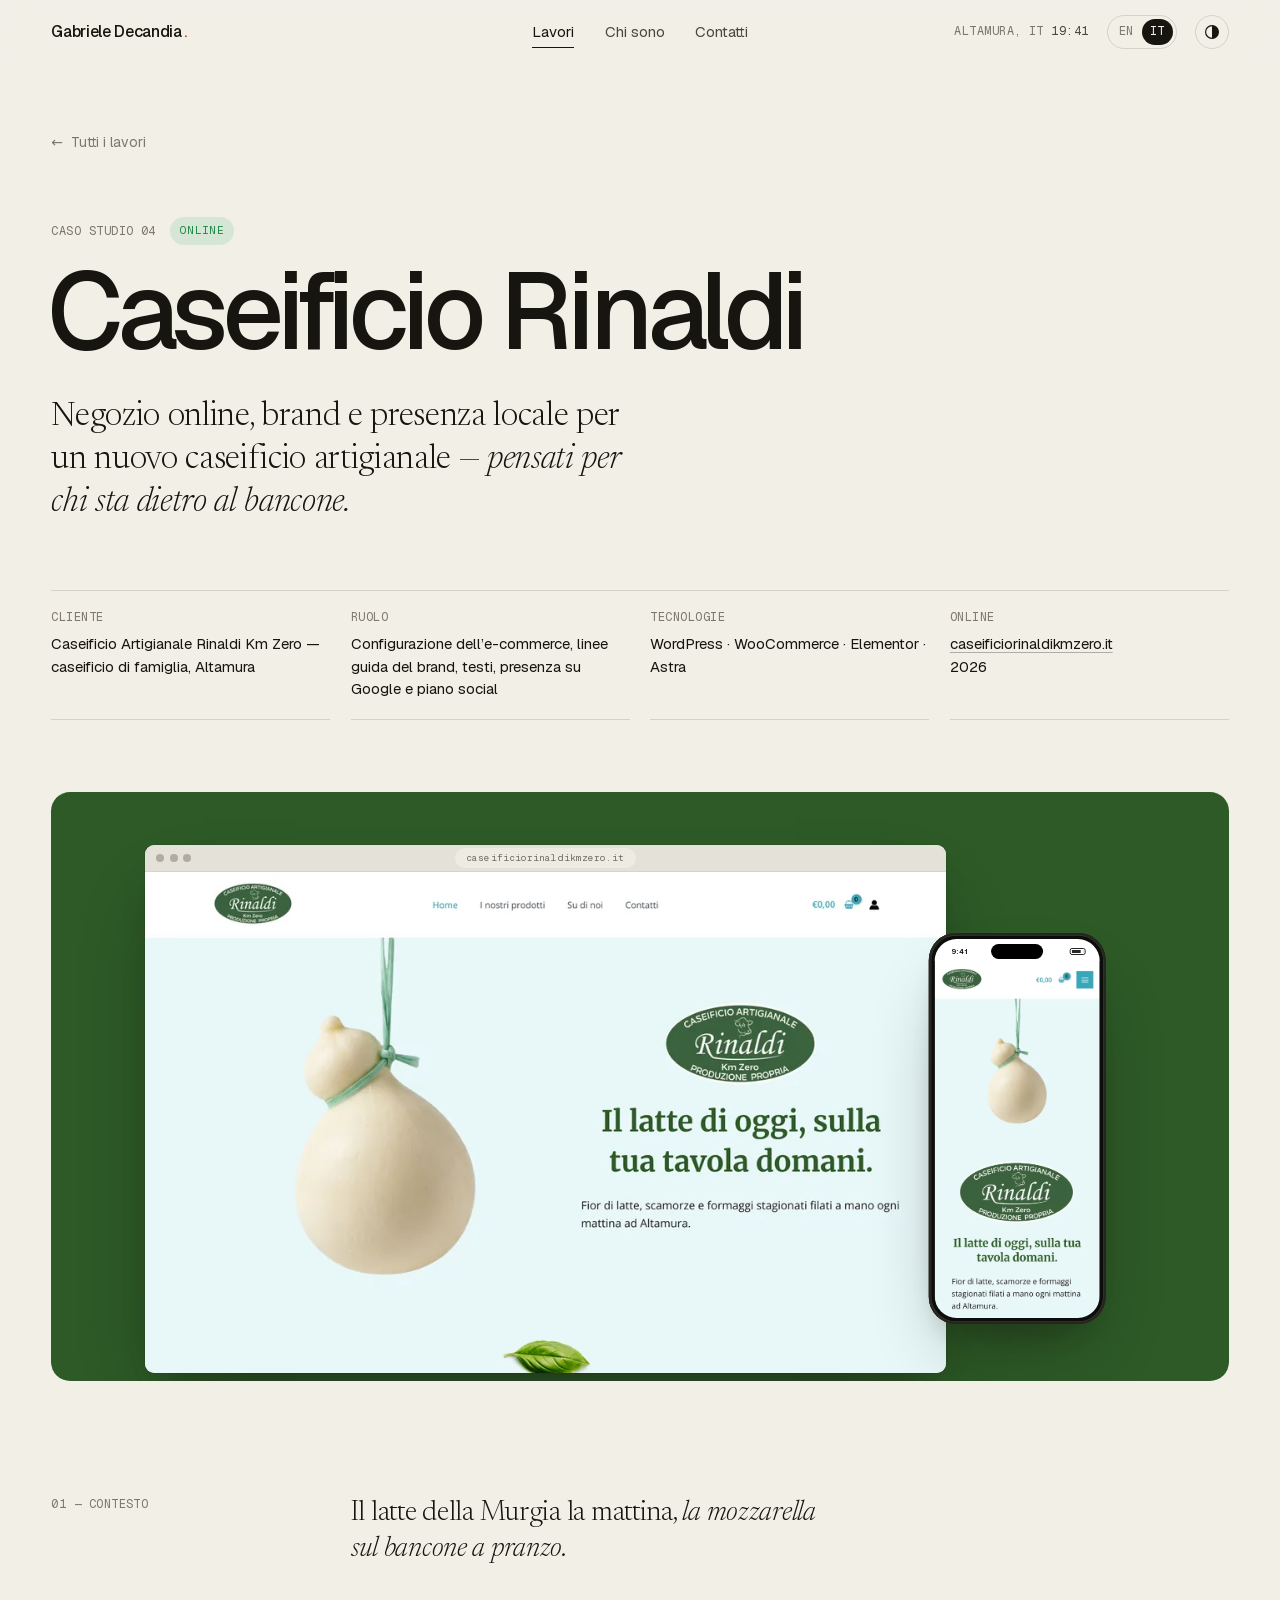
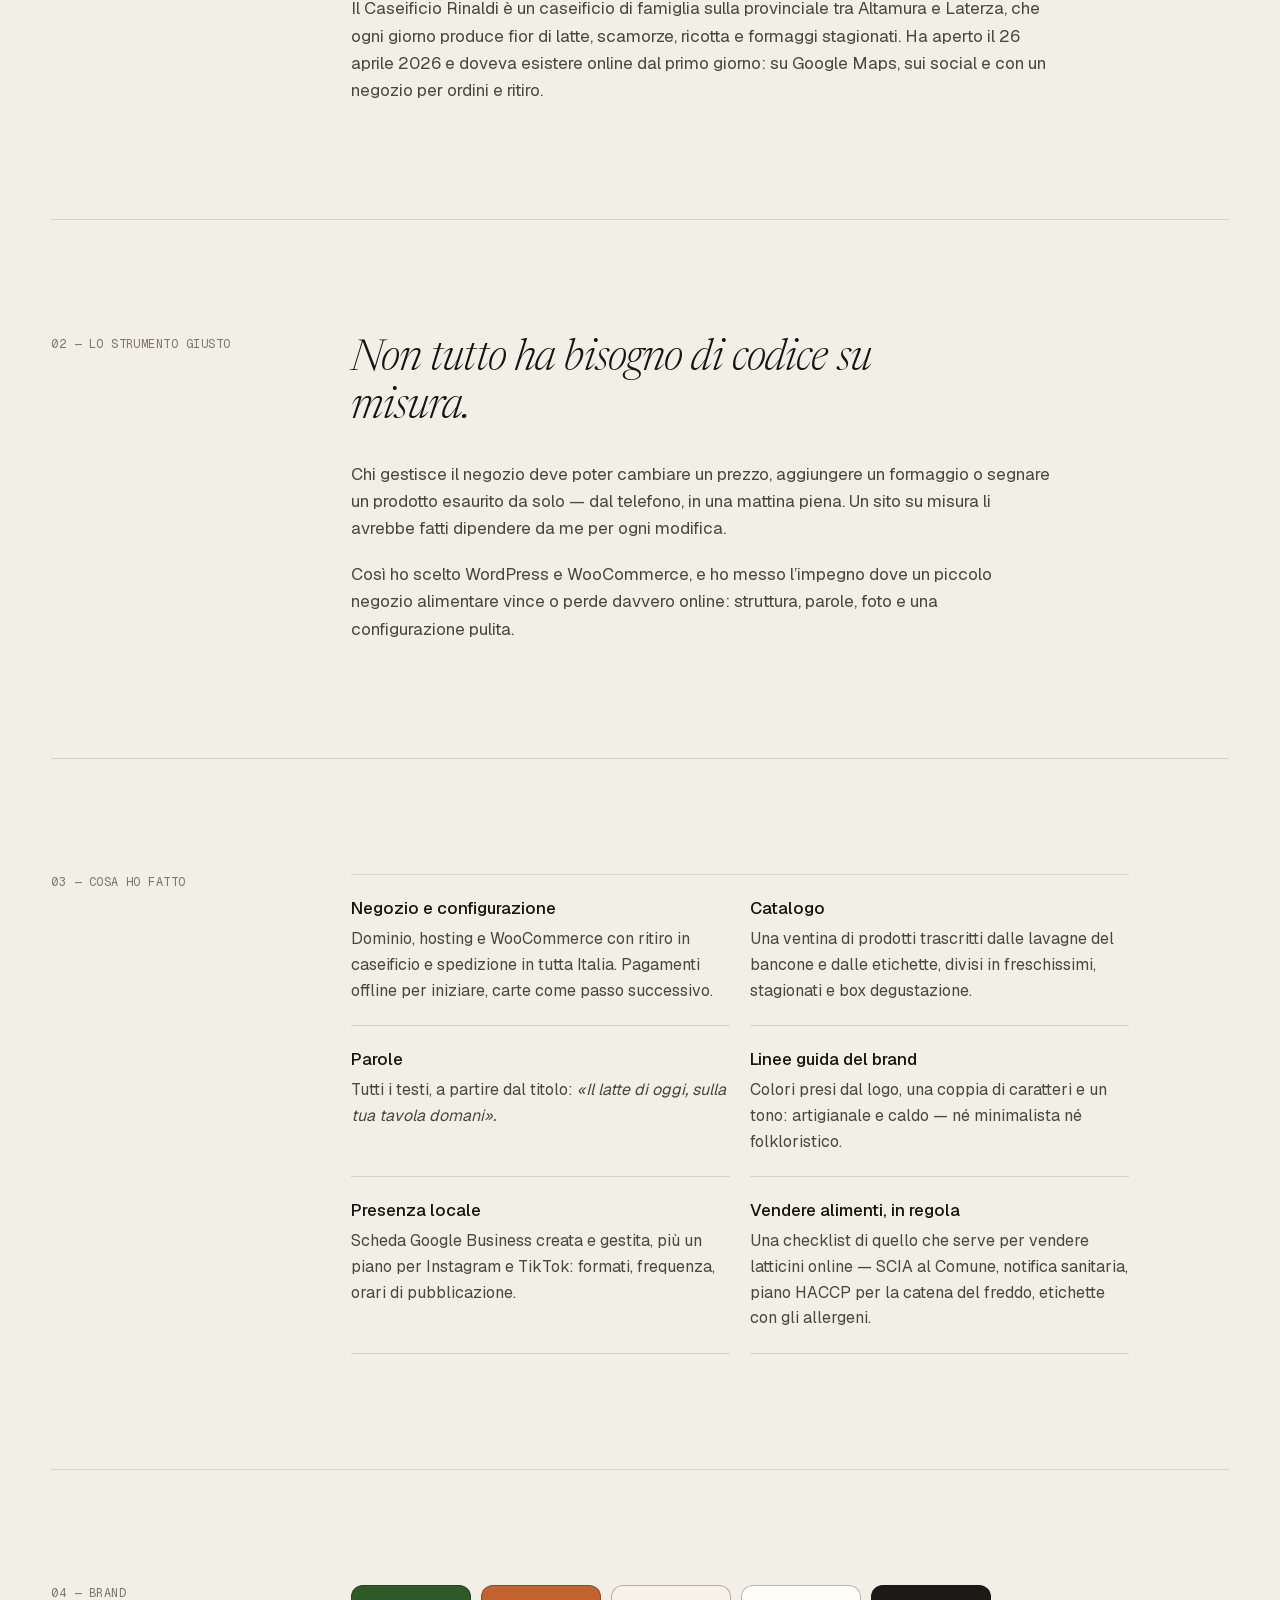
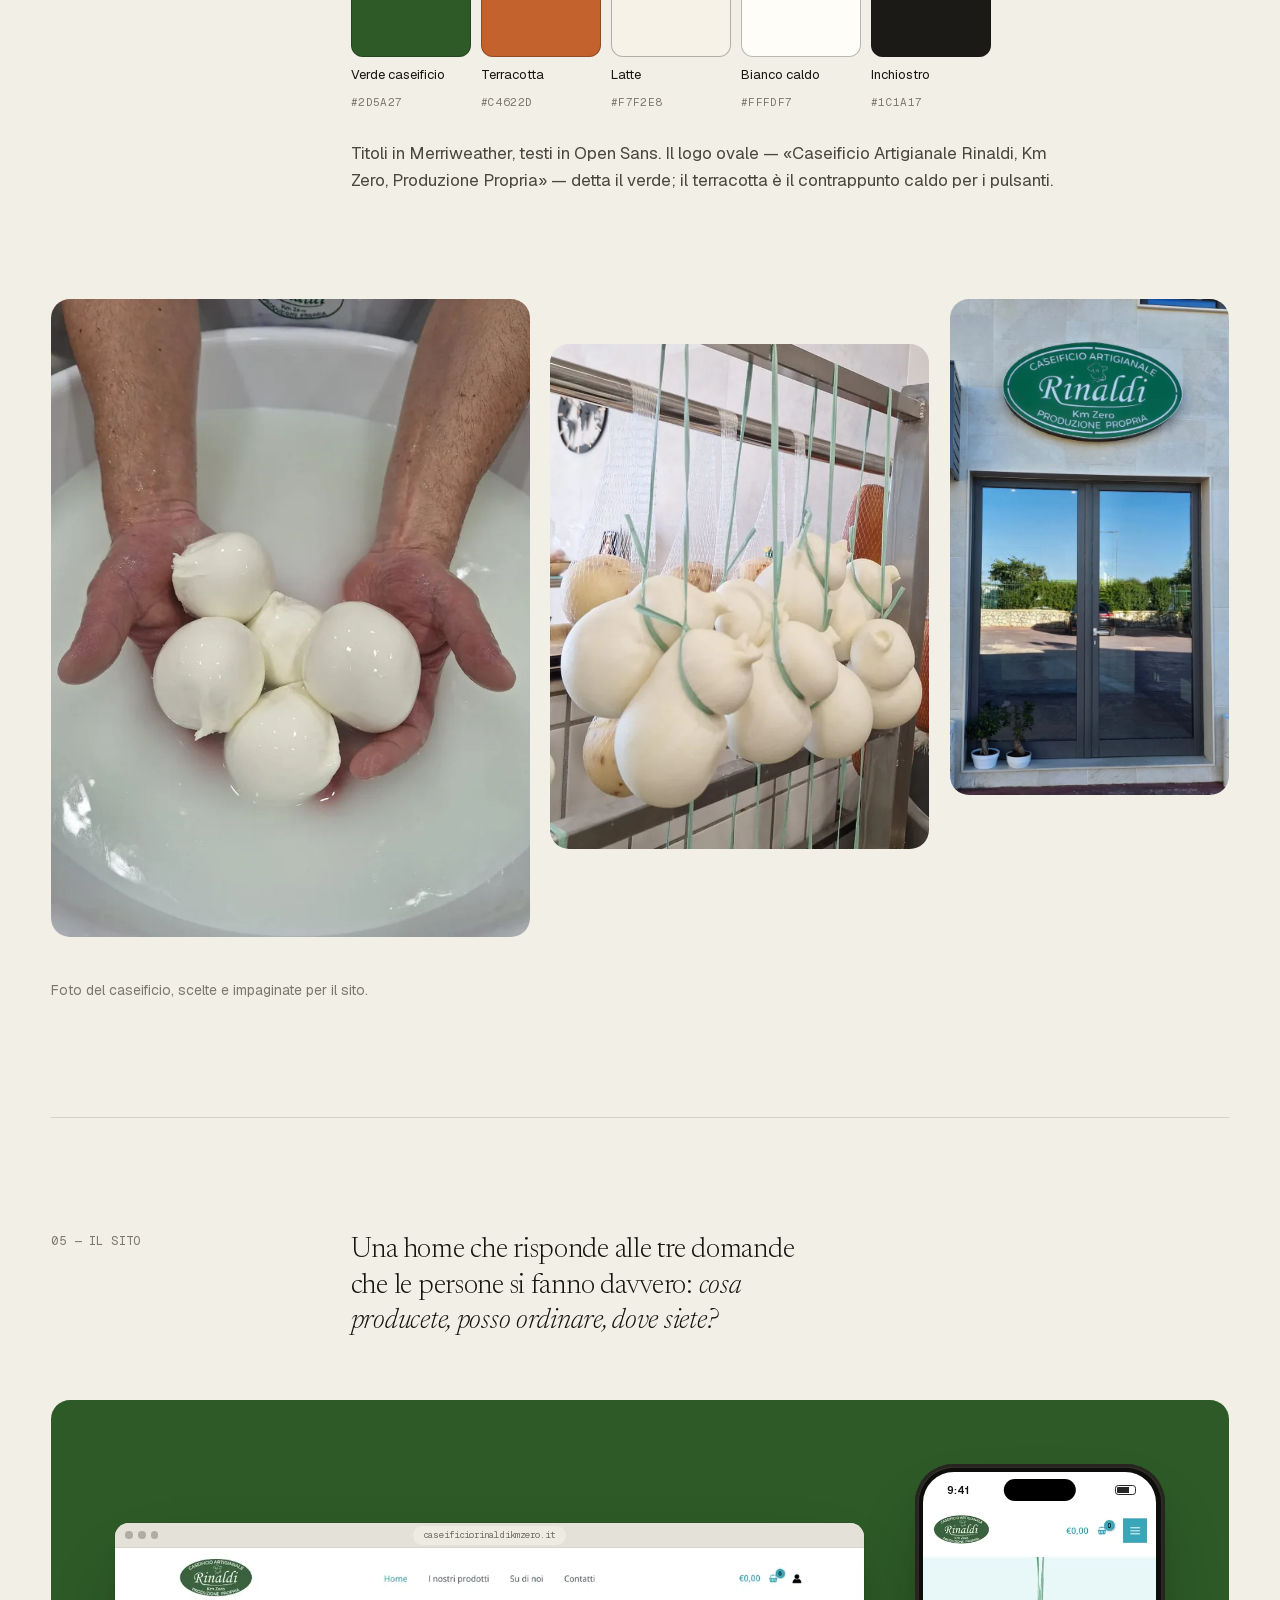
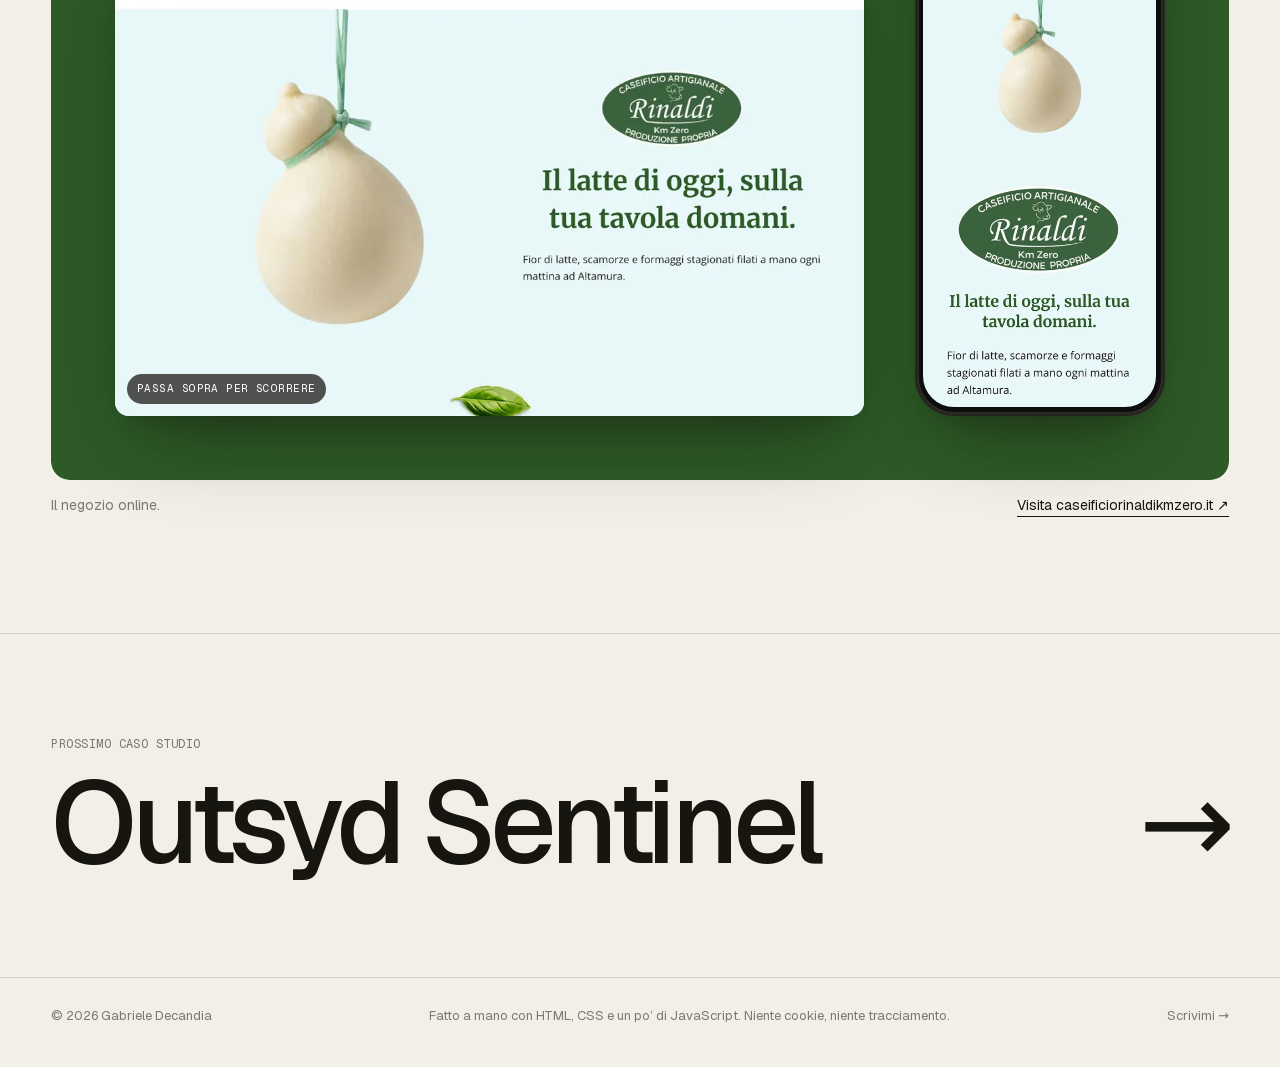
<file: it/work/rinaldi.html>
<!doctype html>
<html lang="it" class="no-js">
<head>
  <meta charset="utf-8">
  <meta name="viewport" content="width=device-width, initial-scale=1">
  <title>Caseificio Rinaldi Km Zero — Negozio online · Gabriele Decandia</title>
  <meta name="description" content="Caso studio: negozio online, linee guida del brand e presenza locale per un nuovo caseificio artigianale di Altamura, su WordPress e WooCommerce perché i titolari possano gestirlo da soli.">
  <link rel="canonical" href="https://gabrideca7.github.io/it/work/rinaldi.html">
  <link rel="alternate" hreflang="en" href="https://gabrideca7.github.io/work/rinaldi.html">
  <link rel="alternate" hreflang="it" href="https://gabrideca7.github.io/it/work/rinaldi.html">
  <meta property="og:type" content="article">
  <meta property="og:title" content="Caseificio Rinaldi Km Zero — Negozio online">
  <meta property="og:description" content="Negozio online, brand e presenza locale per un nuovo caseificio artigianale. Un caso studio di Gabriele Decandia.">
  <meta property="og:url" content="https://gabrideca7.github.io/it/work/rinaldi.html">
  <meta property="og:locale" content="it_IT">
  <meta property="og:image" content="https://gabrideca7.github.io/assets/img/og-it.jpg">
  <meta name="twitter:card" content="summary_large_image">
  <meta name="theme-color" content="#f2efe7">
  <link rel="icon" href="../../favicon-32.png" type="image/png" sizes="32x32">
  <link rel="icon" href="../../favicon.png" type="image/png" sizes="64x64">
  <link rel="apple-touch-icon" href="../../apple-touch-icon.png">
  <link rel="preload" href="../../assets/fonts/geist.woff2" as="font" type="font/woff2" crossorigin>
  <link rel="stylesheet" href="../../assets/css/style.css?v=2026102702">
  <script>
    (function () {
      var d = document.documentElement;
      d.className = d.className.replace('no-js', 'js');
      try { var t = localStorage.getItem('theme'); if (t === 'dark' || t === 'light') d.dataset.theme = t; } catch (e) {}
    })();
  </script>
  <script src="../../assets/js/main.js?v=2026102702" defer></script>
</head>
<body>
  <a class="skip-link" href="#main">Vai al contenuto</a>

  <header class="site-header">
    <div class="wrap header-inner">
      <a class="brand" href="../" aria-label="Gabriele Decandia — home">Gabriele Decandia<span class="brand-dot">.</span></a>
      <nav class="nav" aria-label="Principale">
        <a href="../#work" aria-current="page">Lavori</a>
        <a href="../#about">Chi sono</a>
        <a href="../#contact">Contatti</a>
      </nav>
      <div class="header-meta">
        <span class="clock mono" data-clock>Altamura, IT <time>--:--</time></span>
        <nav class="lang-switch mono" aria-label="Lingua"><a href="../../work/rinaldi.html" hreflang="en" lang="en" title="English version">EN</a><span aria-current="true">IT</span></nav>
        <button class="theme-toggle" type="button" data-theme-toggle aria-label="Cambia tema">
          <svg viewBox="0 0 16 16" aria-hidden="true"><circle cx="8" cy="8" r="6.4" fill="none" stroke="currentColor" stroke-width="1.2"/><path class="half" d="M8 1.6a6.4 6.4 0 0 1 0 12.8z" fill="currentColor"/></svg>
        </button>
      </div>
    </div>
  </header>

  <main id="main">
    <section class="wrap cs-hero">
      <a class="cs-back" href="../#work"><span class="arrow" aria-hidden="true">←</span> Tutti i lavori</a>
      <div class="cs-kicker"><span class="label">Caso studio 04</span><span class="tag tag--live">Online</span></div>
      <h1 class="cs-title cs-title--long">Caseificio Rinaldi</h1>
      <p class="lede cs-sub">Negozio online, brand e presenza locale per un nuovo caseificio artigianale — <em>pensati per chi sta dietro al bancone.</em></p>

      <dl class="grid cs-meta">
        <div><dt class="label">Cliente</dt><dd>Caseificio Artigianale Rinaldi Km Zero — caseificio di famiglia, Altamura</dd></div>
        <div><dt class="label">Ruolo</dt><dd>Configurazione dell’e-commerce, linee guida del brand, testi, presenza su Google e piano social</dd></div>
        <div><dt class="label">Tecnologie</dt><dd>WordPress · WooCommerce · Elementor · Astra</dd></div>
        <div><dt class="label">Online</dt><dd><a href="https://caseificiorinaldikmzero.it" target="_blank" rel="noopener">caseificiorinaldikmzero.it</a><br>2026</dd></div>
      </dl>
    </section>

    <section class="wrap cs-cover reveal" aria-label="Il sito su computer e smartphone">
      <div class="media media--site media--rinaldi">
        <div class="browser-wrap">
          <div class="browser">
            <div class="browser-bar"><span class="browser-dots"><i></i><i></i><i></i></span><span class="browser-url">caseificiorinaldikmzero.it</span><span></span></div>
            <div class="browser-view"><img src="../../assets/img/rinaldi/desk-960.webp" srcset="../../assets/img/rinaldi/desk-960.webp 960w, ../../assets/img/rinaldi/desk-1600.webp 1600w" sizes="(max-width: 700px) 100vw, 64vw" width="960" height="600" alt="La home: un caciocavallo appeso, il logo ovale del caseificio e il titolo «Il latte di oggi, sulla tua tavola domani»" decoding="async"></div>
          </div>
        </div>
        <div class="phone phone--web" style="--sb:#ffffff; --sbfg:#111111"><div class="phone-screen"><span class="phone-status" aria-hidden="true">9:41<i></i></span><img src="../../assets/img/rinaldi/mobile-420.webp" srcset="../../assets/img/rinaldi/mobile-420.webp 420w, ../../assets/img/rinaldi/mobile-760.webp 760w" sizes="(max-width: 700px) 46vw, 15vw" width="420" height="909" alt="La home su smartphone" decoding="async"></div></div>
      </div>
    </section>

    <div class="wrap">
      <!-- 01 -->
      <section class="cs-section grid cs-row" aria-labelledby="s1">
        <div class="cs-label"><h2 class="label" id="s1">01 — Contesto</h2></div>
        <div class="cs-body">
          <p class="lede reveal">Il latte della Murgia la mattina, <em>la mozzarella sul bancone a pranzo.</em></p>
          <div class="prose reveal">
            <p>Il Caseificio Rinaldi è un caseificio di famiglia sulla provinciale tra Altamura e Laterza, che ogni giorno produce fior di latte, scamorze, ricotta e formaggi stagionati. Ha aperto il 26 aprile 2026 e doveva esistere online dal primo giorno: su Google Maps, sui social e con un negozio per ordini e ritiro.</p>
          </div>
        </div>
      </section>

      <!-- 02 -->
      <section class="cs-section grid cs-row" aria-labelledby="s2">
        <div class="cs-label"><h2 class="label" id="s2">02 — Lo strumento giusto</h2></div>
        <div class="cs-body">
          <blockquote class="pull reveal">Non tutto ha bisogno di codice su misura.</blockquote>
          <div class="prose reveal">
            <p>Chi gestisce il negozio deve poter cambiare un prezzo, aggiungere un formaggio o segnare un prodotto esaurito da solo — dal telefono, in una mattina piena. Un sito su misura li avrebbe fatti dipendere da me per ogni modifica.</p>
            <p>Così ho scelto WordPress e WooCommerce, e ho messo l’impegno dove un piccolo negozio alimentare vince o perde davvero online: struttura, parole, foto e una configurazione pulita.</p>
          </div>
        </div>
      </section>

      <!-- 03 -->
      <section class="cs-section grid cs-row" aria-labelledby="s3">
        <div class="cs-label"><h2 class="label" id="s3">03 — Cosa ho fatto</h2></div>
        <div class="cs-body">
          <ul class="feature-list reveal">
            <li><strong>Negozio e configurazione</strong>Dominio, hosting e WooCommerce con ritiro in caseificio e spedizione in tutta Italia. Pagamenti offline per iniziare, carte come passo successivo.</li>
            <li><strong>Catalogo</strong>Una ventina di prodotti trascritti dalle lavagne del bancone e dalle etichette, divisi in freschissimi, stagionati e box degustazione.</li>
            <li><strong>Parole</strong>Tutti i testi, a partire dal titolo: <em>«Il latte di oggi, sulla tua tavola domani».</em></li>
            <li><strong>Linee guida del brand</strong>Colori presi dal logo, una coppia di caratteri e un tono: artigianale e caldo — né minimalista né folkloristico.</li>
            <li><strong>Presenza locale</strong>Scheda Google Business creata e gestita, più un piano per Instagram e TikTok: formati, frequenza, orari di pubblicazione.</li>
            <li><strong>Vendere alimenti, in regola</strong>Una checklist di quello che serve per vendere latticini online — SCIA al Comune, notifica sanitaria, piano HACCP per la catena del freddo, etichette con gli allergeni.</li>
          </ul>
        </div>
      </section>

      <!-- 04 -->
      <section class="cs-section grid cs-row" aria-labelledby="s4">
        <div class="cs-label"><h2 class="label" id="s4">04 — Brand</h2></div>
        <div class="cs-body">
          <div class="palette reveal" role="list" aria-label="Colori del brand">
            <div class="swatch" role="listitem"><i style="--c: #2D5A27"></i>Verde caseificio<span>#2D5A27</span></div>
            <div class="swatch" role="listitem"><i style="--c: #C4622D"></i>Terracotta<span>#C4622D</span></div>
            <div class="swatch" role="listitem"><i style="--c: #F7F2E8"></i>Latte<span>#F7F2E8</span></div>
            <div class="swatch" role="listitem"><i style="--c: #FFFDF7"></i>Bianco caldo<span>#FFFDF7</span></div>
            <div class="swatch" role="listitem"><i style="--c: #1C1A17"></i>Inchiostro<span>#1C1A17</span></div>
          </div>
          <p class="prose reveal">Titoli in Merriweather, testi in Open Sans. Il logo ovale — «Caseificio Artigianale Rinaldi, Km Zero, Produzione Propria» — detta il verde; il terracotta è il contrappunto caldo per i pulsanti.</p>
        </div>
        <div class="cs-full mt-l photo-grid reveal">
          <figure class="p-a"><img src="../../assets/img/rinaldi/mani-mozzarelle-720.webp" srcset="../../assets/img/rinaldi/mani-mozzarelle-720.webp 720w, ../../assets/img/rinaldi/mani-mozzarelle-1200.webp 1200w" sizes="(max-width: 700px) 92vw, 40vw" width="720" height="960" alt="Mani che filano la mozzarella nell’acqua calda" loading="lazy" decoding="async"></figure>
          <figure class="p-b"><img src="../../assets/img/rinaldi/scamorze-720.webp" srcset="../../assets/img/rinaldi/scamorze-720.webp 720w, ../../assets/img/rinaldi/scamorze-1200.webp 909w" sizes="(max-width: 700px) 55vw, 32vw" width="720" height="893" alt="Scamorze appese nel caseificio" loading="lazy" decoding="async"></figure>
          <figure class="p-c"><img src="../../assets/img/rinaldi/ingresso-rinaldi-720.webp" srcset="../../assets/img/rinaldi/ingresso-rinaldi-720.webp 720w, ../../assets/img/rinaldi/ingresso-rinaldi-1200.webp 900w" sizes="(max-width: 700px) 40vw, 24vw" width="720" height="1279" alt="L’ingresso del Caseificio Rinaldi" loading="lazy" decoding="async"></figure>
        </div>
        <p class="cs-full fig-caption"><span>Foto del caseificio, scelte e impaginate per il sito.</span></p>
      </section>

      <!-- 05 -->
      <section class="cs-section grid cs-row" aria-labelledby="s5">
        <div class="cs-label"><h2 class="label" id="s5">05 — Il sito</h2></div>
        <div class="cs-body">
          <p class="lede reveal">Una home che risponde alle tre domande che le persone si fanno davvero: <em>cosa producete, posso ordinare, dove siete?</em></p>
        </div>
        <figure class="cs-full mt-m reveal">
          <div class="figure-panel" style="--bg: #2d5a27">
            <div class="site-showcase">
              <div class="browser" tabindex="0" aria-label="Home completa — passa sopra o seleziona per scorrere">
                <div class="browser-bar"><span class="browser-dots"><i></i><i></i><i></i></span><span class="browser-url">caseificiorinaldikmzero.it</span><span></span></div>
                <div class="browser-view browser-view--scroll">
                  <img src="../../assets/img/rinaldi/full-1100.webp" width="1100" height="2803" alt="La home completa: apertura, tre famiglie di prodotti, avviso di spedizione in tutta Italia, i più venduti e il piè di pagina con indirizzo e orari" loading="lazy" decoding="async">
                  <span class="scroll-hint">Passa sopra per scorrere</span>
                </div>
              </div>
              <div class="phone phone--flow phone--web" style="--sb:#ffffff; --sbfg:#111111"><div class="phone-screen"><span class="phone-status" aria-hidden="true">9:41<i></i></span><img src="../../assets/img/rinaldi/mobile-420.webp" srcset="../../assets/img/rinaldi/mobile-420.webp 420w, ../../assets/img/rinaldi/mobile-760.webp 760w" sizes="(max-width: 800px) 260px, 22vw" width="420" height="909" alt="La home su smartphone" loading="lazy" decoding="async"></div></div>
            </div>
          </div>
          <figcaption class="fig-caption"><span>Il negozio online.</span><a class="text-link" href="https://caseificiorinaldikmzero.it" target="_blank" rel="noopener">Visita caseificiorinaldikmzero.it ↗</a></figcaption>
        </figure>
      </section>
    </div>

    <a class="next wrap" href="sentinel.html">
      <span class="label">Prossimo caso studio</span>
      <span class="next-title">Outsyd Sentinel <span class="arrow" aria-hidden="true">→</span></span>
    </a>
  </main>

  <footer class="site-footer">
    <div class="wrap footer-inner">
      <span>© <span data-year>2026</span> Gabriele Decandia</span>
      <span>Fatto a mano con HTML, CSS e un po’ di JavaScript. Niente cookie, niente tracciamento.</span>
      <a href="../#contact">Scrivimi →</a>
    </div>
  </footer>
</body>
</html>
</file>
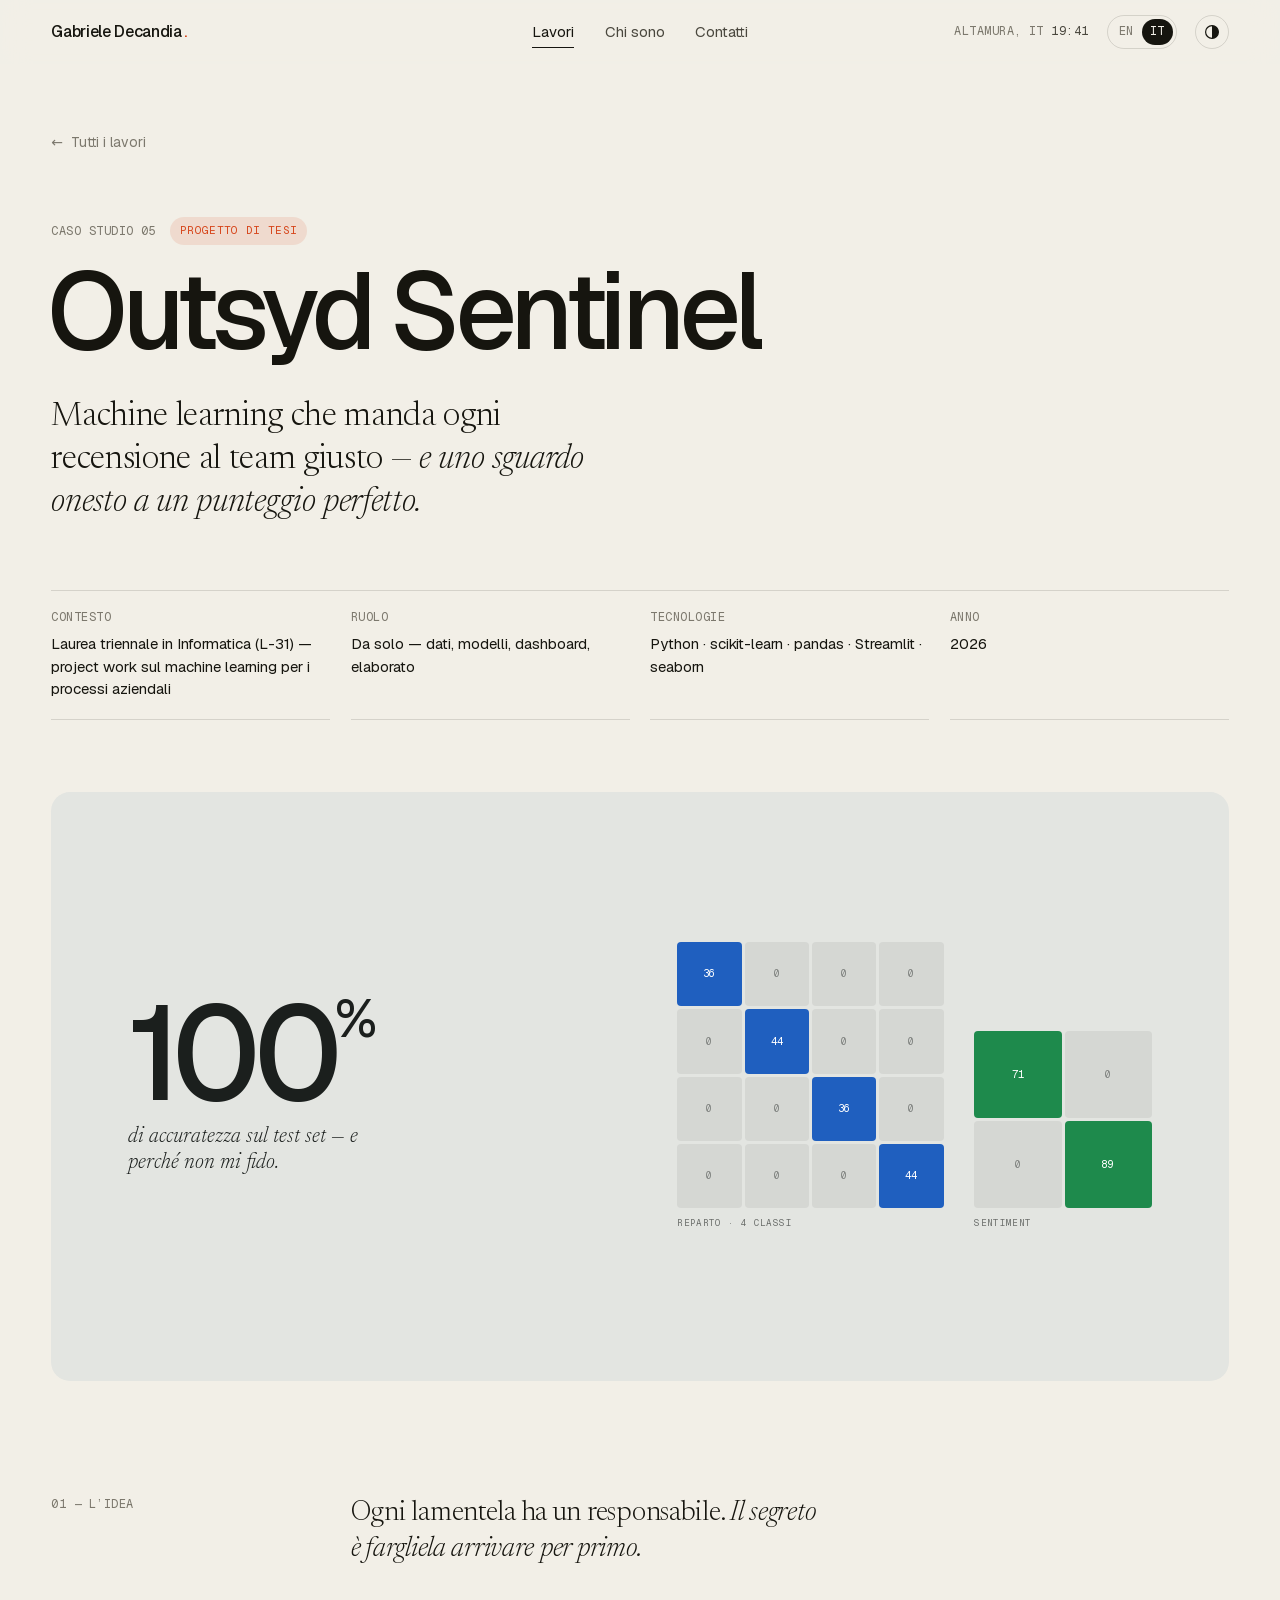
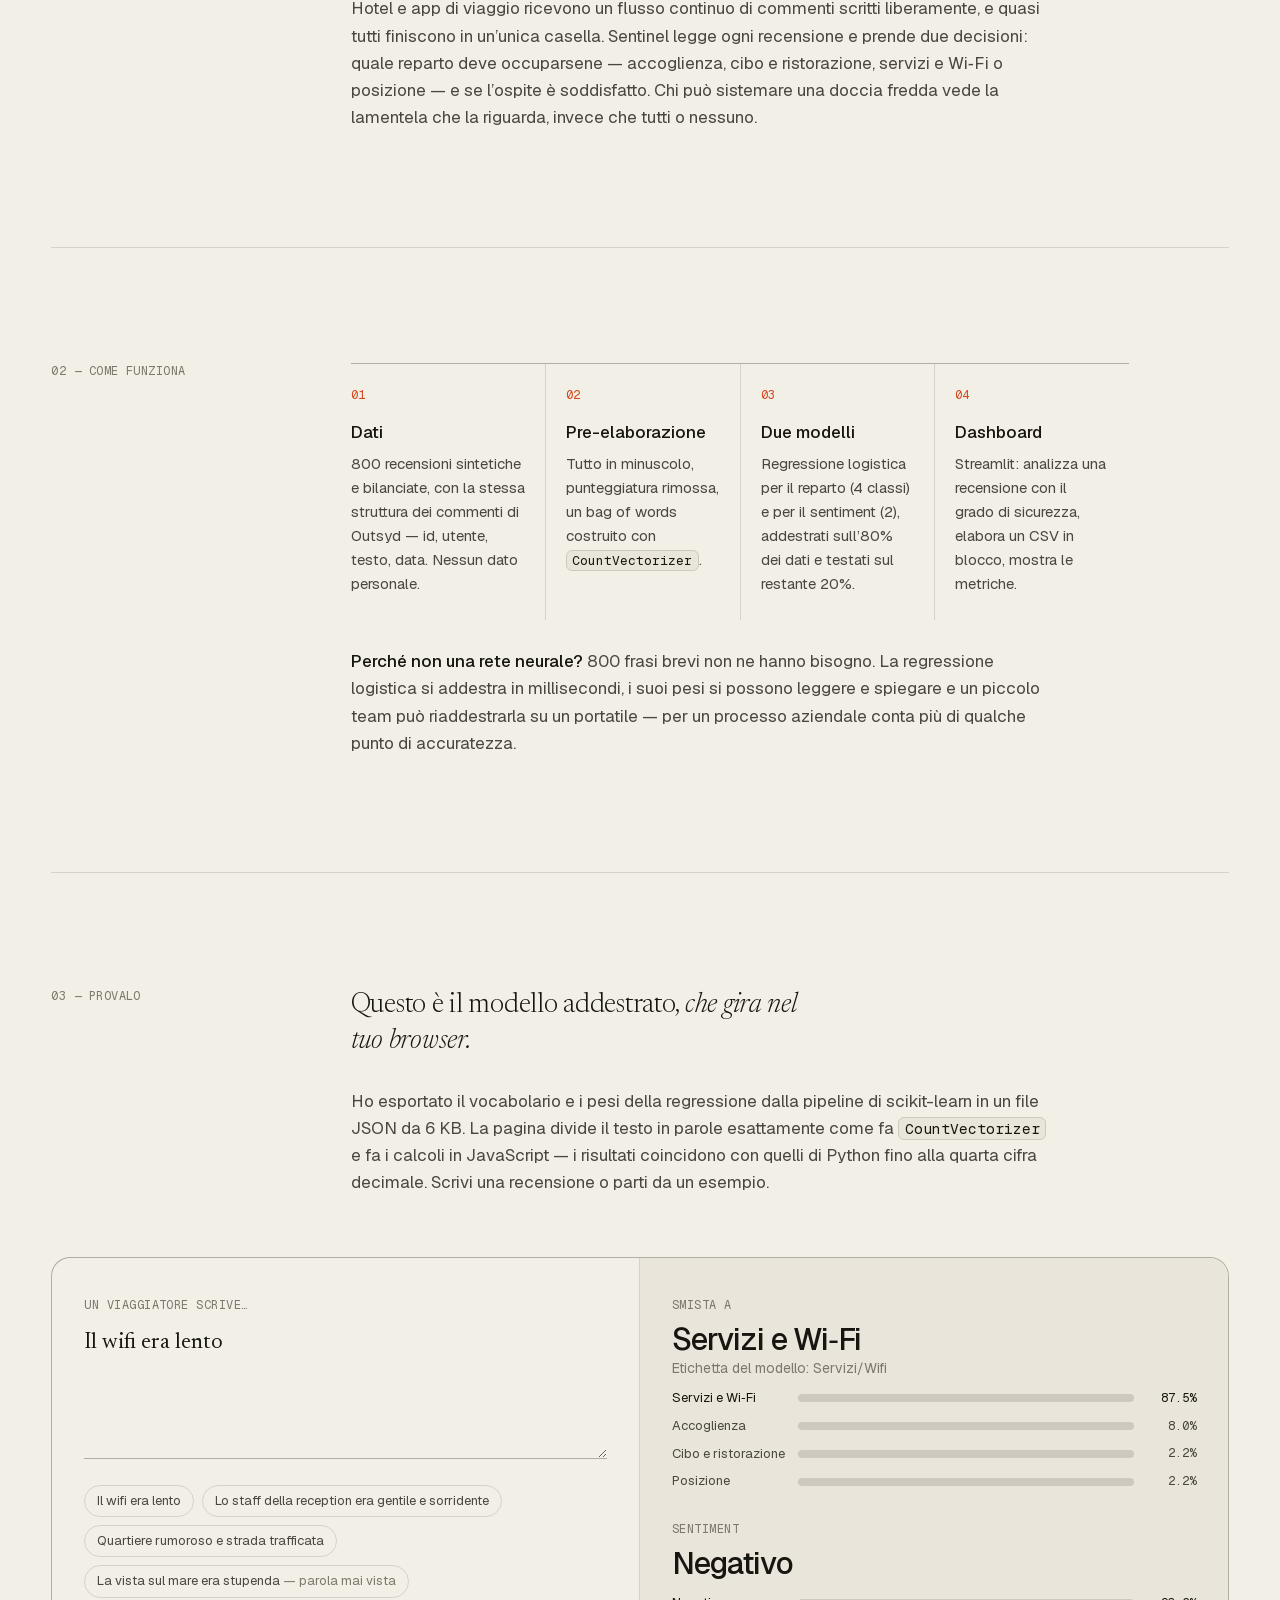
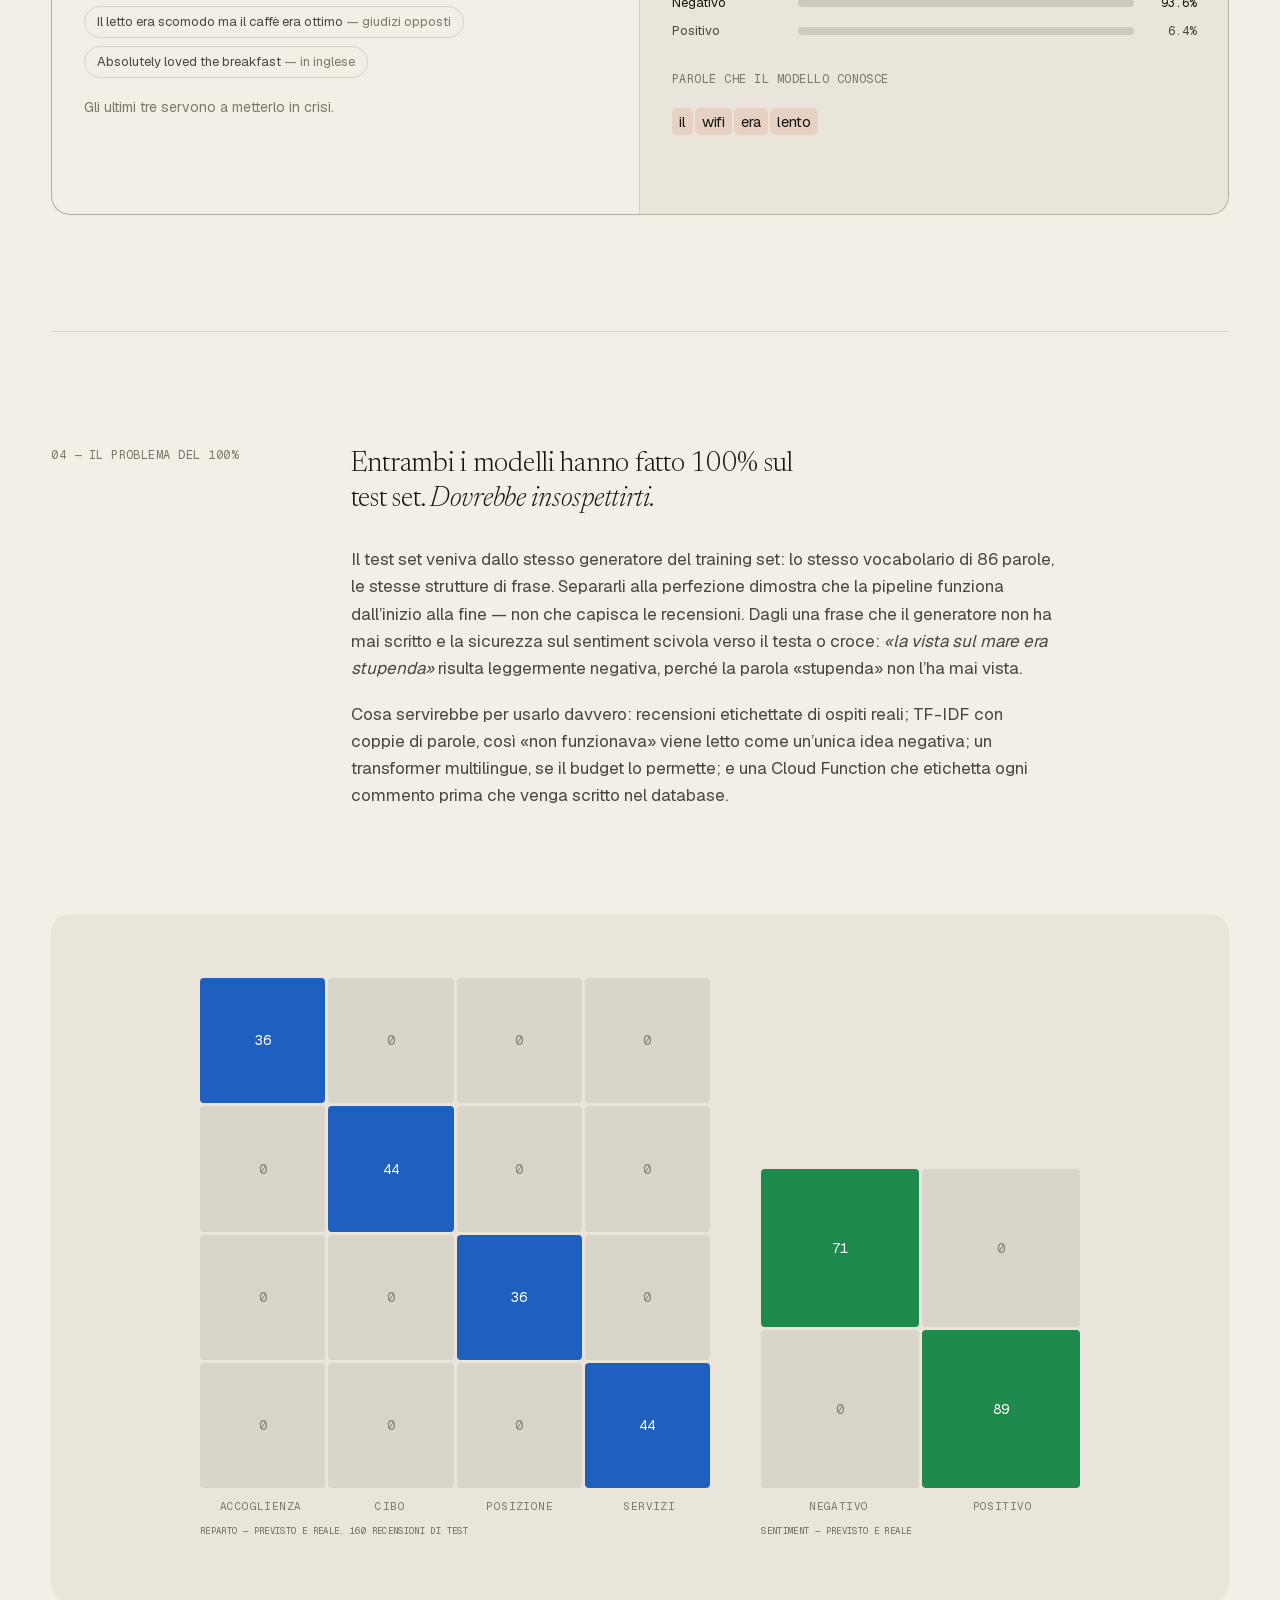
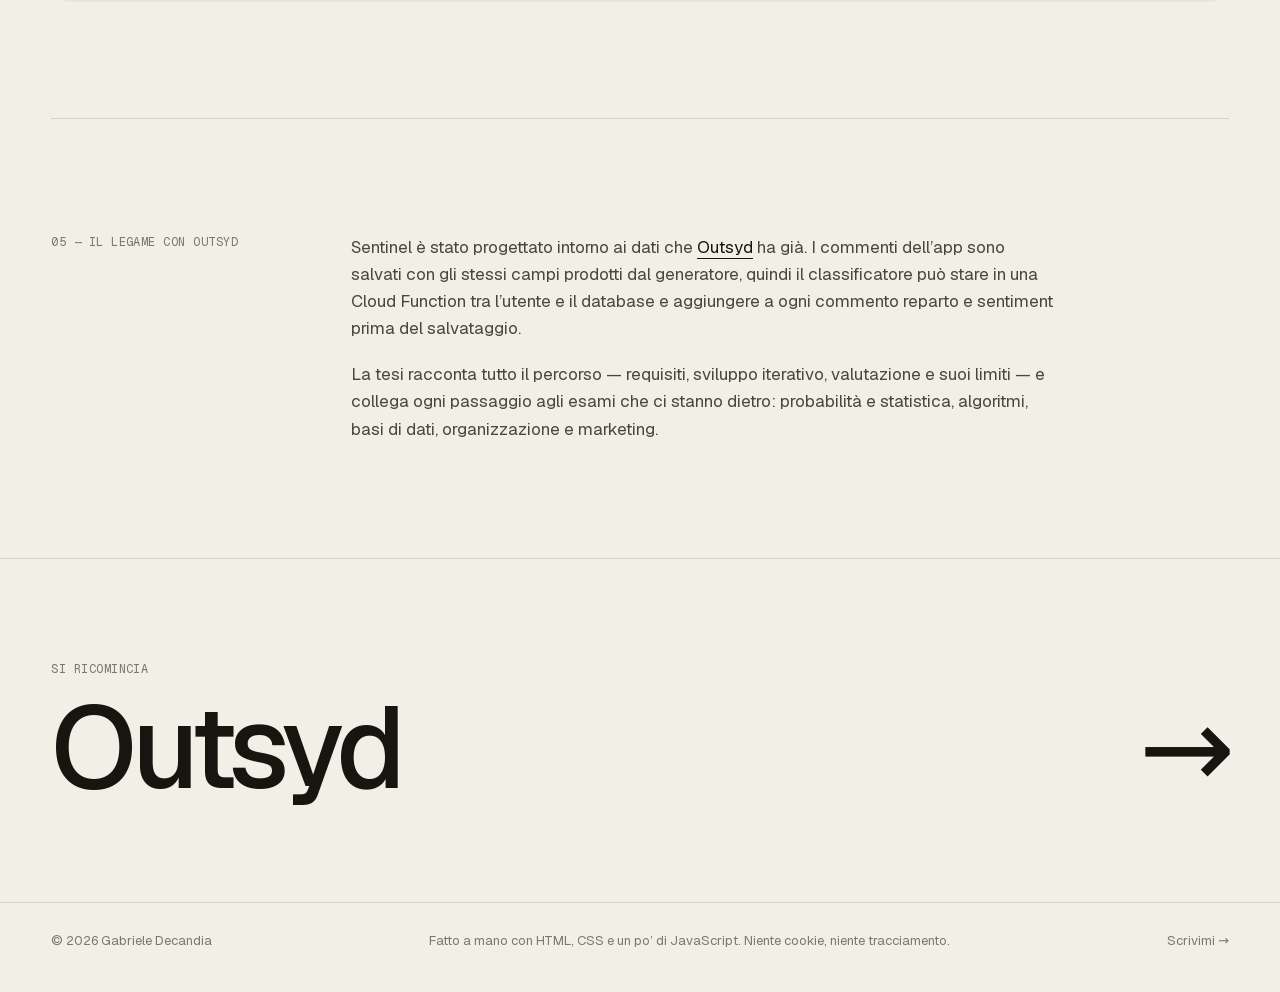
<file: it/work/sentinel.html>
<!doctype html>
<html lang="it" class="no-js">
<head>
  <meta charset="utf-8">
  <meta name="viewport" content="width=device-width, initial-scale=1">
  <title>Outsyd Sentinel — Tesi di machine learning · Gabriele Decandia</title>
  <meta name="description" content="Caso studio: Outsyd Sentinel, un prototipo di machine learning che smista le recensioni dei viaggiatori al reparto giusto e ne classifica il sentiment. Prova il modello addestrato dal vivo nel browser.">
  <link rel="canonical" href="https://gabrideca7.github.io/it/work/sentinel.html">
  <link rel="alternate" hreflang="en" href="https://gabrideca7.github.io/work/sentinel.html">
  <link rel="alternate" hreflang="it" href="https://gabrideca7.github.io/it/work/sentinel.html">
  <meta property="og:type" content="article">
  <meta property="og:title" content="Outsyd Sentinel — Tesi di machine learning">
  <meta property="og:description" content="Smistare le recensioni dei viaggiatori con il machine learning — e uno sguardo onesto a un punteggio perfetto.">
  <meta property="og:url" content="https://gabrideca7.github.io/it/work/sentinel.html">
  <meta property="og:locale" content="it_IT">
  <meta property="og:image" content="https://gabrideca7.github.io/assets/img/og-it.jpg">
  <meta name="twitter:card" content="summary_large_image">
  <meta name="theme-color" content="#f2efe7">
  <link rel="icon" href="../../favicon-32.png" type="image/png" sizes="32x32">
  <link rel="icon" href="../../favicon.png" type="image/png" sizes="64x64">
  <link rel="apple-touch-icon" href="../../apple-touch-icon.png">
  <link rel="preload" href="../../assets/fonts/geist.woff2" as="font" type="font/woff2" crossorigin>
  <link rel="preload" href="../../assets/data/sentinel-model.json" as="fetch" type="application/json" crossorigin>
  <link rel="stylesheet" href="../../assets/css/style.css?v=2026102702">
  <script>
    (function () {
      var d = document.documentElement;
      d.className = d.className.replace('no-js', 'js');
      try { var t = localStorage.getItem('theme'); if (t === 'dark' || t === 'light') d.dataset.theme = t; } catch (e) {}
    })();
  </script>
  <script src="../../assets/js/main.js?v=2026102702" defer></script>
</head>
<body>
  <a class="skip-link" href="#main">Vai al contenuto</a>

  <header class="site-header">
    <div class="wrap header-inner">
      <a class="brand" href="../" aria-label="Gabriele Decandia — home">Gabriele Decandia<span class="brand-dot">.</span></a>
      <nav class="nav" aria-label="Principale">
        <a href="../#work" aria-current="page">Lavori</a>
        <a href="../#about">Chi sono</a>
        <a href="../#contact">Contatti</a>
      </nav>
      <div class="header-meta">
        <span class="clock mono" data-clock>Altamura, IT <time>--:--</time></span>
        <nav class="lang-switch mono" aria-label="Lingua"><a href="../../work/sentinel.html" hreflang="en" lang="en" title="English version">EN</a><span aria-current="true">IT</span></nav>
        <button class="theme-toggle" type="button" data-theme-toggle aria-label="Cambia tema">
          <svg viewBox="0 0 16 16" aria-hidden="true"><circle cx="8" cy="8" r="6.4" fill="none" stroke="currentColor" stroke-width="1.2"/><path class="half" d="M8 1.6a6.4 6.4 0 0 1 0 12.8z" fill="currentColor"/></svg>
        </button>
      </div>
    </div>
  </header>

  <main id="main">
    <section class="wrap cs-hero">
      <a class="cs-back" href="../#work"><span class="arrow" aria-hidden="true">←</span> Tutti i lavori</a>
      <div class="cs-kicker"><span class="label">Caso studio 05</span><span class="tag tag--status">Progetto di tesi</span></div>
      <h1 class="cs-title cs-title--long">Outsyd Sentinel</h1>
      <p class="lede cs-sub">Machine learning che manda ogni recensione al team giusto — <em>e uno sguardo onesto a un punteggio perfetto.</em></p>

      <dl class="grid cs-meta">
        <div><dt class="label">Contesto</dt><dd>Laurea triennale in Informatica (L-31) — project work sul machine learning per i processi aziendali</dd></div>
        <div><dt class="label">Ruolo</dt><dd>Da solo — dati, modelli, dashboard, elaborato</dd></div>
        <div><dt class="label">Tecnologie</dt><dd>Python · scikit-learn · pandas · Streamlit · seaborn</dd></div>
        <div><dt class="label">Anno</dt><dd>2026</dd></div>
      </dl>
    </section>

    <section class="wrap cs-cover reveal" aria-label="Risultati in sintesi">
      <div class="media media--wide media--sentinel">
        <div>
          <p class="sentinel-score">100<small>%</small></p>
          <p class="sentinel-note">di accuratezza sul test set — e perché non mi fido.</p>
        </div>
        <div class="sentinel-mats" aria-hidden="true">
          <div class="cm">
            <div class="cm-grid" style="--n: 4">
              <span class="cm-cell hot" style="--v: 1">36</span><span class="cm-cell" style="--v: 0">0</span><span class="cm-cell" style="--v: 0">0</span><span class="cm-cell" style="--v: 0">0</span>
              <span class="cm-cell" style="--v: 0">0</span><span class="cm-cell hot" style="--v: 1">44</span><span class="cm-cell" style="--v: 0">0</span><span class="cm-cell" style="--v: 0">0</span>
              <span class="cm-cell" style="--v: 0">0</span><span class="cm-cell" style="--v: 0">0</span><span class="cm-cell hot" style="--v: 1">36</span><span class="cm-cell" style="--v: 0">0</span>
              <span class="cm-cell" style="--v: 0">0</span><span class="cm-cell" style="--v: 0">0</span><span class="cm-cell" style="--v: 0">0</span><span class="cm-cell hot" style="--v: 1">44</span>
            </div>
            <p class="cm-cap">Reparto · 4 classi</p>
          </div>
          <div class="cm cm--sent">
            <div class="cm-grid" style="--n: 2">
              <span class="cm-cell hot" style="--v: 1">71</span><span class="cm-cell" style="--v: 0">0</span>
              <span class="cm-cell" style="--v: 0">0</span><span class="cm-cell hot" style="--v: 1">89</span>
            </div>
            <p class="cm-cap">Sentiment</p>
          </div>
        </div>
      </div>
    </section>

    <div class="wrap">
      <!-- 01 -->
      <section class="cs-section grid cs-row" aria-labelledby="s1">
        <div class="cs-label"><h2 class="label" id="s1">01 — L’idea</h2></div>
        <div class="cs-body">
          <p class="lede reveal">Ogni lamentela ha un responsabile. <em>Il segreto è fargliela arrivare per primo.</em></p>
          <div class="prose reveal">
            <p>Hotel e app di viaggio ricevono un flusso continuo di commenti scritti liberamente, e quasi tutti finiscono in un’unica casella. Sentinel legge ogni recensione e prende due decisioni: quale reparto deve occuparsene — accoglienza, cibo e ristorazione, servizi e Wi‑Fi o posizione — e se l’ospite è soddisfatto. Chi può sistemare una doccia fredda vede la lamentela che la riguarda, invece che tutti o nessuno.</p>
          </div>
        </div>
      </section>

      <!-- 02 -->
      <section class="cs-section grid cs-row" aria-labelledby="s2">
        <div class="cs-label"><h2 class="label" id="s2">02 — Come funziona</h2></div>
        <div class="cs-body">
          <ol class="pipeline reveal">
            <li><strong>Dati</strong>800 recensioni sintetiche e bilanciate, con la stessa struttura dei commenti di Outsyd — id, utente, testo, data. Nessun dato personale.</li>
            <li><strong>Pre-elaborazione</strong>Tutto in minuscolo, punteggiatura rimossa, un bag of words costruito con <code>CountVectorizer</code>.</li>
            <li><strong>Due modelli</strong>Regressione logistica per il reparto (4 classi) e per il sentiment (2), addestrati sull’80% dei dati e testati sul restante 20%.</li>
            <li><strong>Dashboard</strong>Streamlit: analizza una recensione con il grado di sicurezza, elabora un CSV in blocco, mostra le metriche.</li>
          </ol>
          <div class="prose reveal">
            <p><strong>Perché non una rete neurale?</strong> 800 frasi brevi non ne hanno bisogno. La regressione logistica si addestra in millisecondi, i suoi pesi si possono leggere e spiegare e un piccolo team può riaddestrarla su un portatile — per un processo aziendale conta più di qualche punto di accuratezza.</p>
          </div>
        </div>
      </section>

      <!-- 03 -->
      <section class="cs-section grid cs-row" id="try" aria-labelledby="s3">
        <div class="cs-label"><h2 class="label" id="s3">03 — Provalo</h2></div>
        <div class="cs-body">
          <p class="lede reveal">Questo è il modello addestrato, <em>che gira nel tuo browser.</em></p>
          <div class="prose reveal">
            <p>Ho esportato il vocabolario e i pesi della regressione dalla pipeline di scikit-learn in un file JSON da 6&nbsp;KB. La pagina divide il testo in parole esattamente come fa <code>CountVectorizer</code> e fa i calcoli in JavaScript — i risultati coincidono con quelli di Python fino alla quarta cifra decimale. Scrivi una recensione o parti da un esempio.</p>
          </div>
        </div>
        <div class="cs-full mt-m reveal">
          <div class="demo" data-sentinel data-model="../../assets/data/sentinel-model.json">
            <div class="demo-in">
              <label class="label" for="review">Un viaggiatore scrive…</label>
              <textarea id="review" spellcheck="false" autocomplete="off">Il wifi era lento</textarea>
              <div class="demo-chips" aria-label="Esempi">
                <button class="chip-btn" type="button" data-example="Il wifi era lento">Il wifi era lento</button>
                <button class="chip-btn" type="button" data-example="Lo staff della reception era gentile e sorridente">Lo staff della reception era gentile e sorridente</button>
                <button class="chip-btn" type="button" data-example="Quartiere rumoroso e strada trafficata">Quartiere rumoroso e strada trafficata</button>
                <button class="chip-btn" type="button" data-example="La vista sul mare era stupenda">La vista sul mare era stupenda <em>— parola mai vista</em></button>
                <button class="chip-btn" type="button" data-example="Il letto era scomodo ma il caffè era ottimo">Il letto era scomodo ma il caffè era ottimo <em>— giudizi opposti</em></button>
                <button class="chip-btn" type="button" data-example="Absolutely loved the breakfast">Absolutely loved the breakfast <em>— in inglese</em></button>
              </div>
              <p class="demo-hint">Gli ultimi tre servono a metterlo in crisi.</p>
            </div>
            <div class="demo-out" aria-live="polite">
              <div>
                <span class="label">Smista a</span>
                <p class="result-value" data-out="cat">—</p>
                <div class="bars" data-bars="cat"></div>
              </div>
              <div>
                <span class="label">Sentiment</span>
                <p class="result-value" data-out="sent">—</p>
                <div class="bars" data-bars="sent"></div>
              </div>
              <div>
                <span class="label">Parole che il modello conosce</span>
                <p class="tokens mt-s" data-out="tokens"></p>
              </div>
              <p class="confidence-warn" data-out="warn"></p>
            </div>
          </div>
        </div>
      </section>

      <!-- 04 -->
      <section class="cs-section grid cs-row" aria-labelledby="s4">
        <div class="cs-label"><h2 class="label" id="s4">04 — Il problema del 100%</h2></div>
        <div class="cs-body">
          <p class="lede reveal">Entrambi i modelli hanno fatto 100% sul test set. <em>Dovrebbe insospettirti.</em></p>
          <div class="prose reveal">
            <p>Il test set veniva dallo stesso generatore del training set: lo stesso vocabolario di 86 parole, le stesse strutture di frase. Separarli alla perfezione dimostra che la pipeline funziona dall’inizio alla fine — non che capisca le recensioni. Dagli una frase che il generatore non ha mai scritto e la sicurezza sul sentiment scivola verso il testa o croce: <em>«la vista sul mare era stupenda»</em> risulta leggermente negativa, perché la parola «stupenda» non l’ha mai vista.</p>
            <p>Cosa servirebbe per usarlo davvero: recensioni etichettate di ospiti reali; TF-IDF con coppie di parole, così «non funzionava» viene letto come un’unica idea negativa; un transformer multilingue, se il budget lo permette; e una Cloud Function che etichetta ogni commento prima che venga scritto nel database.</p>
          </div>
        </div>
        <div class="cs-full mt-l reveal">
          <div class="figure-panel">
            <div class="cm-pair">
              <div class="cm" style="--fg: var(--ink)">
                <div class="cm-grid" style="--n: 4">
                  <span class="cm-cell hot" style="--v: 1">36</span><span class="cm-cell" style="--v: 0">0</span><span class="cm-cell" style="--v: 0">0</span><span class="cm-cell" style="--v: 0">0</span>
                  <span class="cm-cell" style="--v: 0">0</span><span class="cm-cell hot" style="--v: 1">44</span><span class="cm-cell" style="--v: 0">0</span><span class="cm-cell" style="--v: 0">0</span>
                  <span class="cm-cell" style="--v: 0">0</span><span class="cm-cell" style="--v: 0">0</span><span class="cm-cell hot" style="--v: 1">36</span><span class="cm-cell" style="--v: 0">0</span>
                  <span class="cm-cell" style="--v: 0">0</span><span class="cm-cell" style="--v: 0">0</span><span class="cm-cell" style="--v: 0">0</span><span class="cm-cell hot" style="--v: 1">44</span>
                </div>
                <div class="cm-axis"><span>Accoglienza</span><span>Cibo</span><span>Posizione</span><span>Servizi</span></div>
                <p class="cm-cap">Reparto — previsto e reale, 160 recensioni di test</p>
              </div>
              <div class="cm cm--sent" style="--fg: var(--ink)">
                <div class="cm-grid" style="--n: 2">
                  <span class="cm-cell hot" style="--v: 1">71</span><span class="cm-cell" style="--v: 0">0</span>
                  <span class="cm-cell" style="--v: 0">0</span><span class="cm-cell hot" style="--v: 1">89</span>
                </div>
                <div class="cm-axis"><span>Negativo</span><span>Positivo</span></div>
                <p class="cm-cap">Sentiment — previsto e reale</p>
              </div>
            </div>
          </div>
        </div>
      </section>

      <!-- 05 -->
      <section class="cs-section grid cs-row" aria-labelledby="s5">
        <div class="cs-label"><h2 class="label" id="s5">05 — Il legame con Outsyd</h2></div>
        <div class="cs-body">
          <div class="prose reveal">
            <p>Sentinel è stato progettato intorno ai dati che <a href="outsyd.html">Outsyd</a> ha già. I commenti dell’app sono salvati con gli stessi campi prodotti dal generatore, quindi il classificatore può stare in una Cloud Function tra l’utente e il database e aggiungere a ogni commento reparto e sentiment prima del salvataggio.</p>
            <p>La tesi racconta tutto il percorso — requisiti, sviluppo iterativo, valutazione e suoi limiti — e collega ogni passaggio agli esami che ci stanno dietro: probabilità e statistica, algoritmi, basi di dati, organizzazione e marketing.</p>
          </div>
        </div>
      </section>
    </div>

    <a class="next wrap" href="outsyd.html">
      <span class="label">Si ricomincia</span>
      <span class="next-title">Outsyd <span class="arrow" aria-hidden="true">→</span></span>
    </a>
  </main>

  <footer class="site-footer">
    <div class="wrap footer-inner">
      <span>© <span data-year>2026</span> Gabriele Decandia</span>
      <span>Fatto a mano con HTML, CSS e un po’ di JavaScript. Niente cookie, niente tracciamento.</span>
      <a href="../#contact">Scrivimi →</a>
    </div>
  </footer>
</body>
</html>
</file>
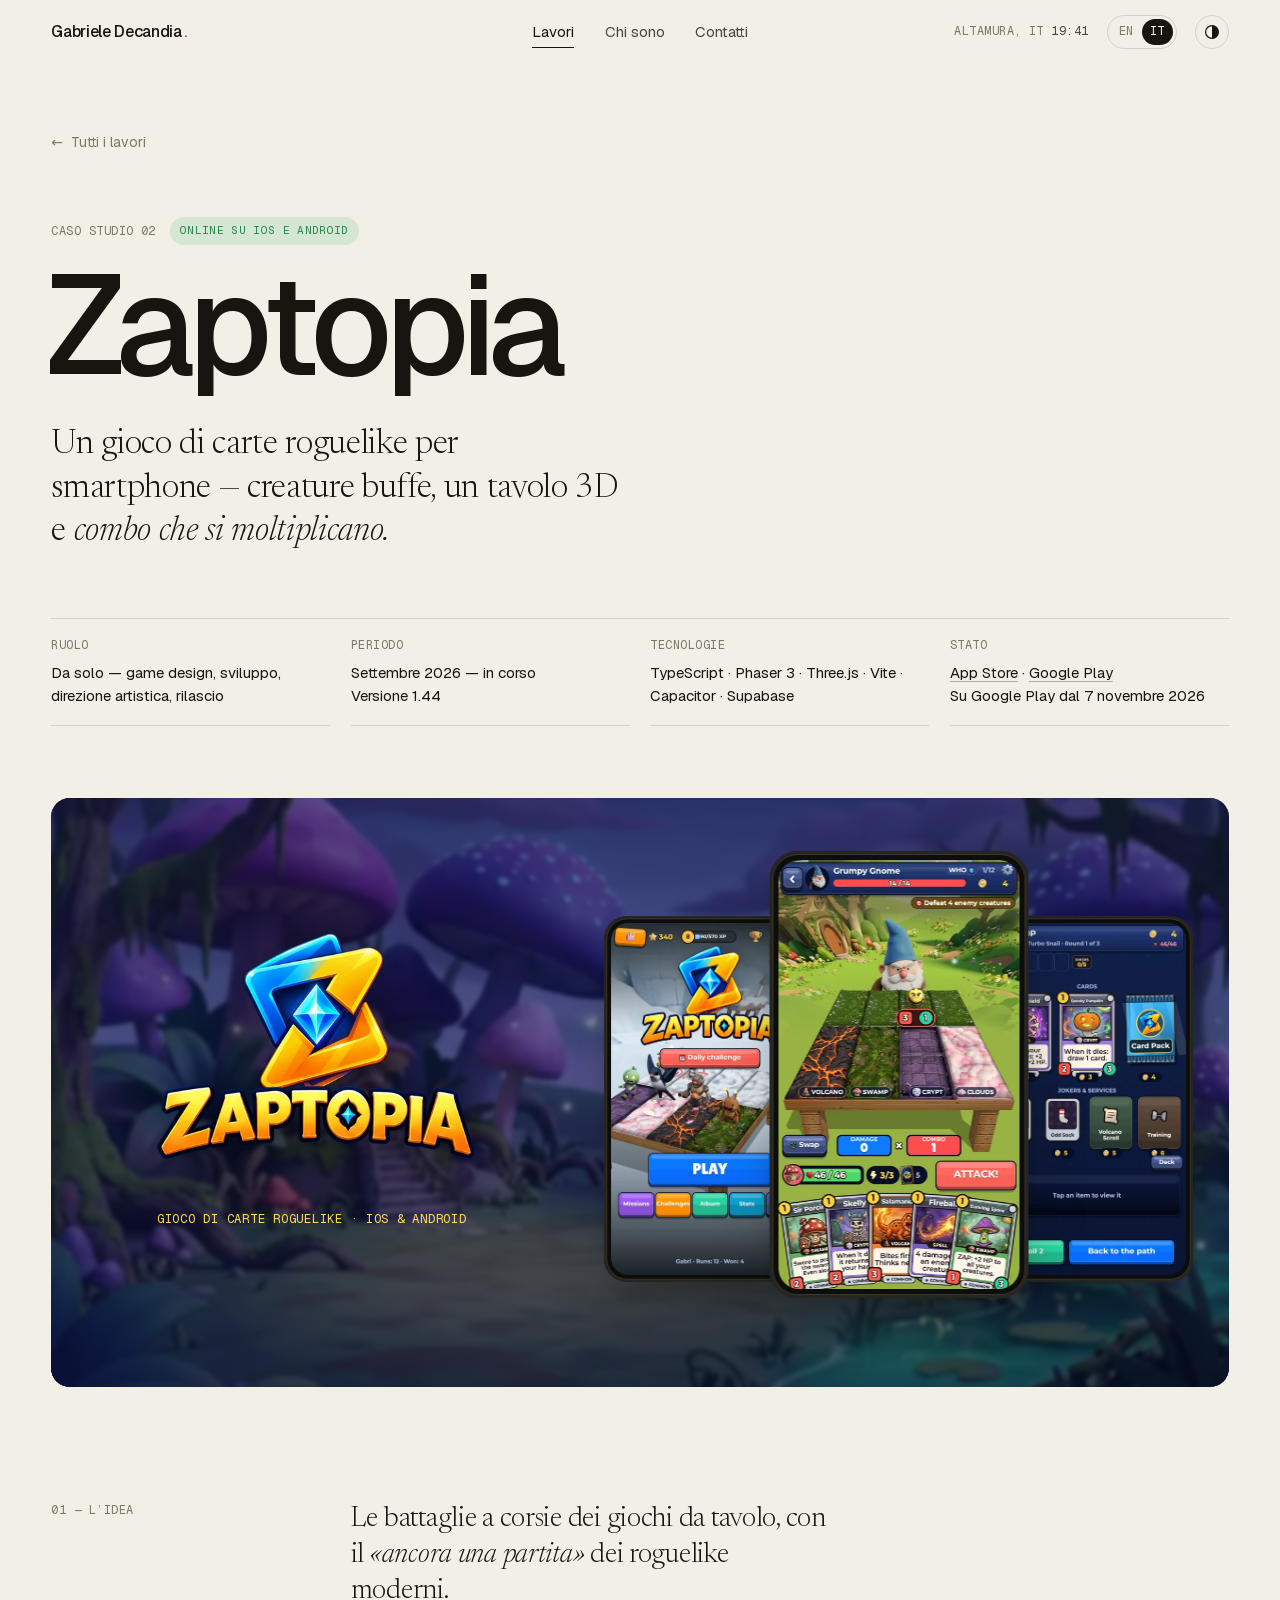
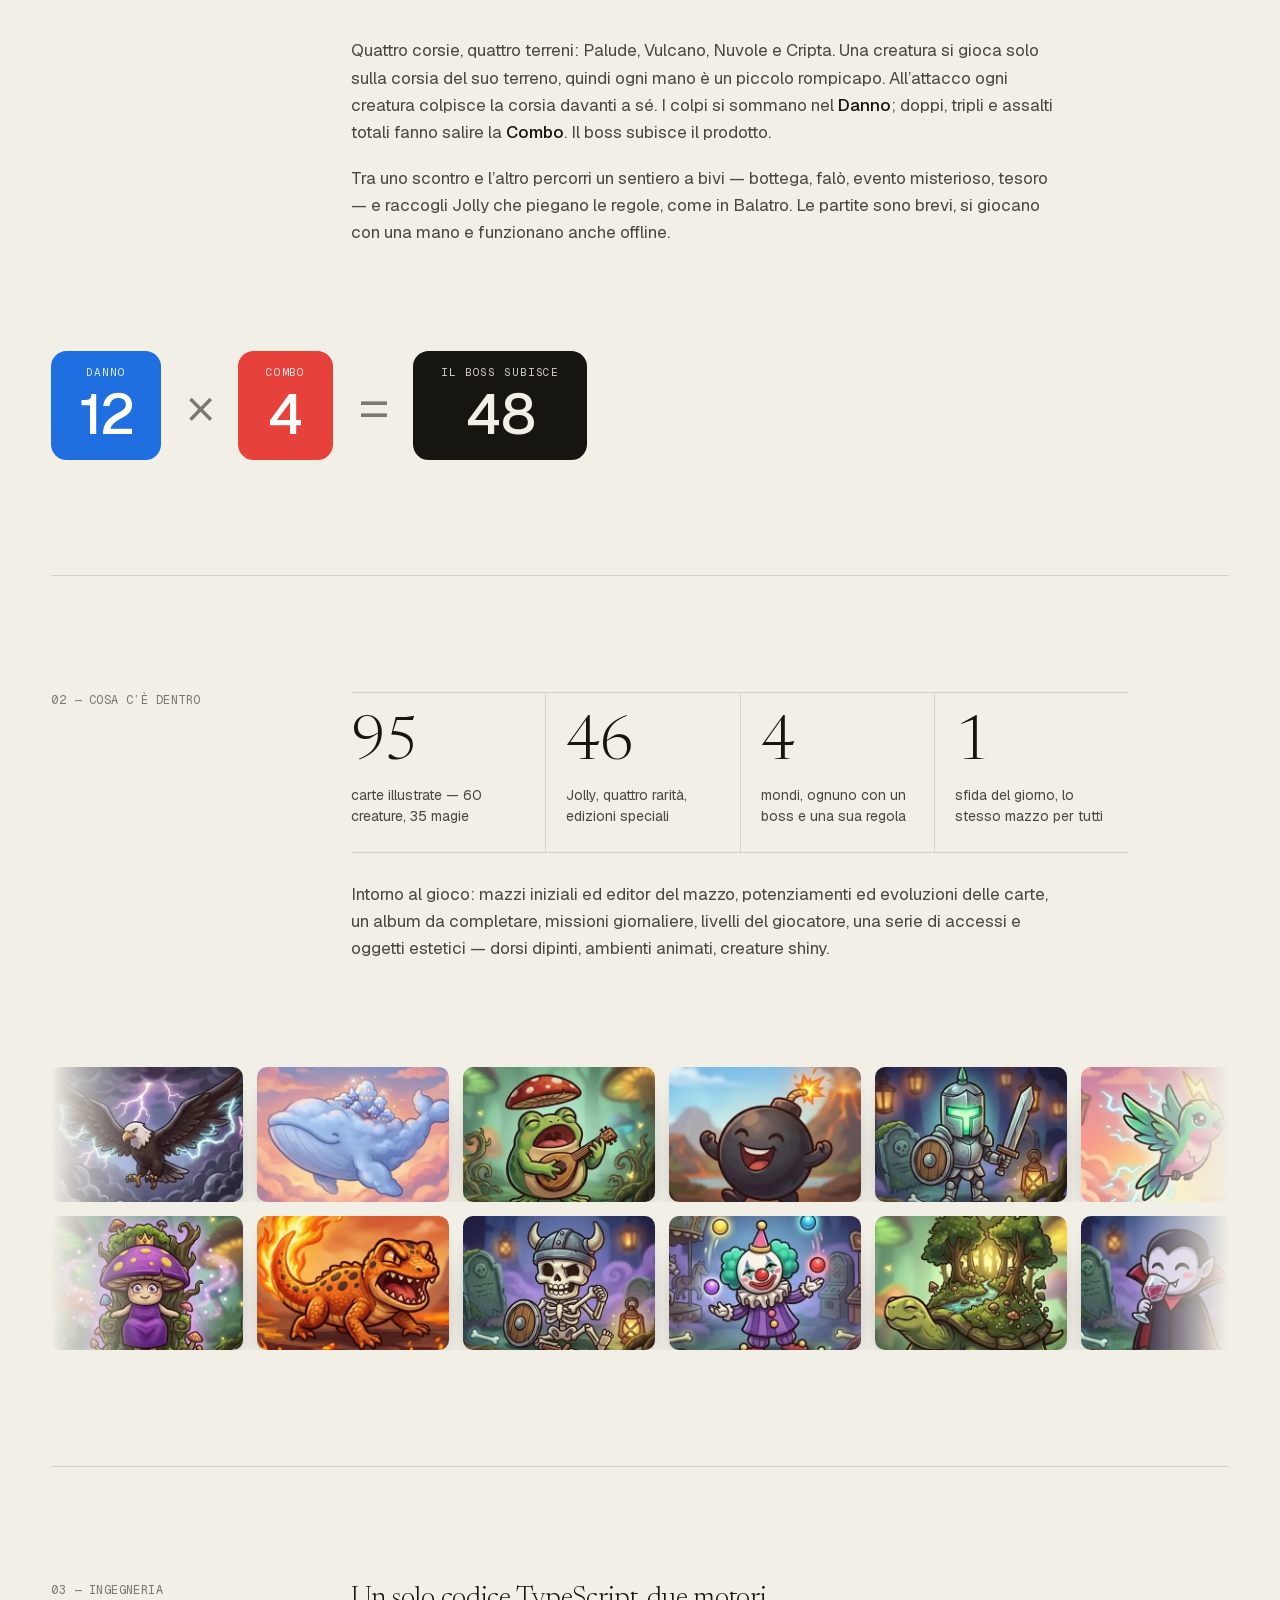
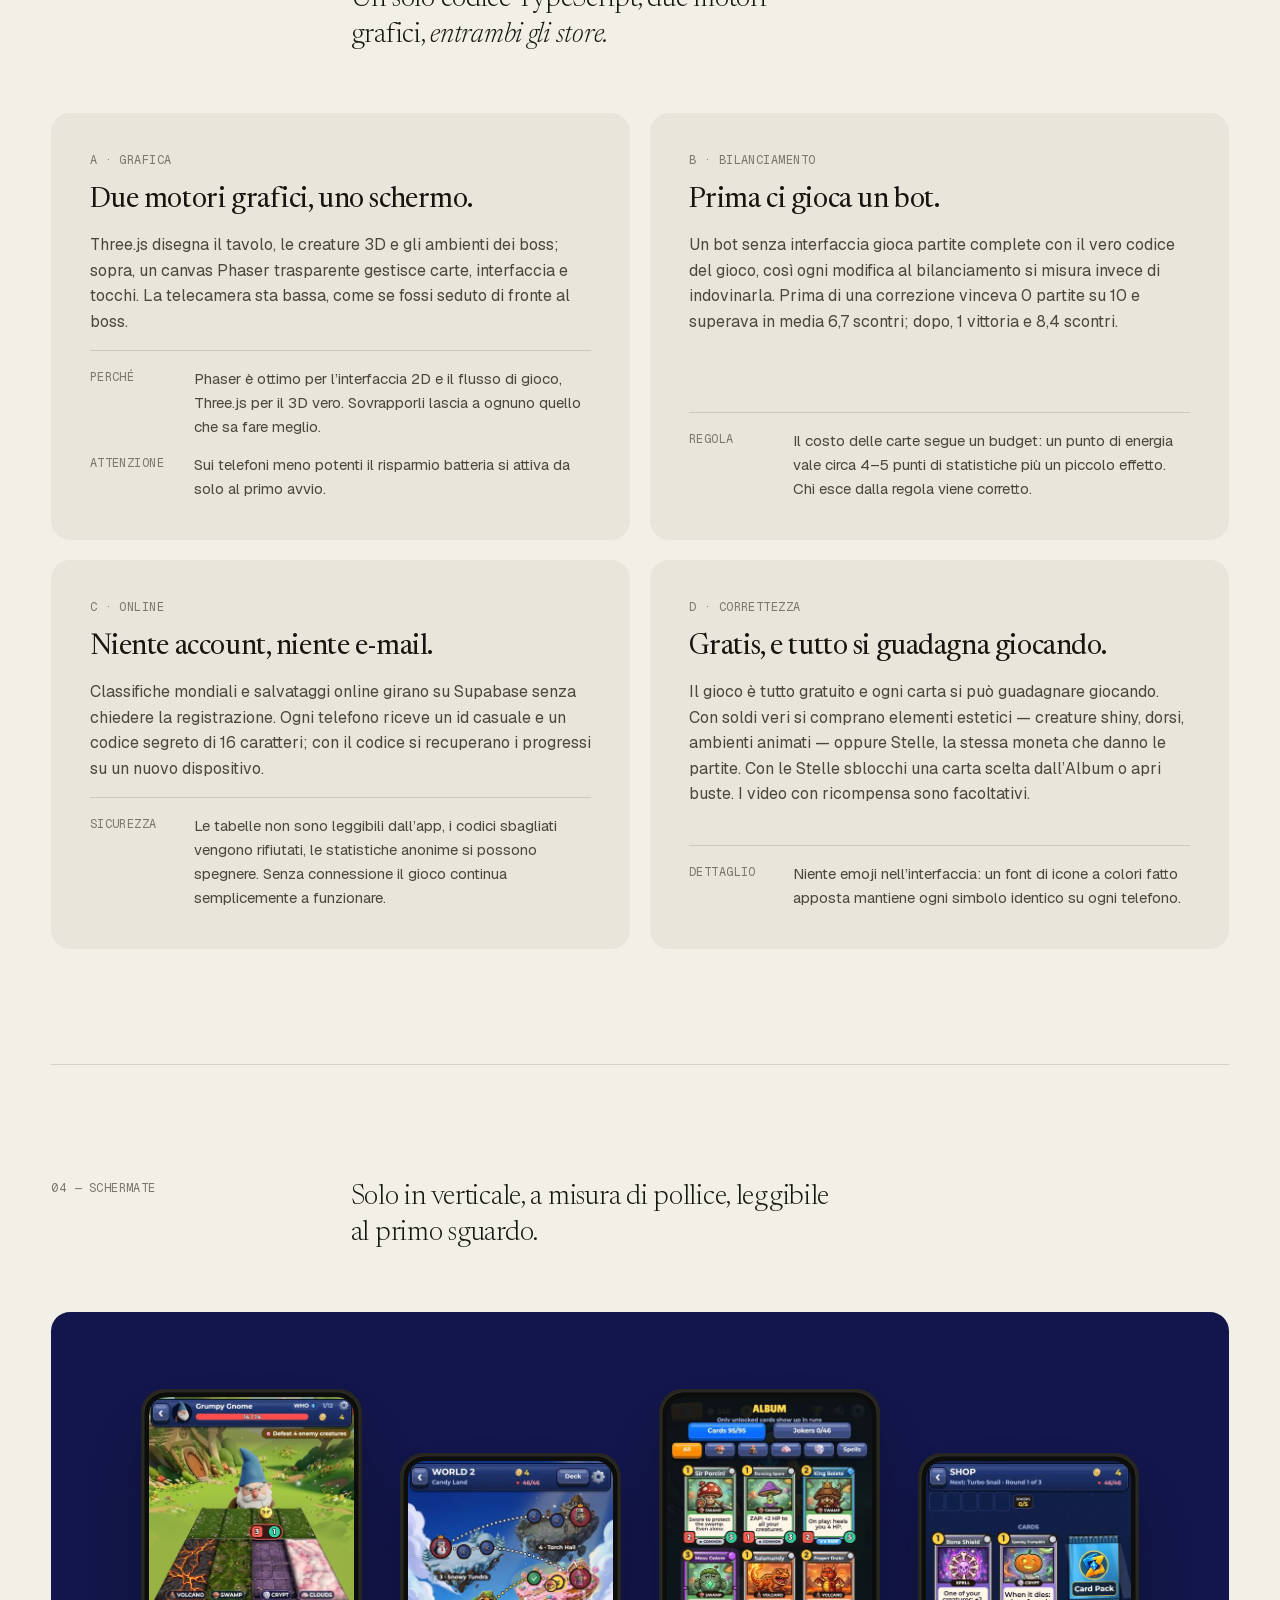
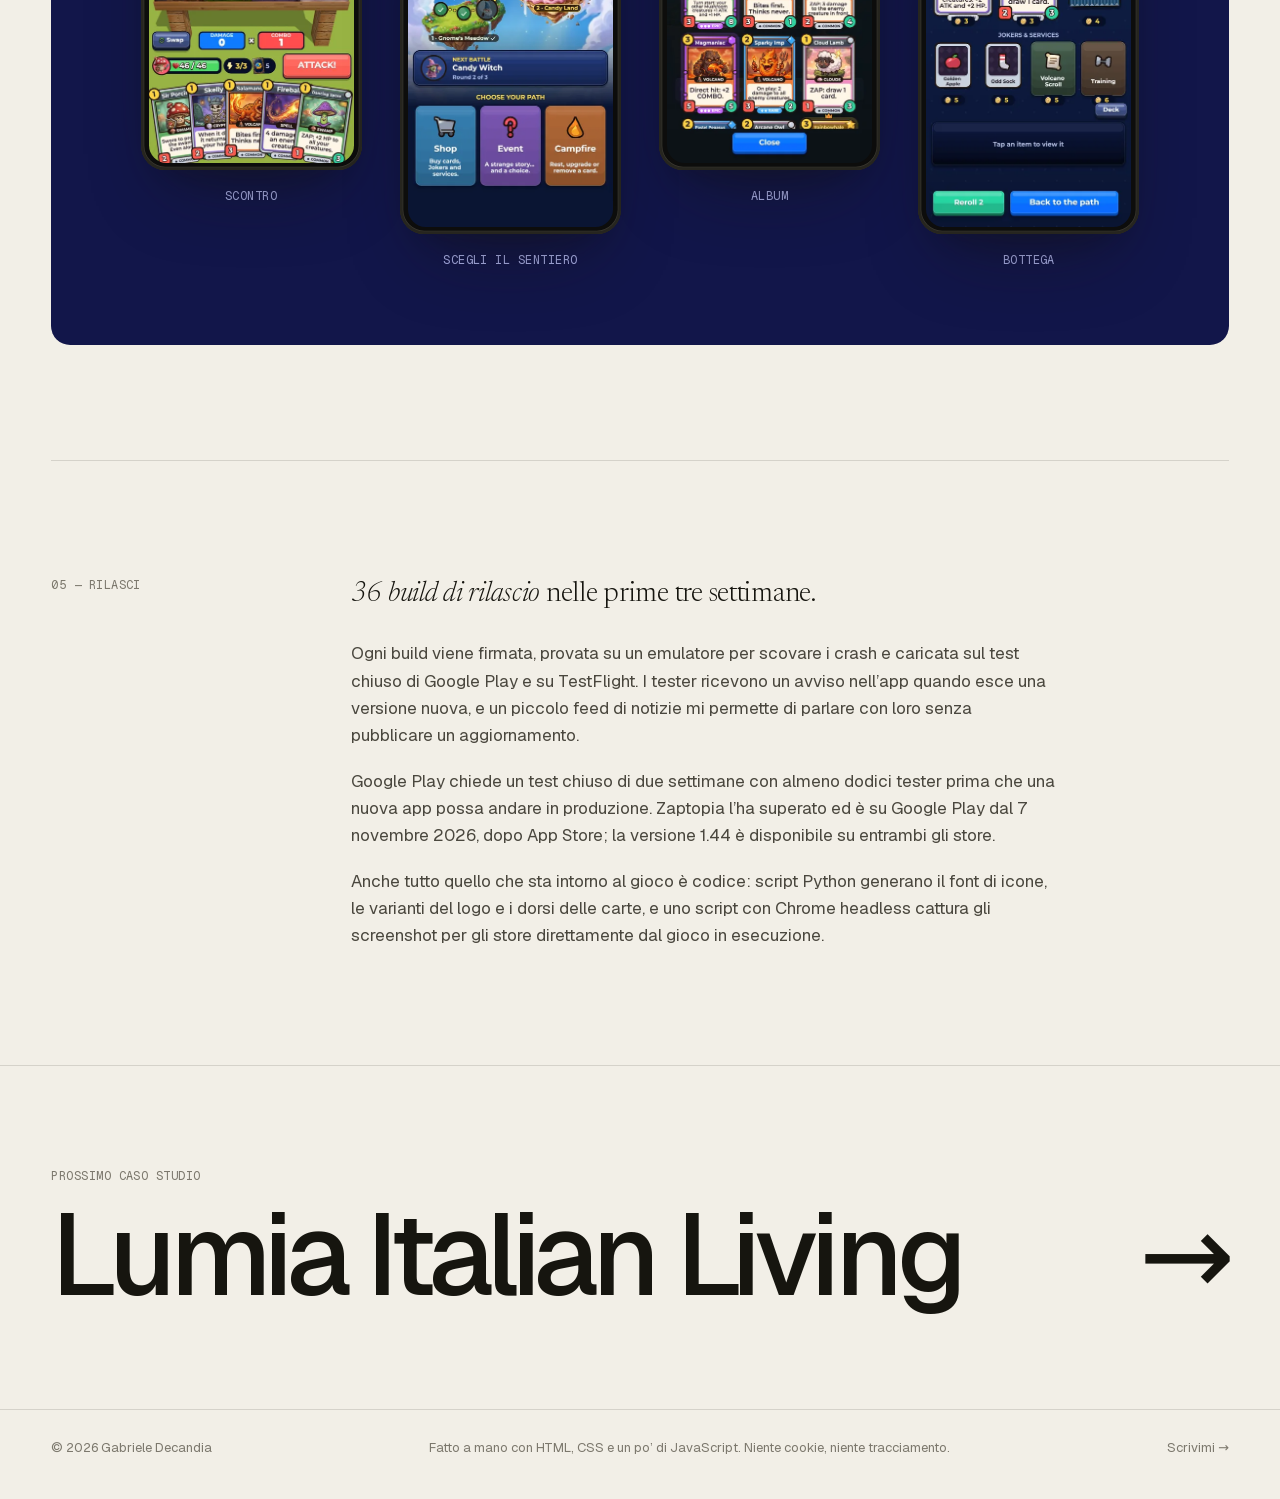
<file: it/work/zaptopia.html>
<!doctype html>
<html lang="it" class="no-js">
<head>
  <meta charset="utf-8">
  <meta name="viewport" content="width=device-width, initial-scale=1">
  <title>Zaptopia — Gioco di carte roguelike · Gabriele Decandia</title>
  <meta name="description" content="Caso studio: Zaptopia, gioco di carte roguelike per iOS e Android sviluppato con TypeScript, Phaser e Three.js. Disponibile su App Store e Google Play.">
  <link rel="canonical" href="https://gabrideca7.github.io/it/work/zaptopia.html">
  <link rel="alternate" hreflang="en" href="https://gabrideca7.github.io/work/zaptopia.html">
  <link rel="alternate" hreflang="it" href="https://gabrideca7.github.io/it/work/zaptopia.html">
  <meta property="og:type" content="article">
  <meta property="og:title" content="Zaptopia — Gioco di carte roguelike">
  <meta property="og:description" content="Creature buffe, un tavolo 3D e combo che si moltiplicano. Un caso studio di Gabriele Decandia.">
  <meta property="og:url" content="https://gabrideca7.github.io/it/work/zaptopia.html">
  <meta property="og:locale" content="it_IT">
  <meta property="og:image" content="https://gabrideca7.github.io/assets/img/og-it.jpg">
  <meta name="twitter:card" content="summary_large_image">
  <meta name="theme-color" content="#f2efe7">
  <link rel="icon" href="../../favicon-32.png" type="image/png" sizes="32x32">
  <link rel="icon" href="../../favicon.png" type="image/png" sizes="64x64">
  <link rel="apple-touch-icon" href="../../apple-touch-icon.png">
  <link rel="preload" href="../../assets/fonts/geist.woff2" as="font" type="font/woff2" crossorigin>
  <link rel="stylesheet" href="../../assets/css/style.css?v=2026102702">
  <script>
    (function () {
      var d = document.documentElement;
      d.className = d.className.replace('no-js', 'js');
      try { var t = localStorage.getItem('theme'); if (t === 'dark' || t === 'light') d.dataset.theme = t; } catch (e) {}
    })();
  </script>
  <script src="../../assets/js/main.js?v=2026102702" defer></script>
</head>
<body>
  <a class="skip-link" href="#main">Vai al contenuto</a>

  <header class="site-header">
    <div class="wrap header-inner">
      <a class="brand" href="../" aria-label="Gabriele Decandia — home">Gabriele Decandia<span class="brand-dot">.</span></a>
      <nav class="nav" aria-label="Principale">
        <a href="../#work" aria-current="page">Lavori</a>
        <a href="../#about">Chi sono</a>
        <a href="../#contact">Contatti</a>
      </nav>
      <div class="header-meta">
        <span class="clock mono" data-clock>Altamura, IT <time>--:--</time></span>
        <nav class="lang-switch mono" aria-label="Lingua"><a href="../../work/zaptopia.html" hreflang="en" lang="en" title="English version">EN</a><span aria-current="true">IT</span></nav>
        <button class="theme-toggle" type="button" data-theme-toggle aria-label="Cambia tema">
          <svg viewBox="0 0 16 16" aria-hidden="true"><circle cx="8" cy="8" r="6.4" fill="none" stroke="currentColor" stroke-width="1.2"/><path class="half" d="M8 1.6a6.4 6.4 0 0 1 0 12.8z" fill="currentColor"/></svg>
        </button>
      </div>
    </div>
  </header>

  <main id="main">
    <section class="wrap cs-hero">
      <a class="cs-back" href="../#work"><span class="arrow" aria-hidden="true">←</span> Tutti i lavori</a>
      <div class="cs-kicker"><span class="label">Caso studio 02</span><span class="tag tag--live">Online su iOS e Android</span></div>
      <h1 class="cs-title">Zaptopia</h1>
      <p class="lede cs-sub">Un gioco di carte roguelike per smartphone — creature buffe, un tavolo 3D e <em>combo che si moltiplicano.</em></p>

      <dl class="grid cs-meta">
        <div><dt class="label">Ruolo</dt><dd>Da solo — game design, sviluppo, direzione artistica, rilascio</dd></div>
        <div><dt class="label">Periodo</dt><dd>Settembre 2026 — in corso<br>Versione 1.44</dd></div>
        <div><dt class="label">Tecnologie</dt><dd>TypeScript · Phaser 3 · Three.js · Vite · Capacitor · Supabase</dd></div>
        <div><dt class="label">Stato</dt><dd><a href="https://apps.apple.com/app/id6819222989" target="_blank" rel="noopener">App Store</a> · <a href="https://play.google.com/store/apps/details?id=com.zaptopia.game" target="_blank" rel="noopener">Google Play</a><br>Su Google Play dal 7 novembre 2026</dd></div>
      </dl>
    </section>

    <section class="wrap cs-cover reveal" aria-label="Schermate">
      <div class="media media--zaptopia">
        <img class="env" src="../../assets/img/zaptopia/env-1400.webp" width="1024" height="572" alt="" decoding="async">
        <img class="zap-logo" src="../../assets/img/zaptopia/logo-480.webp" srcset="../../assets/img/zaptopia/logo-480.webp 480w, ../../assets/img/zaptopia/logo-900.webp 900w" sizes="(max-width: 700px) 50vw, 26vw" width="480" height="342" alt="Il logo di Zaptopia" decoding="async">
        <span class="zap-sub">Gioco di carte roguelike · iOS &amp; Android</span>
        <div class="phone phone--plain"><div class="phone-screen"><img src="../../assets/img/zaptopia/menu-420.webp" srcset="../../assets/img/zaptopia/menu-420.webp 420w, ../../assets/img/zaptopia/menu-760.webp 760w" sizes="(max-width: 700px) 40vw, 18vw" width="420" height="747" alt="Il menu principale con le creature sul tavolo 3D" decoding="async"></div></div>
        <div class="phone phone--plain"><div class="phone-screen"><img src="../../assets/img/zaptopia/battle-420.webp" srcset="../../assets/img/zaptopia/battle-420.webp 420w, ../../assets/img/zaptopia/battle-760.webp 760w" sizes="(max-width: 700px) 46vw, 22vw" width="420" height="747" alt="Uno scontro contro lo Gnomo Brontolone su un tavolo a quattro corsie" decoding="async"></div></div>
        <div class="phone phone--plain"><div class="phone-screen"><img src="../../assets/img/zaptopia/shop-420.webp" srcset="../../assets/img/zaptopia/shop-420.webp 420w, ../../assets/img/zaptopia/shop-760.webp 760w" sizes="(max-width: 700px) 40vw, 18vw" width="420" height="747" alt="La bottega tra uno scontro e l’altro: carte, Jolly e servizi" decoding="async"></div></div>
      </div>
    </section>

    <div class="wrap">
      <!-- 01 -->
      <section class="cs-section grid cs-row" aria-labelledby="s1">
        <div class="cs-label"><h2 class="label" id="s1">01 — L’idea</h2></div>
        <div class="cs-body">
          <p class="lede reveal">Le battaglie a corsie dei giochi da tavolo, con il <em>«ancora una partita»</em> dei roguelike moderni.</p>
          <div class="prose reveal">
            <p>Quattro corsie, quattro terreni: Palude, Vulcano, Nuvole e Cripta. Una creatura si gioca solo sulla corsia del suo terreno, quindi ogni mano è un piccolo rompicapo. All’attacco ogni creatura colpisce la corsia davanti a sé. I colpi si sommano nel <strong>Danno</strong>; doppi, tripli e assalti totali fanno salire la <strong>Combo</strong>. Il boss subisce il prodotto.</p>
            <p>Tra uno scontro e l’altro percorri un sentiero a bivi — bottega, falò, evento misterioso, tesoro — e raccogli Jolly che piegano le regole, come in Balatro. Le partite sono brevi, si giocano con una mano e funzionano anche offline.</p>
          </div>
        </div>
        <div class="cs-full mt-l reveal">
          <div class="formula" role="img" aria-label="Danno per Combo dà il colpo che subisce il boss">
            <span class="chip chip--dmg"><small>DANNO</small>12</span>
            <span class="op">×</span>
            <span class="chip chip--combo"><small>COMBO</small>4</span>
            <span class="op">=</span>
            <span class="chip chip--total"><small>IL BOSS SUBISCE</small>48</span>
          </div>
        </div>
      </section>

      <!-- 02 -->
      <section class="cs-section grid cs-row" aria-labelledby="s2">
        <div class="cs-label"><h2 class="label" id="s2">02 — Cosa c’è dentro</h2></div>
        <div class="cs-body">
          <div class="kpis reveal">
            <div class="kpi"><div class="kpi-value">95</div><div class="kpi-label">carte illustrate — 60 creature, 35 magie</div></div>
            <div class="kpi"><div class="kpi-value">46</div><div class="kpi-label">Jolly, quattro rarità, edizioni speciali</div></div>
            <div class="kpi"><div class="kpi-value">4</div><div class="kpi-label">mondi, ognuno con un boss e una sua regola</div></div>
            <div class="kpi"><div class="kpi-value">1</div><div class="kpi-label">sfida del giorno, lo stesso mazzo per tutti</div></div>
          </div>
          <div class="prose reveal">
            <p>Intorno al gioco: mazzi iniziali ed editor del mazzo, potenziamenti ed evoluzioni delle carte, un album da completare, missioni giornaliere, livelli del giocatore, una serie di accessi e oggetti estetici — dorsi dipinti, ambienti animati, creature shiny.</p>
          </div>
        </div>
        <div class="cs-full mt-l reveal" aria-label="Una selezione delle illustrazioni delle carte di Zaptopia">
          <div class="marquee" style="--dur: 110s"><div class="marquee-track"><img src="../../assets/img/zaptopia/cards/aquila.webp" width="400" height="280" alt="" loading="eager" fetchpriority="low" decoding="async"><img src="../../assets/img/zaptopia/cards/balena.webp" width="400" height="280" alt="" loading="eager" fetchpriority="low" decoding="async"><img src="../../assets/img/zaptopia/cards/bardo.webp" width="400" height="280" alt="" loading="eager" fetchpriority="low" decoding="async"><img src="../../assets/img/zaptopia/cards/bombarolo.webp" width="400" height="280" alt="" loading="eager" fetchpriority="low" decoding="async"><img src="../../assets/img/zaptopia/cards/cavaliere.webp" width="400" height="280" alt="" loading="eager" fetchpriority="low" decoding="async"><img src="../../assets/img/zaptopia/cards/colibri.webp" width="400" height="280" alt="" loading="eager" fetchpriority="low" decoding="async"><img src="../../assets/img/zaptopia/cards/cyborg.webp" width="400" height="280" alt="" loading="eager" fetchpriority="low" decoding="async"><img src="../../assets/img/zaptopia/cards/drago.webp" width="400" height="280" alt="" loading="eager" fetchpriority="low" decoding="async"><img src="../../assets/img/zaptopia/cards/driade.webp" width="400" height="280" alt="" loading="eager" fetchpriority="low" decoding="async"><img src="../../assets/img/zaptopia/cards/fantasmino.webp" width="400" height="280" alt="" loading="eager" fetchpriority="low" decoding="async"><img src="../../assets/img/zaptopia/cards/fenice.webp" width="400" height="280" alt="" loading="eager" fetchpriority="low" decoding="async"><img src="../../assets/img/zaptopia/cards/fungotto.webp" width="400" height="280" alt="" loading="eager" fetchpriority="low" decoding="async"><img src="../../assets/img/zaptopia/cards/gattonero.webp" width="400" height="280" alt="" loading="eager" fetchpriority="low" decoding="async"><img src="../../assets/img/zaptopia/cards/gigante.webp" width="400" height="280" alt="" loading="eager" fetchpriority="low" decoding="async"><img src="../../assets/img/zaptopia/cards/golemlava.webp" width="400" height="280" alt="" loading="eager" fetchpriority="low" decoding="async"><img src="../../assets/img/zaptopia/cards/grifone.webp" width="400" height="280" alt="" loading="eager" fetchpriority="low" decoding="async"><img src="../../assets/img/zaptopia/cards/gufo.webp" width="400" height="280" alt="" loading="eager" fetchpriority="low" decoding="async"><img src="../../assets/img/zaptopia/cards/lich.webp" width="400" height="280" alt="" loading="eager" fetchpriority="low" decoding="async"><img src="../../assets/img/zaptopia/cards/lumachino.webp" width="400" height="280" alt="" loading="eager" fetchpriority="low" decoding="async"><img src="../../assets/img/zaptopia/cards/medusa.webp" width="400" height="280" alt="" loading="eager" fetchpriority="low" decoding="async"><img src="../../assets/img/zaptopia/cards/mummia.webp" width="400" height="280" alt="" loading="eager" fetchpriority="low" decoding="async"><img src="../../assets/img/zaptopia/cards/pegaso.webp" width="400" height="280" alt="" loading="eager" fetchpriority="low" decoding="async"><img src="../../assets/img/zaptopia/cards/porcino.webp" width="400" height="280" alt="" loading="eager" fetchpriority="low" decoding="async"><img src="../../assets/img/zaptopia/cards/ranocchio.webp" width="400" height="280" alt="" loading="eager" fetchpriority="low" decoding="async"><img src="../../assets/img/zaptopia/cards/aquila.webp" width="400" height="280" alt="" loading="eager" fetchpriority="low" decoding="async"><img src="../../assets/img/zaptopia/cards/balena.webp" width="400" height="280" alt="" loading="eager" fetchpriority="low" decoding="async"><img src="../../assets/img/zaptopia/cards/bardo.webp" width="400" height="280" alt="" loading="eager" fetchpriority="low" decoding="async"><img src="../../assets/img/zaptopia/cards/bombarolo.webp" width="400" height="280" alt="" loading="eager" fetchpriority="low" decoding="async"><img src="../../assets/img/zaptopia/cards/cavaliere.webp" width="400" height="280" alt="" loading="eager" fetchpriority="low" decoding="async"><img src="../../assets/img/zaptopia/cards/colibri.webp" width="400" height="280" alt="" loading="eager" fetchpriority="low" decoding="async"><img src="../../assets/img/zaptopia/cards/cyborg.webp" width="400" height="280" alt="" loading="eager" fetchpriority="low" decoding="async"><img src="../../assets/img/zaptopia/cards/drago.webp" width="400" height="280" alt="" loading="eager" fetchpriority="low" decoding="async"><img src="../../assets/img/zaptopia/cards/driade.webp" width="400" height="280" alt="" loading="eager" fetchpriority="low" decoding="async"><img src="../../assets/img/zaptopia/cards/fantasmino.webp" width="400" height="280" alt="" loading="eager" fetchpriority="low" decoding="async"><img src="../../assets/img/zaptopia/cards/fenice.webp" width="400" height="280" alt="" loading="eager" fetchpriority="low" decoding="async"><img src="../../assets/img/zaptopia/cards/fungotto.webp" width="400" height="280" alt="" loading="eager" fetchpriority="low" decoding="async"><img src="../../assets/img/zaptopia/cards/gattonero.webp" width="400" height="280" alt="" loading="eager" fetchpriority="low" decoding="async"><img src="../../assets/img/zaptopia/cards/gigante.webp" width="400" height="280" alt="" loading="eager" fetchpriority="low" decoding="async"><img src="../../assets/img/zaptopia/cards/golemlava.webp" width="400" height="280" alt="" loading="eager" fetchpriority="low" decoding="async"><img src="../../assets/img/zaptopia/cards/grifone.webp" width="400" height="280" alt="" loading="eager" fetchpriority="low" decoding="async"><img src="../../assets/img/zaptopia/cards/gufo.webp" width="400" height="280" alt="" loading="eager" fetchpriority="low" decoding="async"><img src="../../assets/img/zaptopia/cards/lich.webp" width="400" height="280" alt="" loading="eager" fetchpriority="low" decoding="async"><img src="../../assets/img/zaptopia/cards/lumachino.webp" width="400" height="280" alt="" loading="eager" fetchpriority="low" decoding="async"><img src="../../assets/img/zaptopia/cards/medusa.webp" width="400" height="280" alt="" loading="eager" fetchpriority="low" decoding="async"><img src="../../assets/img/zaptopia/cards/mummia.webp" width="400" height="280" alt="" loading="eager" fetchpriority="low" decoding="async"><img src="../../assets/img/zaptopia/cards/pegaso.webp" width="400" height="280" alt="" loading="eager" fetchpriority="low" decoding="async"><img src="../../assets/img/zaptopia/cards/porcino.webp" width="400" height="280" alt="" loading="eager" fetchpriority="low" decoding="async"><img src="../../assets/img/zaptopia/cards/ranocchio.webp" width="400" height="280" alt="" loading="eager" fetchpriority="low" decoding="async"></div></div>
          <div class="marquee marquee--reverse" style="--dur: 120s"><div class="marquee-track"><img src="../../assets/img/zaptopia/cards/regina.webp" width="400" height="280" alt="" loading="eager" fetchpriority="low" decoding="async"><img src="../../assets/img/zaptopia/cards/salamandrino.webp" width="400" height="280" alt="" loading="eager" fetchpriority="low" decoding="async"><img src="../../assets/img/zaptopia/cards/scheletrino.webp" width="400" height="280" alt="" loading="eager" fetchpriority="low" decoding="async"><img src="../../assets/img/zaptopia/cards/skambiaz.webp" width="400" height="280" alt="" loading="eager" fetchpriority="low" decoding="async"><img src="../../assets/img/zaptopia/cards/tartaruga.webp" width="400" height="280" alt="" loading="eager" fetchpriority="low" decoding="async"><img src="../../assets/img/zaptopia/cards/vampiretto.webp" width="400" height="280" alt="" loading="eager" fetchpriority="low" decoding="async"><img src="../../assets/img/zaptopia/cards/vulcanotto.webp" width="400" height="280" alt="" loading="eager" fetchpriority="low" decoding="async"><img src="../../assets/img/zaptopia/cards/zombino.webp" width="400" height="280" alt="" loading="eager" fetchpriority="low" decoding="async"><img src="../../assets/img/zaptopia/cards/zucca.webp" width="400" height="280" alt="" loading="eager" fetchpriority="low" decoding="async"><img src="../../assets/img/zaptopia/cards/pipistrello.webp" width="400" height="280" alt="" loading="eager" fetchpriority="low" decoding="async"><img src="../../assets/img/zaptopia/cards/ragno.webp" width="400" height="280" alt="" loading="eager" fetchpriority="low" decoding="async"><img src="../../assets/img/zaptopia/cards/mongolfiera.webp" width="400" height="280" alt="" loading="eager" fetchpriority="low" decoding="async"><img src="../../assets/img/zaptopia/cards/bigbang.webp" width="400" height="280" alt="" loading="eager" fetchpriority="low" decoding="async"><img src="../../assets/img/zaptopia/cards/calamita.webp" width="400" height="280" alt="" loading="eager" fetchpriority="low" decoding="async"><img src="../../assets/img/zaptopia/cards/cometa.webp" width="400" height="280" alt="" loading="eager" fetchpriority="low" decoding="async"><img src="../../assets/img/zaptopia/cards/fulmine.webp" width="400" height="280" alt="" loading="eager" fetchpriority="low" decoding="async"><img src="../../assets/img/zaptopia/cards/tornado.webp" width="400" height="280" alt="" loading="eager" fetchpriority="low" decoding="async"><img src="../../assets/img/zaptopia/cards/terremoto.webp" width="400" height="280" alt="" loading="eager" fetchpriority="low" decoding="async"><img src="../../assets/img/zaptopia/cards/vortice.webp" width="400" height="280" alt="" loading="eager" fetchpriority="low" decoding="async"><img src="../../assets/img/zaptopia/cards/pozione.webp" width="400" height="280" alt="" loading="eager" fetchpriority="low" decoding="async"><img src="../../assets/img/zaptopia/cards/jackpot.webp" width="400" height="280" alt="" loading="eager" fetchpriority="low" decoding="async"><img src="../../assets/img/zaptopia/cards/festa.webp" width="400" height="280" alt="" loading="eager" fetchpriority="low" decoding="async"><img src="../../assets/img/zaptopia/cards/banchetto.webp" width="400" height="280" alt="" loading="eager" fetchpriority="low" decoding="async"><img src="../../assets/img/zaptopia/cards/syd.webp" width="400" height="280" alt="" loading="eager" fetchpriority="low" decoding="async"><img src="../../assets/img/zaptopia/cards/regina.webp" width="400" height="280" alt="" loading="eager" fetchpriority="low" decoding="async"><img src="../../assets/img/zaptopia/cards/salamandrino.webp" width="400" height="280" alt="" loading="eager" fetchpriority="low" decoding="async"><img src="../../assets/img/zaptopia/cards/scheletrino.webp" width="400" height="280" alt="" loading="eager" fetchpriority="low" decoding="async"><img src="../../assets/img/zaptopia/cards/skambiaz.webp" width="400" height="280" alt="" loading="eager" fetchpriority="low" decoding="async"><img src="../../assets/img/zaptopia/cards/tartaruga.webp" width="400" height="280" alt="" loading="eager" fetchpriority="low" decoding="async"><img src="../../assets/img/zaptopia/cards/vampiretto.webp" width="400" height="280" alt="" loading="eager" fetchpriority="low" decoding="async"><img src="../../assets/img/zaptopia/cards/vulcanotto.webp" width="400" height="280" alt="" loading="eager" fetchpriority="low" decoding="async"><img src="../../assets/img/zaptopia/cards/zombino.webp" width="400" height="280" alt="" loading="eager" fetchpriority="low" decoding="async"><img src="../../assets/img/zaptopia/cards/zucca.webp" width="400" height="280" alt="" loading="eager" fetchpriority="low" decoding="async"><img src="../../assets/img/zaptopia/cards/pipistrello.webp" width="400" height="280" alt="" loading="eager" fetchpriority="low" decoding="async"><img src="../../assets/img/zaptopia/cards/ragno.webp" width="400" height="280" alt="" loading="eager" fetchpriority="low" decoding="async"><img src="../../assets/img/zaptopia/cards/mongolfiera.webp" width="400" height="280" alt="" loading="eager" fetchpriority="low" decoding="async"><img src="../../assets/img/zaptopia/cards/bigbang.webp" width="400" height="280" alt="" loading="eager" fetchpriority="low" decoding="async"><img src="../../assets/img/zaptopia/cards/calamita.webp" width="400" height="280" alt="" loading="eager" fetchpriority="low" decoding="async"><img src="../../assets/img/zaptopia/cards/cometa.webp" width="400" height="280" alt="" loading="eager" fetchpriority="low" decoding="async"><img src="../../assets/img/zaptopia/cards/fulmine.webp" width="400" height="280" alt="" loading="eager" fetchpriority="low" decoding="async"><img src="../../assets/img/zaptopia/cards/tornado.webp" width="400" height="280" alt="" loading="eager" fetchpriority="low" decoding="async"><img src="../../assets/img/zaptopia/cards/terremoto.webp" width="400" height="280" alt="" loading="eager" fetchpriority="low" decoding="async"><img src="../../assets/img/zaptopia/cards/vortice.webp" width="400" height="280" alt="" loading="eager" fetchpriority="low" decoding="async"><img src="../../assets/img/zaptopia/cards/pozione.webp" width="400" height="280" alt="" loading="eager" fetchpriority="low" decoding="async"><img src="../../assets/img/zaptopia/cards/jackpot.webp" width="400" height="280" alt="" loading="eager" fetchpriority="low" decoding="async"><img src="../../assets/img/zaptopia/cards/festa.webp" width="400" height="280" alt="" loading="eager" fetchpriority="low" decoding="async"><img src="../../assets/img/zaptopia/cards/banchetto.webp" width="400" height="280" alt="" loading="eager" fetchpriority="low" decoding="async"><img src="../../assets/img/zaptopia/cards/syd.webp" width="400" height="280" alt="" loading="eager" fetchpriority="low" decoding="async"></div></div>
        </div>
      </section>

      <!-- 03 -->
      <section class="cs-section grid cs-row" id="engineering" aria-labelledby="s3">
        <div class="cs-label"><h2 class="label" id="s3">03 — Ingegneria</h2></div>
        <div class="cs-body">
          <p class="lede reveal">Un solo codice TypeScript, due motori grafici, <em>entrambi gli store.</em></p>
        </div>
        <div class="cs-full mt-m decisions">
          <article class="decision reveal">
            <span class="label">A · Grafica</span>
            <h3>Due motori grafici, uno schermo.</h3>
            <p>Three.js disegna il tavolo, le creature 3D e gli ambienti dei boss; sopra, un canvas Phaser trasparente gestisce carte, interfaccia e tocchi. La telecamera sta bassa, come se fossi seduto di fronte al boss.</p>
            <div class="split">
              <div><span class="label">Perché</span><span>Phaser è ottimo per l’interfaccia 2D e il flusso di gioco, Three.js per il 3D vero. Sovrapporli lascia a ognuno quello che sa fare meglio.</span></div>
              <div><span class="label">Attenzione</span><span>Sui telefoni meno potenti il risparmio batteria si attiva da solo al primo avvio.</span></div>
            </div>
          </article>
          <article class="decision reveal" style="--delay: .08s">
            <span class="label">B · Bilanciamento</span>
            <h3>Prima ci gioca un bot.</h3>
            <p>Un bot senza interfaccia gioca partite complete con il vero codice del gioco, così ogni modifica al bilanciamento si misura invece di indovinarla. Prima di una correzione vinceva 0 partite su 10 e superava in media 6,7 scontri; dopo, 1 vittoria e 8,4 scontri.</p>
            <div class="split">
              <div><span class="label">Regola</span><span>Il costo delle carte segue un budget: un punto di energia vale circa 4–5 punti di statistiche più un piccolo effetto. Chi esce dalla regola viene corretto.</span></div>
            </div>
          </article>
          <article class="decision reveal">
            <span class="label">C · Online</span>
            <h3>Niente account, niente e-mail.</h3>
            <p>Classifiche mondiali e salvataggi online girano su Supabase senza chiedere la registrazione. Ogni telefono riceve un id casuale e un codice segreto di 16 caratteri; con il codice si recuperano i progressi su un nuovo dispositivo.</p>
            <div class="split">
              <div><span class="label">Sicurezza</span><span>Le tabelle non sono leggibili dall’app, i codici sbagliati vengono rifiutati, le statistiche anonime si possono spegnere. Senza connessione il gioco continua semplicemente a funzionare.</span></div>
            </div>
          </article>
          <article class="decision reveal" style="--delay: .08s">
            <span class="label">D · Correttezza</span>
            <h3>Gratis, e tutto si guadagna giocando.</h3>
            <p>Il gioco è tutto gratuito e ogni carta si può guadagnare giocando. Con soldi veri si comprano elementi estetici — creature shiny, dorsi, ambienti animati — oppure Stelle, la stessa moneta che danno le partite. Con le Stelle sblocchi una carta scelta dall’Album o apri buste. I video con ricompensa sono facoltativi.</p>
            <div class="split">
              <div><span class="label">Dettaglio</span><span>Niente emoji nell’interfaccia: un font di icone a colori fatto apposta mantiene ogni simbolo identico su ogni telefono.</span></div>
            </div>
          </article>
        </div>
      </section>

      <!-- 04 -->
      <section class="cs-section grid cs-row" aria-labelledby="s4">
        <div class="cs-label"><h2 class="label" id="s4">04 — Schermate</h2></div>
        <div class="cs-body">
          <p class="lede reveal">Solo in verticale, a misura di pollice, leggibile al primo sguardo.</p>
        </div>
        <figure class="cs-full mt-m reveal">
          <div class="phones-row" style="--n: 4; --bg: #12164a">
            <figure>
              <div class="phone phone--flow phone--plain"><div class="phone-screen"><img src="../../assets/img/zaptopia/battle-420.webp" srcset="../../assets/img/zaptopia/battle-420.webp 420w, ../../assets/img/zaptopia/battle-760.webp 760w" sizes="(max-width: 700px) 60vw, 18vw" width="420" height="747" alt="Scontro: corsie, contatori di danno e combo, la mano di carte" loading="lazy" decoding="async"></div></div>
              <figcaption class="label" style="color:#aab0e8">Scontro</figcaption>
            </figure>
            <figure>
              <div class="phone phone--flow phone--plain"><div class="phone-screen"><img src="../../assets/img/zaptopia/map-420.webp" srcset="../../assets/img/zaptopia/map-420.webp 420w, ../../assets/img/zaptopia/map-760.webp 760w" sizes="(max-width: 700px) 60vw, 18vw" width="420" height="747" alt="Mappa del mondo con il prossimo scontro e la scelta del sentiero" loading="lazy" decoding="async"></div></div>
              <figcaption class="label" style="color:#aab0e8">Scegli il sentiero</figcaption>
            </figure>
            <figure>
              <div class="phone phone--flow phone--plain"><div class="phone-screen"><img src="../../assets/img/zaptopia/album-420.webp" srcset="../../assets/img/zaptopia/album-420.webp 420w, ../../assets/img/zaptopia/album-760.webp 760w" sizes="(max-width: 700px) 60vw, 18vw" width="420" height="747" alt="L’album con tutte le 95 carte" loading="lazy" decoding="async"></div></div>
              <figcaption class="label" style="color:#aab0e8">Album</figcaption>
            </figure>
            <figure>
              <div class="phone phone--flow phone--plain"><div class="phone-screen"><img src="../../assets/img/zaptopia/shop-420.webp" srcset="../../assets/img/zaptopia/shop-420.webp 420w, ../../assets/img/zaptopia/shop-760.webp 760w" sizes="(max-width: 700px) 60vw, 18vw" width="420" height="747" alt="La bottega con carte, una busta, Jolly e servizi" loading="lazy" decoding="async"></div></div>
              <figcaption class="label" style="color:#aab0e8">Bottega</figcaption>
            </figure>
          </div>
        </figure>
      </section>

      <!-- 05 -->
      <section class="cs-section grid cs-row" aria-labelledby="s5">
        <div class="cs-label"><h2 class="label" id="s5">05 — Rilasci</h2></div>
        <div class="cs-body">
          <p class="lede reveal"><em>36 build di rilascio</em> nelle prime tre settimane.</p>
          <div class="prose reveal">
            <p>Ogni build viene firmata, provata su un emulatore per scovare i crash e caricata sul test chiuso di Google Play e su TestFlight. I tester ricevono un avviso nell’app quando esce una versione nuova, e un piccolo feed di notizie mi permette di parlare con loro senza pubblicare un aggiornamento.</p>
            <p>Google Play chiede un test chiuso di due settimane con almeno dodici tester prima che una nuova app possa andare in produzione. Zaptopia l’ha superato ed è su Google Play dal 7 novembre 2026, dopo App Store; la versione 1.44 è disponibile su entrambi gli store.</p>
            <p>Anche tutto quello che sta intorno al gioco è codice: script Python generano il font di icone, le varianti del logo e i dorsi delle carte, e uno script con Chrome headless cattura gli screenshot per gli store direttamente dal gioco in esecuzione.</p>
          </div>
        </div>
      </section>
    </div>

    <a class="next wrap" href="nicoletti.html">
      <span class="label">Prossimo caso studio</span>
      <span class="next-title">Lumia Italian Living <span class="arrow" aria-hidden="true">→</span></span>
    </a>
  </main>

  <footer class="site-footer">
    <div class="wrap footer-inner">
      <span>© <span data-year>2026</span> Gabriele Decandia</span>
      <span>Fatto a mano con HTML, CSS e un po’ di JavaScript. Niente cookie, niente tracciamento.</span>
      <a href="../#contact">Scrivimi →</a>
    </div>
  </footer>
</body>
</html>
</file>
<file: assets/css/style.css>
/* ==========================================================================
   Gabriele Decandia — Portfolio
   One stylesheet, no framework. Tokens first, then layout, then components.
   ========================================================================== */

/* ---------- Fonts (self-hosted, latin subset) ---------- */
@font-face {
  font-family: "Geist";
  src: url("../fonts/geist.woff2") format("woff2");
  font-weight: 300 700;
  font-display: swap;
}
@font-face {
  font-family: "Geist Mono";
  src: url("../fonts/geist-mono.woff2") format("woff2");
  font-weight: 400 500;
  font-display: swap;
}
@font-face {
  font-family: "Newsreader";
  src: url("../fonts/newsreader.woff2") format("woff2");
  font-weight: 300 600;
  font-style: normal;
  font-display: swap;
}
@font-face {
  font-family: "Newsreader";
  src: url("../fonts/newsreader-italic.woff2") format("woff2");
  font-weight: 300 600;
  font-style: italic;
  font-display: swap;
}

/* ---------- Tokens ---------- */
:root {
  --paper: #f2efe7;
  --paper-2: #e9e5da;
  --paper-3: #ddd8ca;
  --ink: #16150f;
  --ink-2: #4a473e;
  --ink-3: #7c786d;
  --rule: rgb(22 21 15 / 0.13);
  --rule-strong: rgb(22 21 15 / 0.3);
  --accent: #d6461b;
  --accent-soft: rgb(214 70 27 / 0.12);
  --frame: #0d0d0c;
  --chrome: #e4e1d8;
  --chrome-ink: #6f6b60;
  --shadow-lg: 0 40px 80px -30px rgb(20 18 10 / 0.45), 0 18px 36px -18px rgb(20 18 10 / 0.3);
  --shadow-md: 0 24px 48px -24px rgb(20 18 10 / 0.35), 0 8px 16px -8px rgb(20 18 10 / 0.2);

  --font-sans: "Geist", ui-sans-serif, system-ui, -apple-system, "Segoe UI", Roboto, sans-serif;
  --font-serif: "Newsreader", ui-serif, Georgia, "Times New Roman", serif;
  --font-mono: "Geist Mono", ui-monospace, SFMono-Regular, Menlo, Consolas, monospace;

  --max: 1480px;
  --gutter: clamp(16px, 4vw, 56px);
  --gap: clamp(12px, 1.6vw, 24px);
  --radius: clamp(14px, 1.5vw, 22px);
  --header-h: 64px;
  --ease: cubic-bezier(0.2, 0.7, 0.1, 1);
  --ease-in-out: cubic-bezier(0.65, 0, 0.35, 1);

  color-scheme: light;
}

@media (prefers-color-scheme: dark) {
  :root:not([data-theme="light"]) {
    --paper: #12110e;
    --paper-2: #1b1a16;
    --paper-3: #26241f;
    --ink: #ece8dc;
    --ink-2: #b3ae9f;
    --ink-3: #7f7a6d;
    --rule: rgb(236 232 220 / 0.12);
    --rule-strong: rgb(236 232 220 / 0.3);
    --accent: #ff6b3d;
    --accent-soft: rgb(255 107 61 / 0.14);
    --frame: #050505;
    --chrome: #2a2823;
    --chrome-ink: #a29d8f;
    --shadow-lg: 0 40px 80px -30px rgb(0 0 0 / 0.7), 0 18px 36px -18px rgb(0 0 0 / 0.5);
    --shadow-md: 0 24px 48px -24px rgb(0 0 0 / 0.6), 0 8px 16px -8px rgb(0 0 0 / 0.4);
    color-scheme: dark;
  }
}
:root[data-theme="dark"] {
  --paper: #12110e;
  --paper-2: #1b1a16;
  --paper-3: #26241f;
  --ink: #ece8dc;
  --ink-2: #b3ae9f;
  --ink-3: #7f7a6d;
  --rule: rgb(236 232 220 / 0.12);
  --rule-strong: rgb(236 232 220 / 0.3);
  --accent: #ff6b3d;
  --accent-soft: rgb(255 107 61 / 0.14);
  --frame: #050505;
  --chrome: #2a2823;
  --chrome-ink: #a29d8f;
  --shadow-lg: 0 40px 80px -30px rgb(0 0 0 / 0.7), 0 18px 36px -18px rgb(0 0 0 / 0.5);
  --shadow-md: 0 24px 48px -24px rgb(0 0 0 / 0.6), 0 8px 16px -8px rgb(0 0 0 / 0.4);
  color-scheme: dark;
}

/* ---------- Base ---------- */
*,
*::before,
*::after { box-sizing: border-box; }

html {
  -webkit-text-size-adjust: 100%;
  text-size-adjust: 100%;
  scroll-padding-top: calc(var(--header-h) + 16px);
}
@media (prefers-reduced-motion: no-preference) {
  html { scroll-behavior: smooth; }
}

body {
  margin: 0;
  background: var(--paper);
  color: var(--ink);
  font: 400 17px/1.6 var(--font-sans);
  -webkit-font-smoothing: antialiased;
  -moz-osx-font-smoothing: grayscale;
  text-rendering: optimizeLegibility;
  font-kerning: normal;
  overflow-x: clip;
}

img, svg, video { display: block; max-width: 100%; height: auto; }
a { color: inherit; text-decoration: none; }
button { font: inherit; color: inherit; background: none; border: 0; padding: 0; cursor: pointer; }
h1, h2, h3, h4, p, ul, ol, dl, dd, figure, blockquote { margin: 0; }
ul, ol { padding: 0; list-style: none; }
em, i { font-style: italic; }
strong, b { font-weight: 600; }

::selection { background: var(--accent); color: #fff; }

:focus-visible {
  outline: 2px solid var(--accent);
  outline-offset: 3px;
  border-radius: 4px;
}

@view-transition { navigation: auto; }

.visually-hidden {
  position: absolute !important;
  width: 1px; height: 1px;
  overflow: hidden;
  clip: rect(0 0 0 0);
  clip-path: inset(50%);
  white-space: nowrap;
}

.skip-link {
  position: fixed;
  top: 12px; left: 12px;
  z-index: 100;
  padding: 10px 16px;
  background: var(--ink);
  color: var(--paper);
  border-radius: 999px;
  font-size: 14px;
  transform: translateY(-160%);
  transition: transform 0.25s var(--ease);
}
.skip-link:focus { transform: none; }

/* ---------- Layout ---------- */
.wrap {
  width: 100%;
  max-width: var(--max);
  margin-inline: auto;
  padding-inline: var(--gutter);
}

.grid {
  display: grid;
  grid-template-columns: repeat(12, minmax(0, 1fr));
  column-gap: var(--gap);
}

.section { padding-block: clamp(80px, 11vw, 168px); }
.section--tight { padding-block: clamp(56px, 7vw, 104px); }

/* ---------- Type ---------- */
.mono,
.label {
  font-family: var(--font-mono);
  font-size: 12px;
  line-height: 1.4;
  letter-spacing: 0.04em;
  text-transform: uppercase;
  font-weight: 400;
}
.label { color: var(--ink-3); }

.serif { font-family: var(--font-serif); }

.lede {
  font-family: var(--font-serif);
  font-weight: 300;
  font-size: clamp(22px, 2.15vw, 32px);
  line-height: 1.3;
  letter-spacing: -0.01em;
  font-variation-settings: "opsz" 36;
}
.lede em { font-style: italic; }

.prose { max-width: 64ch; color: var(--ink-2); }
.prose p + p { margin-top: 1.1em; }
.prose strong { color: var(--ink); font-weight: 500; }
.prose a,
.text-link {
  color: var(--ink);
  background-image: linear-gradient(currentColor, currentColor);
  background-size: 100% 1px;
  background-position: 0 100%;
  background-repeat: no-repeat;
  transition: background-size 0.4s var(--ease), color 0.2s;
  padding-bottom: 1px;
}
.prose a:hover,
.text-link:hover { color: var(--accent); }

code, .code {
  font-family: var(--font-mono);
  font-size: 0.86em;
  background: var(--paper-2);
  border: 1px solid var(--rule);
  border-radius: 6px;
  padding: 0.08em 0.4em;
  color: var(--ink);
  white-space: nowrap;
}

.h2 {
  font-size: clamp(40px, 6.2vw, 96px);
  line-height: 0.95;
  letter-spacing: -0.045em;
  font-weight: 500;
}
.h2 em {
  font-family: var(--font-serif);
  font-style: italic;
  font-weight: 300;
  letter-spacing: -0.02em;
}

.h3 {
  font-size: clamp(26px, 2.6vw, 38px);
  line-height: 1.05;
  letter-spacing: -0.03em;
  font-weight: 500;
}

/* Animated underline for links with an arrow */
.arrow-link {
  display: inline-flex;
  align-items: center;
  gap: 0.5em;
  font-weight: 500;
}
.arrow-link .arrow { transition: transform 0.35s var(--ease); }
.arrow-link:hover .arrow { transform: translateX(4px); }
.arrow-link--ne:hover .arrow { transform: translate(3px, -3px); }

/* ---------- Header ---------- */
.site-header {
  position: sticky;
  top: 0;
  z-index: 50;
  height: var(--header-h);
  background: color-mix(in srgb, var(--paper) 86%, transparent);
  -webkit-backdrop-filter: blur(14px) saturate(1.3);
  backdrop-filter: blur(14px) saturate(1.3);
  border-bottom: 1px solid transparent;
  transition: transform 0.45s var(--ease), border-color 0.3s;
}
.site-header.is-scrolled { border-bottom-color: var(--rule); }
.site-header.is-hidden { transform: translateY(-101%); }

.header-inner {
  height: 100%;
  display: grid;
  grid-template-columns: 1fr auto 1fr;
  align-items: center;
  gap: 16px;
}

.brand {
  display: inline-flex;
  align-items: baseline;
  gap: 2px;
  font-weight: 500;
  font-size: 16px;
  letter-spacing: -0.02em;
  justify-self: start;
}
.brand-dot { color: var(--accent); }

.nav {
  display: flex;
  gap: clamp(16px, 2.4vw, 36px);
  font-size: 15px;
}
.nav a {
  position: relative;
  color: var(--ink-2);
  transition: color 0.2s;
}
.nav a:hover,
.nav a[aria-current="page"] { color: var(--ink); }
.nav a::after {
  content: "";
  position: absolute;
  left: 0; right: 0; bottom: -4px;
  height: 1px;
  background: currentColor;
  transform: scaleX(0);
  transform-origin: right;
  transition: transform 0.4s var(--ease);
}
.nav a:hover::after,
.nav a[aria-current="page"]::after { transform: scaleX(1); transform-origin: left; }

.header-meta {
  justify-self: end;
  display: flex;
  align-items: center;
  gap: 18px;
}
.clock {
  color: var(--ink-3);
  font-variant-numeric: tabular-nums;
  white-space: nowrap;
}
.clock time { color: var(--ink-2); }

.lang-switch {
  display: inline-flex;
  align-items: center;
  height: 34px;
  padding: 3px;
  border: 1px solid var(--rule);
  border-radius: 999px;
}
.lang-switch a,
.lang-switch span {
  display: grid;
  place-items: center;
  min-width: 30px;
  height: 26px;
  padding: 0 8px;
  border-radius: 999px;
  color: var(--ink-3);
  transition: color 0.2s, background-color 0.2s;
}
.lang-switch a:hover { color: var(--ink); background: var(--paper-2); }
.lang-switch [aria-current] { background: var(--ink); color: var(--paper); }

.theme-toggle {
  width: 34px;
  height: 34px;
  border-radius: 50%;
  display: grid;
  place-items: center;
  border: 1px solid var(--rule);
  transition: border-color 0.2s, background-color 0.2s;
}
.theme-toggle:hover { border-color: var(--rule-strong); background: var(--paper-2); }
.theme-toggle svg { width: 16px; height: 16px; }
.theme-toggle .half { transition: transform 0.6s var(--ease); transform-origin: center; }
:root[data-theme="dark"] .theme-toggle .half { transform: rotate(180deg); }

@media (max-width: 800px) {
  .header-inner { grid-template-columns: 1fr auto; }
  .nav { display: none; }
  .clock { display: none; }
}

/* ---------- Hero ---------- */
.hero {
  padding-top: clamp(40px, 7vw, 96px);
  padding-bottom: clamp(56px, 8vw, 120px);
}

.hero-top {
  display: flex;
  justify-content: space-between;
  gap: 16px;
  padding-bottom: clamp(24px, 3vw, 40px);
}

.hero-title {
  font-weight: 500;
  font-size: clamp(64px, 14.2vw, 232px);
  line-height: 0.84;
  letter-spacing: -0.058em;
  margin-left: -0.05em;
}
.hero-title .line {
  display: block;
  overflow: hidden;
  line-height: 1.02;
  padding-inline: 0.06em;
  margin-inline: -0.06em;
}
.hero-title .line + .line { margin-top: -0.17em; }
.hero-title .line > span { display: inline-block; }
.hero-title .line--2 { text-align: right; }
.hero-title .dot { color: var(--accent); }

.hero-grid {
  margin-top: clamp(40px, 6vw, 88px);
  align-items: end;
  row-gap: 40px;
}
.hero-lede { grid-column: 1 / span 7; color: var(--ink-2); }
.lede-lead {
  display: block;
  margin-bottom: 0.5em;
  color: var(--ink);
}
.hero-facts {
  grid-column: 9 / span 4;
  display: grid;
  gap: 0;
  border-top: 1px solid var(--rule);
}
.hero-facts > div {
  display: grid;
  grid-template-columns: 96px 1fr;
  gap: 12px;
  padding: 12px 0;
  border-bottom: 1px solid var(--rule);
  font-size: 15px;
}
.hero-facts dt { padding-top: 3px; }
.hero-facts dd { color: var(--ink); }

.live-dot {
  display: inline-block;
  width: 7px;
  height: 7px;
  border-radius: 50%;
  background: #2fb35b;
  margin-right: 8px;
  vertical-align: 2px;
  box-shadow: 0 0 0 0 rgb(47 179 91 / 0.5);
  animation: pulse 2.4s var(--ease) infinite;
}
@keyframes pulse {
  0% { box-shadow: 0 0 0 0 rgb(47 179 91 / 0.45); }
  70% { box-shadow: 0 0 0 8px rgb(47 179 91 / 0); }
  100% { box-shadow: 0 0 0 0 rgb(47 179 91 / 0); }
}

@media (max-width: 1000px) {
  .hero-lede { grid-column: 1 / -1; }
  .hero-facts { grid-column: 1 / -1; }
}
@media (max-width: 560px) {
  .hero-title .line--2 { text-align: left; }
  .hero-top .label:last-child { display: none; }
}

/* Load-in: masked lines rise. Only when JS is on and motion is OK. */
@media (prefers-reduced-motion: no-preference) {
  .js .hero-title .line > span {
    transform: translateY(105%);
    transition: transform 1.1s var(--ease);
  }
  .js .hero-title .line--2 > span { transition-delay: 0.08s; }
  .js.is-loaded .hero-title .line > span { transform: none; }

  .js .reveal {
    opacity: 0;
    transform: translateY(28px);
    transition: opacity 0.9s var(--ease), transform 0.9s var(--ease);
    transition-delay: var(--delay, 0s);
  }
  .js .reveal.is-in { opacity: 1; transform: none; }
}

/* ---------- Section head ---------- */
.section-head {
  display: flex;
  align-items: end;
  justify-content: space-between;
  gap: 24px;
  padding-bottom: clamp(32px, 4vw, 56px);
  margin-bottom: clamp(32px, 4vw, 56px);
  border-bottom: 1px solid var(--rule);
}
.section-head .h2 sup {
  font-family: var(--font-mono);
  font-size: 0.16em;
  letter-spacing: 0;
  vertical-align: top;
  position: relative;
  top: 0.6em;
  margin-left: 0.5em;
  color: var(--ink-3);
  font-weight: 400;
}
.section-head .label { text-align: right; max-width: 30ch; }
.section-head + .numbers,
.section-head + .principles { border-top: 0; margin-top: calc(-1 * clamp(32px, 4vw, 56px)); }

/* ---------- Projects (index) ---------- */
.projects { display: grid; gap: clamp(72px, 10vw, 150px); }

.project-pair {
  display: grid;
  grid-template-columns: repeat(2, minmax(0, 1fr));
  gap: var(--gap);
  row-gap: clamp(72px, 10vw, 150px);
}
@media (max-width: 900px) {
  .project-pair { grid-template-columns: 1fr; }
}

.project { position: relative; }

.media {
  --bg: var(--paper-2);
  --fg: var(--ink);
  position: relative;
  display: block;
  overflow: hidden;
  border-radius: var(--radius);
  background: var(--bg);
  color: var(--fg);
  aspect-ratio: 16 / 9;
  isolation: isolate;
  container-type: inline-size;
}
.media--43 { aspect-ratio: 4 / 3; }
.media--wide { aspect-ratio: 21 / 9; }
@media (max-width: 700px) {
  .media { aspect-ratio: 4 / 5; }
  .media--wide { aspect-ratio: 4 / 5; }
  .media--43 { aspect-ratio: 4 / 4.2; }
}

.project-info {
  margin-top: 22px;
  align-items: baseline;
  row-gap: 10px;
}
.project-num { grid-column: span 1; color: var(--ink-3); }
.project-title {
  grid-column: span 4;
  font-size: clamp(30px, 3.4vw, 52px);
  line-height: 1;
  letter-spacing: -0.04em;
  font-weight: 500;
}
.project-title a { transition: color 0.2s; }
.project-title a:hover { color: var(--accent); }
.project-desc {
  grid-column: span 4;
  color: var(--ink-2);
  font-size: 16px;
  line-height: 1.55;
  max-width: 48ch;
}
.project-side {
  grid-column: span 3;
  display: flex;
  flex-direction: column;
  align-items: flex-end;
  gap: 10px;
  text-align: right;
}

.tags { display: flex; flex-wrap: wrap; gap: 6px; justify-content: flex-end; }
.tag {
  font-family: var(--font-mono);
  font-size: 11px;
  letter-spacing: 0.03em;
  text-transform: uppercase;
  padding: 4px 9px;
  border: 1px solid var(--rule);
  border-radius: 999px;
  color: var(--ink-2);
  white-space: nowrap;
}
.tag--status { border-color: transparent; background: var(--accent-soft); color: var(--accent); }
.tag--live { border-color: transparent; background: rgb(47 179 91 / 0.14); color: #23864a; }
:root[data-theme="dark"] .tag--live { color: #5fd38a; }
@media (prefers-color-scheme: dark) { :root:not([data-theme="light"]) .tag--live { color: #5fd38a; } }

/* half-width cards: stack info */
.project-pair .project-info { grid-template-columns: 1fr auto; }
.project-pair .project-num { grid-column: 1 / -1; }
.project-pair .project-title { grid-column: 1; }
.project-pair .project-desc { grid-column: 1 / -1; }
.project-pair .project-side { grid-column: 2; grid-row: 2; align-self: center; }

@media (max-width: 1000px) {
  .project-info .project-num { grid-column: 1 / -1; }
  .project-info .project-title { grid-column: 1 / -1; }
  .project-info .project-desc { grid-column: 1 / span 8; }
  .project-info .project-side { grid-column: 9 / -1; }
}
@media (max-width: 700px) {
  .project-info .project-desc,
  .project-info .project-side { grid-column: 1 / -1; }
  .project-info .project-side,
  .project-pair .project-side { align-items: flex-start; text-align: left; grid-column: 1 / -1; grid-row: auto; }
  .tags { justify-content: flex-start; }
  .project-pair .project-title { grid-column: 1 / -1; }
}

/* ---------- Device frames ---------- */
.phone {
  container-type: inline-size;
  position: absolute;
  width: var(--w, 22%);
  left: var(--x, 50%);
  top: var(--y, 12%);
  translate: -50% 0;
  transition: transform 0.9s var(--ease);
  transform: translate(var(--tx, 0), var(--ty, 0)) rotate(var(--rot, 0deg));
  will-change: transform;
}
.phone-screen {
  position: relative;
  padding: 3.4cqw;
  border-radius: 15.5cqw;
  background: var(--frame);
  box-shadow:
    inset 0 0 0 1.2cqw #26251f,
    inset 0 0 0 1.5cqw #3a3830,
    var(--shadow-lg);
}
.phone-screen img {
  width: 100%;
  border-radius: 12.4cqw;
  background: #111;
}
.phone-screen::after {
  /* Dynamic Island */
  content: "";
  position: absolute;
  top: 6.2cqw;
  left: 50%;
  translate: -50% 0;
  width: 29cqw;
  height: 8.6cqw;
  border-radius: 99px;
  background: #000;
}
.phone--plain .phone-screen { border-radius: 11cqw; }

/* Website screenshots have no status bar: draw one so the island never covers the site's header */
.phone--web .phone-screen img { border-radius: 0 0 12.4cqw 12.4cqw; }
.phone-status {
  display: flex;
  align-items: center;
  justify-content: space-between;
  height: 12.6cqw;
  padding: 1.4cqw 8cqw 0 9.5cqw;
  border-radius: 12.4cqw 12.4cqw 0 0;
  background: var(--sb, #fff);
  color: var(--sbfg, #111);
  font: 600 4.3cqw/1 var(--font-sans);
  letter-spacing: -0.01em;
}
.phone-status i {
  display: block;
  width: 8.6cqw;
  height: 4cqw;
  border-radius: 1.3cqw;
  border: 0.45cqw solid currentColor;
  opacity: 0.9;
  background: linear-gradient(90deg, currentColor 0 72%, transparent 72%) content-box;
  padding: 0.5cqw;
}
.phone--plain .phone-screen img { border-radius: 8cqw; }
.phone--plain .phone-screen::after { display: none; }

/* in-flow phone (case studies) */
.phone--flow {
  position: relative;
  left: auto; top: auto;
  translate: none;
  width: 100%;
  transform: none;
}

.browser {
  container-type: inline-size;
  border-radius: 1.1cqw;
  overflow: hidden;
  background: var(--paper);
  box-shadow: var(--shadow-lg), 0 0 0 1px rgb(0 0 0 / 0.06);
}
.browser-wrap {
  container-type: inline-size;
  position: absolute;
  width: var(--w, 80%);
  left: var(--x, 8%);
  top: var(--y, 10%);
  transition: transform 0.9s var(--ease);
  transform: translate(var(--tx, 0), var(--ty, 0));
}
.browser-wrap .browser { border-radius: 1.2cqw; }
.browser-bar {
  height: max(22px, 3.4cqw);
  display: grid;
  grid-template-columns: 1fr auto 1fr;
  align-items: center;
  padding-inline: 1.4cqw;
  background: var(--chrome);
  border-bottom: 1px solid rgb(0 0 0 / 0.06);
}
.browser-dots { display: flex; gap: max(4px, 0.7cqw); }
.browser-dots i {
  display: block;
  width: max(6px, 1cqw);
  height: max(6px, 1cqw);
  border-radius: 50%;
  background: color-mix(in srgb, var(--chrome-ink) 45%, transparent);
}
.browser-url {
  font-family: var(--font-mono);
  font-size: max(9px, 1.15cqw);
  letter-spacing: 0.01em;
  color: var(--chrome-ink);
  padding: 0.3cqw 1.4cqw;
  border-radius: 99px;
  background: color-mix(in srgb, var(--paper) 70%, transparent);
  white-space: nowrap;
}
.browser-view { position: relative; overflow: hidden; }
.browser-view img { width: 100%; }

/* Long screenshot that scrolls inside the frame on hover/focus */
.browser-view--scroll {
  aspect-ratio: 16 / 10;
  container-type: size;
}
.browser-view--scroll img {
  transition: transform 7s var(--ease-in-out);
}
.browser:hover .browser-view--scroll img,
.browser:focus-within .browser-view--scroll img {
  transform: translateY(calc(-100% + 100cqh));
}
.scroll-hint {
  position: absolute;
  left: 12px;
  bottom: 12px;
  padding: 6px 10px;
  border-radius: 99px;
  background: rgb(20 18 12 / 0.72);
  color: #fff;
  font-family: var(--font-mono);
  font-size: 11px;
  letter-spacing: 0.04em;
  text-transform: uppercase;
  pointer-events: none;
  transition: opacity 0.3s;
}
.browser:hover .scroll-hint { opacity: 0; }

/* ---------- Project media compositions ---------- */

/* Outsyd */
.media--outsyd {
  --bg: #0a2a4a;
  --fg: #eaf4fc;
  background:
    radial-gradient(120% 90% at 50% 120%, #1a5d93 0%, rgb(26 93 147 / 0) 60%),
    radial-gradient(60% 60% at 85% 0%, rgb(77 184 246 / 0.25) 0%, rgb(77 184 246 / 0) 70%),
    #0a2a4a;
}
.media--outsyd .phone:nth-of-type(1) { --w: 21%; --x: 26%; --y: 22%; }
.media--outsyd .phone:nth-of-type(2) { --w: 25%; --x: 50%; --y: 11%; z-index: 2; }
.media--outsyd .phone:nth-of-type(3) { --w: 21%; --x: 74%; --y: 22%; }
.media--outsyd .syd {
  position: absolute;
  width: 11%;
  left: 6%;
  top: 9%;
  rotate: -8deg;
  filter: drop-shadow(0 12px 18px rgb(0 0 0 / 0.35));
  transition: transform 1.2s var(--ease);
}
.media-caption {
  position: absolute;
  left: clamp(16px, 2.2cqw, 32px);
  bottom: clamp(14px, 2cqw, 28px);
  font-family: var(--font-mono);
  font-size: clamp(10px, 0.95cqw, 12px);
  letter-spacing: 0.05em;
  text-transform: uppercase;
  opacity: 0.75;
  z-index: 3;
}
.media-caption--r { left: auto; right: clamp(16px, 2.2cqw, 32px); text-align: right; }
.media-caption--top { bottom: auto; top: clamp(14px, 2cqw, 28px); }

.project:hover .media--outsyd .phone:nth-of-type(1),
.media--outsyd:focus-visible .phone:nth-of-type(1) { --tx: -14%; --ty: -3%; --rot: -2deg; }
.project:hover .media--outsyd .phone:nth-of-type(3),
.media--outsyd:focus-visible .phone:nth-of-type(3) { --tx: 14%; --ty: -3%; --rot: 2deg; }
.project:hover .media--outsyd .phone:nth-of-type(2) { --ty: -3%; }
.project:hover .media--outsyd .syd { transform: translate(6%, -10%) rotate(6deg); }

@media (max-width: 700px) {
  .media--outsyd .phone:nth-of-type(1) { --w: 42%; --x: 12%; --y: 26%; }
  .media--outsyd .phone:nth-of-type(2) { --w: 52%; --x: 50%; --y: 14%; }
  .media--outsyd .phone:nth-of-type(3) { --w: 42%; --x: 88%; --y: 26%; }
  .media--outsyd .syd { width: 22%; left: 4%; top: 4%; }
}

/* Zaptopia */
.media--zaptopia {
  --bg: #12164a;
  --fg: #fff6dc;
}
.media--zaptopia .env {
  position: absolute;
  inset: 0;
  width: 100%;
  height: 100%;
  object-fit: cover;
  opacity: 0.5;
  filter: saturate(1.2) blur(2px);
  transform: scale(1.06);
  z-index: -1;
}
.media--zaptopia::before {
  content: "";
  position: absolute;
  inset: 0;
  z-index: -1;
  background:
    linear-gradient(90deg, #10134a 0%, rgb(16 19 74 / 0.85) 38%, rgb(16 19 74 / 0.25) 100%),
    linear-gradient(0deg, rgb(10 12 50 / 0.8) 0%, rgb(10 12 50 / 0) 50%);
}
.media--zaptopia .zap-logo {
  position: absolute;
  width: 27%;
  left: 9%;
  top: 46%;
  translate: 0 -60%;
  filter: drop-shadow(0 16px 30px rgb(0 0 0 / 0.45));
  transition: transform 1.2s var(--ease);
}
.media--zaptopia .zap-sub {
  position: absolute;
  left: 9%;
  top: 70%;
  max-width: 30%;
  font-family: var(--font-mono);
  font-size: clamp(10px, 1.05cqw, 13px);
  letter-spacing: 0.06em;
  text-transform: uppercase;
  color: #ffd75e;
}
.media--zaptopia .phone:nth-of-type(1) { --w: 18%; --x: 56%; --y: 20%; }
.media--zaptopia .phone:nth-of-type(2) { --w: 22%; --x: 72%; --y: 9%; z-index: 2; }
.media--zaptopia .phone:nth-of-type(3) { --w: 18%; --x: 88%; --y: 20%; }
.project:hover .media--zaptopia .phone:nth-of-type(1) { --tx: -10%; --ty: -3%; --rot: -3deg; }
.project:hover .media--zaptopia .phone:nth-of-type(2) { --ty: -4%; }
.project:hover .media--zaptopia .phone:nth-of-type(3) { --tx: 10%; --ty: -3%; --rot: 3deg; }
.project:hover .media--zaptopia .zap-logo { transform: scale(1.04) rotate(-2deg); }

@media (max-width: 700px) {
  .media--zaptopia::before {
    background: linear-gradient(180deg, #10134a 0%, rgb(16 19 74 / 0.75) 40%, rgb(16 19 74 / 0.2) 100%);
  }
  .media--zaptopia .zap-logo { width: 46%; left: 27%; top: 5%; translate: 0 0; }
  .media--zaptopia .zap-sub { left: 0; right: 0; top: 33%; max-width: none; text-align: center; }
  .media--zaptopia .phone:nth-of-type(1) { --w: 40%; --x: 16%; --y: 46%; }
  .media--zaptopia .phone:nth-of-type(2) { --w: 46%; --x: 50%; --y: 40%; }
  .media--zaptopia .phone:nth-of-type(3) { --w: 40%; --x: 84%; --y: 46%; }
}

/* Websites: browser + phone */
.media--nicoletti { --bg: #e7ddd0; --fg: #3b2a20; }
.media--rinaldi { --bg: #2d5a27; --fg: #f4f0e2; }
:root[data-theme="dark"] .media--nicoletti { --bg: #2b241d; --fg: #eadfd1; }
@media (prefers-color-scheme: dark) { :root:not([data-theme="light"]) .media--nicoletti { --bg: #2b241d; --fg: #eadfd1; } }
:root[data-theme="dark"] .media--rinaldi { --bg: #1f3b1c; }
@media (prefers-color-scheme: dark) { :root:not([data-theme="light"]) .media--rinaldi { --bg: #1f3b1c; } }

.media--site .browser-wrap { --w: 82%; --x: 7%; --y: 11%; }
.media--site .phone { --w: 20%; --x: 85%; --y: 38%; z-index: 2; }
.project:hover .media--site .browser-wrap { --ty: -2%; }
.project:hover .media--site .phone { --ty: -5%; --tx: -4%; }
.cs-cover .media--site .browser-wrap { --w: 68%; --x: 8%; --y: 9%; }
.cs-cover .media--site .phone { --w: 15%; --x: 82%; --y: 24%; }
@media (max-width: 700px) {
  .media--site .browser-wrap,
  .cs-cover .media--site .browser-wrap { --w: 120%; --x: 6%; --y: 8%; }
  .media--site .phone,
  .cs-cover .media--site .phone { --w: 46%; --x: 70%; --y: 36%; }
}

/* Sentinel */
.media--sentinel {
  --bg: #e3e5e1;
  --fg: #1b1f1d;
  display: grid;
  grid-template-columns: 1.05fr 1fr;
  align-items: center;
  gap: 4cqw;
  padding: 5cqw 6cqw;
}
:root[data-theme="dark"] .media--sentinel { --bg: #1d201e; --fg: #e5e8e3; }
@media (prefers-color-scheme: dark) { :root:not([data-theme="light"]) .media--sentinel { --bg: #1d201e; --fg: #e5e8e3; } }
.sentinel-score {
  font-size: clamp(64px, 13cqw, 200px);
  line-height: 0.85;
  letter-spacing: -0.06em;
  font-weight: 500;
}
.sentinel-score small {
  font-size: 0.4em;
  letter-spacing: -0.03em;
  vertical-align: top;
}
.sentinel-note {
  margin-top: 1.6cqw;
  font-family: var(--font-serif);
  font-style: italic;
  font-weight: 300;
  font-size: clamp(18px, 2.1cqw, 30px);
  line-height: 1.2;
  max-width: 22ch;
}
.sentinel-mats { display: grid; grid-template-columns: 1.5fr 1fr; gap: 3cqw; align-items: end; }
@media (max-width: 700px) {
  .media--sentinel { grid-template-columns: 1fr; padding: 8cqw; align-content: center; }
  .sentinel-score { font-size: 26cqw; }
  .sentinel-note { font-size: 6cqw; margin-top: 3cqw; }
}

/* Confusion matrix */
.cm { font-family: var(--font-mono); }
.cm-grid {
  display: grid;
  grid-template-columns: repeat(var(--n), 1fr);
  gap: 3px;
}
.cm-cell {
  aspect-ratio: 1;
  display: grid;
  place-items: center;
  border-radius: 4px;
  font-size: clamp(9px, 1.05cqw, 14px);
  font-variant-numeric: tabular-nums;
  background: color-mix(in srgb, var(--cm, #1f5fbf) calc(var(--v) * 100%), color-mix(in srgb, var(--fg) 7%, transparent));
  color: color-mix(in srgb, var(--fg) 45%, transparent);
}
.cm-cell.hot { color: #fff; }
.cm-cap {
  margin-top: 8px;
  font-size: clamp(9px, 0.9cqw, 11px);
  letter-spacing: 0.04em;
  text-transform: uppercase;
  opacity: 0.6;
}
.cm--sent { --cm: #1e8a4c; }

/* ---------- Numbers ---------- */
.numbers { border-top: 1px solid var(--rule); }
.number {
  align-items: baseline;
  padding: clamp(18px, 2.4vw, 32px) 0;
  border-bottom: 1px solid var(--rule);
}
.number-value {
  grid-column: span 4;
  font-family: var(--font-serif);
  font-weight: 300;
  font-size: clamp(56px, 8vw, 128px);
  line-height: 0.9;
  letter-spacing: -0.035em;
  font-variant-numeric: lining-nums;
  font-variation-settings: "opsz" 72;
}
.number-label {
  grid-column: span 5;
  font-size: clamp(17px, 1.5vw, 21px);
  line-height: 1.4;
  color: var(--ink-2);
  max-width: 36ch;
}
.number-source { grid-column: span 3; text-align: right; }
@media (max-width: 800px) {
  .number-value { grid-column: 1 / -1; }
  .number-label { grid-column: 1 / -1; margin-top: 10px; }
  .number-source { grid-column: 1 / -1; text-align: left; margin-top: 8px; }
}

/* ---------- Principles ---------- */
.principles {
  display: grid;
  grid-template-columns: repeat(2, minmax(0, 1fr));
  border-top: 1px solid var(--rule);
}
.principle {
  padding: clamp(28px, 3.4vw, 48px) clamp(0px, 3vw, 48px) clamp(32px, 4vw, 56px) 0;
  border-bottom: 1px solid var(--rule);
  display: grid;
  grid-template-columns: 56px 1fr;
  gap: 0 12px;
}
.principle:nth-child(even) {
  padding-left: clamp(20px, 3vw, 48px);
  padding-right: 0;
  border-left: 1px solid var(--rule);
}
.principle .label { padding-top: 10px; }
.principle h3 {
  font-family: var(--font-serif);
  font-weight: 400;
  font-size: clamp(26px, 2.5vw, 36px);
  line-height: 1.1;
  letter-spacing: -0.015em;
  margin-bottom: 14px;
  font-variation-settings: "opsz" 48;
}
.principle p { color: var(--ink-2); max-width: 52ch; }
.principle .seen { margin-top: 16px; display: inline-block; font-size: 14px; }
@media (max-width: 800px) {
  .principles { grid-template-columns: 1fr; }
  .principle,
  .principle:nth-child(even) { padding-left: 0; padding-right: 0; border-left: 0; grid-template-columns: 44px 1fr; }
}

/* ---------- PC builds ---------- */
.builds-intro { row-gap: 24px; margin-bottom: clamp(32px, 4vw, 56px); }
.builds-intro .lede { grid-column: 1 / span 7; }
.builds-intro .builds-skills { grid-column: 9 / span 4; align-self: end; }
.builds-skills ul { border-top: 1px solid var(--rule); }
.builds-skills li {
  padding: 10px 0;
  border-bottom: 1px solid var(--rule);
  font-size: 15px;
  color: var(--ink-2);
}
@media (max-width: 1000px) {
  .builds-intro .lede,
  .builds-intro .builds-skills { grid-column: 1 / -1; }
}

.builds {
  display: flex;
  gap: clamp(8px, 1.2vw, 16px);
}
.builds figure {
  flex: var(--r) 1 0;
  min-width: 0;
  overflow: hidden;
  border-radius: calc(var(--radius) * 0.8);
  background: var(--paper-2);
}
.builds img {
  width: 100%;
  height: auto;
  aspect-ratio: var(--r);
  object-fit: cover;
  transition: transform 1.2s var(--ease);
}
.builds figure:hover img { transform: scale(1.04); }
.builds-note { margin-top: 14px; color: var(--ink-3); font-size: 14px; }
@media (max-width: 800px) {
  .builds {
    overflow-x: auto;
    scroll-snap-type: x mandatory;
    margin-inline: calc(-1 * var(--gutter));
    padding-inline: var(--gutter);
    scroll-padding-inline: var(--gutter);
    scrollbar-width: none;
  }
  .builds::-webkit-scrollbar { display: none; }
  .builds figure { flex: 0 0 auto; height: 380px; scroll-snap-align: start; }
  .builds img { width: auto; height: 100%; }
}

/* ---------- About ---------- */
.about-grid { row-gap: 48px; }
.about-label {
  grid-column: span 3;
  align-self: start;
  position: sticky;
  top: calc(var(--header-h) + 24px);
}
.about-body { grid-column: 5 / span 7; }

.about-photos { margin-top: 28px; }
.about-photo {
  overflow: hidden;
  border-radius: calc(var(--radius) * 0.8);
  background: var(--paper-2);
}
.about-photo img {
  width: 100%;
  aspect-ratio: 4 / 5;
  object-fit: cover;
}
.about-photo--main { width: 88%; }
.about-photo--grad {
  position: relative;
  width: 54%;
  margin: -34% 0 0 auto;
  outline: 6px solid var(--paper);
  rotate: 3deg;
  box-shadow: var(--shadow-md);
  transition: rotate 0.6s var(--ease), transform 0.6s var(--ease);
}
.about-photo--grad:hover { rotate: 0deg; transform: scale(1.03); }
.about-caption {
  margin-top: 16px;
  max-width: 30ch;
  text-transform: none;
  letter-spacing: 0;
  font-size: 13px;
  line-height: 1.5;
}
@media (max-width: 1000px) {
  .about-label { position: static; }
  .about-photos {
    display: grid;
    grid-template-columns: 1fr 1fr;
    gap: 12px;
    align-items: start;
  }
  .about-photo--main,
  .about-photo--grad { width: 100%; margin: 0; rotate: 0deg; outline: 0; box-shadow: none; }
  .about-caption { grid-column: 1 / -1; margin-top: 4px; }
}
.about-body .lede + .prose { margin-top: 32px; }

.facts-list { margin-top: 56px; border-top: 1px solid var(--rule); }
.facts-row {
  display: grid;
  grid-template-columns: 180px 1fr;
  gap: 24px;
  padding: 20px 0;
  border-bottom: 1px solid var(--rule);
}
.facts-row dd { color: var(--ink); }
.facts-row dd .muted { color: var(--ink-3); }
.facts-row dd + dd { margin-top: 6px; }

.edu { display: grid; gap: 4px; }
.edu strong { font-weight: 500; }
.edu span { color: var(--ink-3); font-size: 15px; }

@media (max-width: 1000px) {
  .about-label { grid-column: 1 / -1; }
  .about-body { grid-column: 1 / -1; }
}
@media (max-width: 600px) {
  .facts-row { grid-template-columns: 1fr; gap: 8px; }
}

/* ---------- Contact ---------- */
.contact { padding-bottom: clamp(48px, 6vw, 80px); }
.contact-title {
  font-weight: 500;
  font-size: clamp(48px, 9vw, 152px);
  line-height: 0.9;
  letter-spacing: -0.055em;
  max-width: 13ch;
}
.contact-title em {
  font-family: var(--font-serif);
  font-weight: 300;
  letter-spacing: -0.025em;
}
.contact-grid { margin-top: clamp(40px, 6vw, 88px); align-items: end; row-gap: 40px; }
.contact-copy { grid-column: 1 / span 5; color: var(--ink-2); font-size: 18px; max-width: 42ch; }
.contact-action { grid-column: 7 / -1; }

.email {
  display: flex;
  align-items: center;
  justify-content: space-between;
  gap: 16px;
  padding: 18px 0;
  border-top: 1px solid var(--rule-strong);
  border-bottom: 1px solid var(--rule-strong);
}
.email-link {
  font-size: clamp(26px, 3.6vw, 52px);
  letter-spacing: -0.035em;
  font-weight: 500;
  line-height: 1.1;
  transition: color 0.2s;
  word-break: break-all;
}
.email-link:hover { color: var(--accent); }
.copy-btn {
  flex: none;
  display: inline-flex;
  align-items: center;
  gap: 8px;
  height: 40px;
  padding: 0 16px;
  border-radius: 999px;
  border: 1px solid var(--rule-strong);
  font-size: 14px;
  transition: background-color 0.2s, color 0.2s, border-color 0.2s;
}
.copy-btn:hover { background: var(--ink); color: var(--paper); border-color: var(--ink); }
.copy-btn[data-copied="true"] { background: #2fb35b; border-color: #2fb35b; color: #fff; }

.contact-links {
  display: flex;
  flex-wrap: wrap;
  gap: 10px 28px;
  margin-top: 22px;
  font-size: 15px;
}
.contact-links a { color: var(--ink-2); }
.contact-links a:hover { color: var(--ink); }

@media (max-width: 900px) {
  .contact-copy,
  .contact-action { grid-column: 1 / -1; }
}
@media (max-width: 520px) {
  .email { flex-direction: column; align-items: flex-start; }
}

/* ---------- Footer ---------- */
.site-footer {
  padding-block: 28px 40px;
  border-top: 1px solid var(--rule);
  font-size: 13px;
  color: var(--ink-3);
}
.footer-inner {
  display: flex;
  flex-wrap: wrap;
  justify-content: space-between;
  gap: 12px 32px;
}
.footer-inner a:hover { color: var(--ink); }

/* ==========================================================================
   Case studies
   ========================================================================== */
.cs-hero { padding-top: clamp(32px, 5vw, 72px); padding-bottom: clamp(40px, 5vw, 72px); }
.cs-back {
  display: inline-flex;
  align-items: center;
  gap: 8px;
  color: var(--ink-3);
  font-size: 14px;
  margin-bottom: clamp(32px, 5vw, 64px);
  transition: color 0.2s;
}
.cs-back:hover { color: var(--ink); }
.cs-back .arrow { transition: transform 0.35s var(--ease); }
.cs-back:hover .arrow { transform: translateX(-4px); }

.cs-kicker { display: flex; gap: 14px; align-items: center; margin-bottom: 20px; }
.cs-title {
  font-weight: 500;
  font-size: clamp(56px, 11vw, 184px);
  line-height: 0.86;
  letter-spacing: -0.058em;
  margin-left: -0.04em;
}
.cs-title--long { font-size: clamp(48px, 8.4vw, 140px); }
.cs-sub {
  margin-top: clamp(24px, 3vw, 40px);
  max-width: 30ch;
}
.cs-sub.lede { font-size: clamp(24px, 2.6vw, 40px); }

.cs-meta {
  margin-top: clamp(40px, 5vw, 72px);
  border-top: 1px solid var(--rule);
  row-gap: 0;
}
.cs-meta > div {
  grid-column: span 3;
  padding: 18px 0;
  border-bottom: 1px solid var(--rule);
}
.cs-meta dt { margin-bottom: 8px; }
.cs-meta dd { font-size: 15px; line-height: 1.5; color: var(--ink); }
.cs-meta dd a { text-decoration: underline; text-decoration-color: var(--rule-strong); text-underline-offset: 3px; transition: text-decoration-color 0.2s, color 0.2s; }
.cs-meta dd a:hover { color: var(--accent); text-decoration-color: currentColor; }
@media (max-width: 900px) { .cs-meta > div { grid-column: span 6; } }
@media (max-width: 520px) { .cs-meta > div { grid-column: 1 / -1; } }

.cs-cover { margin-top: 8px; }
.cs-cover .media { aspect-ratio: 16 / 8; }
@media (max-width: 700px) { .cs-cover .media { aspect-ratio: 4 / 5; } }

.cs-section {
  padding-block: clamp(64px, 9vw, 136px);
  border-top: 1px solid var(--rule);
}
.cs-section:first-of-type { border-top: 0; }
.cs-row { row-gap: 28px; }
.cs-label { grid-column: span 3; }
.cs-label .label { position: sticky; top: calc(var(--header-h) + 24px); display: block; }
.cs-body { grid-column: 4 / span 8; }
.cs-body > * + * { margin-top: 28px; }
.cs-body .lede { max-width: 30ch; }
.cs-body .lede--wide { max-width: 40ch; }
.cs-full { grid-column: 1 / -1; }
@media (max-width: 900px) {
  .cs-label,
  .cs-body { grid-column: 1 / -1; }
}

.feature-list {
  display: grid;
  grid-template-columns: repeat(2, minmax(0, 1fr));
  gap: 0 var(--gap);
  border-top: 1px solid var(--rule);
}
.feature-list li {
  padding: 20px 0 22px;
  border-bottom: 1px solid var(--rule);
  color: var(--ink-2);
  font-size: 16px;
}
.feature-list li strong {
  display: block;
  color: var(--ink);
  font-weight: 500;
  font-size: 17px;
  margin-bottom: 4px;
}
@media (max-width: 700px) { .feature-list { grid-template-columns: 1fr; } }

/* Decisions: problem → decision cards */
.decisions { display: grid; gap: var(--gap); grid-template-columns: repeat(2, minmax(0, 1fr)); }
.decision {
  background: var(--paper-2);
  border-radius: var(--radius);
  padding: clamp(24px, 3vw, 40px);
  display: flex;
  flex-direction: column;
  gap: 16px;
}
.decision h3 {
  font-family: var(--font-serif);
  font-weight: 400;
  font-size: clamp(24px, 2.2vw, 32px);
  line-height: 1.12;
  letter-spacing: -0.015em;
  font-variation-settings: "opsz" 48;
}
.decision p { color: var(--ink-2); font-size: 16px; }
.decision .split {
  display: grid;
  gap: 14px;
  padding-top: 16px;
  border-top: 1px solid var(--rule);
  margin-top: auto;
}
.decision .split div { display: grid; grid-template-columns: 92px 1fr; gap: 12px; font-size: 15px; color: var(--ink-2); }
.decision .split .label { padding-top: 2px; }
@media (max-width: 800px) { .decisions { grid-template-columns: 1fr; } }

/* Galleries */
.phones-row {
  display: grid;
  grid-template-columns: repeat(var(--n, 3), minmax(0, 1fr));
  gap: clamp(16px, 3vw, 48px);
  align-items: start;
  padding: clamp(32px, 6vw, 88px) clamp(20px, 7vw, 120px);
  border-radius: var(--radius);
  background: var(--bg, var(--paper-2));
}
.phones-row > figure:nth-child(even) { margin-top: clamp(24px, 5vw, 72px); }
.phones-row figcaption { margin-top: 18px; text-align: center; color: var(--fg-muted, var(--ink-3)); }
@media (max-width: 700px) {
  .phones-row {
    display: flex;
    overflow-x: auto;
    scroll-snap-type: x mandatory;
    padding: 28px 20px;
    gap: 16px;
    scrollbar-width: none;
  }
  .phones-row::-webkit-scrollbar { display: none; }
  .phones-row > figure { flex: 0 0 64%; scroll-snap-align: center; }
  .phones-row > figure:nth-child(even) { margin-top: 0; }
}

.figure-panel {
  border-radius: var(--radius);
  background: var(--bg, var(--paper-2));
  padding: clamp(20px, 5vw, 80px);
}
.fig-caption {
  margin-top: 14px;
  display: flex;
  justify-content: space-between;
  gap: 16px;
  color: var(--ink-3);
  font-size: 14px;
}

.site-showcase {
  display: grid;
  grid-template-columns: minmax(0, 3fr) minmax(0, 1fr);
  gap: clamp(20px, 4vw, 64px);
  align-items: end;
}
@media (max-width: 800px) {
  .site-showcase { grid-template-columns: 1fr; }
  .site-showcase .phone--flow { max-width: 260px; margin-inline: auto; }
}

/* Inline numbers in case studies */
.kpis {
  display: grid;
  grid-template-columns: repeat(4, minmax(0, 1fr));
  border-top: 1px solid var(--rule);
  border-bottom: 1px solid var(--rule);
}
.kpi { padding: 24px 20px 26px 0; }
.kpi + .kpi { padding-left: 20px; border-left: 1px solid var(--rule); }
.kpi-value {
  font-family: var(--font-serif);
  font-weight: 300;
  font-size: clamp(40px, 4.6vw, 72px);
  line-height: 1;
  letter-spacing: -0.03em;
  font-variation-settings: "opsz" 72;
}
.kpi-label { margin-top: 10px; color: var(--ink-2); font-size: 14px; line-height: 1.45; }
@media (max-width: 800px) {
  .kpis { grid-template-columns: repeat(2, minmax(0, 1fr)); }
  .kpi:nth-child(3) { padding-left: 0; border-left: 0; }
  .kpi:nth-child(n + 3) { border-top: 1px solid var(--rule); }
}

/* Architecture diagram */
.arch {
  display: grid;
  grid-template-columns: 1fr auto 1.25fr auto 1.35fr;
  align-items: stretch;
  gap: 0;
}
.arch-col {
  border: 1px solid var(--rule-strong);
  border-radius: 14px;
  padding: 18px;
  background: var(--paper);
}
.arch-col h4 {
  font-family: var(--font-mono);
  font-weight: 400;
  font-size: 11px;
  letter-spacing: 0.06em;
  text-transform: uppercase;
  color: var(--ink-3);
  margin-bottom: 12px;
}
.arch-col ul { display: grid; gap: 7px; font-size: 14px; }
.arch-col li {
  padding: 8px 10px;
  border-radius: 8px;
  background: var(--paper-2);
  line-height: 1.35;
}
.arch-col li small { display: block; color: var(--ink-3); font-size: 12px; margin-top: 2px; }
.arch-link {
  display: grid;
  place-items: center;
  width: clamp(24px, 4vw, 56px);
  color: var(--ink-3);
}
.arch-link svg { width: 100%; height: 12px; overflow: visible; }
@media (max-width: 900px) {
  .arch { grid-template-columns: 1fr; }
  .arch-link { width: 100%; height: 36px; }
  .arch-link svg { width: 12px; height: 100%; transform: rotate(90deg); }
}

/* Formula (Zaptopia) */
.formula {
  display: flex;
  flex-wrap: wrap;
  align-items: center;
  gap: clamp(10px, 2vw, 28px);
  font-weight: 500;
  letter-spacing: -0.03em;
  font-size: clamp(28px, 4.4vw, 64px);
  line-height: 1;
}
.formula .chip {
  display: inline-flex;
  flex-direction: column;
  align-items: center;
  gap: 8px;
  padding: 0.28em 0.5em 0.32em;
  border-radius: 0.28em;
  color: #fff;
}
.formula .chip small {
  font-family: var(--font-mono);
  font-size: 11px;
  letter-spacing: 0.08em;
  font-weight: 400;
  opacity: 0.85;
}
.formula .chip--dmg { background: #1f6fe0; }
.formula .chip--combo { background: #e6413a; }
.formula .chip--total { background: var(--ink); color: var(--paper); }
.formula .op { color: var(--ink-3); font-weight: 300; }

/* Marquee */
.marquee {
  overflow: hidden;
  -webkit-mask-image: linear-gradient(90deg, transparent, #000 8%, #000 92%, transparent);
  mask-image: linear-gradient(90deg, transparent, #000 8%, #000 92%, transparent);
}
.marquee-track {
  display: flex;
  gap: 14px;
  width: max-content;
  animation: marquee var(--dur, 90s) linear infinite;
}
.marquee:hover .marquee-track { animation-play-state: paused; }
.marquee-track img {
  background: var(--paper-2);
  width: clamp(150px, 15vw, 210px);
  aspect-ratio: 588 / 412;
  object-fit: cover;
  border-radius: 10px;
  box-shadow: var(--shadow-md);
}
.marquee--reverse .marquee-track { animation-direction: reverse; }
.marquee + .marquee { margin-top: 14px; }
@keyframes marquee { to { transform: translateX(-50%); } }
@media (prefers-reduced-motion: reduce) {
  .marquee { overflow-x: auto; }
  .marquee-track { animation: none; }
}

/* Before / after */
.ba {
  --pos: 50%;
  position: relative;
  border-radius: var(--radius);
  overflow: hidden;
  aspect-ratio: 1068 / 802;
  background: var(--paper-2);
  user-select: none;
  touch-action: pan-y;
}
.ba img {
  position: absolute;
  inset: 0;
  width: 100%;
  height: 100%;
  object-fit: cover;
}
.ba-before { clip-path: inset(0 calc(100% - var(--pos)) 0 0); }
.ba-handle {
  position: absolute;
  top: 0;
  bottom: 0;
  left: var(--pos);
  width: 2px;
  margin-left: -1px;
  background: #fff;
  box-shadow: 0 0 0 1px rgb(0 0 0 / 0.08);
  pointer-events: none;
}
.ba-handle::after {
  content: "";
  position: absolute;
  top: 50%;
  left: 50%;
  width: 46px;
  height: 46px;
  translate: -50% -50%;
  border-radius: 50%;
  background: #fff
    url("data:image/svg+xml,%3Csvg xmlns='http://www.w3.org/2000/svg' viewBox='0 0 24 24' fill='none' stroke='%2316150f' stroke-width='1.6' stroke-linecap='round' stroke-linejoin='round'%3E%3Cpath d='M9 6l-6 6 6 6M15 6l6 6-6 6'/%3E%3C/svg%3E")
    center / 22px no-repeat;
  box-shadow: 0 6px 18px rgb(0 0 0 / 0.25);
  transition: scale 0.25s var(--ease);
}
.ba:hover .ba-handle::after { scale: 1.08; }
.ba input[type="range"] {
  position: absolute;
  inset: 0;
  width: 100%;
  height: 100%;
  margin: 0;
  opacity: 0;
  cursor: ew-resize;
}
.ba:has(input:focus-visible) .ba-handle::after { outline: 2px solid var(--accent); outline-offset: 3px; }
.ba-tag {
  position: absolute;
  top: 16px;
  padding: 6px 11px;
  border-radius: 99px;
  font-family: var(--font-mono);
  font-size: 11px;
  letter-spacing: 0.05em;
  text-transform: uppercase;
  background: rgb(20 18 12 / 0.7);
  color: #fff;
  pointer-events: none;
}
.ba-tag--l { left: 16px; }
.ba-tag--r { right: 16px; }

/* Sentinel demo */
.demo {
  display: grid;
  grid-template-columns: minmax(0, 1fr) minmax(0, 1fr);
  border: 1px solid var(--rule-strong);
  border-radius: var(--radius);
  overflow: hidden;
  background: var(--paper);
}
.demo-in { padding: clamp(20px, 2.6vw, 32px); border-right: 1px solid var(--rule); }
.demo-out { padding: clamp(20px, 2.6vw, 32px); background: var(--paper-2); display: grid; gap: 22px; align-content: start; }
.demo textarea {
  width: 100%;
  min-height: 130px;
  margin-top: 12px;
  resize: vertical;
  font: 400 clamp(19px, 1.7vw, 24px)/1.35 var(--font-serif);
  color: var(--ink);
  background: transparent;
  border: 0;
  border-bottom: 1px solid var(--rule-strong);
  padding: 0 0 12px;
}
.demo textarea:focus { outline: none; border-bottom-color: var(--accent); }
.demo-chips { display: flex; flex-wrap: wrap; gap: 8px; margin-top: 18px; }
.chip-btn {
  padding: 7px 12px;
  border-radius: 999px;
  border: 1px solid var(--rule);
  font-size: 13px;
  line-height: 1.25;
  text-align: left;
  color: var(--ink-2);
  transition: border-color 0.2s, background-color 0.2s, color 0.2s;
}
.chip-btn:hover { border-color: var(--rule-strong); background: var(--paper-2); color: var(--ink); }
.chip-btn em { color: var(--ink-3); font-style: normal; }
.demo-hint { margin-top: 18px; font-size: 14px; color: var(--ink-3); }

.result-head { display: flex; justify-content: space-between; align-items: baseline; gap: 12px; }
.result-value {
  font-size: clamp(24px, 2.4vw, 34px);
  letter-spacing: -0.03em;
  font-weight: 500;
  line-height: 1.1;
  margin-top: 6px;
}
.result-value small { display: block; font-size: 14px; letter-spacing: 0; color: var(--ink-3); font-weight: 400; margin-top: 4px; }
.bars { display: grid; gap: 7px; margin-top: 12px; }
.bar {
  display: grid;
  grid-template-columns: 116px 1fr 52px;
  align-items: center;
  gap: 10px;
  font-size: 13px;
  color: var(--ink-2);
}
.bar-track { height: 8px; border-radius: 99px; background: var(--rule); overflow: hidden; }
.bar-fill {
  height: 100%;
  width: calc(var(--p, 0) * 1%);
  border-radius: inherit;
  background: var(--ink-3);
  transition: width 0.6s var(--ease), background-color 0.3s;
}
.bar.is-top { color: var(--ink); }
.bar.is-top .bar-fill { background: var(--accent); }
.bar-num { text-align: right; font-family: var(--font-mono); font-size: 12px; font-variant-numeric: tabular-nums; }
.tokens { line-height: 2; font-size: 15px; }
.tokens span {
  display: inline-block;
  padding: 0 6px;
  margin: 0 2px 4px 0;
  border-radius: 5px;
  line-height: 1.7;
  color: var(--ink-3);
  border: 1px dashed var(--rule-strong);
}
.tokens span.known { color: var(--ink); background: var(--accent-soft); border: 1px solid transparent; }
.confidence-warn {
  font-size: 14px;
  color: var(--accent);
  min-height: 1.5em;
}
@media (max-width: 800px) {
  .demo { grid-template-columns: 1fr; }
  .demo-in { border-right: 0; border-bottom: 1px solid var(--rule); }
}

/* Pipeline */
.pipeline {
  display: grid;
  grid-template-columns: repeat(4, minmax(0, 1fr));
  counter-reset: step;
  border-top: 1px solid var(--rule-strong);
}
.pipeline li {
  position: relative;
  padding: 22px 20px 24px 0;
  counter-increment: step;
  font-size: 15px;
  color: var(--ink-2);
}
.pipeline li + li { padding-left: 20px; border-left: 1px solid var(--rule); }
.pipeline li::before {
  content: "0" counter(step);
  display: block;
  font-family: var(--font-mono);
  font-size: 12px;
  color: var(--accent);
  margin-bottom: 14px;
}
.pipeline li strong { display: block; color: var(--ink); font-weight: 500; font-size: 17px; margin-bottom: 6px; }
@media (max-width: 800px) {
  .pipeline { grid-template-columns: 1fr 1fr; }
  .pipeline li:nth-child(3) { padding-left: 0; border-left: 0; }
  .pipeline li:nth-child(n + 3) { border-top: 1px solid var(--rule); }
}

.cm-pair {
  max-width: 880px;
  margin-inline: auto;
  display: grid;
  grid-template-columns: 1.6fr 1fr;
  gap: clamp(24px, 4vw, 64px);
  align-items: end;
  container-type: inline-size;
}
.cm-pair .cm-cell { font-size: clamp(11px, 1.6cqw, 16px); }
.cm-axis { display: flex; justify-content: space-between; margin-top: 10px; gap: 8px; }
.cm-axis span { font-size: 11px; color: var(--ink-3); font-family: var(--font-mono); text-transform: uppercase; letter-spacing: 0.04em; text-align: center; flex: 1; }
@media (max-width: 600px) { .cm-pair { grid-template-columns: 1fr; } }

/* Gallery of photos */
.photo-grid {
  display: grid;
  grid-template-columns: repeat(12, minmax(0, 1fr));
  gap: var(--gap);
}
.photo-grid figure { overflow: hidden; border-radius: var(--radius); background: var(--paper-2); }
.photo-grid img { width: 100%; height: 100%; object-fit: cover; transition: transform 1.2s var(--ease); }
.photo-grid figure:hover img { transform: scale(1.03); }
.photo-grid .p-a { grid-column: span 5; aspect-ratio: 3 / 4; }
.photo-grid .p-b { grid-column: span 4; aspect-ratio: 3 / 4; margin-top: 12%; }
.photo-grid .p-c { grid-column: span 3; aspect-ratio: 9 / 16; }
@media (max-width: 700px) {
  .photo-grid .p-a { grid-column: 1 / -1; aspect-ratio: 4 / 4; }
  .photo-grid .p-b { grid-column: span 7; margin-top: 0; }
  .photo-grid .p-c { grid-column: span 5; aspect-ratio: auto; }
}

.palette { display: flex; gap: 10px; flex-wrap: wrap; }
.swatch {
  display: grid;
  gap: 8px;
  width: 120px;
  font-size: 13px;
}
.swatch i {
  display: block;
  height: 72px;
  border-radius: 12px;
  background: var(--c);
  box-shadow: inset 0 0 0 1px var(--rule-strong);
}
.swatch span { font-family: var(--font-mono); font-size: 11px; color: var(--ink-3); text-transform: uppercase; letter-spacing: 0.04em; }

blockquote.pull {
  font-family: var(--font-serif);
  font-weight: 300;
  font-style: italic;
  font-size: clamp(28px, 3.4vw, 52px);
  line-height: 1.12;
  letter-spacing: -0.02em;
  max-width: 24ch;
  font-variation-settings: "opsz" 60;
}
blockquote.pull cite {
  display: block;
  margin-top: 18px;
  font-family: var(--font-mono);
  font-style: normal;
  font-size: 12px;
  letter-spacing: 0.04em;
  text-transform: uppercase;
  color: var(--ink-3);
}

/* Next project */
.next {
  display: block;
  padding-block: clamp(56px, 8vw, 120px);
  border-top: 1px solid var(--rule);
}
.next .label { display: block; margin-bottom: 18px; }
.next-title {
  display: flex;
  align-items: baseline;
  justify-content: space-between;
  gap: 24px;
  font-weight: 500;
  font-size: clamp(48px, 9vw, 152px);
  line-height: 0.9;
  letter-spacing: -0.055em;
  transition: color 0.3s;
}
.next-title .arrow {
  font-weight: 300;
  transition: transform 0.5s var(--ease);
  flex: none;
}
.next:hover .next-title { color: var(--accent); }
.next:hover .next-title .arrow { transform: translateX(12px); }

/* Utilities */
.mt-s { margin-top: 16px; }
.mt-m { margin-top: 32px; }
.mt-l { margin-top: clamp(48px, 6vw, 80px); }
.muted { color: var(--ink-3); }
.nowrap { white-space: nowrap; }
</file>
